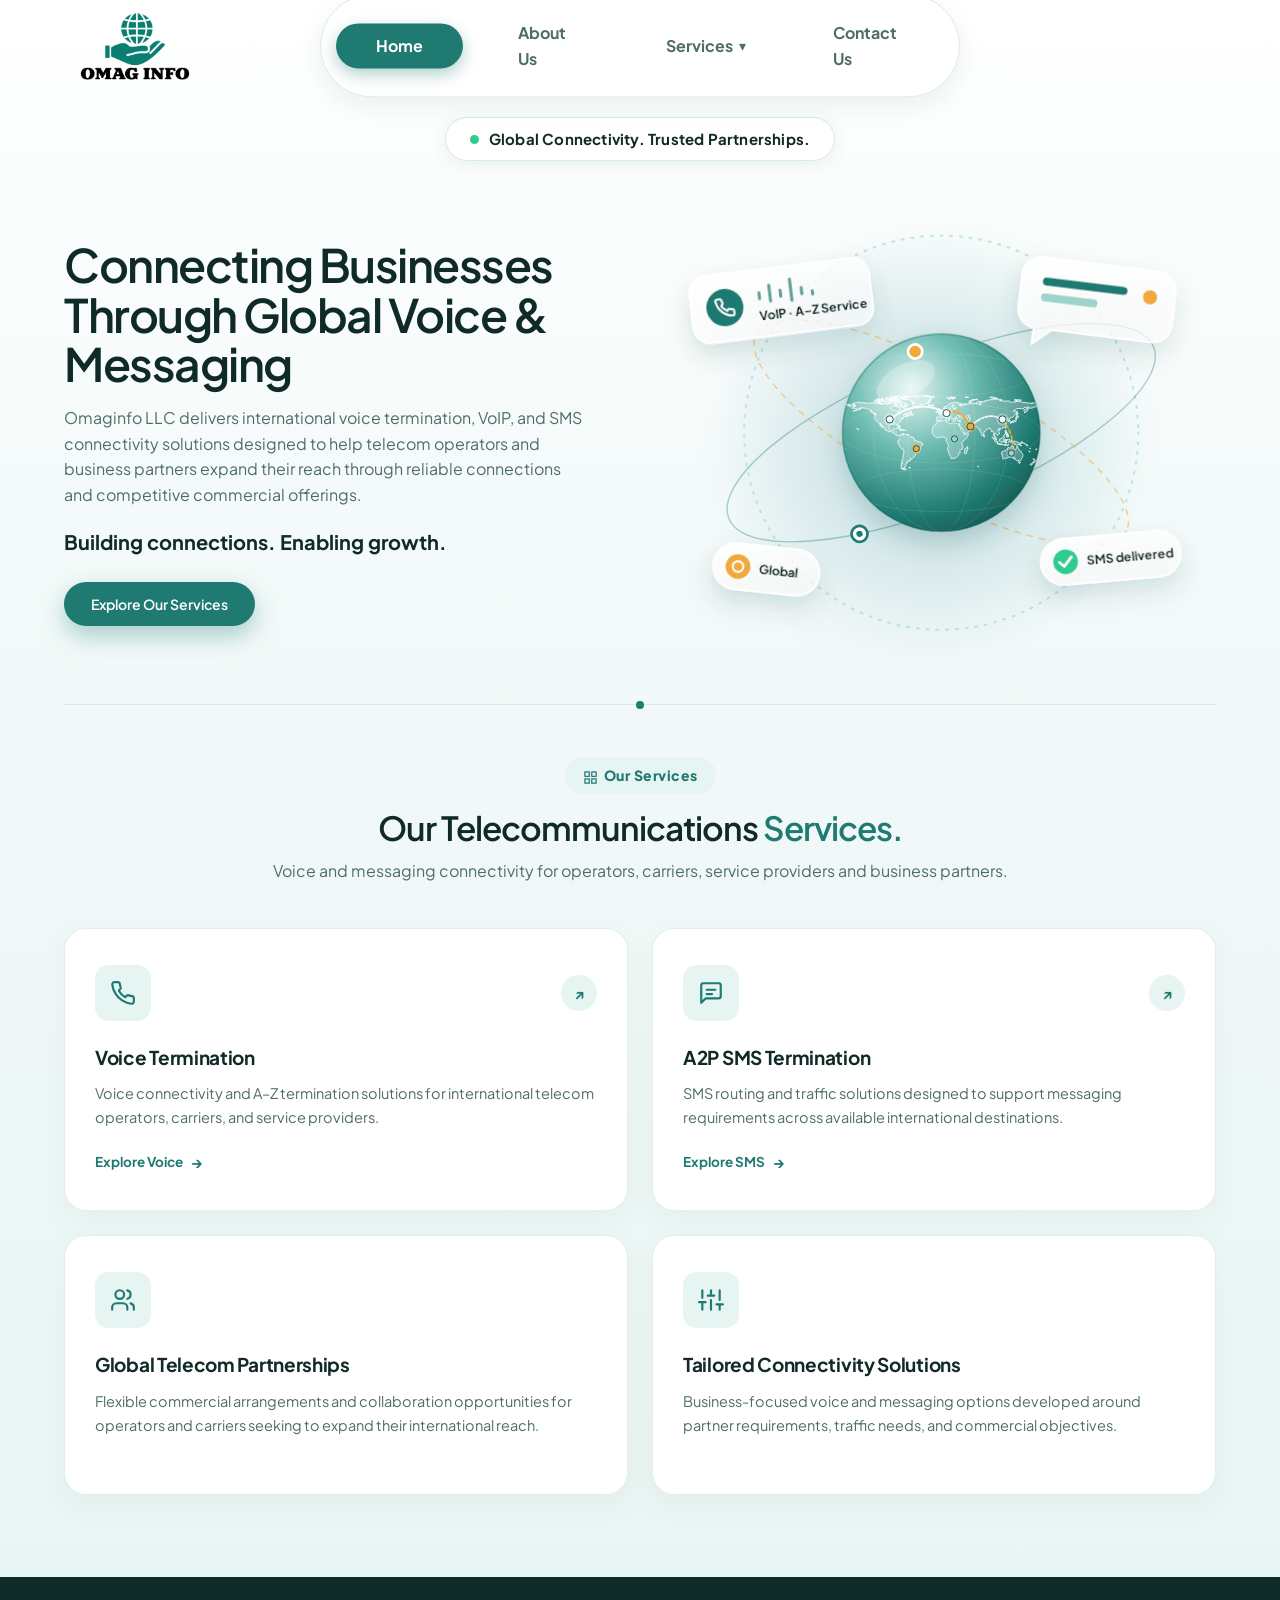
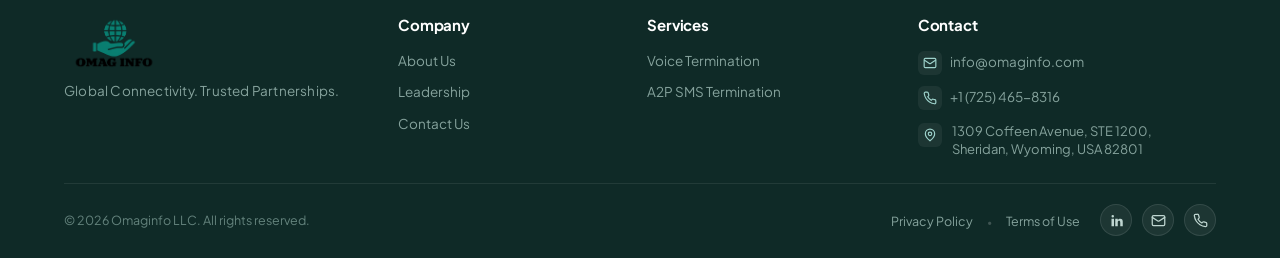
<file: index.html>
<!DOCTYPE html>
<html lang="en">

<head>
  <meta charset="UTF-8" />
  <meta name="viewport" content="width=device-width, initial-scale=1.0" />
  <title>Omaginfo LLC | Global Voice &amp; Messaging Connectivity</title>
  <link rel="icon" type="image/png" href="assets/images/Omag_Logo.png" />
  <link rel="shortcut icon" type="image/png" href="assets/images/favicon.png" />
  <link rel="apple-touch-icon" href="assets/images/Omag_Logo.png" />
  <meta name="description"
    content="Omaginfo LLC delivers international voice termination, VoIP and SMS connectivity solutions for telecom operators, carriers and business partners." />
  <meta property="og:title" content="Omaginfo LLC | Global Voice &amp; Messaging Connectivity" />
  <meta property="og:description"
    content="International voice termination, VoIP and A2P SMS connectivity for operators, carriers and business partners." />
  <meta property="og:type" content="website" />
  <meta property="og:image" content="assets/images/Omag_Logo.png" />
  <link rel="preconnect" href="https://fonts.googleapis.com" />
  <link rel="preconnect" href="https://fonts.gstatic.com" crossorigin />
  <link href="https://fonts.googleapis.com/css2?family=Plus+Jakarta+Sans:wght@400;500;600;700;800&display=swap"
    rel="stylesheet" />
  <link rel="stylesheet" href="assets/css/style.css?v=1.4" />
</head>

<body>
  <div id="scrollBar" aria-hidden="true">
    
  </div>
  <div class="page">
    <header class="navbar" id="navbar">
      <a href="index.html" class="logo" aria-label="Omaginfo LLC home">
        <img src="assets/images/Omag_Logo.png" alt="Omaginfo LLC" class="logo-img" />
      </a>
      <nav class="nav-links" id="navLinks" aria-label="Main">        <a href="index.html" class="active">Home</a>
        <a href="about.html">About Us</a>
        <div class="nav-dd">
          <div class="dd-row"><a href="voice.html">Services</a><button class="dd-toggle" type="button"
              aria-expanded="false" aria-label="Show services menu">▾</button></div>
          <div class="dd-menu">
            <a href="voice.html"><span class="ico-c "><svg viewBox="0 0 24 24" fill="none" stroke="currentColor"
                  stroke-width="2" stroke-linecap="round" stroke-linejoin="round" aria-hidden="true">
                  <path
                    d="M22 16.92v3a2 2 0 0 1-2.18 2 19.79 19.79 0 0 1-8.63-3.07 19.5 19.5 0 0 1-6-6 19.79 19.79 0 0 1-3.07-8.67A2 2 0 0 1 4.11 2h3a2 2 0 0 1 2 1.72c.13.96.36 1.9.7 2.81a2 2 0 0 1-.45 2.11L8.09 9.91a16 16 0 0 0 6 6l1.27-1.27a2 2 0 0 1 2.11-.45c.91.34 1.85.57 2.81.7A2 2 0 0 1 22 16.92z" />
                </svg></span>Voice Termination</a>
            <a href="sms.html"><span class="ico-c "><svg viewBox="0 0 24 24" fill="none" stroke="currentColor"
                  stroke-width="2" stroke-linecap="round" stroke-linejoin="round" aria-hidden="true">
                  <path d="M21 15a2 2 0 0 1-2 2H7l-4 4V5a2 2 0 0 1 2-2h14a2 2 0 0 1 2 2z" />
                  <path d="M8 9h8M8 13h5" />
                </svg></span>A2P SMS Termination</a>
          </div>
        </div>
        <a href="contact.html">Contact Us</a>
      </nav>
      <button class="hamburger" id="hamburger" aria-label="Toggle menu" aria-expanded="false" aria-controls="navLinks">
        <svg viewBox="0 0 20 20" fill="currentColor" aria-hidden="true" width="20" height="20">
          <circle cx="4" cy="4" r="2"/><circle cx="10" cy="4" r="2"/><circle cx="16" cy="4" r="2"/>
          <circle cx="4" cy="10" r="2"/><circle cx="10" cy="10" r="2"/><circle cx="16" cy="10" r="2"/>
          <circle cx="4" cy="16" r="2"/><circle cx="10" cy="16" r="2"/><circle cx="16" cy="16" r="2"/>
        </svg>
      </button>
    </header>

    <div class="page-sec" data-nav="home">
      <section class="hero" id="home">
        <div class="hero-top-badge">
          <span class="pill-tag"><i class="live-dot"></i> Global Connectivity. Trusted Partnerships.</span>
        </div>
        <div class="hero-text reveal">
          <h1>Connecting Businesses Through Global Voice &amp; Messaging</h1>
          <p class="hero-lead">Omaginfo LLC delivers international voice termination, VoIP, and SMS connectivity
            solutions designed to help telecom operators and business partners expand their reach through reliable
            connections and competitive commercial offerings.</p>
          <p class="tagline">Building connections. Enabling growth.</p>
          <div class="hero-cta">
            <a href="#services" class="btn btn-purple">Explore Our Services</a>
          </div>
        </div>
        <div class="hero-art reveal" id="heroArt">
          <svg viewBox="0 0 620 540" xmlns="http://www.w3.org/2000/svg" role="img"
            aria-label="Globe with orbiting voice and messaging connections">
            <defs>
              <radialGradient id="hvBlob" cx=".5" cy=".5" r=".5">
                <stop offset="0" stop-color="#9ED3CC" stop-opacity=".45" />
                <stop offset="1" stop-color="#9ED3CC" stop-opacity="0" />
              </radialGradient>
              <radialGradient id="hvSphere" cx=".35" cy=".28" r=".85">
                <stop offset="0" stop-color="#E6F4F2" />
                <stop offset=".35" stop-color="#6FBDB3" />
                <stop offset=".75" stop-color="#1F7A71" />
                <stop offset="1" stop-color="#134E48" />
              </radialGradient>
              <linearGradient id="hvGlass" x1="0" y1="0" x2="1" y2="1">
                <stop offset="0" stop-color="#fff" stop-opacity=".95" />
                <stop offset="1" stop-color="#fff" stop-opacity=".6" />
              </linearGradient>
              <filter id="hvShadowS" x="-30%" y="-30%" width="160%" height="170%">
                <feDropShadow dx="0" dy="14" stdDeviation="14" flood-color="#134E48" flood-opacity=".18" />
              </filter>
              <filter id="hvShadow" filterUnits="userSpaceOnUse" x="-80" y="-80" width="360" height="280">
                <feDropShadow dx="0" dy="14" stdDeviation="14" flood-color="#134E48" flood-opacity=".18" />
              </filter>
              <clipPath id="hvGlobeClip">
                <circle cx="310" cy="270" r="112" />
              </clipPath>
              <radialGradient id="hvGlobeGlow" cx="50%" cy="50%" r="50%">
                <stop offset="80%" stop-color="#1F7A71" stop-opacity="0" />
                <stop offset="100%" stop-color="#134E48" stop-opacity=".6" />
              </radialGradient>
            </defs>
            <circle cx="310" cy="270" r="250" fill="url(#hvBlob)" />
            <g data-depth="6" fill="none" stroke-linecap="round">
              <circle cx="310" cy="270" r="222" stroke="#9ED3CC" stroke-opacity=".55" stroke-dasharray="2 9"
                stroke-width="2.5" />
              <g transform="translate(310 270) rotate(-22)">
                <ellipse rx="258" ry="82" stroke="#1F7A71" stroke-opacity=".35" stroke-width="1.6" />
              </g>
              <g transform="translate(310 270) rotate(28)">
                <ellipse rx="236" ry="70" stroke="#F2A93B" stroke-opacity=".55" stroke-width="1.6"
                  stroke-dasharray="6 8" />
              </g>
            </g>
                                    <!-- Globe with Full World Map Outline -->
            <g data-depth="12">
              <circle cx="310" cy="270" r="112" fill="url(#hvSphere)" filter="url(#hvShadowS)" />
              <g clip-path="url(#hvGlobeClip)">
                <!-- Subtle Globe Graticule Grid -->
                <g fill="none" stroke="#fff" stroke-opacity="0.14" stroke-width="0.8">
                  <ellipse cx="310" cy="270" rx="38" ry="112" />
                  <ellipse cx="310" cy="270" rx="76" ry="112" />
                  <ellipse cx="310" cy="270" rx="112" ry="34" />
                  <ellipse cx="310" cy="205" rx="98" ry="24" />
                  <ellipse cx="310" cy="335" rx="98" ry="24" />
                </g>

                <!-- World Map Continent Outlines (matching reference) -->
                <path d="M416.9,288.9L417,288.8L417.2,289L417.1,289.3L416.8,289.4L416.4,289.3L416.4,289L416.6,288.8ZM418,288.3L417.6,288.5L417.2,288.6L417.2,288.4L417.5,288.3L417.6,288.2L418,288.1L418,288.1L418,288.3ZM202,288.1L202,288.1L202,288.1L202.1,288L202,288.3L202,288.3L202,288.3L202,288.1ZM339.3,255.4L339.5,255.9L340.1,256L340.5,256.3L341.4,256.4L342.3,256.2L342.4,256.1L342.2,255.7L342.3,255L341.9,254.8L342,254.4L341.6,254.4L341.7,253.9L342.3,254L342.8,253.8L342.4,253.5L342.2,253.1L341.7,253.3L341.7,253.7L341.5,253.3L341.5,253.2L341.6,252.9L341.5,252.7L340.8,252.5L340.5,252L340.2,251.8L340.2,251.6L340.8,251.7L340.8,251.3L341.3,251.2L341.8,251.3L341.9,250.7L341.8,250.3L341.2,250.3L340.7,250.2L340,250.4L339.5,250.6L339.2,250.9L338.6,251L338,251.6L338.6,252.2L338.5,252.6L339.2,253.3L339.5,253.6L339.8,254.1L340.1,254.1L340.2,254.3L339.7,254.3L339.6,254.8L339.5,255L339.3,255.1ZM202,237L202,237L203.5,237.5L205,238.1L205,238.5L205.4,238.6L205.3,238.2L206.9,238.3L208.1,238.8L207.5,239.1L206.5,239.1L206.5,239.7L206.2,239.9L205.7,239.8L205.2,239.6L204.4,239.5L204.3,239.2L203.7,239.1L203,239.2L202.7,239L202.8,238.7L202.1,238.9L202.3,239.2L202,239.4L202,239.4L202,237ZM418,239.4L418,239.4L417.2,239.7L416.4,239.6L417,240L417.3,240.5L417.6,240.6L417.7,240.9L417.5,241L416.4,240.9L414.7,241.3L414.2,241.4L413.3,241.8L412.4,242.2L412.2,242.5L411.3,242.1L409.8,242.5L409.5,242.3L408.9,242.6L408.1,242.5L407.9,242.9L407.2,243.5L407.2,243.7L407.9,243.8L407.8,244.7L407.3,244.7L407,245.2L407.3,245.5L406.2,245.8L406,246.5L405.1,246.6L404.9,247.2L404.1,247.8L403.9,247.4L403.6,246.5L403.3,245.2L403.5,244.3L404.1,244L404.1,243.7L405,243.6L406.1,242.8L407.1,242.2L408.2,241.7L408.7,240.9L408,240.9L407.6,241.4L406.1,242.1L405.6,241.3L404,241.5L402.5,242.6L403,242.9L401.7,243.1L400.8,243.1L400.8,242.7L399.9,242.6L399.1,242.9L397.3,242.8L395.3,243L393.4,244.2L391.1,245.6L392,245.6L392.3,246L392.9,246.2L393.3,245.9L393.9,245.9L394.8,246.6L394.8,247.1L394.4,247.7L394.3,248.4L394,249.3L393.1,250.2L392.9,250.6L392.1,251.3L391.3,252L390.9,252.4L390.1,252.7L389.7,252.7L389.4,252.4L388.6,252.9L388.5,253.1L388.2,253L388,253.2L387.8,253.4L387.8,253.9L387.5,254L387.4,254.1L387.2,254.3L386.8,254.4L386.5,254.6L386.5,254.8L386.4,254.9L386.7,255L387,255.2L387.5,256L387.7,256.3L387.7,257L387.5,257.4L386.9,257.5L386.4,257.7L385.9,257.8L385.8,257.4L385.9,257L385.7,256.4L386.1,256.3L385.7,255.8L385.4,255.6L385.3,255.8L385.2,255.8L385.1,255.7L385,255.6L384.8,255.5L385,255.3L385.1,255.2L385.1,255.1L385.2,254.8L385.2,254.7L384.8,254.6L384.6,254.5L383.7,254.6L383.3,254.9L382.6,255.1L383,254.8L382.8,254.6L383.3,254.2L383,253.8L382.5,254.1L381.8,254.5L381.4,254.9L380.8,254.9L380.5,255.2L380.8,255.6L381.3,255.7L381.3,255.9L381.8,256.1L382.5,255.7L383,255.9L383.4,255.9L383.5,256.3L382.7,256.4L382.4,256.7L381.8,257L381.5,257.5L382.1,257.8L382.4,258.4L382.7,258.9L383.1,259.4L383.1,259.8L382.8,260L382.9,260.3L383.3,260.5L383.2,261L383,261.5L382.7,261.5L382.2,262.2L381.8,263L381.2,263.7L380.4,264.2L379.5,264.7L378.9,264.8L378.5,265.1L378.3,264.9L377.9,265.2L377.1,265.5L376.5,265.6L376.3,266.2L375.9,266.2L375.8,265.8L375.9,265.6L375.1,265.4L374.8,265.5L374,266L373.5,266.6L373.4,267L373.9,267.6L374.4,268.4L375,268.8L375.3,269.2L375.6,270.4L375.5,271.4L375,271.8L374.3,272.2L373.8,272.7L373.1,273.2L372.9,272.9L373,272.5L372.6,272.1L372.1,272L371.9,271.7L371.6,271.1L371,270.8L370.5,270.8L370.6,270.4L370.1,270.4L370,271L369.7,271.9L369.5,272.4L369.5,272.9L369.9,272.9L370.2,273.4L370.3,274L370.6,274.3L371,274.4L371.3,274.7L371.4,274.7L371.8,275.1L372,275.5L372.1,275.9L372,276.2L372.1,276.4L372.1,276.7L372.3,276.9L372.5,277.4L372.5,277.6L372.1,277.7L371.5,277.2L370.8,276.8L370.8,276.4L370.4,276L370.3,275.5L370.1,275.2L370.2,274.8L370.1,274.5L369.8,274.3L369.7,274L369.4,273.7L369.1,273.4L369,273.7L368.9,273.4L369,273L369.1,272.5L369.1,272L369.3,271.5L369.1,271.2L369.1,270.5L368.9,270.2L368.7,269.5L368.6,268.7L368.3,268.3L367.9,268.6L367.2,269L366.9,268.9L366.5,268.8L366.7,268L366.6,267.5L366.1,266.8L366.2,266.6L365.8,266.5L365.4,266L365.3,265.7L365.2,265.4L365.1,265.1L364.9,264.8L364.3,264.7L364.4,265L364.2,265.3L363.9,265.2L363.8,265.3L363.7,265.2L363.4,265.2L363.3,265.4L362.9,265.4L362.2,265.5L362.2,266L361.9,266.3L361,266.7L360.4,267.4L359.9,267.8L359.3,268.2L359.3,268.5L359,268.6L358.5,268.8L358.2,268.9L358,269.3L358.1,270.1L358.2,270.6L357.9,271.2L357.9,272.2L357.6,272.2L357.3,272.7L357.5,272.9L357,273.1L356.8,273.5L356.5,273.6L356,273.1L355.7,272.2L355.4,271.6L355.2,271.3L354.9,270.8L354.8,270L354.7,269.6L354.1,268.8L353.9,267.7L353.7,266.9L353.7,266.2L353.6,265.6L352.7,266L352.3,265.9L351.5,265.2L351.8,264.9L351.6,264.7L350.9,264.2L350.5,264L350.3,263.6L349.8,263.2L348.7,263.3L347.7,263.3L346.9,263.4L345.8,263.2L345.1,263L344.4,263L344.2,262.2L343.9,262.1L343.4,262.2L342.8,262.5L342.1,262.3L341.5,261.9L340.9,261.7L340.5,261.1L340.1,260.3L339.7,260.4L339.4,260.2L339.1,260.5L338.8,260.4L338.9,260.7L338.9,260.8L339,261.3L339.3,261.8L339.6,261.9L339.7,262.1L340.1,262.4L340.1,262.6L340.1,262.8L340.1,263L340.3,263.2L340.4,263.4L340.5,263.6L340.4,263.1L340.6,262.8L340.8,262.7L341,262.9L341,263.3L340.8,263.6L340.9,263.9L341.1,263.8L341.1,264L341.5,263.9L342,263.9L342.4,263.9L342.8,263.5L343.3,263.1L343.6,262.8L343.8,262.6L343.9,262.6L343.8,262.9L343.8,263L343.8,263.5L344.1,263.9L344.4,264.1L344.9,264.2L345.2,264.3L345.5,264.6L345.7,264.8L345.9,264.9L345.9,265L345.7,265.4L345.6,265.5L345.3,265.7L345.1,266.2L344.8,266.1L344.7,266.3L344.6,266.6L344.7,267L344.6,267L344.3,267L344,267.3L343.9,267.6L343.8,267.7L343.4,267.7L343.2,267.8L343.2,268.1L342.9,268.2L342.5,268.2L342.1,268.4L341.9,268.4L341.4,268.6L341.3,268.8L341.3,269.1L340.7,269.3L339.7,269.6L339.2,270L338.9,270L338.8,270L338.4,270.3L338,270.4L337.5,270.4L337.4,270.4L337.2,270.6L337.1,270.6L337,270.8L336.7,270.8L336.5,270.9L336.1,270.8L335.9,270.5L336,270.1L335.9,270L335.7,269.5L335.6,269.3L335.7,269.3L335.6,269L335.7,268.9L335.7,268.6L335.6,268.3L335.4,268.2L335.4,267.9L335.1,267.7L334.7,267.2L334.6,266.7L334.1,266.3L333.9,266.2L333.5,265.6L333.4,265.2L333.4,264.9L333.1,264.2L332.8,264L332.5,263.8L332.3,263.5L332.3,263.4L332.2,263L332,262.9L331.8,262.5L331.4,262L331.1,261.6L330.8,261.6L330.9,261.2L330.9,261L331,260.8L331,260.7L330.8,261L330.7,261.4L330.5,261.7L330.4,261.8L330.2,261.6L329.9,261.4L329.5,260.5L329.4,260.6L329.6,261.2L330,261.8L330.5,262.7L330.7,263.1L330.9,263.4L331.4,264.1L331.3,264.2L331.3,264.5L332,265.1L332.1,265.2L332.3,265.8L332.2,265.9L332.3,266.5L332.5,267.2L332.7,267.4L333,267.6L333.4,268.3L333.6,268.9L333.9,269.1L334.7,269.7L335,270.1L335.4,270.4L335.6,270.6L335.8,270.8L336,271L336,271.2L335.6,271.4L335.9,271.5L336.1,271.6L336.2,271.9L336.5,272.1L336.8,272.1L337.3,272L338,271.9L338.5,271.7L338.8,271.7L339,271.6L339.4,271.6L339.6,271.6L339.8,271.5L340.2,271.4L340.4,271.2L340.7,271.2L340.7,271.4L340.6,271.7L340.6,272L340.5,272.2L340.3,272.9L340,273.6L339.7,274.3L339.2,275.2L338.6,275.9L337.9,276.7L337.3,277.2L336.4,277.8L335.9,278.2L335.2,279L335.1,279.3L335,279.4L334.5,279.7L334.4,279.9L334.2,280L334.1,280.4L333.9,280.6L333.8,281L333.5,281.2L333.5,281.2L333.2,282L333.3,282.3L333.7,282.5L333.7,282.7L333.5,283L333.6,283.2L333.5,283.5L333.7,283.9L334,284.5L334.2,284.6L334.3,284.9L334.3,285.5L334.3,286L334.4,286.9L334.5,287.2L334.3,287.7L334.1,288.1L333.7,288.4L333.1,288.7L332.4,289L331.8,289.6L331.5,289.7L331.1,290.1L330.9,290.3L330.8,290.7L331.1,291.2L331.2,291.5L331.2,291.7L331.3,291.7L331.3,292.3L331.2,292.5L331.4,292.6L331.3,292.9L331,293.1L330.5,293.3L329.8,293.6L329.5,293.8L329.6,294.1L329.8,294.1L329.7,294.5L329.5,294.9L329.5,295.4L329.3,295.7L328.9,296L328.8,296.1L328.5,296.4L328.4,296.7L328,297.1L327.4,297.7L326.9,298.1L326.5,298.3L325.9,298.6L325.5,298.6L325.5,298.8L325.1,298.7L324.8,298.8L324.2,298.7L323.8,298.8L323.5,298.7L322.9,299L322.4,299.1L322,299.3L321.8,299.3L321.5,299.1L321.3,299.1L321.1,298.8L321,298.9L320.9,298.7L321,298.4L320.8,298L320.9,297.9L320.9,297.4L320.5,296.8L320.2,296.3L320.2,296.3L319.8,295.6L319.4,295.1L319.1,294.7L319,294.1L318.8,293.6L318.6,292.7L318.6,292L318.6,291.7L318.3,291.4L318,290.9L317.7,290.2L317.6,289.8L317.1,289.3L317,288.8L317,288.4L317.1,287.9L317.3,287.3L317.3,287.1L317.5,286.5L317.6,286.3L318,285.9L318.2,285.6L318.2,285.2L318.2,284.8L318,284.6L317.9,284.3L317.7,283.9L317.8,283.8L317.9,283.5L317.8,283L317.6,282.6L317.3,282.2L317.4,282.1L317.3,281.9L317.1,281.4L316.7,280.8L316,280.2L315.6,279.7L315.3,279.1L315.3,278.9L315.4,278.7L315.6,278.2L315.7,277.8L315.6,277.7L315.8,277L315.9,276.6L315.6,276.2L315.4,276.1L315.2,275.8L315.1,275.7L315.1,275.5L314.5,275.8L314.2,275.7L314,275.9L313.5,275.9L313.2,275.5L313,275L312.6,274.6L312.1,274.7L311.6,274.7L311.1,274.7L310.6,274.9L309.7,275.2L309.4,275.4L308.8,275.6L308.3,275.4L308,275.4L307.6,275.3L307.2,275.3L306.5,275.4L306.1,275.6L305.5,275.8L305.4,275.8L305.2,275.8L304.6,275.5L304.1,275.1L303.5,274.7L303.1,274.3L303,274.3L302.5,274.1L302.2,273.7L302.1,273.5L302.1,273.1L301.8,272.7L301.6,272.5L301.4,272.4L301.3,272.3L301.2,272L301.1,271.9L300.9,271.8L300.6,271.5L300.3,271.5L300.2,271.3L300.2,271.2L300,271.1L300,271L299.9,270.5L300,270.3L299.7,269.8L299.4,269.6L299.7,269.5L300,269L300.1,268.7L300.1,268.4L300.2,268.1L300.3,267.5L300.2,267L300.2,266.7L300.2,266.4L300.1,266.1L299.8,265.8L299.8,265.6L299.8,265.3L300,265.1L300.2,264.8L300.2,264.6L300.4,264.2L300.7,263.8L300.9,263.7L301.1,263.3L301.1,263L301.3,262.7L301.7,262.4L302.1,261.8L302.1,261.8L302.4,261.6L303,261.5L303.5,261.1L303.8,261L304.3,260.4L304.1,259.7L304.3,259.2L304.4,258.9L304.8,258.5L305.4,258.2L305.9,257.9L306.3,257.3L306.4,257L306.9,257L307.2,257.2L307.8,257.2L308.4,257.3L308.7,257.3L309.3,257L309.9,256.9L310.3,256.6L310.9,256.4L311.9,256.3L312.9,256.3L313.2,256.4L313.8,256.1L314.4,256.1L314.6,256.3L315.1,256.2L315.7,256L316.1,256.1L316.1,256.4L316.6,256.2L316.7,256.3L316.4,256.6L316.4,256.8L316.6,257L316.5,257.5L316.1,257.8L316.2,258.1L316.5,258.1L316.7,258.4L316.9,258.5L317.6,258.7L317.9,258.7L318.4,258.8L319.1,259.1L319.4,259.6L320,259.7L320.8,260L321.5,260.2L321.7,260.1L322,259.8L321.9,259.4L322.1,259.1L322.5,258.8L322.9,258.7L323.7,258.8L323.9,259.1L324.2,259.1L324.4,259.2L325,259.3L325.1,259.5L325.9,259.5L326.5,259.6L327.1,259.8L327.3,259.9L327.8,259.7L328.1,259.5L328.6,259.5L329,259.6L329.2,259.8L329.3,259.7L329.8,259.8L330.3,259.8L330.6,259.7L330.7,259.5L330.7,259.4L330.9,259.2L331,258.7L331.1,258.6L331.1,258.6L331.3,258.1L331.6,257.6L331.6,257.6L331.5,257.2L331.7,256.9L331.5,256.6L331.7,256.4L331.3,256.5L330.8,256.3L330.4,256.7L329.5,256.7L329,256.4L328.4,256.4L328.2,256.7L327.8,256.7L327.2,256.4L326.6,256.4L326.2,255.8L325.8,255.5L326.1,255L325.7,254.7L326.4,254.2L327.3,254.1L327.5,253.7L328.7,253.8L329.4,253.4L330.1,253.2L331.1,253.2L332.1,253.6L333,253.8L333.7,253.7L334.2,253.8L334.9,253.5L335,253.2L334.9,252.8L334.5,252.6L334.2,252.5L334,252.3L333.2,251.8L332.5,251.6L332,251.3L332.4,251.2L332.9,250.7L332.6,250.4L333.5,250.2L333.5,250.1L332.9,250.1L332.5,250.2L332.1,250.4L331.5,250.4L331,250.6L331,251L331,251L331.3,251.2L331.9,251.1L331.8,251.3L331.1,251.4L330.3,251.8L330,251.7L330.1,251.4L329.5,251.2L329.6,251.1L330.2,250.9L330.1,250.8L330,250.8L329,250.6L329,250.4L328.4,250.5L328.2,250.8L327.8,251.2L327.8,251.4L327.5,251.5L327.3,251.5L327.1,252.2L326.8,252.4L326.6,252.9L326.8,253.2L326.9,253.4L327.4,253.6L327.3,253.8L326.6,253.8L326.3,254L325.8,254.3L325.6,254L325.6,253.9L325.3,253.9L325,253.8L324.2,254L324.6,254.3L324.3,254.4L324,254.4L323.7,254.1L323.6,254.3L323.7,254.6L324,254.9L323.8,255L324.1,255.3L324.4,255.5L324.4,255.8L323.9,255.7L324,256L323.7,256L323.9,256.6L323.5,256.6L323,256.3L322.8,255.8L322.7,255.4L322.4,255.1L322.1,254.8L322.1,254.6L322,254.6L322,254.5L321.6,254.3L321.6,254L321.6,253.6L321.7,253.4L321.6,253.3L321.5,253.2L321.3,253L321.1,252.9L320.5,252.7L320.2,252.5L319.6,252.3L319.1,251.9L319.2,251.8L319,251.6L318.9,251.4L318.6,251.3L318.4,251.5L318.2,251.3L318.2,251.1L318.2,251.1L318.4,251.1L317.9,251L317.4,251.2L317.4,251.5L317.4,251.6L317.6,252L318.1,252.3L318.4,252.8L319.1,253.2L319.6,253.2L319.7,253.4L319.5,253.5L320.1,253.7L320.5,253.9L321,254.2L321.1,254.3L321,254.5L320.6,254.2L320.1,254.1L319.9,254.5L320.3,254.8L320.2,255.1L320,255.1L319.7,255.6L319.4,255.7L319.4,255.5L319.5,255.2L319.7,255L319.4,254.7L319.2,254.4L319,254.3L318.8,254L318.4,253.9L318.2,253.7L317.7,253.7L317.3,253.4L316.7,253L316.3,252.7L316.1,252.1L315.8,252L315.3,251.8L315.1,251.9L314.7,252.1L314.5,252.2L313.9,252.5L312.7,252.4L311.9,252.6L311.8,252.9L311.8,253.3L311.3,253.7L310.5,253.8L310.4,254L310.1,254.3L309.8,254.8L310.1,255.2L309.7,255.4L309.6,255.8L309.1,255.9L308.7,256.4L308,256.4L307.4,256.4L307,256.6L306.8,256.8L306.5,256.8L306.3,256.6L306.1,256.2L305.5,256.2L305.3,256.3L305,256.2L304.7,256.3L304.8,255.8L304.7,255.5L304.4,255.4L304.3,255.2L304.3,254.8L304.6,254.6L304.6,254.3L304.7,254L304.7,253.7L304.6,253.5L304.6,253.3L304.6,252.9L304.4,252.6L305.2,252.2L305.9,252.3L306.8,252.3L307.4,252.4L307.9,252.3L308.9,252.4L309.2,252L309.3,250.8L308.7,250.2L308.2,249.9L307.3,249.6L307.2,249.2L308,249.1L309,249.2L308.8,248.5L309.4,248.8L310.8,248.3L311,247.8L311.5,247.7L312,247.6L312.3,247.4L312.8,246.6L313.6,246.3L314.1,246.3L314.3,246.2L314.8,246.2L314.9,246.3L315.3,246L315.1,245.8L315.1,245.4L314.9,245.1L314.9,244.5L315,244.3L315.1,244.1L315.7,244.1L315.9,243.9L316.3,243.8L316.3,244.1L316.2,244.3L316.2,244.4L316.5,244.5L316.4,244.8L316.2,244.7L315.8,245.1L316,245.4L316,245.7L316.6,245.8L316.6,246L317.2,245.9L317.5,245.7L318.2,246L318.5,246.2L318.9,246L319.8,245.7L320.6,245.5L321.2,245.6L321.2,245.7L321.8,245.8L321.9,245.5L322.8,245.3L322.6,244.8L322.7,244.3L322.9,244L323.5,243.8L324,244.2L324.5,244.2L324.6,243.7L324.7,243.4L324.4,243.5L324.1,243.2L324,242.9L324.8,242.7L325.5,242.6L326.2,242.7L326.8,242.7L327.5,242.4L326.8,242.1L325.8,242.2L324.7,242.4L323.7,242.5L323.4,242.2L322.8,242L322.9,241.4L322.6,240.8L322.9,240.5L323.5,240.1L324.8,239.5L325.2,239.3L325.2,239.1L324.3,238.8L323.3,239L322.7,239.4L322.8,239.8L321.9,240.2L320.7,240.8L320.3,241.6L320.7,242L321.3,242.4L320.7,243L320.1,243.2L319.9,244.2L319.5,244.7L318.8,244.7L318.5,245.2L317.8,245.2L317.6,244.6L317.1,243.9L316.6,243.1L316.2,242.7L315,243.4L314.2,243.6L313.4,243.3L313.2,242.6L313,241.2L313.5,240.8L315.1,240.3L316.3,239.7L317.4,238.9L318.9,237.7L319.9,237.3L321.5,236.5L322.8,236.3L323.8,236.3L324.7,235.8L325.8,235.8L326.9,235.7L328.8,236.1L328,236.3L328.7,236.7L329.3,236.5L330.3,236.8L331.9,237L334.2,237.7L334.6,237.9L334.7,238.3L334,238.7L333,238.8L330.4,238.4L329.9,238.4L330.9,238.9L330.9,239.1L331,239.8L331.7,239.9L332.2,240.1L332.3,239.8L331.9,239.6L332.3,239.3L333.8,239.7L334.3,239.6L333.9,239.1L335.3,238.5L335.8,238.6L336.4,238.8L336.7,238.4L336.2,238L336.5,237.6L336.1,237.3L337.8,237.5L338.1,237.8L337.3,237.9L337.3,238.2L337.8,238.4L338.7,238.3L338.9,237.9L340.1,237.6L342.2,237.1L342.7,237.1L342.1,237.5L342.8,237.6L343.3,237.3L344.4,237.3L345.3,237.1L346,237.4L346.6,237L346,236.7L346.3,236.5L348.1,236.7L348.9,236.9L351.1,237.6L351.5,237.2L350.9,236.9L350.9,236.8L350.2,236.7L350.4,236.5L350,236L350,235.8L351.1,235.2L351.5,234.7L352,234.6L353.6,234.7L353.7,235.1L353.1,235.6L353.5,235.8L353.7,236.2L353.5,237L354.2,237.4L353.9,237.8L352.8,238.6L353.5,238.7L353.7,238.5L354.4,238.3L354.5,238L355,237.8L354.7,237.4L355,237L354.3,237L354.2,236.6L354.6,236L353.9,235.5L354.9,235.1L354.8,234.7L355.1,234.7L355.4,235L355.2,235.6L355.8,235.7L355.5,235.3L356.5,235L357.8,235L358.9,235.4L358.4,234.9L358.3,234.2L359.3,234.1L360.8,234.1L362.1,234L361.6,233.7L362.3,233.3L363,233.3L364.2,233L365.7,232.9L365.9,232.8L367.5,232.7L368,232.9L369.4,232.5L370.5,232.6L370.6,232.3L371.2,232L372.6,231.8L373.6,232L372.8,232.1L374.2,232.2L374.3,232.5L374.9,232.4L376.6,232.4L378,232.7L378.5,232.9L378.3,233.2L377.7,233.4L376.1,233.7L375.6,233.9L376.4,234L377.3,234.1L377.8,234L378.1,234.4L378.4,234.3L379.3,234.2L381.3,234.3L381.4,234.5L383.9,234.6L384,234.2L385.2,234.3L386.2,234.3L387.2,234.6L387.4,235L387.1,235.2L387.8,235.7L388.8,235.9L389.4,235.3L390.3,235.6L391.3,235.4L392.5,235.6L392.9,235.4L393.9,235.5L393.5,235L394.3,234.7L399.7,235.1L400.2,235.4L401.8,235.9L404.2,235.8L405.4,235.9L405.9,236.1L405.8,236.6L406.6,236.7L407.4,236.6L408.4,236.6L409.6,236.7L410.7,236.7L411.7,237.2L412.5,237L412,236.6L412.3,236.4L414.2,236.5L415.4,236.5L417.2,236.8L418,237L418,239.4ZM225.4,236.6L226.5,236.7L227.5,237L228.1,237.1L228.6,236.8L229.4,236.6L230.2,236.7L231.1,236.4L232.1,236.3L232.5,236.5L233,236.4L233.1,236.1L233.5,236.2L234.5,236.7L235.3,236.3L235.4,236.8L236.2,236.7L236.4,236.5L237.1,236.5L238,236.8L239.4,237L240.3,237.1L240.9,237.1L241.7,237.4L240.8,237.7L241.9,237.8L243.5,237.7L244,237.6L244.7,238L245.3,237.7L244.7,237.4L245.1,237.2L245.8,237.2L246.3,237.1L246.8,237.3L247.4,237.6L248.1,237.6L249.1,237.8L250.1,237.7L250.9,237.7L250.9,237.4L251.4,237.3L252.3,237.5L252.3,238L252.7,237.6L253.2,237.6L253.5,237L252.8,236.6L252.1,236.4L252.2,235.7L252.9,235.3L253.7,235.4L254.3,235.6L255.1,236.3L254.6,236.6L255.7,236.7L255.7,237.3L256.5,236.9L257.2,237.2L257,237.7L257.6,238.1L258.2,237.7L258.7,237.1L258.7,236.5L259.5,236.5L260.4,236.6L261.2,236.9L261.3,237.2L260.8,237.5L261.2,237.9L261.2,238.1L260,238.6L259.2,238.7L258.5,238.5L258.4,238.8L257.8,239.3L257.6,239.5L256.9,240L256.1,240L255.6,240.2L255.5,240.6L254.8,240.7L254.1,241.2L253.5,241.9L253.2,242.3L253.2,243L254.1,243.1L254.3,243.7L254.6,244.2L255.5,244L256.6,244.3L257.2,244.5L257.6,244.8L258.4,245L259,245.2L260,245.3L260.6,245.3L260.5,245.8L260.7,246.4L261.2,247.1L262.1,247.7L262.5,247.5L262.8,246.9L262.5,245.9L262.1,245.6L263.1,245.3L263.7,244.9L264.1,244.5L264,244.1L263.6,243.6L262.9,243.1L263.6,242.5L263.3,242L263.1,241L263.6,240.9L264.6,241L265.2,241.1L265.7,240.9L266.3,241.1L267,241.5L267.2,241.7L268.2,241.8L268.2,242.3L268.4,243L269,243.1L269.4,243.5L270.3,243.1L270.9,242.5L271.3,242.2L271.7,242.7L272.5,243.5L273.2,244.2L272.9,244.6L273.7,244.9L274.3,245.3L275.2,245.4L275.6,245.6L275.8,246.1L276.3,246.2L276.5,246.4L276.6,247.1L276.2,247.3L275.7,247.6L274.7,247.8L274,248.3L273,248.4L271.7,248.2L270.8,248.2L270.2,248.3L269.7,248.7L268.9,249L268,249.8L267.3,250.3L267.8,250.2L268.8,249.4L270.1,248.9L271,248.9L271.5,249.2L270.9,249.6L271.1,250.2L271.3,250.7L272.1,251L273.1,250.9L273.7,250.2L273.7,250.6L274.1,250.9L273.4,251.3L272,251.6L271.5,251.9L270.8,252.3L270.3,252.2L270.3,251.7L271.3,251.2L270.4,251.3L269.7,251.3L269.8,251.5L269.2,251.8L268.6,252L267.9,252.2L267.6,252.6L267.5,252.7L267.5,253L267.7,253.3L268,253.3L267.9,253.1L268.1,253.3L268,253.4L267.6,253.5L267.3,253.5L266.9,253.6L266.6,253.6L266.3,253.7L265.8,253.9L266.7,253.7L266.8,253.9L266,254L265.6,254L265.6,254L265.4,254.1L265.6,254.2L265.5,254.6L265.1,255L265,254.9L264.9,254.9L264.7,254.7L264.8,255L265,255.1L265,255.4L264.8,255.6L264.4,256.1L264.4,256.1L264.6,255.6L264.3,255.4L264.2,254.9L264.1,255.2L264.2,255.6L263.8,255.5L264.2,255.7L264.2,256.2L264.4,256.3L264.5,256.5L264.6,257.1L264.2,257.5L263.6,257.7L263.2,258.1L262.9,258.1L262.6,258.3L262.5,258.5L261.8,258.9L261.5,259.2L261.2,259.5L261.1,260L261.2,260.4L261.4,260.9L261.7,261.3L261.7,261.6L262,262.3L261.9,262.7L261.9,262.9L261.8,263.3L261.6,263.4L261.3,263.3L261.2,263L261,262.9L260.7,262.4L260.4,261.9L260.3,261.7L260.4,261.3L260.2,260.9L259.8,260.4L259.5,260.4L258.9,260.6L258.8,260.6L258.5,260.3L258.2,260.2L257.5,260.2L256.9,260.2L256.5,260.2L256.2,260.3L256.4,260.5L256.3,260.7L256.5,260.8L256.4,260.9L256.1,260.8L255.9,260.9L255.5,260.9L255,260.6L254.5,260.7L254.1,260.5L253.7,260.6L253.2,260.7L252.6,261.2L252,261.4L251.7,261.7L251.6,262L251.6,262.4L251.6,262.7L251.7,262.9L251.5,263.4L251.4,263.8L251.3,264.7L251.3,264.9L251.4,265.3L251.6,265.6L251.7,266L252.1,266.5L252.2,266.8L252.5,267.1L253.1,267.3L253.3,267.5L253.9,267.4L254.3,267.3L254.8,267.2L255.2,267.1L255.5,266.8L255.7,266.5L255.7,266L255.8,265.8L256.2,265.7L256.9,265.5L257.4,265.5L257.8,265.5L257.9,265.6L257.9,265.9L257.6,266.3L257.4,266.6L257.5,266.7L257.4,267L257.3,267.5L257.1,267.3L257,267.3L257,267.4L257.1,267.4L257.1,267.6L257,267.8L257.1,267.9L257,268.1L257.1,268.2L257,268.5L256.9,268.7L256.8,268.7L256.6,268.9L256.8,269L256.9,268.9L257.1,269L257.1,269L257.3,268.9L257.4,268.9L257.5,268.9L257.6,268.9L257.9,269L258.1,268.9L258.3,268.9L258.4,268.8L258.6,268.8L258.7,268.9L258.9,268.9L259,268.8L259.3,268.9L259.4,268.9L259.6,269L259.7,269.2L260,269.2L260.1,269.4L260.1,269.5L260,269.6L260.1,269.8L260,270L259.9,270.3L259.9,270.5L259.9,270.7L259.9,271L259.8,271L259.8,271.3L259.8,271.4L259.7,271.6L259.7,271.7L259.8,271.8L260,272.2L260.2,272.4L260.5,272.7L260.7,272.9L260.7,273L260.9,273L261,273L261.1,273.1L261.4,273.1L261.7,272.9L262.1,272.8L262.3,272.6L262.6,272.7L262.6,272.7L262.9,272.8L263.2,272.9L263.4,273L263.6,273.2L263.9,273.2L264.3,272.8L264.6,272.7L264.6,272.5L264.7,272L265.1,271.8L265.4,271.7L265.5,271.6L266,271.7L266.4,271.4L266.7,271.2L266.9,270.9L267.2,271L267.3,271.1L267.2,271.3L267.2,271.5L266.8,271.6L267,271.8L267,272.1L266.8,272.5L267,273L267.2,272.9L267.4,272.5L267.2,272.3L267.2,271.8L267.9,271.6L267.8,271.3L268,271.1L268.3,271.5L268.7,271.5L269.1,271.9L269.1,272.1L269.6,272.1L270.3,272L270.6,272.3L271.1,272.4L271.4,272.2L271.4,272L272.2,272L272.9,272L272.4,272.2L272.6,272.4L273,272.5L273.5,272.8L273.6,273.3L273.9,273.2L274.1,273.4L274.5,273.6L274.9,274L274.9,274.3L275.2,274.3L275.5,274.6L275.7,274.8L276.4,274.9L276.5,274.8L277,274.8L277.6,275L277.8,275L278.3,275.2L278.9,275.7L279,275.9L279.2,275.9L279.4,276.2L279.7,277.3L280,277.4L280,277.8L279.6,278.3L279.8,278.5L280.8,278.6L280.8,279.2L281.3,278.8L282.1,279L283.1,279.3L283.3,279.7L283.3,280L283.9,279.8L285.1,280.2L286,280.1L286.9,280.6L287.7,281.3L288.1,281.5L288.6,281.5L288.9,281.7L289.1,282.5L289.2,282.8L288.9,283.8L288.6,284.2L287.8,285L287.4,285.7L286.9,286.2L286.8,286.2L286.6,286.7L286.7,287.8L286.5,288.7L286.4,289.1L286.2,289.4L286.1,290.2L285.5,291L285.4,291.6L284.9,291.8L284.8,292.2L284.2,292.2L283.2,292.4L282.8,292.7L282.1,292.9L281.4,293.3L280.9,293.9L280.8,294.4L280.9,294.7L280.8,295.3L280.7,295.6L280.2,295.9L279.6,297L279.1,297.5L278.6,297.8L278.4,298.3L278,298.7L277.7,299L277,299.4L276.6,299.3L276.3,299.3L275.7,299.1L275.3,299.1L274.9,298.8L274.9,299.1L275.7,299.6L275.6,300L276,300.3L275.9,300.6L275.4,301.3L274.5,301.6L273.3,301.8L272.6,301.7L272.7,302.1L272.6,302.5L272.7,302.8L272.4,303L271.7,303.1L271.2,302.9L270.9,303L271,303.6L271.4,303.8L271.7,303.6L271.9,303.9L271.4,304.1L270.9,304.5L270.8,305.1L270.7,305.4L270.1,305.4L269.6,305.7L269.5,306.2L270,306.6L270.6,306.8L270.4,307.3L269.7,307.6L269.3,308.3L268.8,308.6L268.5,308.8L268.7,309.5L269.1,309.8L268.9,309.8L268.3,309.8L268,309.9L267.5,310.1L267.4,310.7L267.1,310.7L266.5,310.5L265.8,310.1L265,309.8L264.8,309.4L265,309L264.7,308.6L264.6,307.6L264.9,307L265.5,306.6L264.6,306.4L265.2,305.9L265.4,304.9L266.1,305.1L266.4,303.8L266,303.7L265.8,304.4L265.4,304.3L265.6,303.5L265.8,302.4L266.1,302L265.9,301.4L265.8,300.7L266.1,300.7L266.5,299.7L266.9,298.8L267.1,297.9L267,297L267.2,296.5L267.1,295.7L267.5,295L267.6,293.8L267.8,292.6L267.9,291.2L267.9,290.3L267.8,289.4L267.2,289.1L267.1,288.8L265.9,288.2L264.9,287.6L264.4,287.2L264.1,286.7L264.2,286.5L263.7,285.7L263.1,284.6L262.6,283.4L262.3,283.2L262.1,282.7L261.7,282.3L261.2,282.1L261.4,281.8L261.2,281.3L261.3,280.8L261.8,280.5L262.1,280L262,279.7L261.8,280L261.4,279.8L261.5,279.6L261.4,279L261.6,279L261.8,278.6L262,278.2L261.9,277.9L262.3,277.8L262.7,277.6L262.6,277.4L262.8,277.4L262.8,277L262.9,276.8L263.2,276.8L263.5,276.4L263.7,276.1L263.5,276L263.6,275.6L263.5,275.1L263.6,274.9L263.5,274.4L263.3,274.1L263.1,273.9L262.9,273.6L263.1,273.4L262.9,273.4L262.8,273.2L262.5,273L262.3,273.1L262.1,273.3L261.9,273.4L261.8,273.4L261.7,273.6L262,273.9L261.8,274L261.7,274L261.5,274.1L261.4,273.7L261.3,273.8L261.1,273.8L261,273.5L260.7,273.5L260.6,273.4L260.3,273.4L260.3,273.6L260.2,273.5L259.9,273.3L259.8,273.2L259.8,273.1L259.8,273L259.7,272.8L259.4,272.7L259.2,272.6L259.2,272.5L259,272.4L259.1,272.5L258.9,272.7L258.8,272.5L258.6,272.5L258.5,272.3L258.5,272.1L258.6,272L258.4,271.9L258.6,271.8L258.4,271.6L258.1,271.3L258,271.1L257.7,270.9L257.4,270.7L257.5,270.6L257.6,270.7L257.6,270.6L257.5,270.4L257.3,270.4L257.3,270.5L256.9,270.5L256.7,270.5L256.4,270.3L256.1,270.3L255.9,270.2L255.6,270.1L255.3,270.1L255,269.9L254.7,269.7L254,269L253.7,268.8L253.2,268.7L252.8,268.7L252.4,269L252.1,269L251.6,268.9L251.2,268.7L250.6,268.5L250.2,268.4L249.5,268.1L249,267.8L248.8,267.7L248.5,267.6L247.9,267.4L247.6,267.2L247,266.8L246.7,266.4L246.6,266.1L246.8,266.1L246.7,265.9L246.8,265.8L246.8,265.6L246.6,265.3L246.6,265L246.4,264.7L245.9,264.1L245.3,263.7L245,263.3L244.4,263.1L244.3,262.9L244.4,262.5L244.1,262.4L243.8,262.1L243.6,261.7L243.3,261.6L242.9,261.3L242.7,261L242.6,260.9L242.3,260.4L242.1,259.9L242.1,259.7L241.7,259.5L241.5,259.5L241.1,259.3L241,259.6L241.1,259.9L241.2,260.3L241.4,260.6L241.8,261L241.9,261.1L242,261.2L242.1,261.4L242.2,261.4L242.3,261.7L242.5,261.9L242.7,262.1L243,262.4L243.2,263L243.4,263.2L243.6,263.5L243.6,263.8L243.9,263.9L244.1,264.1L244.4,264.4L244.3,264.5L244.1,264.7L244,264.7L243.8,264.4L243.4,264L243,263.7L242.7,263.6L242.7,263.1L242.6,262.8L242.3,262.6L241.9,262.3L241.8,262.4L241.7,262.3L241.3,262.1L241,261.8L241,261.7L241.3,261.8L241.5,261.5L241.5,261.3L241,260.8L240.7,260.7L240.5,260.3L240.2,259.9L240,259.4L239.7,258.9L239.6,258.6L239.2,258.2L239,258.2L238.9,258L238.6,258L238.3,257.8L237.8,257.7L237.6,257.6L237.6,257.3L237,256.7L236.5,255.9L236.5,255.7L236.2,255.5L235.8,255L235.7,254.5L235.4,254.2L235.5,253.7L235.5,253.2L235.3,252.8L235.5,252.2L235.6,251.6L235.7,251.1L235.6,250.3L235.4,249.8L235.2,249.5L235.3,249.4L236.1,249.6L236.4,250.2L236.6,250L236.5,249.5L236.3,249L236.2,249L235.1,248.4L234.6,248.2L233.5,247.9L233.2,247.4L233.3,247L232.5,246.8L232.4,246.3L231.7,245.8L231.7,245.5L231.3,245.3L230.8,245.1L230.7,244.6L229.9,244.1L229.6,243.5L229,243.5L228,243.5L227.3,243.3L226.1,242.7L225.5,242.6L224.5,242.4L223.6,242.4L222.4,242.1L221.7,241.9L221.1,242L221.2,242.4L220.9,242.5L220.2,242.6L219.6,242.8L219,242.9L218.9,242.6L219.2,242L219.8,241.8L219.6,241.6L218.9,242L218.5,242.4L217.6,242.8L218,243.1L217.5,243.5L216.8,243.8L216.2,244L216.1,244.2L215.1,244.5L214.9,244.8L214.2,245.1L213.8,245L213.3,245.2L212.7,245.4L212.2,245.6L211.1,245.8L211,245.7L211.7,245.4L212.3,245.2L212.9,244.9L213.7,244.8L214,244.6L214.8,244.2L214.9,244.1L215.4,243.9L215.5,243.4L215.8,243.1L215.1,243.2L214.9,243.1L214.6,243.4L214.2,243.1L214,243.3L213.8,243L213.2,243.2L212.8,243.2L212.8,242.8L212.9,242.6L212.5,242.4L211.7,242.5L211.2,242.2L210.8,242.1L210.8,241.8L210.3,241.5L210.6,241.2L211,240.8L211.3,240.5L211.7,240.5L212.2,240.6L212.6,240.3L213.1,240.3L213.5,240.2L213.4,239.9L213.1,239.8L213.5,239.5L213.2,239.5L212.5,239.7L212.3,239.8L211.9,239.7L211,239.7L210.1,239.6L209.9,239.4L209.1,239L210,238.8L211.3,238.5L211.8,238.5L211.7,238.8L213,238.7L212.5,238.4L211.8,238.1L211.3,237.8L210.8,237.6L209.9,237.4L210.3,237.1L211.3,237.1L212.1,236.8L212.2,236.5L212.9,236.2L213.4,236.1L214.6,235.9L215.1,235.9L216.1,235.6L217,235.7L217.4,236L217.7,235.9L218.7,235.9L218.6,236L219.6,236.2L220.2,236.1L221.4,236.3L222.6,236.3L223,236.4L223.8,236.3L224.8,236.5ZM259.6,240.9L260.1,240.7L260.9,240.7L260.9,240.8L260.2,241.1L259.7,241.1ZM262.1,234.7L261.5,234.4L261.5,234.2L261.8,234.2L263.2,234.2L264.2,234.5L264.2,234.7L263.6,234.7L263,234.7L262.3,234.8ZM261.8,241.2L262,241L262.3,241L262.4,241.1L262.2,241.4L261.9,241.4L261.8,241.2ZM253.8,233.4L253.5,233.7L252.6,233.6L251.9,233.5L252.2,233.2L253.1,233L253.6,233.2ZM253.7,231.9L253.4,231.9L252.3,231.9L252.1,231.7L253.3,231.7L253.8,231.8ZM251.9,231.2L252.7,231.4L252.5,231.6L251.6,231.7L251.1,231.6L250.9,231.3L250.8,231.1L251.6,231.1ZM257.1,233.8L256.1,233.7L254.5,233.5L254.3,233.2L254.3,232.9L253.7,232.6L252.4,232.5L251.7,232.4L252,232.1L253.2,232.2L253.9,232.3L255,232.3L255.6,232.5L255.4,232.8L256.1,232.9L256.5,233L257.3,233.1L258.2,233.1L259.1,233L260.3,232.9L261.3,233L262,233.2L262.1,233.5L261.7,233.6L260.8,233.7L260.1,233.7L258.3,233.8ZM243.2,231.5L244.1,231.6L243.9,231.8L242.8,232L241.9,231.8L242.4,231.6ZM243.4,231.1L244.2,231.2L243.5,231.4L242.5,231.4L242.5,231.3L243.1,231.1ZM276.6,247.6L276.3,248L275.9,248.5L276.3,248.3L276.7,248.4L276.5,248.7L277,248.8L277.3,248.7L277.9,248.9L277.7,249.3L278.1,249.2L278.2,249.5L278.4,249.9L278.2,250.4L277.9,250.4L277.5,250.3L277.6,249.8L277.5,249.8L276.8,250.3L276.4,250.3L276.8,250L276.2,249.8L275.6,249.9L274.4,249.8L274.3,249.7L274.7,249.5L274.5,249.3L275,248.9L275.6,248L276,247.6L276.5,247.4L276.8,247.5ZM259.7,239.3L260.3,239.6L261,239.7L261.1,240L261.5,240L261.9,240.2L261.4,240.4L260.5,240.2L260.1,239.9L259.5,240.3L258.7,240.6L258.5,240.2L257.7,240.3L258.2,240L258.3,239.5L258.5,239L258.9,239L259,239.3L259.3,239.2ZM262.7,235L263.3,234.8L264.6,235.1L265.5,235.3L265.5,235.6L266.7,235.5L267.3,235.9L268.7,236.1L269.3,236.3L269.8,236.9L268.7,237.2L270.1,237.6L271.1,237.7L271.9,238.3L272.9,238.3L272.7,238.7L271.6,239.4L270.9,239.2L270,238.6L269.2,238.7L269.1,239L269.7,239.3L270.6,239.6L270.8,239.8L271.2,240.4L271,240.8L270.2,240.6L268.7,240.2L269.6,240.7L270.2,241L270.3,241.3L268.7,241L267.4,240.7L266.7,240.4L266.9,240.2L266,239.9L265.1,239.6L265.1,239.8L263.4,239.9L262.9,239.7L263.3,239.2L264.4,239.2L265.6,239.1L265.4,238.9L265.6,238.6L266.4,238L266.2,237.8L266,237.6L265.1,237.3L263.9,237.1L264.3,236.9L263.6,236.5L263.1,236.5L262.6,236.3L262.3,236.5L261.2,236.6L259,236.4L257.8,236.3L256.8,236.2L256.3,236L256.9,235.7L256.1,235.7L255.9,235.1L256.3,234.5L257,234.3L258.5,234.1L258.1,234.5L258.5,234.9L259.1,234.4L260.6,234.2L261.6,234.8L261.5,235.2ZM253.3,233.9L254.5,233.9L255.7,234.1L254.8,234.6L254.1,234.7L253.4,235.2L252.8,235.2L252.4,234.6L252.4,234.3L252.7,234.1ZM236.3,232.7L237.3,232.3L238.5,231.9L239.5,231.9L240.3,231.8L240.2,232.3L239.7,232.5L239.2,232.5L238.1,232.8L237.1,232.9ZM230.4,246L231,245.9L230.8,246.6L231.3,247.1L231.1,247.1L230.7,246.8L230.5,246.6L230.2,246.4L230.1,246.1L230.1,245.9ZM246.7,230.8L247.9,230.9L249.5,231.1L250,231.4L250.2,231.7L249.2,231.6L248.2,231.4L246.9,231.4L247.5,231.2L246.7,231.1ZM235.9,249.3L235.6,249.4L234.6,249.1L234.4,248.9L233.9,248.7L233.8,248.5L233.2,248.4L232.9,248.1L233,247.9L233.6,248.1L234,248.2L234.5,248.2L234.8,248.4L235,248.7L235.6,249ZM237.1,233.7L237.9,233.9L239.5,233.9L240,234.1L240.7,234.3L239.9,234.5L238.5,234.9L237.7,235.3L237.7,235.6L236.1,235.9L235.8,235.6L234.4,235.3L234.7,235L235.1,234.6L235.6,234.2L235,233.8ZM245.3,232.9L245.8,232.8L246.5,232.8L246.6,233.1L246.2,233.4L244.2,233.5L242.7,233.8L241.8,233.8L241.7,233.6L242.9,233.3L240.2,233.4L239.4,233.3L240.2,232.7L240.8,232.5L242.4,232.7L243.5,233.1L244.6,233.1L243.7,232.6L244.3,232.3L244.9,232.4L245.1,232.7ZM246.1,234.6L246.8,234.8L247.1,235.4L247.3,235.8L248.3,236.1L249.4,236.4L249.3,236.7L248.4,236.7L248.7,236.9L248.5,237.2L247.5,237.1L246.4,236.9L245.7,236.9L244.6,237.1L243.1,237.2L242,237.3L241.7,237L240.9,236.8L240.3,236.9L239.6,236.4L240,236.4L240.9,236.3L241.8,236.3L242.6,236.2L241.4,236L240.1,236.1L239.3,236.1L238.9,235.9L240.3,235.6L239.4,235.6L238.4,235.5L238.9,235L239.3,234.8L240.9,234.4L241.5,234.5L241.2,234.8L242.5,234.6L243.4,234.9L244,234.6L244.6,234.8L245.1,235.4L245.4,235.2L245,234.6L245.5,234.5ZM249.7,234.8L249.1,234.4L249.8,234.1L250.5,234.2L251.6,234.2L251.7,234.3L251.2,234.6L252.1,234.9L252,235.4L251,235.6L250.4,235.6L250,235.4L248.5,234.9L248.5,234.7ZM246,234.3L246.8,234.2L247.3,234.4L246.8,234.8L245.8,234.3ZM250.9,232.4L251.4,232.7L251.4,233L251.1,233.4L250.1,233.5L249.5,233.4L249.5,233L248.5,233.1L248.5,232.6L249.1,232.6L250,232.4L250.9,232.5ZM252.4,230L252.8,229.9L253.4,229.8L253.2,229.7L254.6,229.7L255.3,230L256.3,230.1L257.3,230.2L257.8,230.6L258.5,230.8L257.7,231L256.6,231.4L255.5,231.5L254.3,231.4L253.6,231.2L253.6,230.9L254.1,230.8L253,230.8L252.4,230.6L252,230.3ZM255,229.3L255.9,229.2L256.6,229.1L257.8,229L258.7,228.8L259.4,228.8L260.1,229L260.5,228.7L261.3,228.6L262.4,228.5L264.2,228.5L264.6,228.6L266.3,228.5L267.6,228.5L268.9,228.5L270.5,228.6L271.8,228.7L272.9,228.8L272.9,229L271.4,229.3L269.9,229.4L269.4,229.5L270.7,229.5L269.3,229.9L268.3,230L267.3,230.5L266.1,230.6L265.7,230.8L263.9,230.8L264.7,230.9L264.3,231L264.8,231.3L264.2,231.5L263.3,231.7L263,231.9L262.1,232.1L262.2,232.2L263.3,232.2L263.3,232.3L261.7,232.7L260.1,232.5L258.3,232.6L257.4,232.6L256.3,232.5L256.2,232.2L257.3,232.1L257,231.7L257.4,231.6L259,231.9L258.2,231.5L257.2,231.4L257.7,231.2L258.8,231L258.9,230.8L258.1,230.6L257.8,230.3L259.5,230.3L260,230.4L260.9,230.1L259.5,230.1L257.4,230.1L256.4,229.9L255.9,229.7L255.2,229.5ZM264.9,237.9L264.5,238.1L263.8,238.2L263.7,237.9L263.9,237.5L264.5,237.4L264.9,237.6L264.9,237.9ZM252.2,236.7L252.6,236.9L252.2,237.2L251.4,237L250.9,237L250.1,236.8L250.7,236.6L251.1,236.3L251.7,236.5L252.1,236.6ZM271.3,248.5L271.5,248.4L272.3,248.6L272.9,248.8L272.9,248.9L272.6,249L271.8,248.8ZM271.6,250.2L271.8,250.5L272.2,250.6L272.8,250.5L272.5,250.8L272.3,250.8L271.5,250.6L271.4,250.4ZM216.8,266.4L216.9,266.4L217,266.5L217.1,266.7L217.1,266.7L216.9,266.9L216.7,267L216.6,267.1L216.4,267L216.5,266.8L216.4,266.6L216.4,266.5L216.5,266.4L216.4,266.3L216.5,266.2L216.5,266.3ZM216.4,266L216.4,266L216.2,266.1L216,265.9L216,265.9L216,265.9L216,265.8L216.2,265.9ZM215.9,265.7L215.9,265.8L215.6,265.8L215.6,265.7ZM215.2,265.4L215.2,265.4L215.4,265.6L215.4,265.7L215.3,265.6L215.1,265.6L215,265.5L215,265.5ZM214.4,265.1L214.4,265.2L214.3,265.3L214.1,265.2L214.2,265.1L214.2,265.1ZM210.1,242.2L210.6,242.2L210.7,242.5L210.3,242.6L209.9,242.4L209.5,242.3ZM218.1,243.6L218.5,243.7L218.7,243.9L218.2,244.1L217.6,244.4L217.3,244.2L217.2,243.9L217.7,243.7ZM207,240.1L207.3,240.3L207.7,240.2L208.2,240.4L208.8,240.4L208.7,240.5L208.3,240.6L207.8,240.5L207.6,240.4L207.1,240.4L206.9,240.4ZM394.6,280L395.6,280.4L396.7,280.7L397.2,281L397.5,281.3L397.6,281.7L398.6,282.1L398.7,282.4L398.2,282.4L398.3,282.8L398.9,283.2L399.2,283.9L399.6,283.9L399.6,284.1L400,284.2L399.8,284.3L400.5,284.6L400.4,284.8L400,284.8L399.9,284.6L399.4,284.6L398.7,284.5L398.3,284.1L397.9,283.8L397.6,283.3L396.8,283L396.3,283.2L396,283.4L396,283.8L395.6,284L395.2,283.9L394.6,283.9L394.1,283.4L393.5,283.3L393.3,283.4L392.6,283.5L392.8,283L393.2,282.8L393,282.1L392.8,281.6L391.6,281.1L391.1,281.1L390.2,280.5L390,280.8L389.8,280.9L389.7,280.7L389.7,280.4L389.2,280.1L389.8,279.9L390.3,279.9L390.2,279.7L389.3,279.7L389.1,279.4L388.6,279.3L388.3,279L389.1,278.8L389.4,278.6L390.4,278.9L390.5,279.1L390.7,280.1L391.3,280.4L391.8,279.8L392.5,279.4L393,279.4L393.5,279.6L394,279.9ZM401.6,280.6L401.8,280.8L401.9,281.1L401.7,281.3L401.6,280.9L401.4,280.7L401.2,280.5L400.8,280.2L400.4,280.1L400.6,279.9L400.9,280.1L401.1,280.2L401.3,280.4ZM400.8,281.9L400.5,282.1L400.1,282.2L399.8,282.2L399.3,282L399,281.9L399,281.7L399.6,281.8L399.9,281.7L400,281.4L400.1,281.4L400.1,281.7L400.5,281.7L400.7,281.5L401,281.3L400.9,280.9L401.3,280.9L401.4,281L401.4,281.3L401.2,281.7L400.9,281.7ZM402.9,281.6L403,281.7L403.3,282.1L403.6,282.3L403.5,282.5L403.4,282.6L403.1,282.3L402.8,282L402.7,281.5L402.8,281.4ZM385.1,284L384.7,284.5L384.1,284.6L384.1,284.6L384.1,284.3L384.4,284L385,283.7L385.1,283.6L385.6,283.5L386,283.4L386.2,283.4L386.4,283.4L386.2,283.6L385.6,283.9ZM390.5,282.5L390.5,282.1L390.6,281.9L390.7,281.7L390.8,281.9L390.8,282.1ZM379.3,275.1L379.7,274.7L380,274.3L380.3,274.3L380.6,274.6L380.6,274.8L381,275L381.5,275.2L381.5,275.4L381.1,275.4L381.2,275.7L380.7,275.9L380.4,276.5L380.8,277L380.7,277.3L381.4,277.9L380.7,277.9L380.5,278.3L380.5,278.9L379.9,279.3L379.9,279.9L379.7,280.8L379.6,280.6L378.9,280.9L378.7,280.5L378.3,280.5L378,280.3L377.2,280.5L377,280.2L376.6,280.2L376.1,280.2L376,279.4L375.7,279.2L375.5,278.7L375.4,278.2L375.4,277.6L375.8,277.2L376.2,277.4L376.7,277.3L376.8,276.8L377.1,276.7L377.8,276.5L378.2,276.1L378.5,275.7L378.8,275.5ZM387.6,280.1L388.3,280.3L388.5,280.7L388,280.5L387.5,280.4L387.2,280.5L386.7,280.4L386.9,280.1ZM386.1,280.7L385.7,280.6L385.6,280.3L386.2,280.3L386.3,280.5ZM386.8,277.1L386.8,277.4L387.2,277.5L387.2,277.7L387.2,278.3L386.9,278.2L386.8,278.6L387,278.9L386.9,278.9L386.6,278.6L386.4,277.8L386.6,277.3ZM383.8,277.9L384.4,277.9L385,277.4L385.1,277.6L384.7,278.2L384.2,278.3L383.6,278.2L382.6,278.2L382.1,278.3L382,278.7L382.6,279.3L382.9,279L384,278.8L384,279.1L383.7,279L383.4,279.3L382.9,279.6L383.5,280.3L383.4,280.5L383.9,281.2L383.9,281.6L383.6,281.8L383.3,281.6L383.6,281.1L383,281.3L382.9,281.2L383,280.9L382.5,280.6L382.6,280L382.2,280.2L382.2,280.9L382.3,281.7L381.9,281.8L381.6,281.6L381.8,281.1L381.7,280.5L381.4,280.5L381.3,280.1L381.5,279.7L381.6,279.2L381.9,278.3L382,278.1L382.5,277.6L383,277.8ZM382.2,284.6L381.4,284.1L381.9,284L382.3,284.2L382.5,284.4L382.4,284.6ZM382.8,283.5L383.2,283.5L383.7,283.3L383.7,283.6L382.8,283.8L382,283.7L382,283.5L382.4,283.4ZM381,283.4L381.3,283.4L381.5,283.6L380.8,283.8L380.4,283.8L380,283.8L380.2,283.5L380.6,283.5L380.7,283.3ZM375.1,282.3L375.2,282.5L376.3,282.5L376.5,282.3L377.6,282.6L377.8,283L378.7,283.1L379.4,283.4L378.7,283.7L378.1,283.4L377.5,283.4L376.9,283.4L376.4,283.3L375.7,283.1L375.2,283L375,283.1L373.9,282.8L373.8,282.6L373.2,282.5L373.6,281.9L374.4,282L374.8,282.2ZM372.6,279.1L372.7,279.5L372.9,279.8L373.4,279.9L373.7,280.2L373.5,281L373.5,281.9L372.8,281.9L372.3,281.4L371.6,280.9L371.3,280.6L370.8,280.1L370.5,279.6L370.1,278.8L369.6,278.3L369.4,277.8L369.2,277.3L368.6,276.9L368.3,276.4L367.9,276.1L367.2,275.4L367.2,275.1L367.6,275.1L368.5,275.3L369,275.8L369.5,276.3L369.8,276.5L370.4,277.2L371,277.2L371.5,277.6L371.8,278.1L372.3,278.3L372.1,278.8L372.4,279ZM268.8,310L269,310.3L269.3,310.7L270.1,311.1L271,311.2L270.7,311.5L270.1,311.6L269.8,311.3L269.6,311.6L269.1,311.8L268.8,311.8L268.5,311.7L268,311.5L267.4,311.4L266.6,311.1L266,310.8L265.2,310.1L265.7,310.2L266.5,310.6L267.3,310.9L267.6,310.6L267.8,310.2L268.4,309.9ZM267,267.6L266.6,267.5L266.3,267.5L265.9,267.5L265.6,267.6L265.3,267.4L265.4,267.2L265.9,267.3L266.4,267.3L266.6,267.2L266.3,266.9L266.3,266.7L266,266.6L266.1,266.5L266.5,266.5L267,266.6L267,266.5L267.5,266.5L267.9,266.6L268,266.6L268.1,266.8L268.5,266.8L268.4,267L268.7,267L269,267.2L268.8,267.5L268.5,267.4L268.2,267.4L268,267.4L267.9,267.5L267.7,267.5L267.6,267.4L267.4,267.4L267.2,267.9L267,267.8ZM366.3,229.8L367.6,229.7L368.7,230L370.1,230.5L370,231.1L368.7,231.2L367,231L366,230.8L365.5,230.3L364.7,230.2ZM371.7,230.8L373.2,231.2L373,231.4L369.7,231.7L370.8,230.9L371.3,230.8ZM393.3,232.7L394.9,232.8L397.1,233.1L396.6,233.5L394.4,233.5L393.4,233.6L392.2,233.3L392.5,232.8ZM398.9,233.2L400.4,233.4L399.7,233.6L398.8,233.5L397.7,233.3L397.8,233.1ZM393.9,234.4L394.5,234.2L395.2,234.1L396.1,234.3L396.2,234.5L395.3,234.5L394,234.4ZM336.9,230.1L338.1,229.9L339,229.9L339.1,230.1L339.5,230L340,229.9L340.9,230L340.7,230.1L339.9,230.2L339.3,230.2L339.3,230.3L338.6,230.4L337.9,230.3L338.2,230.1ZM342.1,234.2L343.5,233.6L343.4,233.4L344.7,233L346.7,232.7L348.7,232.5L349.7,232.3L350.9,232.2L351.3,232.5L350.9,232.7L348.8,233L347,233.3L345.1,233.8L344.2,234.4L343.3,235L343.4,235.5L344.5,236L344.2,236L342.2,236L342,235.7L341,235.5L340.9,235.2L341.5,235.1L341.5,234.7L342.7,234.2ZM395.7,246.2L396,246.8L395.9,247.4L396.2,248L396.8,249L395.9,248.8L395.5,249.7L396.1,250.3L396.1,250.7L395.6,250.4L395.3,250.8L395.1,250.3L395.2,249.7L395.1,249.1L395.3,248.6L395.3,247.8L395,247.2L395,246.4L395.6,246.2L395.3,245.9L395.6,245.8ZM418,235.9L417.3,235.9L417.2,235.8L418,235.5L418,235.9ZM202,235.5L202,235.5L202,235.5L202.1,235.5L202.6,235.5L203.5,235.6L203.4,235.7L202.8,235.9L202,235.9L202,235.9L202,235.5ZM262.6,262.3L262.9,262.3L263.3,262.3L263.3,262.5L262.7,262.6ZM263.3,262.2L263.8,262.5L263.7,262.9L263.6,262.8L263.6,262.5L263.3,262.3ZM263.1,263.3L263.3,263.3L263.5,263.8L263.5,264.2L263.3,264.2L263.2,263.8L263,263.7ZM273.3,309.5L274,309.2L274.5,309.3L274.9,309.1L275.4,309.3L275.2,309.6L274.4,309.7L274.1,309.5L273.6,309.8ZM319.1,230.6L319.3,230.4L320.2,230.4L321,230.6L322.9,231L321.4,231.3L321.1,231.7L320.6,231.8L320.3,232.3L319.5,232.3L318.3,232L318.8,231.8L317.9,231.6L316.7,231.1L316.3,230.6L317.9,230.4L318.2,230.6ZM326.4,230.4L325.6,230.7L323.8,230.8L322,230.7L321.9,230.5L321.1,230.5L320.4,230.2L322.3,230.1L323.1,230.2L323.8,230L325.3,230.2ZM324.8,231.7L323.5,231.9L322.4,231.8L322.8,231.6L322.5,231.5L323.7,231.3L324,231.6ZM281.9,228.8L284,228.5L286.1,228.5L286.8,228.3L288.9,228.2L293.7,228.3L297.5,228.8L296.4,229L294.1,229L290.9,229.1L291.2,229.2L293.3,229.1L295.1,229.3L296.3,229.2L296.8,229.4L296.1,229.7L297.6,229.5L300.5,229.3L302.3,229.4L302.7,229.6L300.2,230.1L299.9,230.2L298,230.3L299.4,230.3L298.7,230.8L298.2,231.2L298.2,231.8L298.9,232.2L298,232.2L297,232.4L298.1,232.8L298.2,233.3L297.6,233.3L298.4,233.8L297,233.9L297.7,234.1L297.5,234.3L296.7,234.4L295.9,234.4L296.6,234.8L296.6,235.1L295.4,234.9L295.1,235L295.9,235.2L296.7,235.5L296.9,236L295.9,236.1L295.4,235.9L294.7,235.6L294.9,236L294.2,236.3L295.8,236.3L296.6,236.3L295,236.9L293.4,237.3L291.6,237.5L290.9,237.5L290.3,237.8L289.5,238.4L288.2,238.8L287.8,238.8L287,239L286.1,239.1L285.6,239.5L285.6,239.9L285.3,240.3L284.3,240.8L284.5,241.3L284.3,241.8L284,242.4L283.1,242.4L282.2,241.9L281,241.9L280.5,241.6L280.1,241L279,240.2L278.7,239.8L278.6,239.3L277.8,238.7L278,238.3L277.6,238.1L278.2,237.4L279.1,237.2L279.4,236.9L279.5,236.5L278.8,236.7L278.5,236.8L277.9,236.8L277.2,236.6L277.1,236.2L277.4,235.9L277.9,235.9L279.2,236.1L278.1,235.7L277.6,235.5L277,235.6L276.5,235.4L277.2,234.9L276.8,234.6L276.3,234.2L275.6,233.6L274.8,233.4L274.8,233.1L273.2,232.7L272,232.7L270.4,232.7L268.9,232.8L268.2,232.6L267.2,232.2L268.7,232L269.9,232L267.4,231.8L266,231.6L266.1,231.4L268.4,231.1L270.6,230.8L270.8,230.6L269.2,230.3L269.7,230.1L271.8,229.7L272.7,229.6L272.4,229.3L273.8,229.2L275.7,229.1L277.5,229.1L278.2,229.3L279.8,228.9L281.2,229.2L282,229.2L283.3,229.4L281.9,229.1ZM351.4,307.6L351.7,307.8L352.3,307.8L352.3,308L352.2,308.2L351.2,308.3L351.2,308L351.3,307.7ZM315.2,252.8L315.6,252.6L315.7,253.1L315.5,253.6L315.3,253.5L315.1,253.1ZM270.2,267.3L270.5,267.4L270.6,267.5L270.5,267.6L270,267.6L269.7,267.6L269.7,267.4L269.7,267.3ZM263.5,267.3L263.9,267.4L264.2,267.5L264.3,267.7L263.9,267.7L263.7,267.8L263.3,267.7L263,267.5L263.1,267.3L263.3,267.3ZM260.6,264.5L261.2,264.5L261.6,264.5L262.2,264.8L262.4,265L263,264.9L263.2,265L263.7,265.4L264.1,265.7L264.3,265.7L264.6,265.8L264.6,266L265,266L265.5,266.2L265.4,266.4L265,266.5L264.6,266.5L264.2,266.4L263.3,266.5L263.7,266.2L263.5,266L263.1,266L262.9,265.8L262.8,265.5L262.4,265.5L261.9,265.3L261.7,265.2L260.9,265.1L260.7,265L260.9,264.8L260.3,264.8L259.9,265.1L259.7,265.1L259.6,265.3L259.3,265.3L259,265.3L259.3,265.1L259.5,264.9L259.7,264.7L260,264.6L260.5,264.6ZM339.7,285.9L339.9,286.1L340,286.5L340.1,287.3L340.3,287.5L340.2,287.8L340.1,288L339.9,287.7L339.8,287.8L339.9,288.3L339.9,288.5L339.7,288.7L339.7,289.2L339.4,289.9L339.1,290.7L338.8,291.8L338.5,292.7L338.3,293.4L337.8,293.5L337.2,293.8L336.9,293.6L336.4,293.4L336.3,293.1L336.2,292.6L336,292.1L336,291.6L336.1,291.2L336.3,291.1L336.3,290.9L336.6,290.5L336.7,290.1L336.5,289.8L336.4,289.4L336.4,288.9L336.6,288.5L336.7,288.1L337,288.1L337.3,288L337.5,287.9L337.8,287.9L338.1,287.5L338.6,287.2L338.8,286.9L338.7,286.6L339,286.7L339.3,286.3L339.3,285.9L339.5,285.6ZM410.3,287.9L410.7,288.3L410.5,288.4L410.3,288.1ZM410.1,287.8L410,287.6L410,287.2L410.3,287.4L410.4,287.9L410.2,287.8ZM325.8,257.2L325.7,257.4L324.8,257.5L324.8,257.4L324.1,257.2L324.2,257L324.5,257.2L325,257.2L325.5,257.2L325.4,257.3ZM306.3,246.1L306.4,246.5L305.9,247.1L304.9,247.4L304,247.3L304.5,246.7L304.2,246.1L305,245.6L305.5,245.3L306,245.3L306.6,245.7ZM409.5,291.1L410,291.4L410.3,291.7L410,291.9L409.7,291.7L409.3,291.4L408.9,291.1L408.5,290.7L408.4,290.5L408.7,290.5L409,290.7L409.3,290.9ZM407.3,284.7L407.4,284.9L407,284.9L406.8,284.5L407.2,284.7ZM407,284.2L406.9,284.3L406.5,283.8L406.3,283.4L406.6,283.4L406.8,283.9ZM406.5,284.3L406.3,284.3L405.9,284.3L405.8,284.2L405.8,284L406.2,284L406.4,284.2ZM405.8,283.2L405.9,283.4L406,283.5L405.5,283.3L405.2,283.1L404.9,282.9L405,282.8L405.3,282.9ZM404.3,282.6L404.5,282.8L404.4,282.9L404.1,282.7L403.9,282.5L403.9,282.4ZM416.1,302.4L415.9,302.8L415.6,303.2L415.1,303.4L415,303.3L414.8,303.2L415.1,302.7L414.9,302.4L414.3,302.1L414.3,301.9L414.7,301.7L414.8,301.2L414.8,300.8L414.6,300.4L414.6,300.3L414.3,300.1L413.8,299.6L413.6,299.1L413.8,299.1L414.1,299.4L414.6,299.6L414.8,300.1L415.2,300.7L415.2,300.3L415.5,300.5L415.6,300.9L416.1,301.1L416.5,301.2L416.8,301L417.1,301L417,301.6L416.8,301.9L416.3,301.9L416.2,302.1L416.2,302.3ZM411.8,304.5L412.3,304.2L412.7,303.9L412.9,303.5L413.2,303.3L413.3,303L413.7,302.7L413.8,303L413.9,303.2L414.4,303L414.5,303.2L414.5,303.5L414.3,303.8L413.9,304.2L413.6,304.4L413.8,304.7L413.4,304.7L412.9,305L412.7,305.3L412.4,306L411.9,306.2L411.6,306.4L411,306.4L410.7,306.2L410,306.1L409.9,305.9L410.2,305.5L411,304.9L411.4,304.8ZM398.6,302.9L399,302.9L399,303.6L398.8,303.9L398.7,304.3L398.5,304.2L398.1,304.6L398,304.6L397.6,304.5L397.3,304L397.2,303.6L396.8,303.1L396.8,302.8L397.2,302.9L397.8,303.1L398.1,303ZM385.7,297.7L385.1,298L384.5,298.2L384.4,298.5L384.2,298.7L383.7,298.8L383.3,298.8L382.8,298.7L382.3,298.8L381.9,298.8L381.6,299.1L381.4,299.1L381.1,299.3L380.8,299.4L380.4,299.4L380,299.4L379.3,299L379,298.9L379,298.6L379.3,298.5L379.4,298.4L379.4,298.2L379.5,297.7L379.4,297.4L379.1,296.8L379,296.4L379,296.1L378.8,295.7L378.8,295.5L378.5,295.3L378.4,294.8L378.1,294.3L378,294.1L378.3,294.3L378.1,293.8L378.4,294L378.5,294.2L378.5,293.9L378.2,293.4L378.2,293.2L378,293L378.1,292.7L378.2,292.5L378.3,292.2L378.2,291.9L378.5,291.5L378.5,291.9L378.8,291.5L379.3,291.3L379.6,291.1L380,290.8L380.3,290.8L380.5,290.9L380.9,290.6L381.3,290.6L381.4,290.4L381.6,290.4L381.9,290.4L382.5,290.2L382.8,290L383,289.6L383.3,289.3L383.4,289.1L383.4,288.8L383.8,288.3L384.1,288.8L384.3,288.7L384.1,288.4L384.3,288.1L384.6,288.2L384.6,287.8L385,287.5L385.1,287.2L385.4,287.1L385.4,286.9L385.7,287L385.7,286.9L385.9,286.8L386.2,286.7L386.7,287L387,287.3L387.4,287.3L387.8,287.4L387.6,287.1L387.9,286.6L388.2,286.4L388.1,286.3L388.4,285.9L388.7,285.7L389,285.8L389.5,285.7L389.5,285.4L389.1,285.2L389.4,285.1L389.8,285.2L390.1,285.5L390.6,285.6L390.8,285.6L391.2,285.8L391.5,285.6L391.8,285.6L391.9,285.5L392.2,285.8L392,286.1L391.8,286.4L391.6,286.4L391.6,286.6L391.5,286.9L391.3,287.2L391.3,287.4L391.8,287.7L392.2,287.9L392.5,288.1L393,288.5L393.2,288.5L393.5,288.6L393.6,288.8L394.1,289L394.5,288.8L394.6,288.5L394.8,288.2L394.8,287.9L395,287.4L394.9,287.1L395,287L394.9,286.6L395,286.2L395.1,286.1L395,285.9L395.2,285.5L395.3,285.2L395.3,285L395.5,284.8L395.7,285.1L395.7,285.5L395.9,285.6L395.9,285.8L396.1,286.1L396.2,286.5L396.1,286.7L396.4,287.1L396.7,286.9L396.9,287.2L397.2,287.4L397.2,287.7L397.3,288.2L397.4,288.5L397.5,288.6L397.7,289.1L397.6,289.4L397.8,289.8L398.5,290.1L398.9,290.4L399.3,290.6L399.2,290.8L399.6,291.2L399.8,291.8L400,291.7L400.3,291.9L400.4,291.9L400.5,292.5L401,292.9L401.2,293.1L401.7,293.6L401.9,294.1L401.9,294.4L401.9,294.8L402.1,295.3L402.1,295.8L402,296.1L401.8,296.6L401.9,297L401.7,297.4L401.5,297.9L401,298.2L400.8,298.7L400.6,299L400.4,299.5L400.2,299.8L400,300.3L400,300.7L400,300.9L399.7,301.1L399,301.1L398.4,301.3L398.2,301.6L397.8,301.8L397.3,301.6L396.9,301.5L397,301.1L396.7,301.3L396.2,301.7L395.6,301.5L395.3,301.4L395,301.4L394.4,301.2L394,300.9L393.9,300.4L393.7,300.1L393.4,299.8L392.9,299.8L393.1,299.5L392.9,299L392.6,299.5L392.1,299.6L392.4,299.2L392.5,298.9L392.7,298.6L392.7,298.1L392.2,298.7L391.8,298.9L391.6,299.3L391.1,299.1L391.1,298.8L390.8,298.3L390.5,298.1L390.6,298L389.8,297.6L389.4,297.6L388.8,297.3L387.7,297.4L386.9,297.6L386.3,297.8ZM359.1,273.9L359,274.5L358.7,274.7L358.2,274.8L357.9,274.4L357.8,273.5L358.1,272.5L358.5,272.8L358.8,273.3ZM375.7,267.5L375.2,267.3L375.2,266.8L375.5,266.5L376.1,266.3L376.5,266.4L376.6,266.6L376.3,266.9L376.2,267.2ZM383.1,263.8L382.7,264.7L382.4,265.2L382.1,264.7L382.1,264.3L382.4,263.7L382.9,263.2L383.2,263.4ZM318.9,255.5L319.3,255.5L319.1,255.9L319.2,256.1L319.1,256.4L318.6,256.2L318.3,256.1L317.5,255.8L317.5,255.5L318.2,255.6ZM315.2,253.9L315.5,253.7L315.9,254.1L315.8,254.9L315.5,254.9L315.3,255.1L315.1,254.9L315,254.2L314.9,253.8ZM317.4,244.7L317.6,245L317.3,245.5L316.6,245.2L316.5,244.9ZM308.1,246.4L308.1,246.4L308.2,246L307.8,245.6L307.8,245.6L307.1,245.5L307,245.4L307.2,245.1L307,244.9L306.6,245.2L306.6,244.6L306.3,244.3L306.5,243.7L307,243.2L307.5,243.3L308.2,243.2L307.6,243.9L308.2,243.8L308.8,243.8L308.7,244.3L308.1,244.8L308.7,244.9L308.8,244.9L309.3,245.6L309.7,245.7L310.1,246.4L310.3,246.7L311,246.8L310.9,247.2L310.6,247.3L310.9,247.6L310.3,248L309.5,247.9L308.5,248.1L308.2,248L307.8,248.3L307.3,248.2L306.9,248.4L306.5,248.3L307.4,247.7L308,247.6L307.9,247.6L307,247.5L306.8,247.2L307.5,247L307.1,246.7L307.3,246.3ZM301.3,238.5L301.2,238.9L301.8,239.3L301.1,239.8L299.3,240.2L298.8,240.3L298,240.2L296.3,240L296.9,239.8L295.6,239.5L296.7,239.4L296.7,239.2L295.4,239L295.8,238.7L296.7,238.6L297.7,239L298.6,238.6L299.3,238.8L300.3,238.5ZM382.5,270.8L382.2,270.3L382.7,270.4L382.9,270.6L382.8,271.1ZM383.6,272.4L383.7,272.3L383.8,271.9L384.1,271.8L384,272.2L384.4,271.7L384.4,272.2L384.2,272.4L384,272.8L383.8,273L383.4,272.6ZM385.8,273.4L385.9,273.8L385.9,274.1L385.7,274.6L385.5,274L385.2,274.3L385.4,274.8L385.2,275.1L384.5,274.7L384.4,274.3L384.5,274L384.2,273.7L384,274L383.7,273.9L383.3,274.3L383.2,274.1L383.4,273.6L383.8,273.4L384.1,273.2L384.3,273.5L384.8,273.3L384.9,273L385.3,273L385.2,272.6L385.7,272.8L385.8,273.1ZM381.1,272.8L380.3,273.4L380.6,273L381,272.6L381.4,272.2L381.7,271.6L381.8,272.1L381.4,272.4ZM383.4,267.5L383.3,267.7L383.5,268.2L383.4,268.7L383,268.9L382.9,269.3L383,269.8L383.4,269.9L383.6,269.8L384.4,270.1L384.3,270.5L384.5,270.6L384.4,270.9L384,270.6L383.8,270.3L383.6,270.5L383.2,270.1L382.7,270.2L382.4,270.1L382.4,269.8L382.6,269.7L382.4,269.6L382.3,269.8L382,269.4L382,269.2L381.9,268.6L382.2,268.8L382.2,267.9L382.4,267.3L382.8,267.3L383.2,267.5L383.3,267.3ZM383.2,271.6L383.1,271.3L383.5,271.5L383.9,271.5L383.9,271.7L383.6,272L383.2,272.1L383.2,271.9ZM385.3,271.1L385.5,271.8L385,271.6L385,271.8L385.2,272.2L384.9,272.3L384.9,271.9L384.7,271.9L384.6,271.5L384.9,271.6L384.9,271.3L384.6,270.9L385.1,270.9ZM395.1,254.9L394.6,255.5L394.6,256.1L394.4,256.6L394.5,256.9L394.2,257.3L393.4,257.6L392.3,257.6L391.5,258.3L391.1,258.1L391,257.7L390,257.8L389.3,258.1L388.6,258.1L389.2,258.5L388.8,259.5L388.4,259.8L388.1,259.6L388.3,259L387.9,258.8L387.6,258.4L388.2,258.2L388.5,257.9L389.1,257.6L389.6,257.2L390.8,257L391.4,257.1L392,256L392.4,256.3L393.3,255.7L393.7,255.5L394,254.7L393.9,254.1L394.2,253.7L394.8,253.6L395.1,254.4ZM396.8,252L397.2,251.8L397.3,252.5L396.4,252.6L395.9,253.2L395,252.8L394.6,253.5L394,253.5L393.9,252.9L394.2,252.4L394.8,252.4L395,251.5L395.2,251.1L395.9,251.7L396.3,251.9ZM389.4,258.3L389.8,258L390.1,258L390.3,257.8L390.8,257.9L390.9,258.1L390.5,258.5L390.3,258.3L390,258.4L389.8,258.8L389.4,258.6ZM329.6,257.3L329.7,257.3L329.8,257.2L330.2,257.2L330.7,257L330.3,257.3L330.4,257.4L330.4,257.4L329.8,257.7L329.5,257.6L329.4,257.3ZM273,272L273.3,271.9L273.5,271.9L273.4,272.3L272.9,272.4L272.8,272.4L273,272.2Z" fill="#ffffff" fill-opacity="0.22" stroke="#ffffff" stroke-opacity="0.85" stroke-width="1.1" stroke-linejoin="round" />

                <!-- Telecom Connection Routes -->
                <path d="M 252 255 Q 284 230 316 248" fill="none" stroke="#ffffff" stroke-width="2.2" stroke-linecap="round" opacity="0.95" />
                <path d="M 316 248 Q 330 240 343 263" fill="none" stroke="#F2A93B" stroke-width="2.4" stroke-linecap="round" opacity="0.95" />
                <path d="M 343 263 Q 361 245 379 255" fill="none" stroke="#ffffff" stroke-width="2" stroke-linecap="round" stroke-dasharray="3 2" opacity="0.9" />
                <path d="M 316 248 Q 328 262 325 277" fill="none" stroke="#9ED3CC" stroke-width="2" stroke-linecap="round" stroke-dasharray="4 3" opacity="0.9" />
                <path d="M 252 255 Q 258 278 282 288" fill="none" stroke="#9ED3CC" stroke-width="2" stroke-linecap="round" stroke-dasharray="4 3" opacity="0.9" />
                <path d="M 379 255 Q 394 274 389 293" fill="none" stroke="#F2A93B" stroke-width="2" stroke-linecap="round" stroke-dasharray="4 3" opacity="0.9" />

                <!-- Telecom Hub Nodes across Continents -->
                <!-- North America -->
                <g>
                  <circle cx="252" cy="255" r="7" fill="#fff" opacity="0.3" />
                  <circle cx="252" cy="255" r="4" fill="#fff" stroke="#134E48" stroke-width="1" />
                </g>
                <!-- South America -->
                <g>
                  <circle cx="282" cy="288" r="6" fill="#F2A93B" opacity="0.3" />
                  <circle cx="282" cy="288" r="3.5" fill="#F2A93B" stroke="#134E48" stroke-width="1" />
                </g>
                <!-- Europe -->
                <g>
                  <circle cx="316" cy="248" r="7" fill="#fff" opacity="0.3" />
                  <circle cx="316" cy="248" r="4" fill="#fff" stroke="#134E48" stroke-width="1" />
                </g>
                <!-- Africa -->
                <g>
                  <circle cx="325" cy="277" r="6" fill="#9ED3CC" opacity="0.3" />
                  <circle cx="325" cy="277" r="3.5" fill="#9ED3CC" stroke="#134E48" stroke-width="1" />
                </g>
                <!-- Middle East -->
                <g>
                  <circle cx="343" cy="263" r="7" fill="#F2A93B" opacity="0.3" />
                  <circle cx="343" cy="263" r="4" fill="#F2A93B" stroke="#134E48" stroke-width="1" />
                </g>
                <!-- East Asia -->
                <g>
                  <circle cx="379" cy="255" r="7" fill="#fff" opacity="0.3" />
                  <circle cx="379" cy="255" r="4" fill="#fff" stroke="#134E48" stroke-width="1" />
                </g>
                <!-- Australia -->
                <g>
                  <circle cx="389" cy="293" r="6" fill="#9ED3CC" opacity="0.3" />
                  <circle cx="389" cy="293" r="3.5" fill="#9ED3CC" stroke="#134E48" stroke-width="1" />
                </g>

                <!-- 3D Globe Curvature & Highlights -->
                <ellipse cx="270" cy="212" rx="36" ry="19" fill="#fff" opacity="0.25" transform="rotate(-28 270 212)" />
                <circle cx="310" cy="270" r="112" fill="none" stroke="url(#hvGlobeGlow)" stroke-width="4" opacity="0.5" />
              </g>
              <!-- Globe Outer Rim -->
              <circle cx="310" cy="270" r="112" fill="none" stroke="#9ED3CC" stroke-opacity="0.45" stroke-width="1.5" />
            </g>
            <g transform="translate(310 270) rotate(-22)">
              <path id="hvOrbA" d="M-258,0 a258,82 0 1,0 516,0 a258,82 0 1,0 -516,0" fill="none" />
              <g>
                <circle r="9" fill="#fff" stroke="#1F7A71" stroke-width="3" />
                <circle r="3.5" fill="#1F7A71" />
                <animateMotion dur="16s" repeatCount="indefinite">
                  <mpath href="#hvOrbA" />
                </animateMotion>
              </g>
            </g>
            <g transform="translate(310 270) rotate(28)">
              <path id="hvOrbB" d="M-236,0 a236,70 0 1,1 472,0 a236,70 0 1,1 -472,0" fill="none" />
              <g>
                <circle r="8" fill="#F2A93B" stroke="#fff" stroke-width="3" />
                <animateMotion dur="12s" repeatCount="indefinite">
                  <mpath href="#hvOrbB" />
                </animateMotion>
              </g>
            </g>
            <g data-depth="26">
              <g class="float f1">
                <g transform="translate(24 96) rotate(-7)" filter="url(#hvShadow)">
                  <rect width="204" height="76" rx="20" fill="url(#hvGlass)" stroke="#fff" stroke-width="2" />
                  <circle cx="38" cy="38" r="21" fill="#1F7A71" />
                  <g transform="translate(26 26) scale(1.0)" fill="none" stroke="#fff" stroke-width="2.2"
                    stroke-linecap="round" stroke-linejoin="round">
                    <path
                      d="M22 16.92v3a2 2 0 0 1-2.18 2 19.79 19.79 0 0 1-8.63-3.07 19.5 19.5 0 0 1-6-6 19.79 19.79 0 0 1-3.07-8.67A2 2 0 0 1 4.11 2h3a2 2 0 0 1 2 1.72c.13.96.36 1.9.7 2.81a2 2 0 0 1-.45 2.11L8.09 9.91a16 16 0 0 0 6 6l1.27-1.27a2 2 0 0 1 2.11-.45c.91.34 1.85.57 2.81.7A2 2 0 0 1 22 16.92z" />
                  </g>
                  <g stroke="#1F7A71" stroke-width="3.5" stroke-linecap="round" opacity=".7">
                    <path d="M78 33v-7M90 37V19M102 33v-7M114 39V15M126 33v-7M138 35v-4" />
                  </g>
                  <text x="76" y="58" font-size="14" font-family="Plus Jakarta Sans,Inter,sans-serif" font-weight="700"
                    fill="#0F2A27">VoIP · A–Z Service</text>
                </g>
              </g>
            </g>
            <g data-depth="30">
              <g class="float f3">
                <g transform="translate(404 70) rotate(7)" filter="url(#hvShadow)">
                  <path
                    d="M0 22a22 22 0 0 1 22-22h130a22 22 0 0 1 22 22v36a22 22 0 0 1-22 22H40l-20 18V80A22 22 0 0 1 0 58z"
                    fill="url(#hvGlass)" stroke="#fff" stroke-width="2" />
                  <rect x="24" y="22" width="96" height="9" rx="4.5" fill="#1F7A71" />
                  <rect x="24" y="40" width="64" height="9" rx="4.5" fill="#9ED3CC" />
                  <circle cx="146" cy="30" r="8" fill="#F2A93B" />
                </g>
              </g>
            </g>
            <g data-depth="22">
              <g class="float f2">
                <g transform="translate(420 392) rotate(-5)" filter="url(#hvShadow)">
                  <rect width="158" height="52" rx="26" fill="url(#hvGlass)" stroke="#fff" stroke-width="2" />
                  <circle cx="28" cy="26" r="14" fill="#2ecc8f" />
                  <path d="M21 26l5 5 9-10" fill="none" stroke="#fff" stroke-width="3" stroke-linecap="round"
                    stroke-linejoin="round" />
                  <text x="52" y="31" font-size="14" font-family="Plus Jakarta Sans,Inter,sans-serif" font-weight="700"
                    fill="#0F2A27">SMS delivered</text>
                </g>
              </g>
            </g>
            <g data-depth="18">
              <g class="float f4">
                <g transform="translate(56 392) rotate(6)" filter="url(#hvShadow)">
                  <rect width="120" height="52" rx="26" fill="url(#hvGlass)" stroke="#fff" stroke-width="2" />
                  <circle cx="28" cy="26" r="14" fill="#F2A93B" />
                  <circle cx="28" cy="26" r="6" fill="none" stroke="#fff" stroke-width="2.2" />
                  <text x="52" y="31" font-size="14" font-family="Plus Jakarta Sans,Inter,sans-serif" font-weight="700"
                    fill="#0F2A27">Global</text>
                </g>
              </g>
            </g>
          </svg>
        </div>
      </section>
    </div>

    <div class="page-sec" data-nav="services">
      <section class="services" id="services">
        <div class="section-head reveal">
          <span class="eyebrow">
            <svg viewBox="0 0 24 24" width="15" height="15" fill="none" stroke="currentColor" stroke-width="2" stroke-linecap="round" stroke-linejoin="round" aria-hidden="true">
              <rect x="3" y="3" width="7" height="7"></rect>
              <rect x="14" y="3" width="7" height="7"></rect>
              <rect x="14" y="14" width="7" height="7"></rect>
              <rect x="3" y="14" width="7" height="7"></rect>
            </svg>Our Services
          </span>
          <h2>Our Telecommunications <span class="accent">Services.</span></h2>
          <p>Voice and messaging connectivity for operators, carriers, service providers and business partners.</p>
        </div>

        <div class="services-grid-5">
          <!-- Service 1: Voice Termination -->
          <a href="voice.html" class="choose-box right-swipe reveal">
            <div class="choose-content">
              <div class="choose-top">
                <div class="choose-icon">
                  <svg viewBox="0 0 24 24" fill="none" stroke="currentColor" stroke-width="2" stroke-linecap="round" stroke-linejoin="round" aria-hidden="true">
                    <path d="M22 16.92v3a2 2 0 0 1-2.18 2 19.79 19.79 0 0 1-8.63-3.07 19.5 19.5 0 0 1-6-6 19.79 19.79 0 0 1-3.07-8.67A2 2 0 0 1 4.11 2h3a2 2 0 0 1 2 1.72c.13.96.36 1.9.7 2.81a2 2 0 0 1-.45 2.11L8.09 9.91a16 16 0 0 0 6 6l1.27-1.27a2 2 0 0 1 2.11-.45c.91.34 1.85.57 2.81.7A2 2 0 0 1 22 16.92z" />
                  </svg>
                </div>
                <span class="choose-arrow" aria-hidden="true">↗</span>
              </div>
              <h4 class="title">Voice Termination</h4>
              <p class="desc">Voice connectivity and A–Z termination solutions for international telecom operators, carriers, and service providers.</p>
              <div class="choose-btn">
                <span>Explore Voice</span>
                <span class="btn-icon-arr">→</span>
              </div>
            </div>
          </a>

          <!-- Service 2: A2P SMS Termination -->
          <a href="sms.html" class="choose-box right-swipe reveal">
            <div class="choose-content">
              <div class="choose-top">
                <div class="choose-icon">
                  <svg viewBox="0 0 24 24" fill="none" stroke="currentColor" stroke-width="2" stroke-linecap="round" stroke-linejoin="round" aria-hidden="true">
                    <path d="M21 15a2 2 0 0 1-2 2H7l-4 4V5a2 2 0 0 1 2-2h14a2 2 0 0 1 2 2z" />
                    <path d="M8 9h8M8 13h5" />
                  </svg>
                </div>
                <span class="choose-arrow" aria-hidden="true">↗</span>
              </div>
              <h4 class="title">A2P SMS Termination</h4>
              <p class="desc">SMS routing and traffic solutions designed to support messaging requirements across available international destinations.</p>
              <div class="choose-btn">
                <span>Explore SMS</span>
                <span class="btn-icon-arr">→</span>
              </div>
            </div>
          </a>

          <!-- Service 3: Global Telecom Partnerships -->
          <div class="choose-box right-swipe reveal">
            <div class="choose-content">
              <div class="choose-top">
                <div class="choose-icon">
                  <svg viewBox="0 0 24 24" fill="none" stroke="currentColor" stroke-width="2" stroke-linecap="round" stroke-linejoin="round" aria-hidden="true">
                    <path d="M16 21v-2a4 4 0 0 0-4-4H6a4 4 0 0 0-4 4v2" />
                    <circle cx="9" cy="7" r="4" />
                    <path d="M22 21v-2a4 4 0 0 0-3-3.87M16 3.13a4 4 0 0 1 0 7.75" />
                  </svg>
                </div>
              </div>
              <h4 class="title">Global Telecom Partnerships</h4>
              <p class="desc">Flexible commercial arrangements and collaboration opportunities for operators and carriers seeking to expand their international reach.</p>
            </div>
          </div>

          <!-- Service 4: Tailored Connectivity Solutions -->
          <div class="choose-box right-swipe reveal">
            <div class="choose-content">
              <div class="choose-top">
                <div class="choose-icon">
                  <svg viewBox="0 0 24 24" fill="none" stroke="currentColor" stroke-width="2" stroke-linecap="round" stroke-linejoin="round" aria-hidden="true">
                    <path d="M4 21v-7M4 10V3M12 21v-9M12 8V3M20 21v-5M20 12V3M1 14h6M9 8h6M17 16h6" />
                  </svg>
                </div>
              </div>
              <h4 class="title">Tailored Connectivity Solutions</h4>
              <p class="desc">Business-focused voice and messaging options developed around partner requirements, traffic needs, and commercial objectives.</p>
            </div>
          </div>
        </div>

      </section>
    </div>

        <footer class="footer">
      <div class="footer-inner">
        <!-- Main Footer: 4-Column Layout (Brand, Company, Services, Contact) -->
        <div class="footer-main">
          <div class="footer-col footer-col-brand">
            <a href="index.html" class="logo light-logo" aria-label="Omaginfo LLC home">
              <img src="assets/images/Omag_Logo.png" alt="Omaginfo LLC" class="logo-img" />
            </a>
            <p class="footer-tagline">Global Connectivity. Trusted Partnerships.</p>
          </div>

          <div class="footer-col" data-accordion>
            <button class="footer-col-head" type="button" aria-expanded="false">
              <span>Company</span>
              <span class="accordion-icon" aria-hidden="true">
                <svg viewBox="0 0 24 24" fill="none" stroke="currentColor" stroke-width="2.5" stroke-linecap="round" stroke-linejoin="round" width="15" height="15"><polyline points="6 9 12 15 18 9"></polyline></svg>
              </span>
            </button>
            <div class="footer-col-body">
              <div class="footer-col-content">
                <a href="about.html">About Us</a>
                <a href="about.html#leadership">Leadership</a>
                <a href="contact.html">Contact Us</a>
              </div>
            </div>
          </div>

          <div class="footer-col" data-accordion>
            <button class="footer-col-head" type="button" aria-expanded="false">
              <span>Services</span>
              <span class="accordion-icon" aria-hidden="true">
                <svg viewBox="0 0 24 24" fill="none" stroke="currentColor" stroke-width="2.5" stroke-linecap="round" stroke-linejoin="round" width="15" height="15"><polyline points="6 9 12 15 18 9"></polyline></svg>
              </span>
            </button>
            <div class="footer-col-body">
              <div class="footer-col-content">
                <a href="voice.html">Voice Termination</a>
                <a href="sms.html">A2P SMS Termination</a>
              </div>
            </div>
          </div>

          <div class="footer-col f-contact" data-accordion>
            <button class="footer-col-head" type="button" aria-expanded="false">
              <span>Contact</span>
              <span class="accordion-icon" aria-hidden="true">
                <svg viewBox="0 0 24 24" fill="none" stroke="currentColor" stroke-width="2.5" stroke-linecap="round" stroke-linejoin="round" width="15" height="15"><polyline points="6 9 12 15 18 9"></polyline></svg>
              </span>
            </button>
            <div class="footer-col-body">
              <div class="footer-col-content">
                <a href="mailto:info@omaginfo.com" class="footer-contact-link">
                  <span class="f-ico"><svg viewBox="0 0 24 24" fill="none" stroke="currentColor" stroke-width="2" width="14" height="14"><rect x="2" y="4" width="20" height="16" rx="2"></rect><path d="m22 7-8.97 5.7a1.94 1.94 0 0 1-2.06 0L2 7"></path></svg></span>
                  <span>info@omaginfo.com</span>
                </a>
                <a href="tel:+17254658316" class="footer-contact-link">
                  <span class="f-ico"><svg viewBox="0 0 24 24" fill="none" stroke="currentColor" stroke-width="2" width="14" height="14"><path d="M22 16.92v3a2 2 0 0 1-2.18 2 19.79 19.79 0 0 1-8.63-3.07 19.5 19.5 0 0 1-6-6 19.79 19.79 0 0 1-3.07-8.67A2 2 0 0 1 4.11 2h3a2 2 0 0 1 2 1.72c.13.96.36 1.9.7 2.81a2 2 0 0 1-.45 2.11L8.09 9.91a16 16 0 0 0 6 6l1.27-1.27a2 2 0 0 1 2.11-.45c.91.34 1.85.57 2.81.7A2 2 0 0 1 22 16.92z"></path></svg></span>
                  <span>+1 (725) 465-8316</span>
                </a>
                <div class="footer-address">
                  <span class="f-ico"><svg viewBox="0 0 24 24" fill="none" stroke="currentColor" stroke-width="2" width="14" height="14"><path d="M20 10c0 6-8 12-8 12s-8-6-8-12a8 8 0 0 1 16 0Z"></path><circle cx="12" cy="10" r="3"></circle></svg></span>
                  <span>1309 Coffeen Avenue, STE 1200,<br />Sheridan, Wyoming, USA 82801</span>
                </div>
              </div>
            </div>
          </div>
        </div>

        <!-- Bottom Bar: Legal Links + 3 Social Icons at Terms of Use + Copyright -->
        <div class="footer-bottom">
          <p class="footer-copy">© <span id="year">2026</span> Omaginfo LLC. All rights reserved.</p>
          <div class="footer-bottom-right">
            <ul class="footer-legal-links">
              <li><a href="#">Privacy Policy</a></li>
              <li><span class="dot-sep" aria-hidden="true">•</span></li>
              <li><a href="#">Terms of Use</a></li>
            </ul>
            <div class="footer-socials">
              <a class="footer-social-btn" href="https://www.linkedin.com/company/omaginfo-llc" target="_blank" rel="noopener" aria-label="Omaginfo LLC on LinkedIn">
                <svg viewBox="0 0 24 24" fill="currentColor" aria-hidden="true" width="15" height="15">
                  <path d="M4 9h4v12H4zM6 3a2 2 0 1 1 0 4 2 2 0 0 1 0-4zM10 9h4v2c.6-1 2-2 4-2 3 0 4 2 4 5v7h-4v-6c0-1.5-.5-2.5-2-2.5S14 13.5 14 15v6h-4z" />
                </svg>
              </a>
              <a class="footer-social-btn" href="mailto:info@omaginfo.com" aria-label="Email Omaginfo LLC">
                <svg viewBox="0 0 24 24" fill="none" stroke="currentColor" stroke-width="2" stroke-linecap="round" stroke-linejoin="round" width="15" height="15">
                  <rect x="2" y="4" width="20" height="16" rx="2"></rect>
                  <path d="m22 7-8.97 5.7a1.94 1.94 0 0 1-2.06 0L2 7"></path>
                </svg>
              </a>
              <a class="footer-social-btn" href="tel:+17254658316" aria-label="Call Omaginfo LLC">
                <svg viewBox="0 0 24 24" fill="none" stroke="currentColor" stroke-width="2" stroke-linecap="round" stroke-linejoin="round" width="15" height="15">
                  <path d="M22 16.92v3a2 2 0 0 1-2.18 2 19.79 19.79 0 0 1-8.63-3.07 19.5 19.5 0 0 1-6-6 19.79 19.79 0 0 1-3.07-8.67A2 2 0 0 1 4.11 2h3a2 2 0 0 1 2 1.72c.13.96.36 1.9.7 2.81a2 2 0 0 1-.45 2.11L8.09 9.91a16 16 0 0 0 6 6l1.27-1.27a2 2 0 0 1 2.11-.45c.91.34 1.85.57 2.81.7A2 2 0 0 1 22 16.92z"></path>
                </svg>
              </a>
            </div>
          </div>
        </div>
      </div>
    </footer>
  </div>
  <script src="assets/js/script.js?v=1.4"></script>
</body>

</html>
</file>
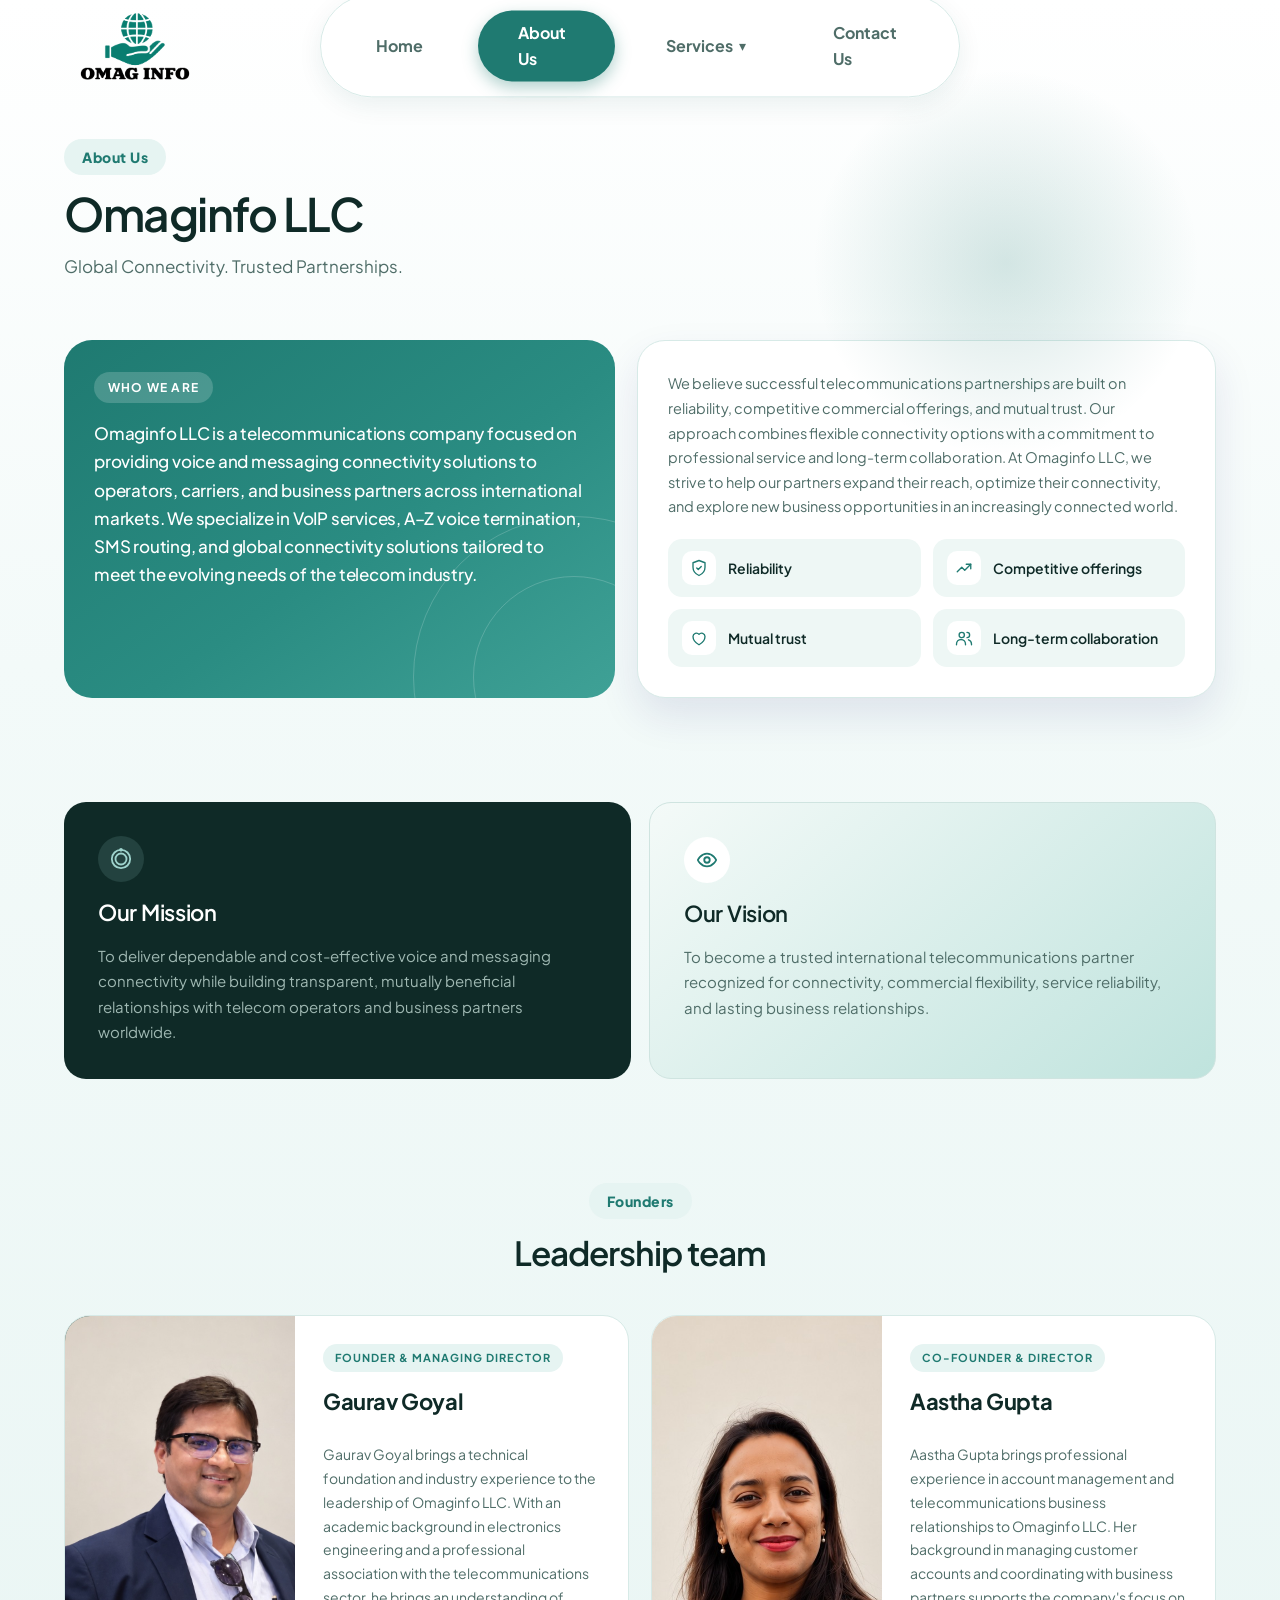
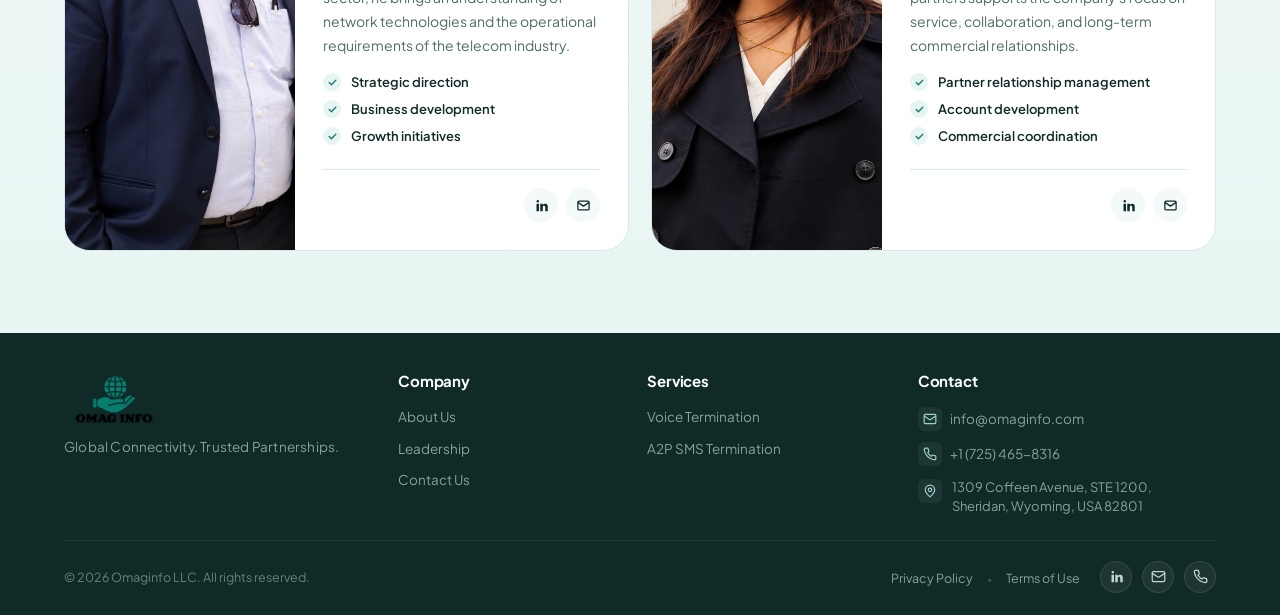
<file: about.html>
<!DOCTYPE html>
<html lang="en">

<head>
  <meta charset="UTF-8" />
  <meta name="viewport" content="width=device-width, initial-scale=1.0" />
  <title>About Us | Omaginfo LLC</title>
  <link rel="icon" type="image/png" href="assets/images/Omag_Logo.png" />
  <link rel="shortcut icon" type="image/png" href="assets/images/favicon.png" />
  <link rel="apple-touch-icon" href="assets/images/Omag_Logo.png" />
  <meta name="description"
    content="Learn about Omaginfo LLC, our leadership team, company mission, vision, and core telecommunications values." />
  <meta property="og:title" content="About Us | Omaginfo LLC" />
  <meta property="og:description"
    content="Learn about Omaginfo LLC, our leadership team, company mission, vision, and core telecommunications values." />
  <meta property="og:type" content="website" />
  <meta property="og:image" content="assets/images/Omag_Logo.png" />
  <link rel="preconnect" href="https://fonts.googleapis.com" />
  <link rel="preconnect" href="https://fonts.gstatic.com" crossorigin />
  <link href="https://fonts.googleapis.com/css2?family=Plus+Jakarta+Sans:wght@400;500;600;700;800&display=swap"
    rel="stylesheet" />
  <link rel="stylesheet" href="assets/css/style.css?v=1.4" />
</head>

<body>
  <div id="scrollBar" aria-hidden="true"></div>
  <div class="page">
    <header class="navbar" id="navbar">
      <a href="index.html" class="logo" aria-label="Omaginfo LLC home">
        <img src="assets/images/Omag_Logo.png" alt="Omaginfo LLC" class="logo-img" />
      </a>
      <nav class="nav-links" id="navLinks" aria-label="Main">        <a href="index.html">Home</a>
        <a href="about.html" class="active">About Us</a>
        <div class="nav-dd">
          <div class="dd-row"><a href="voice.html">Services</a><button class="dd-toggle" type="button"
              aria-expanded="false" aria-label="Show services menu">▾</button></div>
          <div class="dd-menu">
            <a href="voice.html"><span class="ico-c "><svg viewBox="0 0 24 24" fill="none" stroke="currentColor"
                  stroke-width="2" stroke-linecap="round" stroke-linejoin="round" aria-hidden="true">
                  <path
                    d="M22 16.92v3a2 2 0 0 1-2.18 2 19.79 19.79 0 0 1-8.63-3.07 19.5 19.5 0 0 1-6-6 19.79 19.79 0 0 1-3.07-8.67A2 2 0 0 1 4.11 2h3a2 2 0 0 1 2 1.72c.13.96.36 1.9.7 2.81a2 2 0 0 1-.45 2.11L8.09 9.91a16 16 0 0 0 6 6l1.27-1.27a2 2 0 0 1 2.11-.45c.91.34 1.85.57 2.81.7A2 2 0 0 1 22 16.92z" />
                </svg></span>Voice Termination</a>
            <a href="sms.html"><span class="ico-c "><svg viewBox="0 0 24 24" fill="none" stroke="currentColor"
                  stroke-width="2" stroke-linecap="round" stroke-linejoin="round" aria-hidden="true">
                  <path d="M21 15a2 2 0 0 1-2 2H7l-4 4V5a2 2 0 0 1 2-2h14a2 2 0 0 1 2 2z" />
                  <path d="M8 9h8M8 13h5" />
                </svg></span>A2P SMS Termination</a>
          </div>
        </div>
        <a href="contact.html">Contact Us</a>
      </nav>
      <button class="hamburger" id="hamburger" aria-label="Toggle menu" aria-expanded="false" aria-controls="navLinks">
        <svg viewBox="0 0 20 20" fill="currentColor" aria-hidden="true" width="20" height="20">
          <circle cx="4" cy="4" r="2"/><circle cx="10" cy="4" r="2"/><circle cx="16" cy="4" r="2"/>
          <circle cx="4" cy="10" r="2"/><circle cx="10" cy="10" r="2"/><circle cx="16" cy="10" r="2"/>
          <circle cx="4" cy="16" r="2"/><circle cx="10" cy="16" r="2"/><circle cx="16" cy="16" r="2"/>
        </svg>
      </button>
    </header>

    <div class="page-sec" id="about" data-nav="about">
      <section class="page-head reveal">
        <span class="eyebrow">About Us</span>
        <h1 class="h1">Omaginfo LLC</h1>
        <p class="tagline">Global Connectivity. Trusted Partnerships.</p>
      </section>

      <section class="about about--tight">
        <div class="ab-grid">
          <div class="ab-feature reveal from-left">
            <span class="ab-kicker">Who we are</span>
            <p class="ab-lead">Omaginfo LLC is a telecommunications company focused on providing voice and messaging
              connectivity solutions to operators, carriers, and business partners across international markets. We
              specialize in VoIP services, A–Z voice termination, SMS routing, and global connectivity solutions
              tailored to meet the evolving needs of the telecom industry.</p>
          </div>
          <div class="ab-panel reveal from-right">
            <p>We believe successful telecommunications partnerships are built on reliability, competitive commercial
              offerings, and mutual trust. Our approach combines flexible connectivity options with a commitment to
              professional service and long-term collaboration. At Omaginfo LLC, we strive to help our partners expand
              their reach, optimize their connectivity, and explore new business opportunities in an increasingly
              connected world.</p>
            <ul class="ab-vals">
              <li><span class="ab-ico"><svg viewBox="0 0 24 24" fill="none" stroke="currentColor" stroke-width="1.8"
                    stroke-linecap="round" stroke-linejoin="round" aria-hidden="true">
                    <path d="M12 2l8 3v6c0 5-3.5 9-8 11-4.5-2-8-6-8-11V5z" />
                    <path d="M9 12l2 2 4-4" />
                  </svg></span>Reliability</li>
              <li><span class="ab-ico"><svg viewBox="0 0 24 24" fill="none" stroke="currentColor" stroke-width="1.8"
                    stroke-linecap="round" stroke-linejoin="round" aria-hidden="true">
                    <path d="M3 17l6-6 4 4 8-8" />
                    <path d="M15 7h6v6" />
                  </svg></span>Competitive offerings</li>
              <li><span class="ab-ico"><svg viewBox="0 0 24 24" fill="none" stroke="currentColor" stroke-width="1.8"
                    stroke-linecap="round" stroke-linejoin="round" aria-hidden="true">
                    <path d="M12 21s-8-4.5-8-11a4.5 4.5 0 0 1 8-2.8A4.5 4.5 0 0 1 20 10c0 6.5-8 11-8 11z" />
                  </svg></span>Mutual trust</li>
              <li><span class="ab-ico"><svg viewBox="0 0 24 24" fill="none" stroke="currentColor" stroke-width="1.8"
                    stroke-linecap="round" stroke-linejoin="round" aria-hidden="true">
                    <circle cx="9" cy="8" r="3.5" />
                    <path d="M2 21v-1a6 6 0 0 1 12 0v1" />
                    <path d="M16 4.5a3.5 3.5 0 0 1 0 7M22 21v-1a6 6 0 0 0-4-5.6" />
                  </svg></span>Long-term collaboration</li>
            </ul>
          </div>
        </div>
      </section>

      <section id="story">
        <div class="story mv-two">
          <div class="mv">
            <article class="card dark lg reveal">
              <span class="ico-c mint"><svg viewBox="0 0 24 24" fill="none" stroke="currentColor" stroke-width="2"
                  stroke-linecap="round" stroke-linejoin="round" aria-hidden="true">
                  <circle cx="12" cy="12" r="10" />
                  <circle cx="12" cy="12" r="6" />
                  <circle cx="12" cy="2" r="1" />
                </svg></span>
              <h3>Our Mission</h3>
              <p>To deliver dependable and cost-effective voice and messaging connectivity while building transparent,
                mutually beneficial relationships with telecom operators and business partners worldwide.</p>
            </article>
            <article class="card purple lg reveal">
              <span class="ico-c white"><svg viewBox="0 0 24 24" fill="none" stroke="currentColor" stroke-width="2"
                  stroke-linecap="round" stroke-linejoin="round" aria-hidden="true">
                  <path d="M2 12s3-7 10-7 10 7 10 7-3 7-10 7-10-7-10-7z" />
                  <circle cx="12" cy="12" r="3" />
                </svg></span>
              <h3>Our Vision</h3>
              <p>To become a trusted international telecommunications partner recognized for connectivity, commercial
                flexibility, service reliability, and lasting business relationships.</p>
            </article>
          </div>
        </div>
      </section>

      <section id="leadership">
        <div class="section-head reveal">
          <span class="eyebrow">Founders</span>
          <h2>Leadership team</h2>
        </div>
        <div class="founders">
          <article class="founder-card reveal">
            <div class="fc-photo fc-dark">
              <img src="assets/images/gaurav-goyal.jpg" alt="Gaurav Goyal - Founder &amp; Managing Director"
                loading="lazy" />
            </div>
            <div class="fc-body">
              <span class="role">Founder &amp; Managing Director</span>
              <h4>Gaurav Goyal</h4>
              <p>Gaurav Goyal brings a technical foundation and industry experience to the leadership of Omaginfo LLC.
                With an academic background in electronics engineering and a professional association with the
                telecommunications sector, he brings an understanding of network technologies and the operational
                requirements of the telecom industry.</p>
              <ul class="founder-checklist">
                <li><span class="chk-icon"><svg viewBox="0 0 20 20" fill="none" stroke="currentColor" stroke-width="2.5"
                      stroke-linecap="round" stroke-linejoin="round" aria-hidden="true">
                      <path d="M4 10l4 4 8-8" />
                    </svg></span>Strategic direction</li>
                <li><span class="chk-icon"><svg viewBox="0 0 20 20" fill="none" stroke="currentColor" stroke-width="2.5"
                      stroke-linecap="round" stroke-linejoin="round" aria-hidden="true">
                      <path d="M4 10l4 4 8-8" />
                    </svg></span>Business development</li>
                <li><span class="chk-icon"><svg viewBox="0 0 20 20" fill="none" stroke="currentColor" stroke-width="2.5"
                      stroke-linecap="round" stroke-linejoin="round" aria-hidden="true">
                      <path d="M4 10l4 4 8-8" />
                    </svg></span>Growth initiatives</li>
              </ul>
              <div class="fc-foot">
                <div class="fc-meta"></div>
                <div class="fc-social">
                  <a href="https://www.linkedin.com/in/gaurav-goyal-701aa040" target="_blank" rel="noopener"
                    aria-label="Gaurav Goyal on LinkedIn"><svg viewBox="0 0 24 24" fill="currentColor"
                      aria-hidden="true">
                      <path
                        d="M4 9h4v12H4zM6 3a2 2 0 1 1 0 4 2 2 0 0 1 0-4zM10 9h4v2c.6-1 2-2 4-2 3 0 4 2 4 5v7h-4v-6c0-1.5-.5-2.5-2-2.5S14 13.5 14 15v6h-4z" />
                    </svg></a>
                  <a href="mailto:Gaurav.g@omaginfo.com" aria-label="Email Gaurav Goyal"><svg viewBox="0 0 24 24"
                      fill="none" stroke="currentColor" stroke-width="2" aria-hidden="true">
                      <rect x="3" y="5" width="18" height="14" rx="2" />
                      <path d="m3 7 9 6 9-6" />
                    </svg></a>
                </div>
              </div>
            </div>
          </article>
          <article class="founder-card reveal">
            <div class="fc-photo fc-light">
              <img src="assets/images/aastha-gupta.jpg" alt="Aastha Gupta - Co-founder &amp; Director" loading="lazy" />
            </div>
            <div class="fc-body">
              <span class="role">Co-founder &amp; Director</span>
              <h4>Aastha Gupta</h4>
              <p>Aastha Gupta brings professional experience in account management and telecommunications business
                relationships to Omaginfo LLC. Her background in managing customer accounts and coordinating with
                business partners supports the company's focus on service, collaboration, and long-term commercial
                relationships.</p>
              <ul class="founder-checklist">
                <li><span class="chk-icon"><svg viewBox="0 0 20 20" fill="none" stroke="currentColor" stroke-width="2.5"
                      stroke-linecap="round" stroke-linejoin="round" aria-hidden="true">
                      <path d="M4 10l4 4 8-8" />
                    </svg></span>Partner relationship management</li>
                <li><span class="chk-icon"><svg viewBox="0 0 20 20" fill="none" stroke="currentColor" stroke-width="2.5"
                      stroke-linecap="round" stroke-linejoin="round" aria-hidden="true">
                      <path d="M4 10l4 4 8-8" />
                    </svg></span>Account development</li>
                <li><span class="chk-icon"><svg viewBox="0 0 20 20" fill="none" stroke="currentColor" stroke-width="2.5"
                      stroke-linecap="round" stroke-linejoin="round" aria-hidden="true">
                      <path d="M4 10l4 4 8-8" />
                    </svg></span>Commercial coordination</li>
              </ul>
              <div class="fc-foot">
                <div class="fc-meta"></div>
                <div class="fc-social">
                  <a href="https://www.linkedin.com/in/aastha-gupta-89139a116" target="_blank" rel="noopener"
                    aria-label="Aastha Gupta on LinkedIn"><svg viewBox="0 0 24 24" fill="currentColor"
                      aria-hidden="true">
                      <path
                        d="M4 9h4v12H4zM6 3a2 2 0 1 1 0 4 2 2 0 0 1 0-4zM10 9h4v2c.6-1 2-2 4-2 3 0 4 2 4 5v7h-4v-6c0-1.5-.5-2.5-2-2.5S14 13.5 14 15v6h-4z" />
                    </svg></a>
                  <a href="mailto:Aastha.g@omaginfo.com" aria-label="Email Aastha Gupta"><svg viewBox="0 0 24 24"
                      fill="none" stroke="currentColor" stroke-width="2" aria-hidden="true">
                      <rect x="3" y="5" width="18" height="14" rx="2" />
                      <path d="m3 7 9 6 9-6" />
                    </svg></a>
                </div>
              </div>
            </div>
          </article>
        </div>
      </section>
    </div>

        <footer class="footer">
      <div class="footer-inner">
        <!-- Main Footer: 4-Column Layout (Brand, Company, Services, Contact) -->
        <div class="footer-main">
          <div class="footer-col footer-col-brand">
            <a href="index.html" class="logo light-logo" aria-label="Omaginfo LLC home">
              <img src="assets/images/Omag_Logo.png" alt="Omaginfo LLC" class="logo-img" />
            </a>
            <p class="footer-tagline">Global Connectivity. Trusted Partnerships.</p>
          </div>

          <div class="footer-col" data-accordion>
            <button class="footer-col-head" type="button" aria-expanded="false">
              <span>Company</span>
              <span class="accordion-icon" aria-hidden="true">
                <svg viewBox="0 0 24 24" fill="none" stroke="currentColor" stroke-width="2.5" stroke-linecap="round" stroke-linejoin="round" width="15" height="15"><polyline points="6 9 12 15 18 9"></polyline></svg>
              </span>
            </button>
            <div class="footer-col-body">
              <div class="footer-col-content">
                <a href="about.html">About Us</a>
                <a href="about.html#leadership">Leadership</a>
                <a href="contact.html">Contact Us</a>
              </div>
            </div>
          </div>

          <div class="footer-col" data-accordion>
            <button class="footer-col-head" type="button" aria-expanded="false">
              <span>Services</span>
              <span class="accordion-icon" aria-hidden="true">
                <svg viewBox="0 0 24 24" fill="none" stroke="currentColor" stroke-width="2.5" stroke-linecap="round" stroke-linejoin="round" width="15" height="15"><polyline points="6 9 12 15 18 9"></polyline></svg>
              </span>
            </button>
            <div class="footer-col-body">
              <div class="footer-col-content">
                <a href="voice.html">Voice Termination</a>
                <a href="sms.html">A2P SMS Termination</a>
              </div>
            </div>
          </div>

          <div class="footer-col f-contact" data-accordion>
            <button class="footer-col-head" type="button" aria-expanded="false">
              <span>Contact</span>
              <span class="accordion-icon" aria-hidden="true">
                <svg viewBox="0 0 24 24" fill="none" stroke="currentColor" stroke-width="2.5" stroke-linecap="round" stroke-linejoin="round" width="15" height="15"><polyline points="6 9 12 15 18 9"></polyline></svg>
              </span>
            </button>
            <div class="footer-col-body">
              <div class="footer-col-content">
                <a href="mailto:info@omaginfo.com" class="footer-contact-link">
                  <span class="f-ico"><svg viewBox="0 0 24 24" fill="none" stroke="currentColor" stroke-width="2" width="14" height="14"><rect x="2" y="4" width="20" height="16" rx="2"></rect><path d="m22 7-8.97 5.7a1.94 1.94 0 0 1-2.06 0L2 7"></path></svg></span>
                  <span>info@omaginfo.com</span>
                </a>
                <a href="tel:+17254658316" class="footer-contact-link">
                  <span class="f-ico"><svg viewBox="0 0 24 24" fill="none" stroke="currentColor" stroke-width="2" width="14" height="14"><path d="M22 16.92v3a2 2 0 0 1-2.18 2 19.79 19.79 0 0 1-8.63-3.07 19.5 19.5 0 0 1-6-6 19.79 19.79 0 0 1-3.07-8.67A2 2 0 0 1 4.11 2h3a2 2 0 0 1 2 1.72c.13.96.36 1.9.7 2.81a2 2 0 0 1-.45 2.11L8.09 9.91a16 16 0 0 0 6 6l1.27-1.27a2 2 0 0 1 2.11-.45c.91.34 1.85.57 2.81.7A2 2 0 0 1 22 16.92z"></path></svg></span>
                  <span>+1 (725) 465-8316</span>
                </a>
                <div class="footer-address">
                  <span class="f-ico"><svg viewBox="0 0 24 24" fill="none" stroke="currentColor" stroke-width="2" width="14" height="14"><path d="M20 10c0 6-8 12-8 12s-8-6-8-12a8 8 0 0 1 16 0Z"></path><circle cx="12" cy="10" r="3"></circle></svg></span>
                  <span>1309 Coffeen Avenue, STE 1200,<br />Sheridan, Wyoming, USA 82801</span>
                </div>
              </div>
            </div>
          </div>
        </div>

        <!-- Bottom Bar: Legal Links + 3 Social Icons at Terms of Use + Copyright -->
        <div class="footer-bottom">
          <p class="footer-copy">© <span id="year">2026</span> Omaginfo LLC. All rights reserved.</p>
          <div class="footer-bottom-right">
            <ul class="footer-legal-links">
              <li><a href="#">Privacy Policy</a></li>
              <li><span class="dot-sep" aria-hidden="true">•</span></li>
              <li><a href="#">Terms of Use</a></li>
            </ul>
            <div class="footer-socials">
              <a class="footer-social-btn" href="https://www.linkedin.com/company/omaginfo-llc" target="_blank" rel="noopener" aria-label="Omaginfo LLC on LinkedIn">
                <svg viewBox="0 0 24 24" fill="currentColor" aria-hidden="true" width="15" height="15">
                  <path d="M4 9h4v12H4zM6 3a2 2 0 1 1 0 4 2 2 0 0 1 0-4zM10 9h4v2c.6-1 2-2 4-2 3 0 4 2 4 5v7h-4v-6c0-1.5-.5-2.5-2-2.5S14 13.5 14 15v6h-4z" />
                </svg>
              </a>
              <a class="footer-social-btn" href="mailto:info@omaginfo.com" aria-label="Email Omaginfo LLC">
                <svg viewBox="0 0 24 24" fill="none" stroke="currentColor" stroke-width="2" stroke-linecap="round" stroke-linejoin="round" width="15" height="15">
                  <rect x="2" y="4" width="20" height="16" rx="2"></rect>
                  <path d="m22 7-8.97 5.7a1.94 1.94 0 0 1-2.06 0L2 7"></path>
                </svg>
              </a>
              <a class="footer-social-btn" href="tel:+17254658316" aria-label="Call Omaginfo LLC">
                <svg viewBox="0 0 24 24" fill="none" stroke="currentColor" stroke-width="2" stroke-linecap="round" stroke-linejoin="round" width="15" height="15">
                  <path d="M22 16.92v3a2 2 0 0 1-2.18 2 19.79 19.79 0 0 1-8.63-3.07 19.5 19.5 0 0 1-6-6 19.79 19.79 0 0 1-3.07-8.67A2 2 0 0 1 4.11 2h3a2 2 0 0 1 2 1.72c.13.96.36 1.9.7 2.81a2 2 0 0 1-.45 2.11L8.09 9.91a16 16 0 0 0 6 6l1.27-1.27a2 2 0 0 1 2.11-.45c.91.34 1.85.57 2.81.7A2 2 0 0 1 22 16.92z"></path>
                </svg>
              </a>
            </div>
          </div>
        </div>
      </div>
    </footer>
  </div>
  <script src="assets/js/script.js?v=1.4"></script>
</body>

</html>
</file>
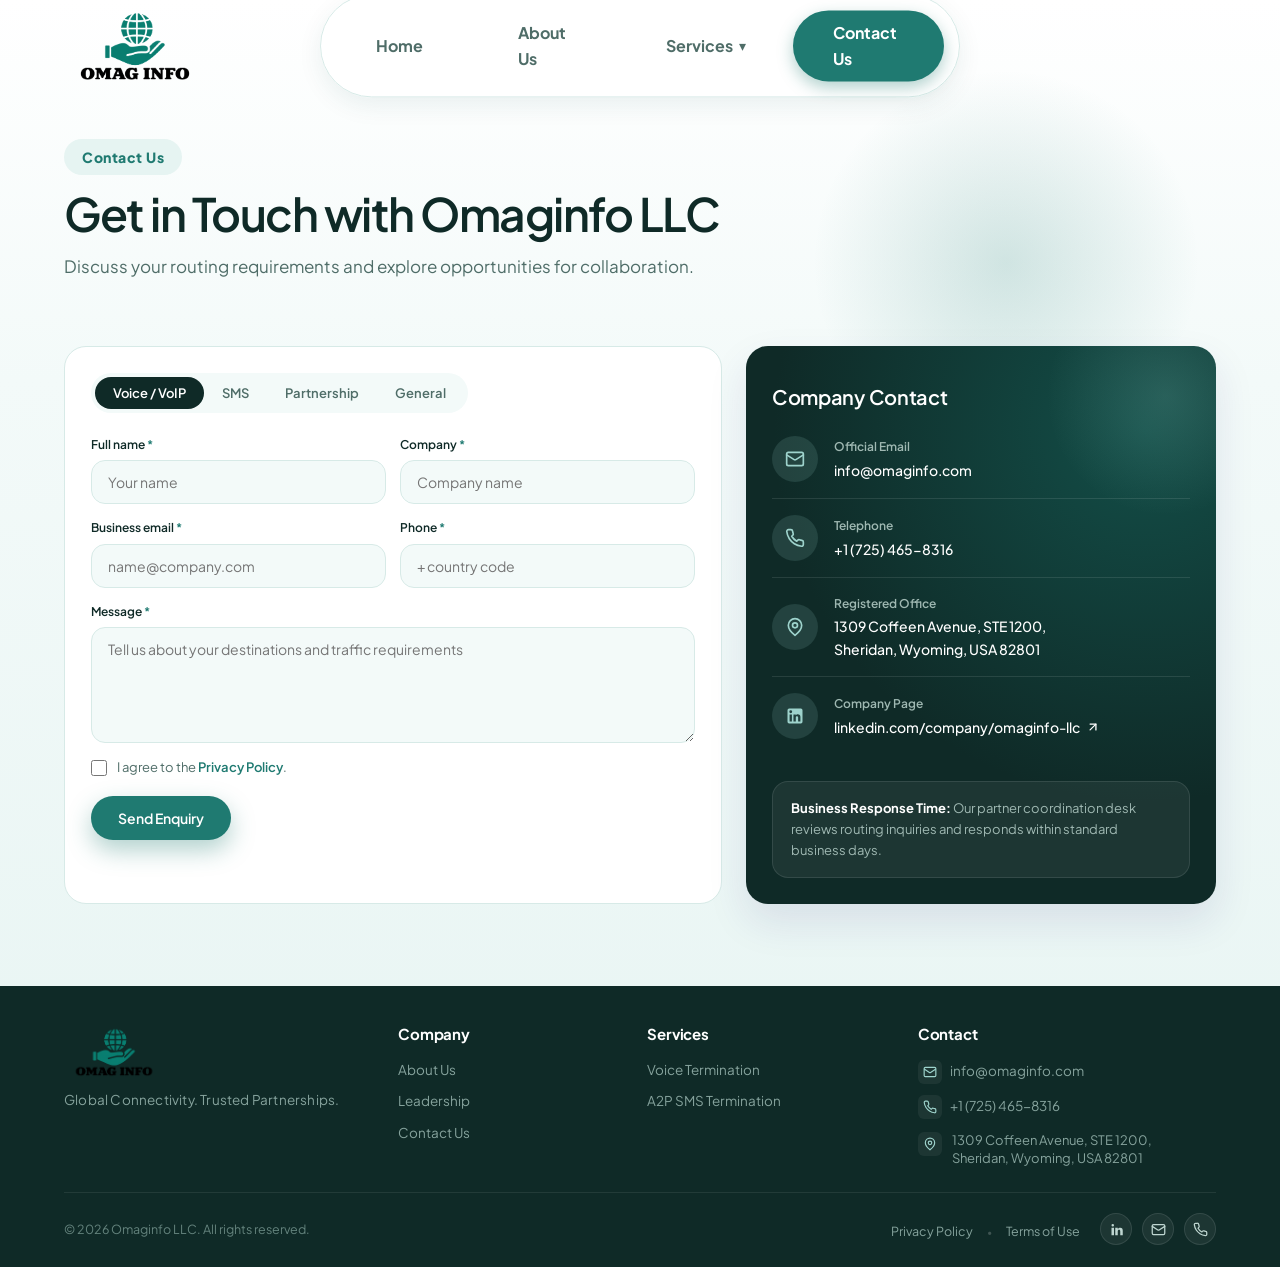
<file: contact.html>
<!DOCTYPE html>
<html lang="en">

<head>
  <meta charset="UTF-8" />
  <meta name="viewport" content="width=device-width, initial-scale=1.0" />
  <title>Contact Us | Omaginfo LLC</title>
  <link rel="icon" type="image/png" href="assets/images/Omag_Logo.png" />
  <link rel="shortcut icon" type="image/png" href="assets/images/favicon.png" />
  <link rel="apple-touch-icon" href="assets/images/Omag_Logo.png" />
  <meta name="description"
    content="Contact Omaginfo LLC to discuss international voice termination, VoIP routes, SMS messaging connectivity, and carrier partnerships." />
  <meta property="og:title" content="Contact Us | Omaginfo LLC" />
  <meta property="og:description"
    content="Discuss your routing requirements and explore opportunities for collaboration with Omaginfo LLC." />
  <meta property="og:type" content="website" />
  <meta property="og:image" content="assets/images/Omag_Logo.png" />
  <link rel="preconnect" href="https://fonts.googleapis.com" />
  <link rel="preconnect" href="https://fonts.gstatic.com" crossorigin />
  <link href="https://fonts.googleapis.com/css2?family=Plus+Jakarta+Sans:wght@400;500;600;700;800&display=swap"
    rel="stylesheet" />
  <link rel="stylesheet" href="assets/css/style.css?v=1.4" />
</head>

<body>
  <div id="scrollBar" aria-hidden="true"></div>
  <div class="page">
    <header class="navbar" id="navbar">
      <a href="index.html" class="logo" aria-label="Omaginfo LLC home">
        <img src="assets/images/Omag_Logo.png" alt="Omaginfo LLC" class="logo-img" />
      </a>
      <nav class="nav-links" id="navLinks" aria-label="Main">        <a href="index.html">Home</a>
        <a href="about.html">About Us</a>
        <div class="nav-dd">
          <div class="dd-row"><a href="voice.html">Services</a><button class="dd-toggle" type="button"
              aria-expanded="false" aria-label="Show services menu">▾</button></div>
          <div class="dd-menu">
            <a href="voice.html"><span class="ico-c "><svg viewBox="0 0 24 24" fill="none" stroke="currentColor"
                  stroke-width="2" stroke-linecap="round" stroke-linejoin="round" aria-hidden="true">
                  <path
                    d="M22 16.92v3a2 2 0 0 1-2.18 2 19.79 19.79 0 0 1-8.63-3.07 19.5 19.5 0 0 1-6-6 19.79 19.79 0 0 1-3.07-8.67A2 2 0 0 1 4.11 2h3a2 2 0 0 1 2 1.72c.13.96.36 1.9.7 2.81a2 2 0 0 1-.45 2.11L8.09 9.91a16 16 0 0 0 6 6l1.27-1.27a2 2 0 0 1 2.11-.45c.91.34 1.85.57 2.81.7A2 2 0 0 1 22 16.92z" />
                </svg></span>Voice Termination</a>
            <a href="sms.html"><span class="ico-c "><svg viewBox="0 0 24 24" fill="none" stroke="currentColor"
                  stroke-width="2" stroke-linecap="round" stroke-linejoin="round" aria-hidden="true">
                  <path d="M21 15a2 2 0 0 1-2 2H7l-4 4V5a2 2 0 0 1 2-2h14a2 2 0 0 1 2 2z" />
                  <path d="M8 9h8M8 13h5" />
                </svg></span>A2P SMS Termination</a>
          </div>
        </div>
        <a href="contact.html" class="active">Contact Us</a>
      </nav>
      <button class="hamburger" id="hamburger" aria-label="Toggle menu" aria-expanded="false" aria-controls="navLinks">
        <svg viewBox="0 0 20 20" fill="currentColor" aria-hidden="true" width="20" height="20">
          <circle cx="4" cy="4" r="2"/><circle cx="10" cy="4" r="2"/><circle cx="16" cy="4" r="2"/>
          <circle cx="4" cy="10" r="2"/><circle cx="10" cy="10" r="2"/><circle cx="16" cy="10" r="2"/>
          <circle cx="4" cy="16" r="2"/><circle cx="10" cy="16" r="2"/><circle cx="16" cy="16" r="2"/>
        </svg>
      </button>
    </header>

    <div class="page-sec" id="contact" data-nav="contact">
      <section class="page-head reveal">
        <span class="eyebrow">Contact Us</span>
        <h1 class="h1">Get in Touch with Omaginfo LLC</h1>
        <p class="tagline">Discuss your routing requirements and explore opportunities for collaboration.</p>
      </section>

      <section class="contact contact--tight">
        <div class="contact-grid">
          <form class="card light contact-form reveal" id="contactForm" novalidate data-endpoint="https://api.web3forms.com/submit">
            <input type="hidden" name="access_key" value="195e00aa-bdf6-48c3-9d17-6aa4e7d594dc">
            <div class="seg" id="seg" role="group" aria-label="Enquiry type">
              <button type="button" data-type="voice">Voice / VoIP</button>
              <button type="button" data-type="sms">SMS</button>
              <button type="button" data-type="partnership">Partnership</button>
              <button type="button" data-type="general">General</button>
            </div>
            <div class="row-3">
              <div class="field"><label for="name">Full name <span class="req">*</span></label><input id="name"
                  name="fullname" autocomplete="name" placeholder="Your name" /><span class="hint">Please enter your
                  name.</span></div>
              <div class="field"><label for="company">Company <span class="req">*</span></label><input id="company"
                  name="company" autocomplete="organization" placeholder="Company name" /><span class="hint">Please
                  enter your company.</span></div>
            </div>
            <div class="row-3">
              <div class="field"><label for="email">Business email <span class="req">*</span></label><input id="email"
                  name="email" type="email" autocomplete="email" placeholder="name@company.com" /><span
                  class="hint">Please enter a valid email.</span></div>
              <div class="field"><label for="phone">Phone <span class="req">*</span></label><input id="phone" name="phone" type="tel"
                  autocomplete="tel" placeholder="+ country code" /><span class="hint">Please enter your phone number.</span></div>
            </div>
            <div class="field"><label for="message">Message <span class="req">*</span></label><textarea id="message"
                name="message" rows="5"
                placeholder="Tell us about your destinations and traffic requirements"></textarea><span
                class="hint">Please add a short message.</span></div>
            <div class="hp" aria-hidden="true"><label>Leave this empty <input type="text" name="website" tabindex="-1"
                  autocomplete="off" /></label></div>
            <label class="consent"><input type="checkbox" id="consent" /> <span>I agree to the <a href="#">Privacy
                  Policy</a>.</span></label>
            <button class="btn btn-purple" type="submit">Send Enquiry</button>
            <p class="form-msg" id="formMsg" role="status" aria-live="polite"></p>
          </form>

          <aside class="contact-sidebar contact-info reveal">
            <!-- Dark Info Card -->
            <div class="contact-card-dark">
              <div class="contact-glow" aria-hidden="true"></div>

              <div class="contact-card-inner">
                <div class="contact-card-header">
                  <h3>Company Contact</h3>
                </div>

                <!-- Confirmed Details List -->
                <div class="contact-details-list">
                  <!-- Email -->
                  <div class="contact-item">
                    <div class="contact-icon-box">
                      <svg viewBox="0 0 24 24" fill="none" stroke="currentColor" stroke-width="2" stroke-linecap="round"
                        stroke-linejoin="round" aria-hidden="true">
                        <rect width="20" height="16" x="2" y="4" rx="2" />
                        <path d="m22 7-8.97 5.7a1.94 1.94 0 0 1-2.06 0L2 7" />
                      </svg>
                    </div>
                    <div class="contact-item-info">
                      <div class="contact-item-label">Official Email</div>
                      <a href="mailto:info@omaginfo.com" class="contact-item-link">info@omaginfo.com</a>
                    </div>
                  </div>

                  <!-- Phone -->
                  <div class="contact-item">
                    <div class="contact-icon-box">
                      <svg viewBox="0 0 24 24" fill="none" stroke="currentColor" stroke-width="2" stroke-linecap="round"
                        stroke-linejoin="round" aria-hidden="true">
                        <path
                          d="M22 16.92v3a2 2 0 0 1-2.18 2 19.79 19.79 0 0 1-8.63-3.07 19.5 19.5 0 0 1-6-6 19.79 19.79 0 0 1-3.07-8.67A2 2 0 0 1 4.11 2h3a2 2 0 0 1 2 1.72c.13.96.36 1.9.7 2.81a2 2 0 0 1-.45 2.11L8.09 9.91a16 16 0 0 0 6 6l1.27-1.27a2 2 0 0 1 2.11-.45c.91.34 1.85.57 2.81.7A2 2 0 0 1 22 16.92z" />
                      </svg>
                    </div>
                    <div class="contact-item-info">
                      <div class="contact-item-label">Telephone</div>
                      <a href="tel:+17254658316" class="contact-item-link font-mono">+1 (725) 465-8316</a>
                    </div>
                  </div>

                  <!-- Address -->
                  <div class="contact-item">
                    <div class="contact-icon-box gold">
                      <svg viewBox="0 0 24 24" fill="none" stroke="currentColor" stroke-width="2" stroke-linecap="round"
                        stroke-linejoin="round" aria-hidden="true">
                        <path d="M20 10c0 6-8 12-8 12s-8-6-8-12a8 8 0 0 1 16 0z" />
                        <circle cx="12" cy="10" r="3" />
                      </svg>
                    </div>
                    <div class="contact-item-info">
                      <div class="contact-item-label">Registered Office</div>
                      <div class="contact-item-text">1309 Coffeen Avenue, STE 1200,<br />Sheridan, Wyoming, USA 82801
                      </div>
                    </div>
                  </div>

                  <!-- LinkedIn -->
                  <div class="contact-item">
                    <div class="contact-icon-box">
                      <svg viewBox="0 0 24 24" fill="currentColor" aria-hidden="true">
                        <path
                          d="M19 3a2 2 0 0 1 2 2v14a2 2 0 0 1-2 2H5a2 2 0 0 1-2-2V5a2 2 0 0 1 2-2h14m-.5 15.5v-5.3a3.26 3.26 0 0 0-3.26-3.26c-.85 0-1.84.52-2.28 1.3v-1.11h-2.79v8.37h2.79v-4.93c0-.77.62-1.4 1.39-1.4a1.4 1.4 0 0 1 1.4 1.4v4.93h2.75M6.88 8.56a1.68 1.68 0 0 0 1.68-1.68c0-.93-.75-1.69-1.68-1.69a1.69 1.69 0 0 0-1.69 1.69c0 .93.76 1.68 1.69 1.68m1.39 9.94v-8.37H5.5v8.37h2.77z" />
                      </svg>
                    </div>
                    <div class="contact-item-info">
                      <div class="contact-item-label">Company Page</div>
                      <a href="https://www.linkedin.com/company/omaginfo-llc" target="_blank" rel="noopener noreferrer"
                        class="contact-linkedin-link">
                        <span>linkedin.com/company/omaginfo-llc</span>
                        <svg class="contact-ext-ico" viewBox="0 0 24 24" fill="none" stroke="currentColor"
                          stroke-width="2.2" stroke-linecap="round" stroke-linejoin="round" aria-hidden="true">
                          <path d="M7 17L17 7" />
                          <path d="M7 7h10v10" />
                        </svg>
                      </a>
                    </div>
                  </div>
                </div>

                <!-- Partnership Coordination Notice -->
                <div class="contact-notice">
                  <p>
                    <strong>Business Response Time:</strong> Our partner coordination desk reviews routing inquiries and
                    responds within standard business days.
                  </p>
                </div>
              </div>
            </div>
          </aside>
        </div>
      </section>
    </div>

        <footer class="footer">
      <div class="footer-inner">
        <!-- Main Footer: 4-Column Layout (Brand, Company, Services, Contact) -->
        <div class="footer-main">
          <div class="footer-col footer-col-brand">
            <a href="index.html" class="logo light-logo" aria-label="Omaginfo LLC home">
              <img src="assets/images/Omag_Logo.png" alt="Omaginfo LLC" class="logo-img" />
            </a>
            <p class="footer-tagline">Global Connectivity. Trusted Partnerships.</p>
          </div>

          <div class="footer-col" data-accordion>
            <button class="footer-col-head" type="button" aria-expanded="false">
              <span>Company</span>
              <span class="accordion-icon" aria-hidden="true">
                <svg viewBox="0 0 24 24" fill="none" stroke="currentColor" stroke-width="2.5" stroke-linecap="round" stroke-linejoin="round" width="15" height="15"><polyline points="6 9 12 15 18 9"></polyline></svg>
              </span>
            </button>
            <div class="footer-col-body">
              <div class="footer-col-content">
                <a href="about.html">About Us</a>
                <a href="about.html#leadership">Leadership</a>
                <a href="contact.html">Contact Us</a>
              </div>
            </div>
          </div>

          <div class="footer-col" data-accordion>
            <button class="footer-col-head" type="button" aria-expanded="false">
              <span>Services</span>
              <span class="accordion-icon" aria-hidden="true">
                <svg viewBox="0 0 24 24" fill="none" stroke="currentColor" stroke-width="2.5" stroke-linecap="round" stroke-linejoin="round" width="15" height="15"><polyline points="6 9 12 15 18 9"></polyline></svg>
              </span>
            </button>
            <div class="footer-col-body">
              <div class="footer-col-content">
                <a href="voice.html">Voice Termination</a>
                <a href="sms.html">A2P SMS Termination</a>
              </div>
            </div>
          </div>

          <div class="footer-col f-contact" data-accordion>
            <button class="footer-col-head" type="button" aria-expanded="false">
              <span>Contact</span>
              <span class="accordion-icon" aria-hidden="true">
                <svg viewBox="0 0 24 24" fill="none" stroke="currentColor" stroke-width="2.5" stroke-linecap="round" stroke-linejoin="round" width="15" height="15"><polyline points="6 9 12 15 18 9"></polyline></svg>
              </span>
            </button>
            <div class="footer-col-body">
              <div class="footer-col-content">
                <a href="mailto:info@omaginfo.com" class="footer-contact-link">
                  <span class="f-ico"><svg viewBox="0 0 24 24" fill="none" stroke="currentColor" stroke-width="2" width="14" height="14"><rect x="2" y="4" width="20" height="16" rx="2"></rect><path d="m22 7-8.97 5.7a1.94 1.94 0 0 1-2.06 0L2 7"></path></svg></span>
                  <span>info@omaginfo.com</span>
                </a>
                <a href="tel:+17254658316" class="footer-contact-link">
                  <span class="f-ico"><svg viewBox="0 0 24 24" fill="none" stroke="currentColor" stroke-width="2" width="14" height="14"><path d="M22 16.92v3a2 2 0 0 1-2.18 2 19.79 19.79 0 0 1-8.63-3.07 19.5 19.5 0 0 1-6-6 19.79 19.79 0 0 1-3.07-8.67A2 2 0 0 1 4.11 2h3a2 2 0 0 1 2 1.72c.13.96.36 1.9.7 2.81a2 2 0 0 1-.45 2.11L8.09 9.91a16 16 0 0 0 6 6l1.27-1.27a2 2 0 0 1 2.11-.45c.91.34 1.85.57 2.81.7A2 2 0 0 1 22 16.92z"></path></svg></span>
                  <span>+1 (725) 465-8316</span>
                </a>
                <div class="footer-address">
                  <span class="f-ico"><svg viewBox="0 0 24 24" fill="none" stroke="currentColor" stroke-width="2" width="14" height="14"><path d="M20 10c0 6-8 12-8 12s-8-6-8-12a8 8 0 0 1 16 0Z"></path><circle cx="12" cy="10" r="3"></circle></svg></span>
                  <span>1309 Coffeen Avenue, STE 1200,<br />Sheridan, Wyoming, USA 82801</span>
                </div>
              </div>
            </div>
          </div>
        </div>

        <!-- Bottom Bar: Legal Links + 3 Social Icons at Terms of Use + Copyright -->
        <div class="footer-bottom">
          <p class="footer-copy">© <span id="year">2026</span> Omaginfo LLC. All rights reserved.</p>
          <div class="footer-bottom-right">
            <ul class="footer-legal-links">
              <li><a href="#">Privacy Policy</a></li>
              <li><span class="dot-sep" aria-hidden="true">•</span></li>
              <li><a href="#">Terms of Use</a></li>
            </ul>
            <div class="footer-socials">
              <a class="footer-social-btn" href="https://www.linkedin.com/company/omaginfo-llc" target="_blank" rel="noopener" aria-label="Omaginfo LLC on LinkedIn">
                <svg viewBox="0 0 24 24" fill="currentColor" aria-hidden="true" width="15" height="15">
                  <path d="M4 9h4v12H4zM6 3a2 2 0 1 1 0 4 2 2 0 0 1 0-4zM10 9h4v2c.6-1 2-2 4-2 3 0 4 2 4 5v7h-4v-6c0-1.5-.5-2.5-2-2.5S14 13.5 14 15v6h-4z" />
                </svg>
              </a>
              <a class="footer-social-btn" href="mailto:info@omaginfo.com" aria-label="Email Omaginfo LLC">
                <svg viewBox="0 0 24 24" fill="none" stroke="currentColor" stroke-width="2" stroke-linecap="round" stroke-linejoin="round" width="15" height="15">
                  <rect x="2" y="4" width="20" height="16" rx="2"></rect>
                  <path d="m22 7-8.97 5.7a1.94 1.94 0 0 1-2.06 0L2 7"></path>
                </svg>
              </a>
              <a class="footer-social-btn" href="tel:+17254658316" aria-label="Call Omaginfo LLC">
                <svg viewBox="0 0 24 24" fill="none" stroke="currentColor" stroke-width="2" stroke-linecap="round" stroke-linejoin="round" width="15" height="15">
                  <path d="M22 16.92v3a2 2 0 0 1-2.18 2 19.79 19.79 0 0 1-8.63-3.07 19.5 19.5 0 0 1-6-6 19.79 19.79 0 0 1-3.07-8.67A2 2 0 0 1 4.11 2h3a2 2 0 0 1 2 1.72c.13.96.36 1.9.7 2.81a2 2 0 0 1-.45 2.11L8.09 9.91a16 16 0 0 0 6 6l1.27-1.27a2 2 0 0 1 2.11-.45c.91.34 1.85.57 2.81.7A2 2 0 0 1 22 16.92z"></path>
                </svg>
              </a>
            </div>
          </div>
        </div>
      </div>
    </footer>
  </div>
  <script src="assets/js/script.js?v=1.4"></script>
</body>

</html>
</file>
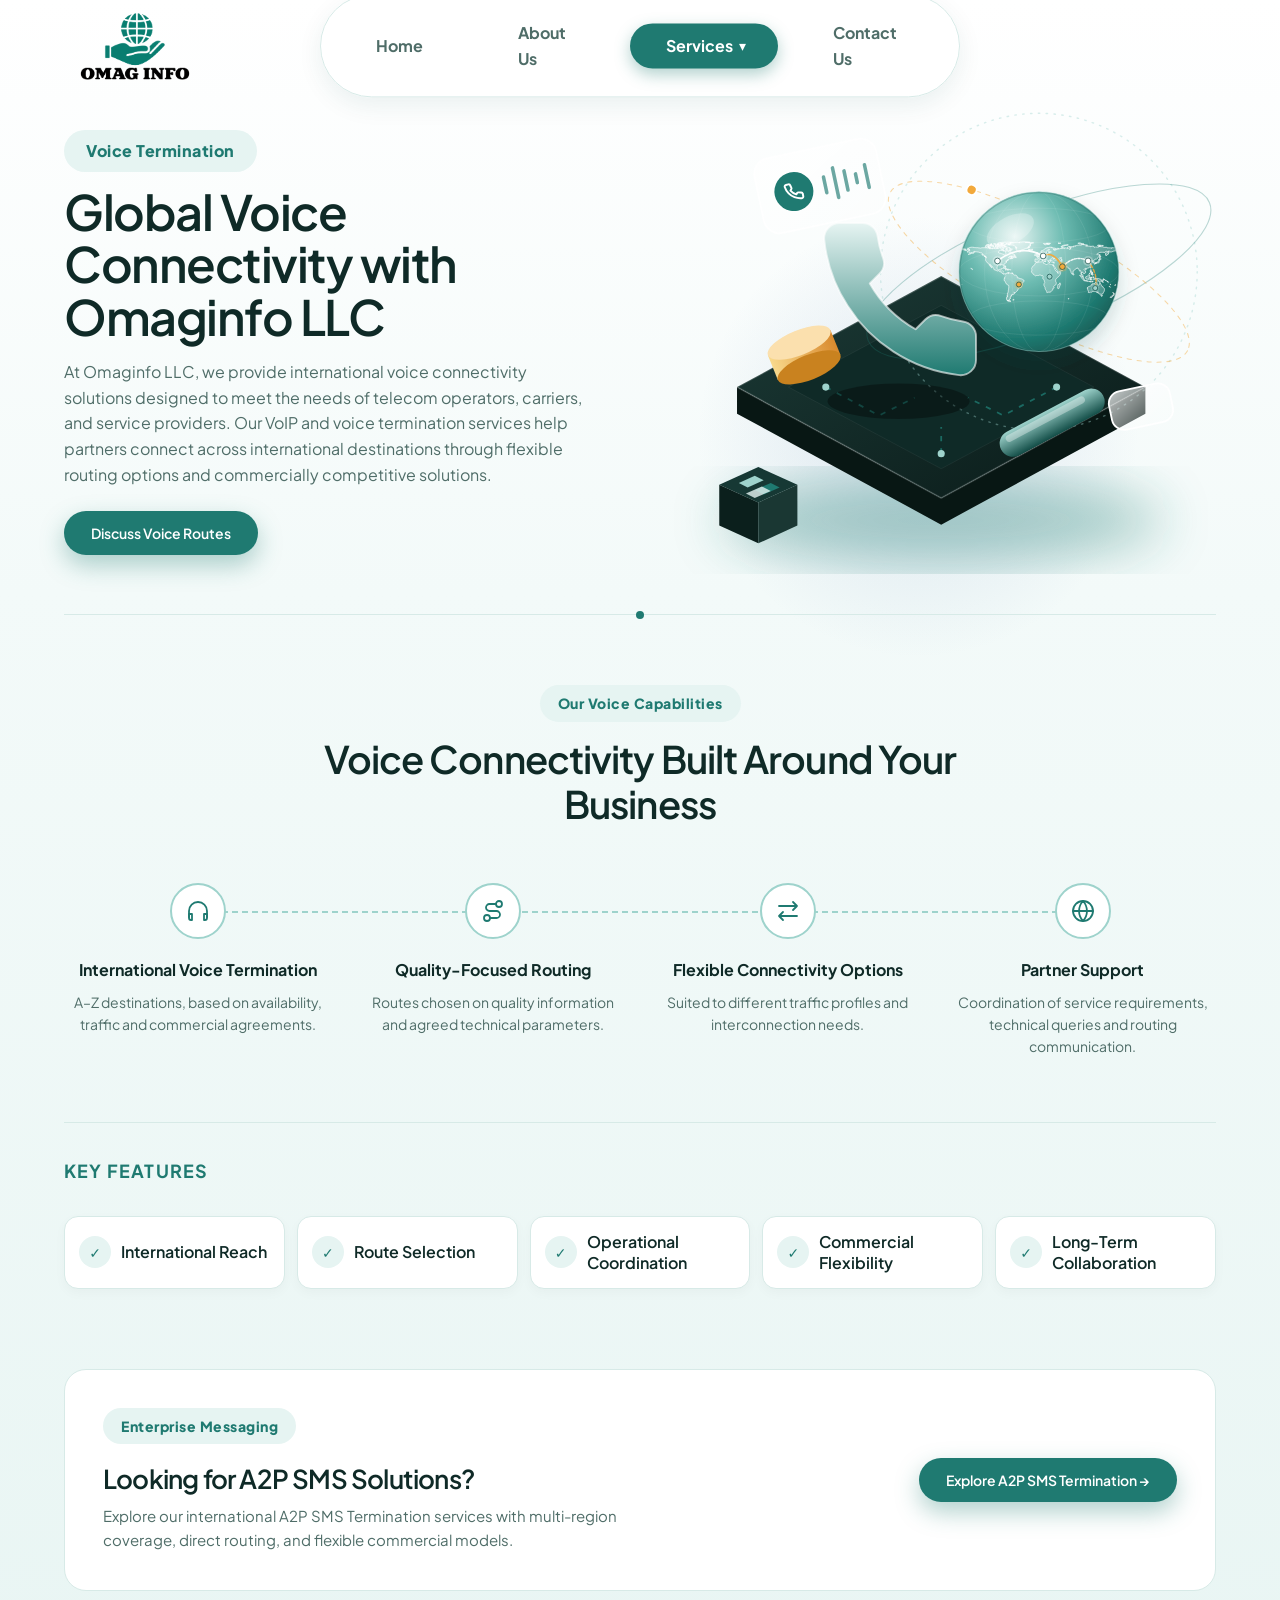
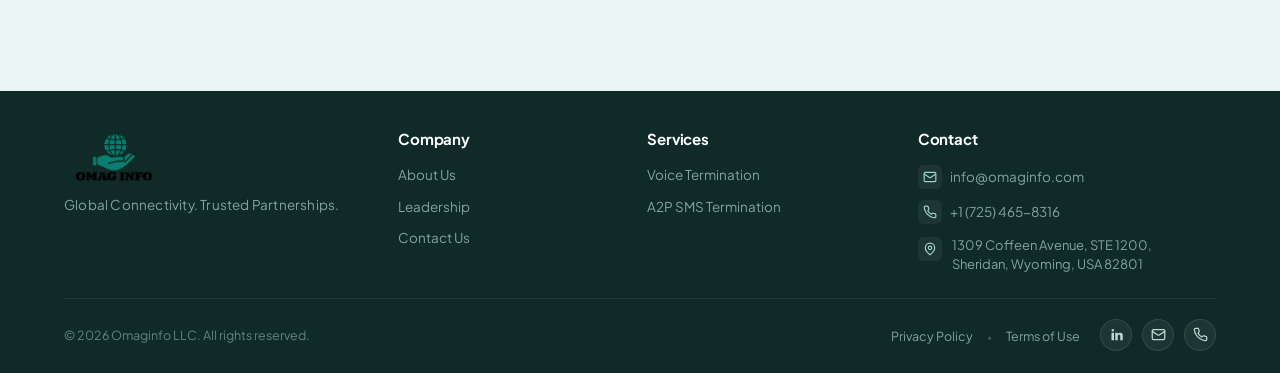
<file: services.html>
<!DOCTYPE html>
<html lang="en">

<head>
  <meta charset="UTF-8" />
  <meta name="viewport" content="width=device-width, initial-scale=1.0" />
  <title>Services | Omaginfo LLC</title>
  <link rel="icon" type="image/png" href="assets/images/Omag_Logo.png" />
  <link rel="shortcut icon" type="image/png" href="assets/images/favicon.png" />
  <link rel="canonical" href="voice.html" />
  <meta http-equiv="refresh" content="0; url=voice.html" />
  <script>
    if (window.location.hash.toLowerCase().includes('sms')) {
      window.location.replace('sms.html');
    } else {
      window.location.replace('voice.html');
    }
  </script>
</head>

<body>
  <div style="font-family: system-ui, sans-serif; text-align: center; padding: 60px 20px;">
    <h2>Redirecting to Omaginfo LLC Services...</h2>
    <p>Please select a service:</p>
    <p>
      <a href="voice.html" style="margin: 0 10px; font-weight: bold; color: #1F7A71;">Voice Termination</a> |
      <a href="sms.html" style="margin: 0 10px; font-weight: bold; color: #1F7A71;">A2P SMS Termination</a>
    </p>
  </div>
</body>

</html>
</file>
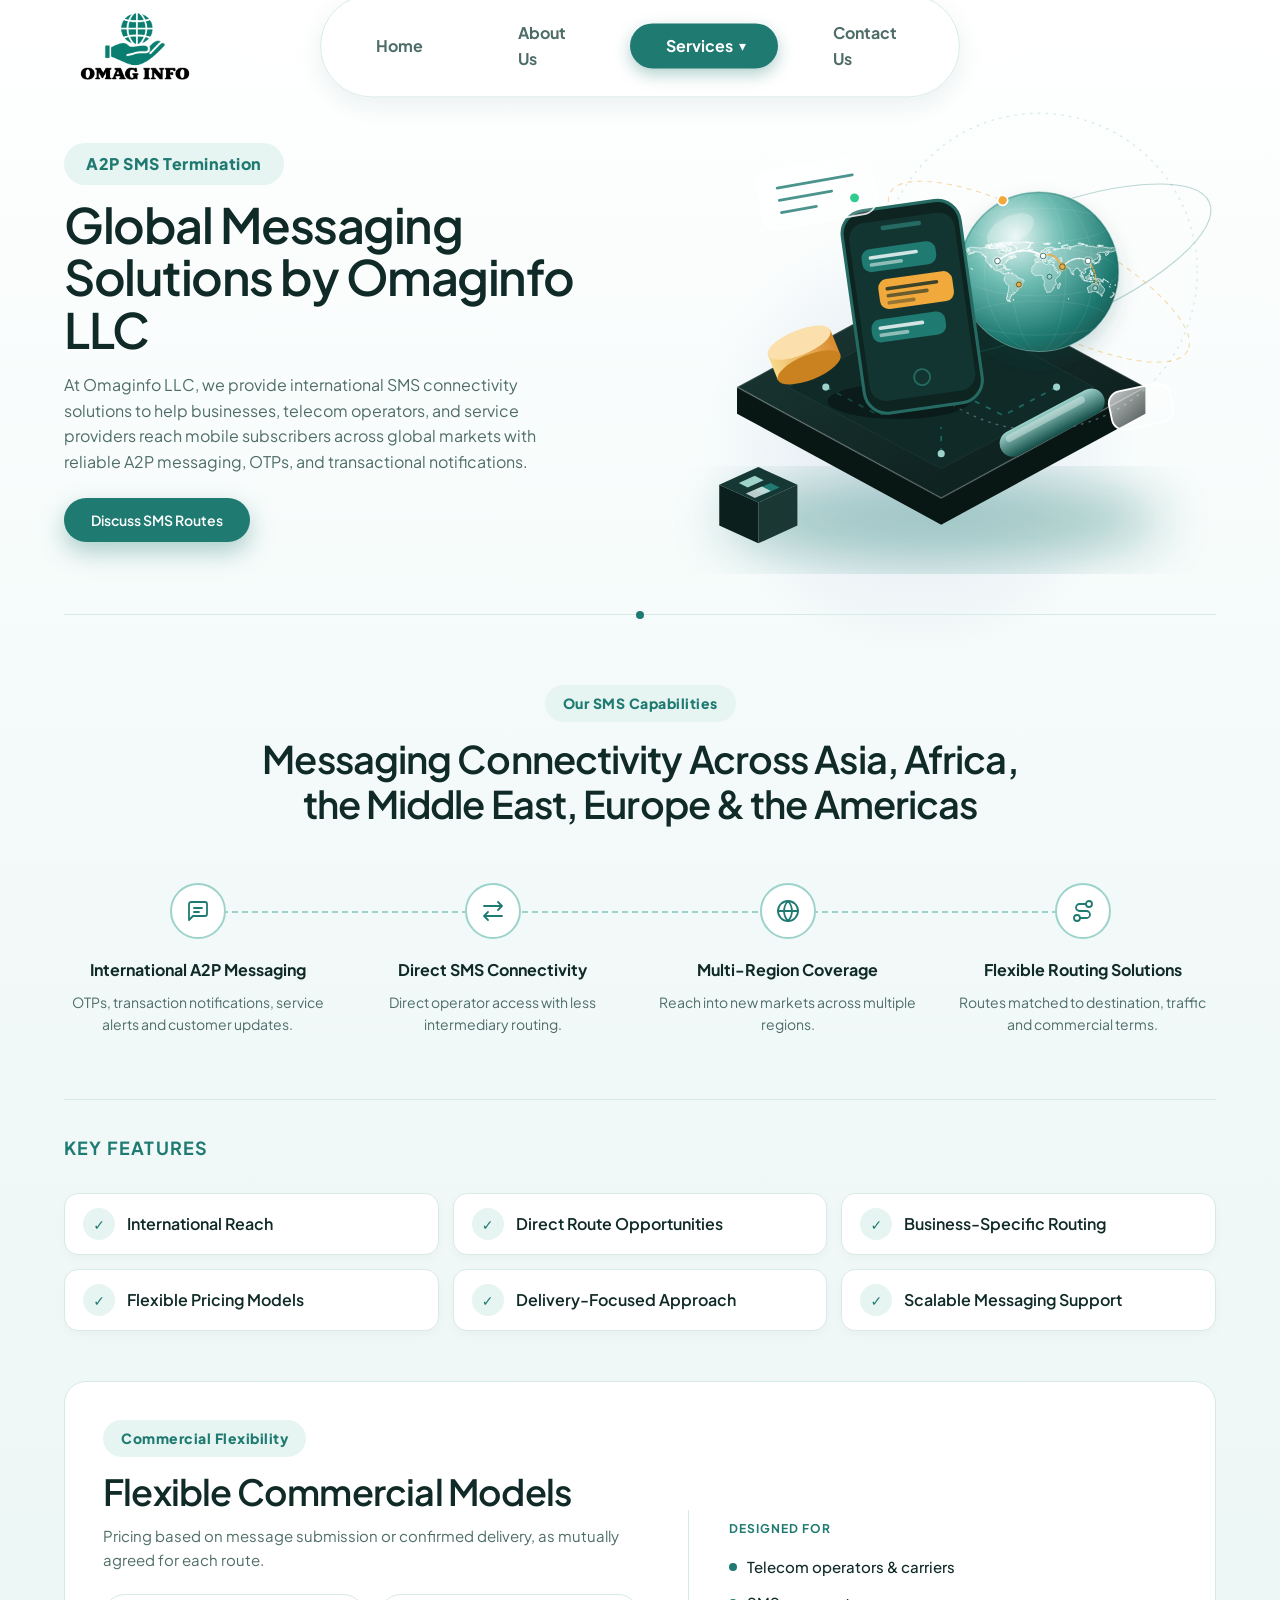
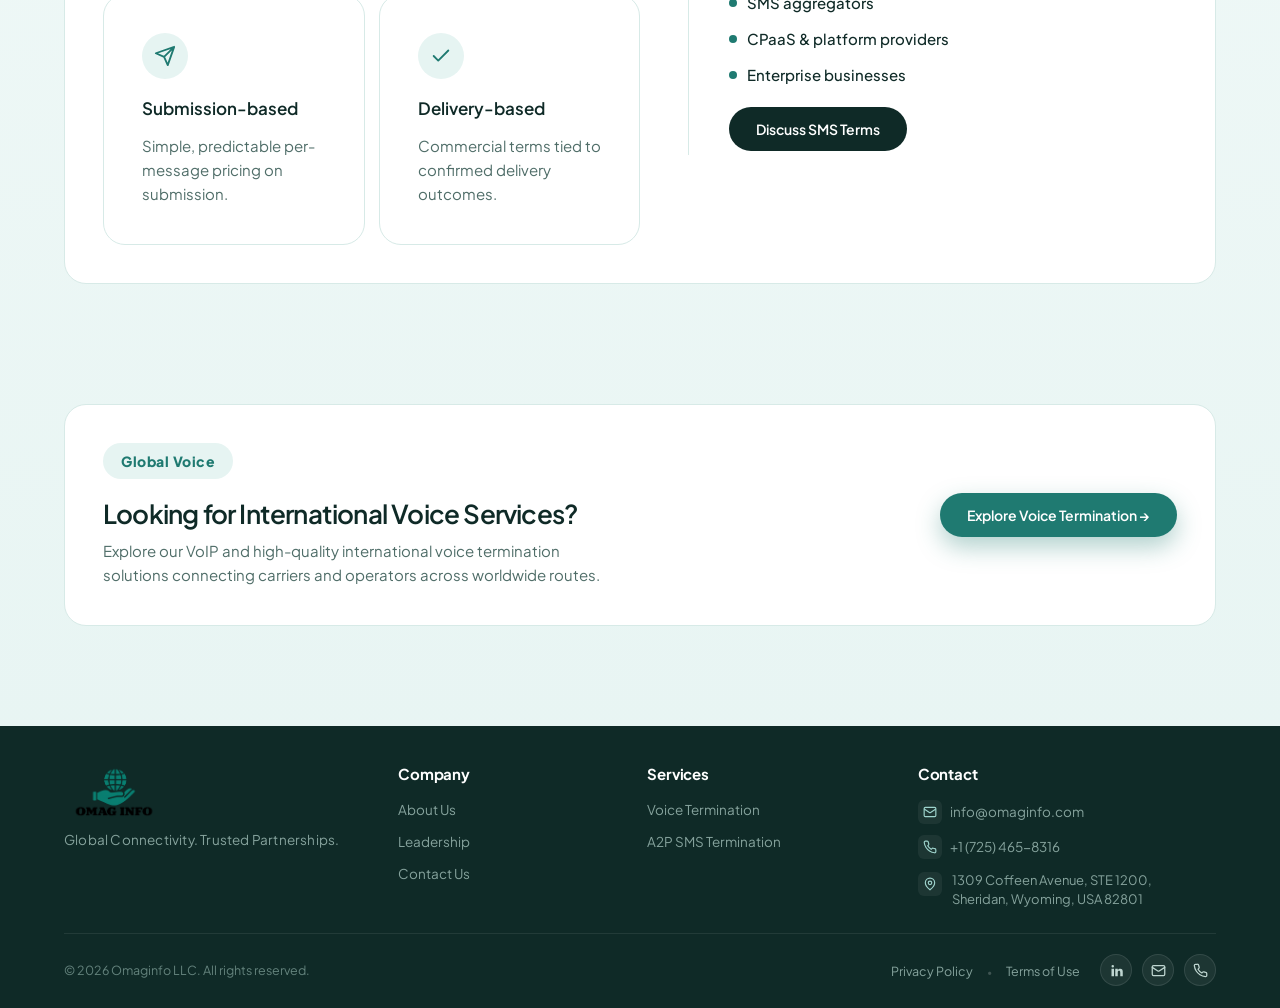
<file: sms.html>
<!DOCTYPE html>
<html lang="en">

<head>
  <meta charset="UTF-8" />
  <meta name="viewport" content="width=device-width, initial-scale=1.0" />
  <title>A2P SMS Termination | Omaginfo LLC</title>
  <link rel="icon" type="image/png" href="assets/images/Omag_Logo.png" />
  <link rel="shortcut icon" type="image/png" href="assets/images/favicon.png" />
  <link rel="apple-touch-icon" href="assets/images/Omag_Logo.png" />
  <meta name="description"
    content="International A2P SMS connectivity solutions to help businesses, telecom operators, and service providers reach mobile subscribers across global markets." />
  <meta property="og:title" content="A2P SMS Termination | Omaginfo LLC" />
  <meta property="og:description"
    content="International A2P SMS connectivity solutions to help businesses, telecom operators, and service providers reach mobile subscribers across global markets." />
  <meta property="og:type" content="website" />
  <meta property="og:image" content="assets/images/Omag_Logo.png" />
  <link rel="preconnect" href="https://fonts.googleapis.com" />
  <link rel="preconnect" href="https://fonts.gstatic.com" crossorigin />
  <link href="https://fonts.googleapis.com/css2?family=Plus+Jakarta+Sans:wght@400;500;600;700;800&display=swap"
    rel="stylesheet" />
  <link rel="stylesheet" href="assets/css/style.css?v=1.4" />
</head>

<body>
  <div id="scrollBar" aria-hidden="true"></div>
  <div class="page">
    <header class="navbar" id="navbar">
      <a href="index.html" class="logo" aria-label="Omaginfo LLC home">
        <img src="assets/images/Omag_Logo.png" alt="Omaginfo LLC" class="logo-img" />
      </a>
      <nav class="nav-links" id="navLinks" aria-label="Main">
        <a href="index.html">Home</a>
        <a href="about.html">About Us</a>
        <div class="nav-dd">
          <div class="dd-row"><a href="sms.html" class="active">Services</a><button class="dd-toggle" type="button"
              aria-expanded="false" aria-label="Show services menu">▾</button></div>
          <div class="dd-menu">
            <a href="voice.html"><span class="ico-c "><svg viewBox="0 0 24 24" fill="none" stroke="currentColor"
                  stroke-width="2" stroke-linecap="round" stroke-linejoin="round" aria-hidden="true">
                  <path
                    d="M22 16.92v3a2 2 0 0 1-2.18 2 19.79 19.79 0 0 1-8.63-3.07 19.5 19.5 0 0 1-6-6 19.79 19.79 0 0 1-3.07-8.67A2 2 0 0 1 4.11 2h3a2 2 0 0 1 2 1.72c.13.96.36 1.9.7 2.81a2 2 0 0 1-.45 2.11L8.09 9.91a16 16 0 0 0 6 6l1.27-1.27a2 2 0 0 1 2.11-.45c.91.34 1.85.57 2.81.7A2 2 0 0 1 22 16.92z" />
                </svg></span>Voice Termination</a>
            <a href="sms.html" class="active"><span class="ico-c "><svg viewBox="0 0 24 24" fill="none" stroke="currentColor"
                  stroke-width="2" stroke-linecap="round" stroke-linejoin="round" aria-hidden="true">
                  <path d="M21 15a2 2 0 0 1-2 2H7l-4 4V5a2 2 0 0 1 2-2h14a2 2 0 0 1 2 2z" />
                  <path d="M8 9h8M8 13h5" />
                </svg></span>A2P SMS Termination</a>
          </div>
        </div>
        <a href="contact.html">Contact Us</a>
      </nav>
      <button class="hamburger" id="hamburger" aria-label="Toggle menu" aria-expanded="false" aria-controls="navLinks">
        <svg viewBox="0 0 20 20" fill="currentColor" aria-hidden="true" width="20" height="20">
          <circle cx="4" cy="4" r="2"/><circle cx="10" cy="4" r="2"/><circle cx="16" cy="4" r="2"/>
          <circle cx="4" cy="10" r="2"/><circle cx="10" cy="10" r="2"/><circle cx="16" cy="10" r="2"/>
          <circle cx="4" cy="16" r="2"/><circle cx="10" cy="16" r="2"/><circle cx="16" cy="16" r="2"/>
        </svg>
      </button>
    </header>

    <!-- ================= A2P SMS TERMINATION HERO ================= -->
    <div class="page-sec" id="sms" data-nav="services">
      <section class="hero sub">
        <div class="hero-text reveal">
          <span class="eyebrow">A2P SMS Termination</span>
          <h1 class="h1">Global Messaging Solutions by Omaginfo LLC</h1>
          <p class="hero-lead">At Omaginfo LLC, we provide international SMS connectivity solutions to help businesses,
            telecom operators, and service providers reach mobile subscribers across global markets with reliable A2P
            messaging, OTPs, and transactional notifications.</p>
          <div class="hero-cta">
            <a href="contact.html?type=sms" class="btn btn-purple">Discuss SMS Routes</a>
          </div>
        </div>
        <div class="hero-art reveal">
          <svg viewBox="0 0 620 540" xmlns="http://www.w3.org/2000/svg" role="img"
            aria-label="Phone with message bubbles travelling between regions">
            <defs>
              <linearGradient id="platTop" x1="0" y1="0" x2="1" y2="1">
                <stop offset="0" stop-color="#1C3B37" />
                <stop offset="1" stop-color="#0A1A18" />
              </linearGradient>
              <linearGradient id="purpleG" x1="0" y1="0" x2="0" y2="1">
                <stop offset="0" stop-color="#E6F4F2" />
                <stop offset="1" stop-color="#1F7A71" />
              </linearGradient>
              <linearGradient id="glassG" x1="0" y1="0" x2="1" y2="1">
                <stop offset="0" stop-color="#ffffff" stop-opacity=".75" />
                <stop offset="1" stop-color="#ffffff" stop-opacity=".12" />
              </linearGradient>
              <linearGradient id="peachG" x1="0" y1="0" x2="1" y2="0">
                <stop offset="0" stop-color="#F8D98C" />
                <stop offset="1" stop-color="#D98A2E" />
              </linearGradient>
              <linearGradient id="mintG" x1="0" y1="0" x2="0" y2="1">
                <stop offset="0" stop-color="#9ED3CC" />
                <stop offset="1" stop-color="#134E48" />
              </linearGradient>
              <radialGradient id="sphereG" cx=".35" cy=".3" r=".75">
                <stop offset="0" stop-color="#E6F4F2" />
                <stop offset=".45" stop-color="#9ED3CC" />
                <stop offset="1" stop-color="#115C53" />
              </radialGradient>
              <radialGradient id="heroGlobe" cx=".36" cy=".3" r=".8">
                <stop offset="0" stop-color="#1F7A71" />
                <stop offset=".55" stop-color="#0C2B27" />
                <stop offset="1" stop-color="#0A1A18" />
              </radialGradient>
              <filter id="blur30">
                <feGaussianBlur stdDeviation="30" />
              </filter>
              <filter id="glow">
                <feGaussianBlur stdDeviation="4" result="b" />
                <feMerge>
                  <feMergeNode in="b" />
                  <feMergeNode in="SourceGraphic" />
                </feMerge>
              </filter>
            
              <radialGradient id="hvSphere" cx=".35" cy=".28" r=".85">
                <stop offset="0" stop-color="#E6F4F2" />
                <stop offset=".35" stop-color="#6FBDB3" />
                <stop offset=".75" stop-color="#1F7A71" />
                <stop offset="1" stop-color="#134E48" />
              </radialGradient>
              <clipPath id="hvGlobeClip">
                <circle cx="310" cy="270" r="112" />
              </clipPath>
              <radialGradient id="hvGlobeGlow" cx="50%" cy="50%" r="50%">
                <stop offset="80%" stop-color="#1F7A71" stop-opacity="0" />
                <stop offset="100%" stop-color="#134E48" stop-opacity=".6" />
              </radialGradient>
              <filter id="hvShadowS" x="-30%" y="-30%" width="160%" height="170%">
                <feDropShadow dx="0" dy="14" stdDeviation="14" flood-color="#134E48" flood-opacity=".18" />
              </filter>
            </defs>
            <ellipse cx="310" cy="470" rx="250" ry="50" fill="#1F7A71" opacity=".35" filter="url(#blur30)" />
            <g data-depth="6">
              <polygon points="80,320 310,445 540,320 540,350 310,475 80,350" fill="#081714" />
              <polygon points="310,195 540,320 310,445 80,320" fill="url(#platTop)" />
              <polygon points="310,195 540,320 310,445 80,320" fill="none" stroke="#ffffff" stroke-opacity=".18"
                stroke-width="2" />
              <polygon points="310,228 482,320 310,412 138,320" fill="#0F2A27" stroke="#fff" stroke-opacity=".06" />
              <g stroke="#1F7A71" stroke-width="2" fill="none" opacity=".8" class="circuit">
                <path d="M180 320 L240 352 L280 332" />
                <path d="M440 320 L380 352 L340 332" />
                <path d="M310 395 L310 365" />
              </g>
              <circle cx="180" cy="320" r="4" fill="#9ED3CC" />
              <circle cx="440" cy="320" r="4" fill="#9ED3CC" />
              <circle cx="310" cy="395" r="4" fill="#9ED3CC" />
            </g>
            <!-- Globe with World Map (matching home page) -->
            <g data-depth="12">
              <g transform="translate(420 190) scale(0.80357) translate(-310 -270)">
                <!-- Orbiting Rings -->
                <g fill="none" stroke-linecap="round">
                  <circle cx="310" cy="270" r="222" stroke="#9ED3CC" stroke-opacity=".4" stroke-dasharray="2 9" stroke-width="2" />
                  <g transform="translate(310 270) rotate(-22)">
                    <ellipse rx="258" ry="82" stroke="#1F7A71" stroke-opacity=".3" stroke-width="1.5" />
                  </g>
                  <g transform="translate(310 270) rotate(28)">
                    <ellipse rx="236" ry="70" stroke="#F2A93B" stroke-opacity=".45" stroke-width="1.5" stroke-dasharray="6 8" />
                  </g>
                </g>

                <circle cx="310" cy="270" r="112" fill="url(#hvSphere)" filter="url(#hvShadowS)" />
              <g clip-path="url(#hvGlobeClip)">
                <!-- Subtle Globe Graticule Grid -->
                <g fill="none" stroke="#fff" stroke-opacity="0.14" stroke-width="0.8">
                  <ellipse cx="310" cy="270" rx="38" ry="112" />
                  <ellipse cx="310" cy="270" rx="76" ry="112" />
                  <ellipse cx="310" cy="270" rx="112" ry="34" />
                  <ellipse cx="310" cy="205" rx="98" ry="24" />
                  <ellipse cx="310" cy="335" rx="98" ry="24" />
                </g>

                <!-- World Map Continent Outlines (matching reference) -->
                <path d="M416.9,288.9L417,288.8L417.2,289L417.1,289.3L416.8,289.4L416.4,289.3L416.4,289L416.6,288.8ZM418,288.3L417.6,288.5L417.2,288.6L417.2,288.4L417.5,288.3L417.6,288.2L418,288.1L418,288.1L418,288.3ZM202,288.1L202,288.1L202,288.1L202.1,288L202,288.3L202,288.3L202,288.3L202,288.1ZM339.3,255.4L339.5,255.9L340.1,256L340.5,256.3L341.4,256.4L342.3,256.2L342.4,256.1L342.2,255.7L342.3,255L341.9,254.8L342,254.4L341.6,254.4L341.7,253.9L342.3,254L342.8,253.8L342.4,253.5L342.2,253.1L341.7,253.3L341.7,253.7L341.5,253.3L341.5,253.2L341.6,252.9L341.5,252.7L340.8,252.5L340.5,252L340.2,251.8L340.2,251.6L340.8,251.7L340.8,251.3L341.3,251.2L341.8,251.3L341.9,250.7L341.8,250.3L341.2,250.3L340.7,250.2L340,250.4L339.5,250.6L339.2,250.9L338.6,251L338,251.6L338.6,252.2L338.5,252.6L339.2,253.3L339.5,253.6L339.8,254.1L340.1,254.1L340.2,254.3L339.7,254.3L339.6,254.8L339.5,255L339.3,255.1ZM202,237L202,237L203.5,237.5L205,238.1L205,238.5L205.4,238.6L205.3,238.2L206.9,238.3L208.1,238.8L207.5,239.1L206.5,239.1L206.5,239.7L206.2,239.9L205.7,239.8L205.2,239.6L204.4,239.5L204.3,239.2L203.7,239.1L203,239.2L202.7,239L202.8,238.7L202.1,238.9L202.3,239.2L202,239.4L202,239.4L202,237ZM418,239.4L418,239.4L417.2,239.7L416.4,239.6L417,240L417.3,240.5L417.6,240.6L417.7,240.9L417.5,241L416.4,240.9L414.7,241.3L414.2,241.4L413.3,241.8L412.4,242.2L412.2,242.5L411.3,242.1L409.8,242.5L409.5,242.3L408.9,242.6L408.1,242.5L407.9,242.9L407.2,243.5L407.2,243.7L407.9,243.8L407.8,244.7L407.3,244.7L407,245.2L407.3,245.5L406.2,245.8L406,246.5L405.1,246.6L404.9,247.2L404.1,247.8L403.9,247.4L403.6,246.5L403.3,245.2L403.5,244.3L404.1,244L404.1,243.7L405,243.6L406.1,242.8L407.1,242.2L408.2,241.7L408.7,240.9L408,240.9L407.6,241.4L406.1,242.1L405.6,241.3L404,241.5L402.5,242.6L403,242.9L401.7,243.1L400.8,243.1L400.8,242.7L399.9,242.6L399.1,242.9L397.3,242.8L395.3,243L393.4,244.2L391.1,245.6L392,245.6L392.3,246L392.9,246.2L393.3,245.9L393.9,245.9L394.8,246.6L394.8,247.1L394.4,247.7L394.3,248.4L394,249.3L393.1,250.2L392.9,250.6L392.1,251.3L391.3,252L390.9,252.4L390.1,252.7L389.7,252.7L389.4,252.4L388.6,252.9L388.5,253.1L388.2,253L388,253.2L387.8,253.4L387.8,253.9L387.5,254L387.4,254.1L387.2,254.3L386.8,254.4L386.5,254.6L386.5,254.8L386.4,254.9L386.7,255L387,255.2L387.5,256L387.7,256.3L387.7,257L387.5,257.4L386.9,257.5L386.4,257.7L385.9,257.8L385.8,257.4L385.9,257L385.7,256.4L386.1,256.3L385.7,255.8L385.4,255.6L385.3,255.8L385.2,255.8L385.1,255.7L385,255.6L384.8,255.5L385,255.3L385.1,255.2L385.1,255.1L385.2,254.8L385.2,254.7L384.8,254.6L384.6,254.5L383.7,254.6L383.3,254.9L382.6,255.1L383,254.8L382.8,254.6L383.3,254.2L383,253.8L382.5,254.1L381.8,254.5L381.4,254.9L380.8,254.9L380.5,255.2L380.8,255.6L381.3,255.7L381.3,255.9L381.8,256.1L382.5,255.7L383,255.9L383.4,255.9L383.5,256.3L382.7,256.4L382.4,256.7L381.8,257L381.5,257.5L382.1,257.8L382.4,258.4L382.7,258.9L383.1,259.4L383.1,259.8L382.8,260L382.9,260.3L383.3,260.5L383.2,261L383,261.5L382.7,261.5L382.2,262.2L381.8,263L381.2,263.7L380.4,264.2L379.5,264.7L378.9,264.8L378.5,265.1L378.3,264.9L377.9,265.2L377.1,265.5L376.5,265.6L376.3,266.2L375.9,266.2L375.8,265.8L375.9,265.6L375.1,265.4L374.8,265.5L374,266L373.5,266.6L373.4,267L373.9,267.6L374.4,268.4L375,268.8L375.3,269.2L375.6,270.4L375.5,271.4L375,271.8L374.3,272.2L373.8,272.7L373.1,273.2L372.9,272.9L373,272.5L372.6,272.1L372.1,272L371.9,271.7L371.6,271.1L371,270.8L370.5,270.8L370.6,270.4L370.1,270.4L370,271L369.7,271.9L369.5,272.4L369.5,272.9L369.9,272.9L370.2,273.4L370.3,274L370.6,274.3L371,274.4L371.3,274.7L371.4,274.7L371.8,275.1L372,275.5L372.1,275.9L372,276.2L372.1,276.4L372.1,276.7L372.3,276.9L372.5,277.4L372.5,277.6L372.1,277.7L371.5,277.2L370.8,276.8L370.8,276.4L370.4,276L370.3,275.5L370.1,275.2L370.2,274.8L370.1,274.5L369.8,274.3L369.7,274L369.4,273.7L369.1,273.4L369,273.7L368.9,273.4L369,273L369.1,272.5L369.1,272L369.3,271.5L369.1,271.2L369.1,270.5L368.9,270.2L368.7,269.5L368.6,268.7L368.3,268.3L367.9,268.6L367.2,269L366.9,268.9L366.5,268.8L366.7,268L366.6,267.5L366.1,266.8L366.2,266.6L365.8,266.5L365.4,266L365.3,265.7L365.2,265.4L365.1,265.1L364.9,264.8L364.3,264.7L364.4,265L364.2,265.3L363.9,265.2L363.8,265.3L363.7,265.2L363.4,265.2L363.3,265.4L362.9,265.4L362.2,265.5L362.2,266L361.9,266.3L361,266.7L360.4,267.4L359.9,267.8L359.3,268.2L359.3,268.5L359,268.6L358.5,268.8L358.2,268.9L358,269.3L358.1,270.1L358.2,270.6L357.9,271.2L357.9,272.2L357.6,272.2L357.3,272.7L357.5,272.9L357,273.1L356.8,273.5L356.5,273.6L356,273.1L355.7,272.2L355.4,271.6L355.2,271.3L354.9,270.8L354.8,270L354.7,269.6L354.1,268.8L353.9,267.7L353.7,266.9L353.7,266.2L353.6,265.6L352.7,266L352.3,265.9L351.5,265.2L351.8,264.9L351.6,264.7L350.9,264.2L350.5,264L350.3,263.6L349.8,263.2L348.7,263.3L347.7,263.3L346.9,263.4L345.8,263.2L345.1,263L344.4,263L344.2,262.2L343.9,262.1L343.4,262.2L342.8,262.5L342.1,262.3L341.5,261.9L340.9,261.7L340.5,261.1L340.1,260.3L339.7,260.4L339.4,260.2L339.1,260.5L338.8,260.4L338.9,260.7L338.9,260.8L339,261.3L339.3,261.8L339.6,261.9L339.7,262.1L340.1,262.4L340.1,262.6L340.1,262.8L340.1,263L340.3,263.2L340.4,263.4L340.5,263.6L340.4,263.1L340.6,262.8L340.8,262.7L341,262.9L341,263.3L340.8,263.6L340.9,263.9L341.1,263.8L341.1,264L341.5,263.9L342,263.9L342.4,263.9L342.8,263.5L343.3,263.1L343.6,262.8L343.8,262.6L343.9,262.6L343.8,262.9L343.8,263L343.8,263.5L344.1,263.9L344.4,264.1L344.9,264.2L345.2,264.3L345.5,264.6L345.7,264.8L345.9,264.9L345.9,265L345.7,265.4L345.6,265.5L345.3,265.7L345.1,266.2L344.8,266.1L344.7,266.3L344.6,266.6L344.7,267L344.6,267L344.3,267L344,267.3L343.9,267.6L343.8,267.7L343.4,267.7L343.2,267.8L343.2,268.1L342.9,268.2L342.5,268.2L342.1,268.4L341.9,268.4L341.4,268.6L341.3,268.8L341.3,269.1L340.7,269.3L339.7,269.6L339.2,270L338.9,270L338.8,270L338.4,270.3L338,270.4L337.5,270.4L337.4,270.4L337.2,270.6L337.1,270.6L337,270.8L336.7,270.8L336.5,270.9L336.1,270.8L335.9,270.5L336,270.1L335.9,270L335.7,269.5L335.6,269.3L335.7,269.3L335.6,269L335.7,268.9L335.7,268.6L335.6,268.3L335.4,268.2L335.4,267.9L335.1,267.7L334.7,267.2L334.6,266.7L334.1,266.3L333.9,266.2L333.5,265.6L333.4,265.2L333.4,264.9L333.1,264.2L332.8,264L332.5,263.8L332.3,263.5L332.3,263.4L332.2,263L332,262.9L331.8,262.5L331.4,262L331.1,261.6L330.8,261.6L330.9,261.2L330.9,261L331,260.8L331,260.7L330.8,261L330.7,261.4L330.5,261.7L330.4,261.8L330.2,261.6L329.9,261.4L329.5,260.5L329.4,260.6L329.6,261.2L330,261.8L330.5,262.7L330.7,263.1L330.9,263.4L331.4,264.1L331.3,264.2L331.3,264.5L332,265.1L332.1,265.2L332.3,265.8L332.2,265.9L332.3,266.5L332.5,267.2L332.7,267.4L333,267.6L333.4,268.3L333.6,268.9L333.9,269.1L334.7,269.7L335,270.1L335.4,270.4L335.6,270.6L335.8,270.8L336,271L336,271.2L335.6,271.4L335.9,271.5L336.1,271.6L336.2,271.9L336.5,272.1L336.8,272.1L337.3,272L338,271.9L338.5,271.7L338.8,271.7L339,271.6L339.4,271.6L339.6,271.6L339.8,271.5L340.2,271.4L340.4,271.2L340.7,271.2L340.7,271.4L340.6,271.7L340.6,272L340.5,272.2L340.3,272.9L340,273.6L339.7,274.3L339.2,275.2L338.6,275.9L337.9,276.7L337.3,277.2L336.4,277.8L335.9,278.2L335.2,279L335.1,279.3L335,279.4L334.5,279.7L334.4,279.9L334.2,280L334.1,280.4L333.9,280.6L333.8,281L333.5,281.2L333.5,281.2L333.2,282L333.3,282.3L333.7,282.5L333.7,282.7L333.5,283L333.6,283.2L333.5,283.5L333.7,283.9L334,284.5L334.2,284.6L334.3,284.9L334.3,285.5L334.3,286L334.4,286.9L334.5,287.2L334.3,287.7L334.1,288.1L333.7,288.4L333.1,288.7L332.4,289L331.8,289.6L331.5,289.7L331.1,290.1L330.9,290.3L330.8,290.7L331.1,291.2L331.2,291.5L331.2,291.7L331.3,291.7L331.3,292.3L331.2,292.5L331.4,292.6L331.3,292.9L331,293.1L330.5,293.3L329.8,293.6L329.5,293.8L329.6,294.1L329.8,294.1L329.7,294.5L329.5,294.9L329.5,295.4L329.3,295.7L328.9,296L328.8,296.1L328.5,296.4L328.4,296.7L328,297.1L327.4,297.7L326.9,298.1L326.5,298.3L325.9,298.6L325.5,298.6L325.5,298.8L325.1,298.7L324.8,298.8L324.2,298.7L323.8,298.8L323.5,298.7L322.9,299L322.4,299.1L322,299.3L321.8,299.3L321.5,299.1L321.3,299.1L321.1,298.8L321,298.9L320.9,298.7L321,298.4L320.8,298L320.9,297.9L320.9,297.4L320.5,296.8L320.2,296.3L320.2,296.3L319.8,295.6L319.4,295.1L319.1,294.7L319,294.1L318.8,293.6L318.6,292.7L318.6,292L318.6,291.7L318.3,291.4L318,290.9L317.7,290.2L317.6,289.8L317.1,289.3L317,288.8L317,288.4L317.1,287.9L317.3,287.3L317.3,287.1L317.5,286.5L317.6,286.3L318,285.9L318.2,285.6L318.2,285.2L318.2,284.8L318,284.6L317.9,284.3L317.7,283.9L317.8,283.8L317.9,283.5L317.8,283L317.6,282.6L317.3,282.2L317.4,282.1L317.3,281.9L317.1,281.4L316.7,280.8L316,280.2L315.6,279.7L315.3,279.1L315.3,278.9L315.4,278.7L315.6,278.2L315.7,277.8L315.6,277.7L315.8,277L315.9,276.6L315.6,276.2L315.4,276.1L315.2,275.8L315.1,275.7L315.1,275.5L314.5,275.8L314.2,275.7L314,275.9L313.5,275.9L313.2,275.5L313,275L312.6,274.6L312.1,274.7L311.6,274.7L311.1,274.7L310.6,274.9L309.7,275.2L309.4,275.4L308.8,275.6L308.3,275.4L308,275.4L307.6,275.3L307.2,275.3L306.5,275.4L306.1,275.6L305.5,275.8L305.4,275.8L305.2,275.8L304.6,275.5L304.1,275.1L303.5,274.7L303.1,274.3L303,274.3L302.5,274.1L302.2,273.7L302.1,273.5L302.1,273.1L301.8,272.7L301.6,272.5L301.4,272.4L301.3,272.3L301.2,272L301.1,271.9L300.9,271.8L300.6,271.5L300.3,271.5L300.2,271.3L300.2,271.2L300,271.1L300,271L299.9,270.5L300,270.3L299.7,269.8L299.4,269.6L299.7,269.5L300,269L300.1,268.7L300.1,268.4L300.2,268.1L300.3,267.5L300.2,267L300.2,266.7L300.2,266.4L300.1,266.1L299.8,265.8L299.8,265.6L299.8,265.3L300,265.1L300.2,264.8L300.2,264.6L300.4,264.2L300.7,263.8L300.9,263.7L301.1,263.3L301.1,263L301.3,262.7L301.7,262.4L302.1,261.8L302.1,261.8L302.4,261.6L303,261.5L303.5,261.1L303.8,261L304.3,260.4L304.1,259.7L304.3,259.2L304.4,258.9L304.8,258.5L305.4,258.2L305.9,257.9L306.3,257.3L306.4,257L306.9,257L307.2,257.2L307.8,257.2L308.4,257.3L308.7,257.3L309.3,257L309.9,256.9L310.3,256.6L310.9,256.4L311.9,256.3L312.9,256.3L313.2,256.4L313.8,256.1L314.4,256.1L314.6,256.3L315.1,256.2L315.7,256L316.1,256.1L316.1,256.4L316.6,256.2L316.7,256.3L316.4,256.6L316.4,256.8L316.6,257L316.5,257.5L316.1,257.8L316.2,258.1L316.5,258.1L316.7,258.4L316.9,258.5L317.6,258.7L317.9,258.7L318.4,258.8L319.1,259.1L319.4,259.6L320,259.7L320.8,260L321.5,260.2L321.7,260.1L322,259.8L321.9,259.4L322.1,259.1L322.5,258.8L322.9,258.7L323.7,258.8L323.9,259.1L324.2,259.1L324.4,259.2L325,259.3L325.1,259.5L325.9,259.5L326.5,259.6L327.1,259.8L327.3,259.9L327.8,259.7L328.1,259.5L328.6,259.5L329,259.6L329.2,259.8L329.3,259.7L329.8,259.8L330.3,259.8L330.6,259.7L330.7,259.5L330.7,259.4L330.9,259.2L331,258.7L331.1,258.6L331.1,258.6L331.3,258.1L331.6,257.6L331.6,257.6L331.5,257.2L331.7,256.9L331.5,256.6L331.7,256.4L331.3,256.5L330.8,256.3L330.4,256.7L329.5,256.7L329,256.4L328.4,256.4L328.2,256.7L327.8,256.7L327.2,256.4L326.6,256.4L326.2,255.8L325.8,255.5L326.1,255L325.7,254.7L326.4,254.2L327.3,254.1L327.5,253.7L328.7,253.8L329.4,253.4L330.1,253.2L331.1,253.2L332.1,253.6L333,253.8L333.7,253.7L334.2,253.8L334.9,253.5L335,253.2L334.9,252.8L334.5,252.6L334.2,252.5L334,252.3L333.2,251.8L332.5,251.6L332,251.3L332.4,251.2L332.9,250.7L332.6,250.4L333.5,250.2L333.5,250.1L332.9,250.1L332.5,250.2L332.1,250.4L331.5,250.4L331,250.6L331,251L331,251L331.3,251.2L331.9,251.1L331.8,251.3L331.1,251.4L330.3,251.8L330,251.7L330.1,251.4L329.5,251.2L329.6,251.1L330.2,250.9L330.1,250.8L330,250.8L329,250.6L329,250.4L328.4,250.5L328.2,250.8L327.8,251.2L327.8,251.4L327.5,251.5L327.3,251.5L327.1,252.2L326.8,252.4L326.6,252.9L326.8,253.2L326.9,253.4L327.4,253.6L327.3,253.8L326.6,253.8L326.3,254L325.8,254.3L325.6,254L325.6,253.9L325.3,253.9L325,253.8L324.2,254L324.6,254.3L324.3,254.4L324,254.4L323.7,254.1L323.6,254.3L323.7,254.6L324,254.9L323.8,255L324.1,255.3L324.4,255.5L324.4,255.8L323.9,255.7L324,256L323.7,256L323.9,256.6L323.5,256.6L323,256.3L322.8,255.8L322.7,255.4L322.4,255.1L322.1,254.8L322.1,254.6L322,254.6L322,254.5L321.6,254.3L321.6,254L321.6,253.6L321.7,253.4L321.6,253.3L321.5,253.2L321.3,253L321.1,252.9L320.5,252.7L320.2,252.5L319.6,252.3L319.1,251.9L319.2,251.8L319,251.6L318.9,251.4L318.6,251.3L318.4,251.5L318.2,251.3L318.2,251.1L318.2,251.1L318.4,251.1L317.9,251L317.4,251.2L317.4,251.5L317.4,251.6L317.6,252L318.1,252.3L318.4,252.8L319.1,253.2L319.6,253.2L319.7,253.4L319.5,253.5L320.1,253.7L320.5,253.9L321,254.2L321.1,254.3L321,254.5L320.6,254.2L320.1,254.1L319.9,254.5L320.3,254.8L320.2,255.1L320,255.1L319.7,255.6L319.4,255.7L319.4,255.5L319.5,255.2L319.7,255L319.4,254.7L319.2,254.4L319,254.3L318.8,254L318.4,253.9L318.2,253.7L317.7,253.7L317.3,253.4L316.7,253L316.3,252.7L316.1,252.1L315.8,252L315.3,251.8L315.1,251.9L314.7,252.1L314.5,252.2L313.9,252.5L312.7,252.4L311.9,252.6L311.8,252.9L311.8,253.3L311.3,253.7L310.5,253.8L310.4,254L310.1,254.3L309.8,254.8L310.1,255.2L309.7,255.4L309.6,255.8L309.1,255.9L308.7,256.4L308,256.4L307.4,256.4L307,256.6L306.8,256.8L306.5,256.8L306.3,256.6L306.1,256.2L305.5,256.2L305.3,256.3L305,256.2L304.7,256.3L304.8,255.8L304.7,255.5L304.4,255.4L304.3,255.2L304.3,254.8L304.6,254.6L304.6,254.3L304.7,254L304.7,253.7L304.6,253.5L304.6,253.3L304.6,252.9L304.4,252.6L305.2,252.2L305.9,252.3L306.8,252.3L307.4,252.4L307.9,252.3L308.9,252.4L309.2,252L309.3,250.8L308.7,250.2L308.2,249.9L307.3,249.6L307.2,249.2L308,249.1L309,249.2L308.8,248.5L309.4,248.8L310.8,248.3L311,247.8L311.5,247.7L312,247.6L312.3,247.4L312.8,246.6L313.6,246.3L314.1,246.3L314.3,246.2L314.8,246.2L314.9,246.3L315.3,246L315.1,245.8L315.1,245.4L314.9,245.1L314.9,244.5L315,244.3L315.1,244.1L315.7,244.1L315.9,243.9L316.3,243.8L316.3,244.1L316.2,244.3L316.2,244.4L316.5,244.5L316.4,244.8L316.2,244.7L315.8,245.1L316,245.4L316,245.7L316.6,245.8L316.6,246L317.2,245.9L317.5,245.7L318.2,246L318.5,246.2L318.9,246L319.8,245.7L320.6,245.5L321.2,245.6L321.2,245.7L321.8,245.8L321.9,245.5L322.8,245.3L322.6,244.8L322.7,244.3L322.9,244L323.5,243.8L324,244.2L324.5,244.2L324.6,243.7L324.7,243.4L324.4,243.5L324.1,243.2L324,242.9L324.8,242.7L325.5,242.6L326.2,242.7L326.8,242.7L327.5,242.4L326.8,242.1L325.8,242.2L324.7,242.4L323.7,242.5L323.4,242.2L322.8,242L322.9,241.4L322.6,240.8L322.9,240.5L323.5,240.1L324.8,239.5L325.2,239.3L325.2,239.1L324.3,238.8L323.3,239L322.7,239.4L322.8,239.8L321.9,240.2L320.7,240.8L320.3,241.6L320.7,242L321.3,242.4L320.7,243L320.1,243.2L319.9,244.2L319.5,244.7L318.8,244.7L318.5,245.2L317.8,245.2L317.6,244.6L317.1,243.9L316.6,243.1L316.2,242.7L315,243.4L314.2,243.6L313.4,243.3L313.2,242.6L313,241.2L313.5,240.8L315.1,240.3L316.3,239.7L317.4,238.9L318.9,237.7L319.9,237.3L321.5,236.5L322.8,236.3L323.8,236.3L324.7,235.8L325.8,235.8L326.9,235.7L328.8,236.1L328,236.3L328.7,236.7L329.3,236.5L330.3,236.8L331.9,237L334.2,237.7L334.6,237.9L334.7,238.3L334,238.7L333,238.8L330.4,238.4L329.9,238.4L330.9,238.9L330.9,239.1L331,239.8L331.7,239.9L332.2,240.1L332.3,239.8L331.9,239.6L332.3,239.3L333.8,239.7L334.3,239.6L333.9,239.1L335.3,238.5L335.8,238.6L336.4,238.8L336.7,238.4L336.2,238L336.5,237.6L336.1,237.3L337.8,237.5L338.1,237.8L337.3,237.9L337.3,238.2L337.8,238.4L338.7,238.3L338.9,237.9L340.1,237.6L342.2,237.1L342.7,237.1L342.1,237.5L342.8,237.6L343.3,237.3L344.4,237.3L345.3,237.1L346,237.4L346.6,237L346,236.7L346.3,236.5L348.1,236.7L348.9,236.9L351.1,237.6L351.5,237.2L350.9,236.9L350.9,236.8L350.2,236.7L350.4,236.5L350,236L350,235.8L351.1,235.2L351.5,234.7L352,234.6L353.6,234.7L353.7,235.1L353.1,235.6L353.5,235.8L353.7,236.2L353.5,237L354.2,237.4L353.9,237.8L352.8,238.6L353.5,238.7L353.7,238.5L354.4,238.3L354.5,238L355,237.8L354.7,237.4L355,237L354.3,237L354.2,236.6L354.6,236L353.9,235.5L354.9,235.1L354.8,234.7L355.1,234.7L355.4,235L355.2,235.6L355.8,235.7L355.5,235.3L356.5,235L357.8,235L358.9,235.4L358.4,234.9L358.3,234.2L359.3,234.1L360.8,234.1L362.1,234L361.6,233.7L362.3,233.3L363,233.3L364.2,233L365.7,232.9L365.9,232.8L367.5,232.7L368,232.9L369.4,232.5L370.5,232.6L370.6,232.3L371.2,232L372.6,231.8L373.6,232L372.8,232.1L374.2,232.2L374.3,232.5L374.9,232.4L376.6,232.4L378,232.7L378.5,232.9L378.3,233.2L377.7,233.4L376.1,233.7L375.6,233.9L376.4,234L377.3,234.1L377.8,234L378.1,234.4L378.4,234.3L379.3,234.2L381.3,234.3L381.4,234.5L383.9,234.6L384,234.2L385.2,234.3L386.2,234.3L387.2,234.6L387.4,235L387.1,235.2L387.8,235.7L388.8,235.9L389.4,235.3L390.3,235.6L391.3,235.4L392.5,235.6L392.9,235.4L393.9,235.5L393.5,235L394.3,234.7L399.7,235.1L400.2,235.4L401.8,235.9L404.2,235.8L405.4,235.9L405.9,236.1L405.8,236.6L406.6,236.7L407.4,236.6L408.4,236.6L409.6,236.7L410.7,236.7L411.7,237.2L412.5,237L412,236.6L412.3,236.4L414.2,236.5L415.4,236.5L417.2,236.8L418,237L418,239.4ZM225.4,236.6L226.5,236.7L227.5,237L228.1,237.1L228.6,236.8L229.4,236.6L230.2,236.7L231.1,236.4L232.1,236.3L232.5,236.5L233,236.4L233.1,236.1L233.5,236.2L234.5,236.7L235.3,236.3L235.4,236.8L236.2,236.7L236.4,236.5L237.1,236.5L238,236.8L239.4,237L240.3,237.1L240.9,237.1L241.7,237.4L240.8,237.7L241.9,237.8L243.5,237.7L244,237.6L244.7,238L245.3,237.7L244.7,237.4L245.1,237.2L245.8,237.2L246.3,237.1L246.8,237.3L247.4,237.6L248.1,237.6L249.1,237.8L250.1,237.7L250.9,237.7L250.9,237.4L251.4,237.3L252.3,237.5L252.3,238L252.7,237.6L253.2,237.6L253.5,237L252.8,236.6L252.1,236.4L252.2,235.7L252.9,235.3L253.7,235.4L254.3,235.6L255.1,236.3L254.6,236.6L255.7,236.7L255.7,237.3L256.5,236.9L257.2,237.2L257,237.7L257.6,238.1L258.2,237.7L258.7,237.1L258.7,236.5L259.5,236.5L260.4,236.6L261.2,236.9L261.3,237.2L260.8,237.5L261.2,237.9L261.2,238.1L260,238.6L259.2,238.7L258.5,238.5L258.4,238.8L257.8,239.3L257.6,239.5L256.9,240L256.1,240L255.6,240.2L255.5,240.6L254.8,240.7L254.1,241.2L253.5,241.9L253.2,242.3L253.2,243L254.1,243.1L254.3,243.7L254.6,244.2L255.5,244L256.6,244.3L257.2,244.5L257.6,244.8L258.4,245L259,245.2L260,245.3L260.6,245.3L260.5,245.8L260.7,246.4L261.2,247.1L262.1,247.7L262.5,247.5L262.8,246.9L262.5,245.9L262.1,245.6L263.1,245.3L263.7,244.9L264.1,244.5L264,244.1L263.6,243.6L262.9,243.1L263.6,242.5L263.3,242L263.1,241L263.6,240.9L264.6,241L265.2,241.1L265.7,240.9L266.3,241.1L267,241.5L267.2,241.7L268.2,241.8L268.2,242.3L268.4,243L269,243.1L269.4,243.5L270.3,243.1L270.9,242.5L271.3,242.2L271.7,242.7L272.5,243.5L273.2,244.2L272.9,244.6L273.7,244.9L274.3,245.3L275.2,245.4L275.6,245.6L275.8,246.1L276.3,246.2L276.5,246.4L276.6,247.1L276.2,247.3L275.7,247.6L274.7,247.8L274,248.3L273,248.4L271.7,248.2L270.8,248.2L270.2,248.3L269.7,248.7L268.9,249L268,249.8L267.3,250.3L267.8,250.2L268.8,249.4L270.1,248.9L271,248.9L271.5,249.2L270.9,249.6L271.1,250.2L271.3,250.7L272.1,251L273.1,250.9L273.7,250.2L273.7,250.6L274.1,250.9L273.4,251.3L272,251.6L271.5,251.9L270.8,252.3L270.3,252.2L270.3,251.7L271.3,251.2L270.4,251.3L269.7,251.3L269.8,251.5L269.2,251.8L268.6,252L267.9,252.2L267.6,252.6L267.5,252.7L267.5,253L267.7,253.3L268,253.3L267.9,253.1L268.1,253.3L268,253.4L267.6,253.5L267.3,253.5L266.9,253.6L266.6,253.6L266.3,253.7L265.8,253.9L266.7,253.7L266.8,253.9L266,254L265.6,254L265.6,254L265.4,254.1L265.6,254.2L265.5,254.6L265.1,255L265,254.9L264.9,254.9L264.7,254.7L264.8,255L265,255.1L265,255.4L264.8,255.6L264.4,256.1L264.4,256.1L264.6,255.6L264.3,255.4L264.2,254.9L264.1,255.2L264.2,255.6L263.8,255.5L264.2,255.7L264.2,256.2L264.4,256.3L264.5,256.5L264.6,257.1L264.2,257.5L263.6,257.7L263.2,258.1L262.9,258.1L262.6,258.3L262.5,258.5L261.8,258.9L261.5,259.2L261.2,259.5L261.1,260L261.2,260.4L261.4,260.9L261.7,261.3L261.7,261.6L262,262.3L261.9,262.7L261.9,262.9L261.8,263.3L261.6,263.4L261.3,263.3L261.2,263L261,262.9L260.7,262.4L260.4,261.9L260.3,261.7L260.4,261.3L260.2,260.9L259.8,260.4L259.5,260.4L258.9,260.6L258.8,260.6L258.5,260.3L258.2,260.2L257.5,260.2L256.9,260.2L256.5,260.2L256.2,260.3L256.4,260.5L256.3,260.7L256.5,260.8L256.4,260.9L256.1,260.8L255.9,260.9L255.5,260.9L255,260.6L254.5,260.7L254.1,260.5L253.7,260.6L253.2,260.7L252.6,261.2L252,261.4L251.7,261.7L251.6,262L251.6,262.4L251.6,262.7L251.7,262.9L251.5,263.4L251.4,263.8L251.3,264.7L251.3,264.9L251.4,265.3L251.6,265.6L251.7,266L252.1,266.5L252.2,266.8L252.5,267.1L253.1,267.3L253.3,267.5L253.9,267.4L254.3,267.3L254.8,267.2L255.2,267.1L255.5,266.8L255.7,266.5L255.7,266L255.8,265.8L256.2,265.7L256.9,265.5L257.4,265.5L257.8,265.5L257.9,265.6L257.9,265.9L257.6,266.3L257.4,266.6L257.5,266.7L257.4,267L257.3,267.5L257.1,267.3L257,267.3L257,267.4L257.1,267.4L257.1,267.6L257,267.8L257.1,267.9L257,268.1L257.1,268.2L257,268.5L256.9,268.7L256.8,268.7L256.6,268.9L256.8,269L256.9,268.9L257.1,269L257.1,269L257.3,268.9L257.4,268.9L257.5,268.9L257.6,268.9L257.9,269L258.1,268.9L258.3,268.9L258.4,268.8L258.6,268.8L258.7,268.9L258.9,268.9L259,268.8L259.3,268.9L259.4,268.9L259.6,269L259.7,269.2L260,269.2L260.1,269.4L260.1,269.5L260,269.6L260.1,269.8L260,270L259.9,270.3L259.9,270.5L259.9,270.7L259.9,271L259.8,271L259.8,271.3L259.8,271.4L259.7,271.6L259.7,271.7L259.8,271.8L260,272.2L260.2,272.4L260.5,272.7L260.7,272.9L260.7,273L260.9,273L261,273L261.1,273.1L261.4,273.1L261.7,272.9L262.1,272.8L262.3,272.6L262.6,272.7L262.6,272.7L262.9,272.8L263.2,272.9L263.4,273L263.6,273.2L263.9,273.2L264.3,272.8L264.6,272.7L264.6,272.5L264.7,272L265.1,271.8L265.4,271.7L265.5,271.6L266,271.7L266.4,271.4L266.7,271.2L266.9,270.9L267.2,271L267.3,271.1L267.2,271.3L267.2,271.5L266.8,271.6L267,271.8L267,272.1L266.8,272.5L267,273L267.2,272.9L267.4,272.5L267.2,272.3L267.2,271.8L267.9,271.6L267.8,271.3L268,271.1L268.3,271.5L268.7,271.5L269.1,271.9L269.1,272.1L269.6,272.1L270.3,272L270.6,272.3L271.1,272.4L271.4,272.2L271.4,272L272.2,272L272.9,272L272.4,272.2L272.6,272.4L273,272.5L273.5,272.8L273.6,273.3L273.9,273.2L274.1,273.4L274.5,273.6L274.9,274L274.9,274.3L275.2,274.3L275.5,274.6L275.7,274.8L276.4,274.9L276.5,274.8L277,274.8L277.6,275L277.8,275L278.3,275.2L278.9,275.7L279,275.9L279.2,275.9L279.4,276.2L279.7,277.3L280,277.4L280,277.8L279.6,278.3L279.8,278.5L280.8,278.6L280.8,279.2L281.3,278.8L282.1,279L283.1,279.3L283.3,279.7L283.3,280L283.9,279.8L285.1,280.2L286,280.1L286.9,280.6L287.7,281.3L288.1,281.5L288.6,281.5L288.9,281.7L289.1,282.5L289.2,282.8L288.9,283.8L288.6,284.2L287.8,285L287.4,285.7L286.9,286.2L286.8,286.2L286.6,286.7L286.7,287.8L286.5,288.7L286.4,289.1L286.2,289.4L286.1,290.2L285.5,291L285.4,291.6L284.9,291.8L284.8,292.2L284.2,292.2L283.2,292.4L282.8,292.7L282.1,292.9L281.4,293.3L280.9,293.9L280.8,294.4L280.9,294.7L280.8,295.3L280.7,295.6L280.2,295.9L279.6,297L279.1,297.5L278.6,297.8L278.4,298.3L278,298.7L277.7,299L277,299.4L276.6,299.3L276.3,299.3L275.7,299.1L275.3,299.1L274.9,298.8L274.9,299.1L275.7,299.6L275.6,300L276,300.3L275.9,300.6L275.4,301.3L274.5,301.6L273.3,301.8L272.6,301.7L272.7,302.1L272.6,302.5L272.7,302.8L272.4,303L271.7,303.1L271.2,302.9L270.9,303L271,303.6L271.4,303.8L271.7,303.6L271.9,303.9L271.4,304.1L270.9,304.5L270.8,305.1L270.7,305.4L270.1,305.4L269.6,305.7L269.5,306.2L270,306.6L270.6,306.8L270.4,307.3L269.7,307.6L269.3,308.3L268.8,308.6L268.5,308.8L268.7,309.5L269.1,309.8L268.9,309.8L268.3,309.8L268,309.9L267.5,310.1L267.4,310.7L267.1,310.7L266.5,310.5L265.8,310.1L265,309.8L264.8,309.4L265,309L264.7,308.6L264.6,307.6L264.9,307L265.5,306.6L264.6,306.4L265.2,305.9L265.4,304.9L266.1,305.1L266.4,303.8L266,303.7L265.8,304.4L265.4,304.3L265.6,303.5L265.8,302.4L266.1,302L265.9,301.4L265.8,300.7L266.1,300.7L266.5,299.7L266.9,298.8L267.1,297.9L267,297L267.2,296.5L267.1,295.7L267.5,295L267.6,293.8L267.8,292.6L267.9,291.2L267.9,290.3L267.8,289.4L267.2,289.1L267.1,288.8L265.9,288.2L264.9,287.6L264.4,287.2L264.1,286.7L264.2,286.5L263.7,285.7L263.1,284.6L262.6,283.4L262.3,283.2L262.1,282.7L261.7,282.3L261.2,282.1L261.4,281.8L261.2,281.3L261.3,280.8L261.8,280.5L262.1,280L262,279.7L261.8,280L261.4,279.8L261.5,279.6L261.4,279L261.6,279L261.8,278.6L262,278.2L261.9,277.9L262.3,277.8L262.7,277.6L262.6,277.4L262.8,277.4L262.8,277L262.9,276.8L263.2,276.8L263.5,276.4L263.7,276.1L263.5,276L263.6,275.6L263.5,275.1L263.6,274.9L263.5,274.4L263.3,274.1L263.1,273.9L262.9,273.6L263.1,273.4L262.9,273.4L262.8,273.2L262.5,273L262.3,273.1L262.1,273.3L261.9,273.4L261.8,273.4L261.7,273.6L262,273.9L261.8,274L261.7,274L261.5,274.1L261.4,273.7L261.3,273.8L261.1,273.8L261,273.5L260.7,273.5L260.6,273.4L260.3,273.4L260.3,273.6L260.2,273.5L259.9,273.3L259.8,273.2L259.8,273.1L259.8,273L259.7,272.8L259.4,272.7L259.2,272.6L259.2,272.5L259,272.4L259.1,272.5L258.9,272.7L258.8,272.5L258.6,272.5L258.5,272.3L258.5,272.1L258.6,272L258.4,271.9L258.6,271.8L258.4,271.6L258.1,271.3L258,271.1L257.7,270.9L257.4,270.7L257.5,270.6L257.6,270.7L257.6,270.6L257.5,270.4L257.3,270.4L257.3,270.5L256.9,270.5L256.7,270.5L256.4,270.3L256.1,270.3L255.9,270.2L255.6,270.1L255.3,270.1L255,269.9L254.7,269.7L254,269L253.7,268.8L253.2,268.7L252.8,268.7L252.4,269L252.1,269L251.6,268.9L251.2,268.7L250.6,268.5L250.2,268.4L249.5,268.1L249,267.8L248.8,267.7L248.5,267.6L247.9,267.4L247.6,267.2L247,266.8L246.7,266.4L246.6,266.1L246.8,266.1L246.7,265.9L246.8,265.8L246.8,265.6L246.6,265.3L246.6,265L246.4,264.7L245.9,264.1L245.3,263.7L245,263.3L244.4,263.1L244.3,262.9L244.4,262.5L244.1,262.4L243.8,262.1L243.6,261.7L243.3,261.6L242.9,261.3L242.7,261L242.6,260.9L242.3,260.4L242.1,259.9L242.1,259.7L241.7,259.5L241.5,259.5L241.1,259.3L241,259.6L241.1,259.9L241.2,260.3L241.4,260.6L241.8,261L241.9,261.1L242,261.2L242.1,261.4L242.2,261.4L242.3,261.7L242.5,261.9L242.7,262.1L243,262.4L243.2,263L243.4,263.2L243.6,263.5L243.6,263.8L243.9,263.9L244.1,264.1L244.4,264.4L244.3,264.5L244.1,264.7L244,264.7L243.8,264.4L243.4,264L243,263.7L242.7,263.6L242.7,263.1L242.6,262.8L242.3,262.6L241.9,262.3L241.8,262.4L241.7,262.3L241.3,262.1L241,261.8L241,261.7L241.3,261.8L241.5,261.5L241.5,261.3L241,260.8L240.7,260.7L240.5,260.3L240.2,259.9L240,259.4L239.7,258.9L239.6,258.6L239.2,258.2L239,258.2L238.9,258L238.6,258L238.3,257.8L237.8,257.7L237.6,257.6L237.6,257.3L237,256.7L236.5,255.9L236.5,255.7L236.2,255.5L235.8,255L235.7,254.5L235.4,254.2L235.5,253.7L235.5,253.2L235.3,252.8L235.5,252.2L235.6,251.6L235.7,251.1L235.6,250.3L235.4,249.8L235.2,249.5L235.3,249.4L236.1,249.6L236.4,250.2L236.6,250L236.5,249.5L236.3,249L236.2,249L235.1,248.4L234.6,248.2L233.5,247.9L233.2,247.4L233.3,247L232.5,246.8L232.4,246.3L231.7,245.8L231.7,245.5L231.3,245.3L230.8,245.1L230.7,244.6L229.9,244.1L229.6,243.5L229,243.5L228,243.5L227.3,243.3L226.1,242.7L225.5,242.6L224.5,242.4L223.6,242.4L222.4,242.1L221.7,241.9L221.1,242L221.2,242.4L220.9,242.5L220.2,242.6L219.6,242.8L219,242.9L218.9,242.6L219.2,242L219.8,241.8L219.6,241.6L218.9,242L218.5,242.4L217.6,242.8L218,243.1L217.5,243.5L216.8,243.8L216.2,244L216.1,244.2L215.1,244.5L214.9,244.8L214.2,245.1L213.8,245L213.3,245.2L212.7,245.4L212.2,245.6L211.1,245.8L211,245.7L211.7,245.4L212.3,245.2L212.9,244.9L213.7,244.8L214,244.6L214.8,244.2L214.9,244.1L215.4,243.9L215.5,243.4L215.8,243.1L215.1,243.2L214.9,243.1L214.6,243.4L214.2,243.1L214,243.3L213.8,243L213.2,243.2L212.8,243.2L212.8,242.8L212.9,242.6L212.5,242.4L211.7,242.5L211.2,242.2L210.8,242.1L210.8,241.8L210.3,241.5L210.6,241.2L211,240.8L211.3,240.5L211.7,240.5L212.2,240.6L212.6,240.3L213.1,240.3L213.5,240.2L213.4,239.9L213.1,239.8L213.5,239.5L213.2,239.5L212.5,239.7L212.3,239.8L211.9,239.7L211,239.7L210.1,239.6L209.9,239.4L209.1,239L210,238.8L211.3,238.5L211.8,238.5L211.7,238.8L213,238.7L212.5,238.4L211.8,238.1L211.3,237.8L210.8,237.6L209.9,237.4L210.3,237.1L211.3,237.1L212.1,236.8L212.2,236.5L212.9,236.2L213.4,236.1L214.6,235.9L215.1,235.9L216.1,235.6L217,235.7L217.4,236L217.7,235.9L218.7,235.9L218.6,236L219.6,236.2L220.2,236.1L221.4,236.3L222.6,236.3L223,236.4L223.8,236.3L224.8,236.5ZM259.6,240.9L260.1,240.7L260.9,240.7L260.9,240.8L260.2,241.1L259.7,241.1ZM262.1,234.7L261.5,234.4L261.5,234.2L261.8,234.2L263.2,234.2L264.2,234.5L264.2,234.7L263.6,234.7L263,234.7L262.3,234.8ZM261.8,241.2L262,241L262.3,241L262.4,241.1L262.2,241.4L261.9,241.4L261.8,241.2ZM253.8,233.4L253.5,233.7L252.6,233.6L251.9,233.5L252.2,233.2L253.1,233L253.6,233.2ZM253.7,231.9L253.4,231.9L252.3,231.9L252.1,231.7L253.3,231.7L253.8,231.8ZM251.9,231.2L252.7,231.4L252.5,231.6L251.6,231.7L251.1,231.6L250.9,231.3L250.8,231.1L251.6,231.1ZM257.1,233.8L256.1,233.7L254.5,233.5L254.3,233.2L254.3,232.9L253.7,232.6L252.4,232.5L251.7,232.4L252,232.1L253.2,232.2L253.9,232.3L255,232.3L255.6,232.5L255.4,232.8L256.1,232.9L256.5,233L257.3,233.1L258.2,233.1L259.1,233L260.3,232.9L261.3,233L262,233.2L262.1,233.5L261.7,233.6L260.8,233.7L260.1,233.7L258.3,233.8ZM243.2,231.5L244.1,231.6L243.9,231.8L242.8,232L241.9,231.8L242.4,231.6ZM243.4,231.1L244.2,231.2L243.5,231.4L242.5,231.4L242.5,231.3L243.1,231.1ZM276.6,247.6L276.3,248L275.9,248.5L276.3,248.3L276.7,248.4L276.5,248.7L277,248.8L277.3,248.7L277.9,248.9L277.7,249.3L278.1,249.2L278.2,249.5L278.4,249.9L278.2,250.4L277.9,250.4L277.5,250.3L277.6,249.8L277.5,249.8L276.8,250.3L276.4,250.3L276.8,250L276.2,249.8L275.6,249.9L274.4,249.8L274.3,249.7L274.7,249.5L274.5,249.3L275,248.9L275.6,248L276,247.6L276.5,247.4L276.8,247.5ZM259.7,239.3L260.3,239.6L261,239.7L261.1,240L261.5,240L261.9,240.2L261.4,240.4L260.5,240.2L260.1,239.9L259.5,240.3L258.7,240.6L258.5,240.2L257.7,240.3L258.2,240L258.3,239.5L258.5,239L258.9,239L259,239.3L259.3,239.2ZM262.7,235L263.3,234.8L264.6,235.1L265.5,235.3L265.5,235.6L266.7,235.5L267.3,235.9L268.7,236.1L269.3,236.3L269.8,236.9L268.7,237.2L270.1,237.6L271.1,237.7L271.9,238.3L272.9,238.3L272.7,238.7L271.6,239.4L270.9,239.2L270,238.6L269.2,238.7L269.1,239L269.7,239.3L270.6,239.6L270.8,239.8L271.2,240.4L271,240.8L270.2,240.6L268.7,240.2L269.6,240.7L270.2,241L270.3,241.3L268.7,241L267.4,240.7L266.7,240.4L266.9,240.2L266,239.9L265.1,239.6L265.1,239.8L263.4,239.9L262.9,239.7L263.3,239.2L264.4,239.2L265.6,239.1L265.4,238.9L265.6,238.6L266.4,238L266.2,237.8L266,237.6L265.1,237.3L263.9,237.1L264.3,236.9L263.6,236.5L263.1,236.5L262.6,236.3L262.3,236.5L261.2,236.6L259,236.4L257.8,236.3L256.8,236.2L256.3,236L256.9,235.7L256.1,235.7L255.9,235.1L256.3,234.5L257,234.3L258.5,234.1L258.1,234.5L258.5,234.9L259.1,234.4L260.6,234.2L261.6,234.8L261.5,235.2ZM253.3,233.9L254.5,233.9L255.7,234.1L254.8,234.6L254.1,234.7L253.4,235.2L252.8,235.2L252.4,234.6L252.4,234.3L252.7,234.1ZM236.3,232.7L237.3,232.3L238.5,231.9L239.5,231.9L240.3,231.8L240.2,232.3L239.7,232.5L239.2,232.5L238.1,232.8L237.1,232.9ZM230.4,246L231,245.9L230.8,246.6L231.3,247.1L231.1,247.1L230.7,246.8L230.5,246.6L230.2,246.4L230.1,246.1L230.1,245.9ZM246.7,230.8L247.9,230.9L249.5,231.1L250,231.4L250.2,231.7L249.2,231.6L248.2,231.4L246.9,231.4L247.5,231.2L246.7,231.1ZM235.9,249.3L235.6,249.4L234.6,249.1L234.4,248.9L233.9,248.7L233.8,248.5L233.2,248.4L232.9,248.1L233,247.9L233.6,248.1L234,248.2L234.5,248.2L234.8,248.4L235,248.7L235.6,249ZM237.1,233.7L237.9,233.9L239.5,233.9L240,234.1L240.7,234.3L239.9,234.5L238.5,234.9L237.7,235.3L237.7,235.6L236.1,235.9L235.8,235.6L234.4,235.3L234.7,235L235.1,234.6L235.6,234.2L235,233.8ZM245.3,232.9L245.8,232.8L246.5,232.8L246.6,233.1L246.2,233.4L244.2,233.5L242.7,233.8L241.8,233.8L241.7,233.6L242.9,233.3L240.2,233.4L239.4,233.3L240.2,232.7L240.8,232.5L242.4,232.7L243.5,233.1L244.6,233.1L243.7,232.6L244.3,232.3L244.9,232.4L245.1,232.7ZM246.1,234.6L246.8,234.8L247.1,235.4L247.3,235.8L248.3,236.1L249.4,236.4L249.3,236.7L248.4,236.7L248.7,236.9L248.5,237.2L247.5,237.1L246.4,236.9L245.7,236.9L244.6,237.1L243.1,237.2L242,237.3L241.7,237L240.9,236.8L240.3,236.9L239.6,236.4L240,236.4L240.9,236.3L241.8,236.3L242.6,236.2L241.4,236L240.1,236.1L239.3,236.1L238.9,235.9L240.3,235.6L239.4,235.6L238.4,235.5L238.9,235L239.3,234.8L240.9,234.4L241.5,234.5L241.2,234.8L242.5,234.6L243.4,234.9L244,234.6L244.6,234.8L245.1,235.4L245.4,235.2L245,234.6L245.5,234.5ZM249.7,234.8L249.1,234.4L249.8,234.1L250.5,234.2L251.6,234.2L251.7,234.3L251.2,234.6L252.1,234.9L252,235.4L251,235.6L250.4,235.6L250,235.4L248.5,234.9L248.5,234.7ZM246,234.3L246.8,234.2L247.3,234.4L246.8,234.8L245.8,234.3ZM250.9,232.4L251.4,232.7L251.4,233L251.1,233.4L250.1,233.5L249.5,233.4L249.5,233L248.5,233.1L248.5,232.6L249.1,232.6L250,232.4L250.9,232.5ZM252.4,230L252.8,229.9L253.4,229.8L253.2,229.7L254.6,229.7L255.3,230L256.3,230.1L257.3,230.2L257.8,230.6L258.5,230.8L257.7,231L256.6,231.4L255.5,231.5L254.3,231.4L253.6,231.2L253.6,230.9L254.1,230.8L253,230.8L252.4,230.6L252,230.3ZM255,229.3L255.9,229.2L256.6,229.1L257.8,229L258.7,228.8L259.4,228.8L260.1,229L260.5,228.7L261.3,228.6L262.4,228.5L264.2,228.5L264.6,228.6L266.3,228.5L267.6,228.5L268.9,228.5L270.5,228.6L271.8,228.7L272.9,228.8L272.9,229L271.4,229.3L269.9,229.4L269.4,229.5L270.7,229.5L269.3,229.9L268.3,230L267.3,230.5L266.1,230.6L265.7,230.8L263.9,230.8L264.7,230.9L264.3,231L264.8,231.3L264.2,231.5L263.3,231.7L263,231.9L262.1,232.1L262.2,232.2L263.3,232.2L263.3,232.3L261.7,232.7L260.1,232.5L258.3,232.6L257.4,232.6L256.3,232.5L256.2,232.2L257.3,232.1L257,231.7L257.4,231.6L259,231.9L258.2,231.5L257.2,231.4L257.7,231.2L258.8,231L258.9,230.8L258.1,230.6L257.8,230.3L259.5,230.3L260,230.4L260.9,230.1L259.5,230.1L257.4,230.1L256.4,229.9L255.9,229.7L255.2,229.5ZM264.9,237.9L264.5,238.1L263.8,238.2L263.7,237.9L263.9,237.5L264.5,237.4L264.9,237.6L264.9,237.9ZM252.2,236.7L252.6,236.9L252.2,237.2L251.4,237L250.9,237L250.1,236.8L250.7,236.6L251.1,236.3L251.7,236.5L252.1,236.6ZM271.3,248.5L271.5,248.4L272.3,248.6L272.9,248.8L272.9,248.9L272.6,249L271.8,248.8ZM271.6,250.2L271.8,250.5L272.2,250.6L272.8,250.5L272.5,250.8L272.3,250.8L271.5,250.6L271.4,250.4ZM216.8,266.4L216.9,266.4L217,266.5L217.1,266.7L217.1,266.7L216.9,266.9L216.7,267L216.6,267.1L216.4,267L216.5,266.8L216.4,266.6L216.4,266.5L216.5,266.4L216.4,266.3L216.5,266.2L216.5,266.3ZM216.4,266L216.4,266L216.2,266.1L216,265.9L216,265.9L216,265.9L216,265.8L216.2,265.9ZM215.9,265.7L215.9,265.8L215.6,265.8L215.6,265.7ZM215.2,265.4L215.2,265.4L215.4,265.6L215.4,265.7L215.3,265.6L215.1,265.6L215,265.5L215,265.5ZM214.4,265.1L214.4,265.2L214.3,265.3L214.1,265.2L214.2,265.1L214.2,265.1ZM210.1,242.2L210.6,242.2L210.7,242.5L210.3,242.6L209.9,242.4L209.5,242.3ZM218.1,243.6L218.5,243.7L218.7,243.9L218.2,244.1L217.6,244.4L217.3,244.2L217.2,243.9L217.7,243.7ZM207,240.1L207.3,240.3L207.7,240.2L208.2,240.4L208.8,240.4L208.7,240.5L208.3,240.6L207.8,240.5L207.6,240.4L207.1,240.4L206.9,240.4ZM394.6,280L395.6,280.4L396.7,280.7L397.2,281L397.5,281.3L397.6,281.7L398.6,282.1L398.7,282.4L398.2,282.4L398.3,282.8L398.9,283.2L399.2,283.9L399.6,283.9L399.6,284.1L400,284.2L399.8,284.3L400.5,284.6L400.4,284.8L400,284.8L399.9,284.6L399.4,284.6L398.7,284.5L398.3,284.1L397.9,283.8L397.6,283.3L396.8,283L396.3,283.2L396,283.4L396,283.8L395.6,284L395.2,283.9L394.6,283.9L394.1,283.4L393.5,283.3L393.3,283.4L392.6,283.5L392.8,283L393.2,282.8L393,282.1L392.8,281.6L391.6,281.1L391.1,281.1L390.2,280.5L390,280.8L389.8,280.9L389.7,280.7L389.7,280.4L389.2,280.1L389.8,279.9L390.3,279.9L390.2,279.7L389.3,279.7L389.1,279.4L388.6,279.3L388.3,279L389.1,278.8L389.4,278.6L390.4,278.9L390.5,279.1L390.7,280.1L391.3,280.4L391.8,279.8L392.5,279.4L393,279.4L393.5,279.6L394,279.9ZM401.6,280.6L401.8,280.8L401.9,281.1L401.7,281.3L401.6,280.9L401.4,280.7L401.2,280.5L400.8,280.2L400.4,280.1L400.6,279.9L400.9,280.1L401.1,280.2L401.3,280.4ZM400.8,281.9L400.5,282.1L400.1,282.2L399.8,282.2L399.3,282L399,281.9L399,281.7L399.6,281.8L399.9,281.7L400,281.4L400.1,281.4L400.1,281.7L400.5,281.7L400.7,281.5L401,281.3L400.9,280.9L401.3,280.9L401.4,281L401.4,281.3L401.2,281.7L400.9,281.7ZM402.9,281.6L403,281.7L403.3,282.1L403.6,282.3L403.5,282.5L403.4,282.6L403.1,282.3L402.8,282L402.7,281.5L402.8,281.4ZM385.1,284L384.7,284.5L384.1,284.6L384.1,284.6L384.1,284.3L384.4,284L385,283.7L385.1,283.6L385.6,283.5L386,283.4L386.2,283.4L386.4,283.4L386.2,283.6L385.6,283.9ZM390.5,282.5L390.5,282.1L390.6,281.9L390.7,281.7L390.8,281.9L390.8,282.1ZM379.3,275.1L379.7,274.7L380,274.3L380.3,274.3L380.6,274.6L380.6,274.8L381,275L381.5,275.2L381.5,275.4L381.1,275.4L381.2,275.7L380.7,275.9L380.4,276.5L380.8,277L380.7,277.3L381.4,277.9L380.7,277.9L380.5,278.3L380.5,278.9L379.9,279.3L379.9,279.9L379.7,280.8L379.6,280.6L378.9,280.9L378.7,280.5L378.3,280.5L378,280.3L377.2,280.5L377,280.2L376.6,280.2L376.1,280.2L376,279.4L375.7,279.2L375.5,278.7L375.4,278.2L375.4,277.6L375.8,277.2L376.2,277.4L376.7,277.3L376.8,276.8L377.1,276.7L377.8,276.5L378.2,276.1L378.5,275.7L378.8,275.5ZM387.6,280.1L388.3,280.3L388.5,280.7L388,280.5L387.5,280.4L387.2,280.5L386.7,280.4L386.9,280.1ZM386.1,280.7L385.7,280.6L385.6,280.3L386.2,280.3L386.3,280.5ZM386.8,277.1L386.8,277.4L387.2,277.5L387.2,277.7L387.2,278.3L386.9,278.2L386.8,278.6L387,278.9L386.9,278.9L386.6,278.6L386.4,277.8L386.6,277.3ZM383.8,277.9L384.4,277.9L385,277.4L385.1,277.6L384.7,278.2L384.2,278.3L383.6,278.2L382.6,278.2L382.1,278.3L382,278.7L382.6,279.3L382.9,279L384,278.8L384,279.1L383.7,279L383.4,279.3L382.9,279.6L383.5,280.3L383.4,280.5L383.9,281.2L383.9,281.6L383.6,281.8L383.3,281.6L383.6,281.1L383,281.3L382.9,281.2L383,280.9L382.5,280.6L382.6,280L382.2,280.2L382.2,280.9L382.3,281.7L381.9,281.8L381.6,281.6L381.8,281.1L381.7,280.5L381.4,280.5L381.3,280.1L381.5,279.7L381.6,279.2L381.9,278.3L382,278.1L382.5,277.6L383,277.8ZM382.2,284.6L381.4,284.1L381.9,284L382.3,284.2L382.5,284.4L382.4,284.6ZM382.8,283.5L383.2,283.5L383.7,283.3L383.7,283.6L382.8,283.8L382,283.7L382,283.5L382.4,283.4ZM381,283.4L381.3,283.4L381.5,283.6L380.8,283.8L380.4,283.8L380,283.8L380.2,283.5L380.6,283.5L380.7,283.3ZM375.1,282.3L375.2,282.5L376.3,282.5L376.5,282.3L377.6,282.6L377.8,283L378.7,283.1L379.4,283.4L378.7,283.7L378.1,283.4L377.5,283.4L376.9,283.4L376.4,283.3L375.7,283.1L375.2,283L375,283.1L373.9,282.8L373.8,282.6L373.2,282.5L373.6,281.9L374.4,282L374.8,282.2ZM372.6,279.1L372.7,279.5L372.9,279.8L373.4,279.9L373.7,280.2L373.5,281L373.5,281.9L372.8,281.9L372.3,281.4L371.6,280.9L371.3,280.6L370.8,280.1L370.5,279.6L370.1,278.8L369.6,278.3L369.4,277.8L369.2,277.3L368.6,276.9L368.3,276.4L367.9,276.1L367.2,275.4L367.2,275.1L367.6,275.1L368.5,275.3L369,275.8L369.5,276.3L369.8,276.5L370.4,277.2L371,277.2L371.5,277.6L371.8,278.1L372.3,278.3L372.1,278.8L372.4,279ZM268.8,310L269,310.3L269.3,310.7L270.1,311.1L271,311.2L270.7,311.5L270.1,311.6L269.8,311.3L269.6,311.6L269.1,311.8L268.8,311.8L268.5,311.7L268,311.5L267.4,311.4L266.6,311.1L266,310.8L265.2,310.1L265.7,310.2L266.5,310.6L267.3,310.9L267.6,310.6L267.8,310.2L268.4,309.9ZM267,267.6L266.6,267.5L266.3,267.5L265.9,267.5L265.6,267.6L265.3,267.4L265.4,267.2L265.9,267.3L266.4,267.3L266.6,267.2L266.3,266.9L266.3,266.7L266,266.6L266.1,266.5L266.5,266.5L267,266.6L267,266.5L267.5,266.5L267.9,266.6L268,266.6L268.1,266.8L268.5,266.8L268.4,267L268.7,267L269,267.2L268.8,267.5L268.5,267.4L268.2,267.4L268,267.4L267.9,267.5L267.7,267.5L267.6,267.4L267.4,267.4L267.2,267.9L267,267.8ZM366.3,229.8L367.6,229.7L368.7,230L370.1,230.5L370,231.1L368.7,231.2L367,231L366,230.8L365.5,230.3L364.7,230.2ZM371.7,230.8L373.2,231.2L373,231.4L369.7,231.7L370.8,230.9L371.3,230.8ZM393.3,232.7L394.9,232.8L397.1,233.1L396.6,233.5L394.4,233.5L393.4,233.6L392.2,233.3L392.5,232.8ZM398.9,233.2L400.4,233.4L399.7,233.6L398.8,233.5L397.7,233.3L397.8,233.1ZM393.9,234.4L394.5,234.2L395.2,234.1L396.1,234.3L396.2,234.5L395.3,234.5L394,234.4ZM336.9,230.1L338.1,229.9L339,229.9L339.1,230.1L339.5,230L340,229.9L340.9,230L340.7,230.1L339.9,230.2L339.3,230.2L339.3,230.3L338.6,230.4L337.9,230.3L338.2,230.1ZM342.1,234.2L343.5,233.6L343.4,233.4L344.7,233L346.7,232.7L348.7,232.5L349.7,232.3L350.9,232.2L351.3,232.5L350.9,232.7L348.8,233L347,233.3L345.1,233.8L344.2,234.4L343.3,235L343.4,235.5L344.5,236L344.2,236L342.2,236L342,235.7L341,235.5L340.9,235.2L341.5,235.1L341.5,234.7L342.7,234.2ZM395.7,246.2L396,246.8L395.9,247.4L396.2,248L396.8,249L395.9,248.8L395.5,249.7L396.1,250.3L396.1,250.7L395.6,250.4L395.3,250.8L395.1,250.3L395.2,249.7L395.1,249.1L395.3,248.6L395.3,247.8L395,247.2L395,246.4L395.6,246.2L395.3,245.9L395.6,245.8ZM418,235.9L417.3,235.9L417.2,235.8L418,235.5L418,235.9ZM202,235.5L202,235.5L202,235.5L202.1,235.5L202.6,235.5L203.5,235.6L203.4,235.7L202.8,235.9L202,235.9L202,235.9L202,235.5ZM262.6,262.3L262.9,262.3L263.3,262.3L263.3,262.5L262.7,262.6ZM263.3,262.2L263.8,262.5L263.7,262.9L263.6,262.8L263.6,262.5L263.3,262.3ZM263.1,263.3L263.3,263.3L263.5,263.8L263.5,264.2L263.3,264.2L263.2,263.8L263,263.7ZM273.3,309.5L274,309.2L274.5,309.3L274.9,309.1L275.4,309.3L275.2,309.6L274.4,309.7L274.1,309.5L273.6,309.8ZM319.1,230.6L319.3,230.4L320.2,230.4L321,230.6L322.9,231L321.4,231.3L321.1,231.7L320.6,231.8L320.3,232.3L319.5,232.3L318.3,232L318.8,231.8L317.9,231.6L316.7,231.1L316.3,230.6L317.9,230.4L318.2,230.6ZM326.4,230.4L325.6,230.7L323.8,230.8L322,230.7L321.9,230.5L321.1,230.5L320.4,230.2L322.3,230.1L323.1,230.2L323.8,230L325.3,230.2ZM324.8,231.7L323.5,231.9L322.4,231.8L322.8,231.6L322.5,231.5L323.7,231.3L324,231.6ZM281.9,228.8L284,228.5L286.1,228.5L286.8,228.3L288.9,228.2L293.7,228.3L297.5,228.8L296.4,229L294.1,229L290.9,229.1L291.2,229.2L293.3,229.1L295.1,229.3L296.3,229.2L296.8,229.4L296.1,229.7L297.6,229.5L300.5,229.3L302.3,229.4L302.7,229.6L300.2,230.1L299.9,230.2L298,230.3L299.4,230.3L298.7,230.8L298.2,231.2L298.2,231.8L298.9,232.2L298,232.2L297,232.4L298.1,232.8L298.2,233.3L297.6,233.3L298.4,233.8L297,233.9L297.7,234.1L297.5,234.3L296.7,234.4L295.9,234.4L296.6,234.8L296.6,235.1L295.4,234.9L295.1,235L295.9,235.2L296.7,235.5L296.9,236L295.9,236.1L295.4,235.9L294.7,235.6L294.9,236L294.2,236.3L295.8,236.3L296.6,236.3L295,236.9L293.4,237.3L291.6,237.5L290.9,237.5L290.3,237.8L289.5,238.4L288.2,238.8L287.8,238.8L287,239L286.1,239.1L285.6,239.5L285.6,239.9L285.3,240.3L284.3,240.8L284.5,241.3L284.3,241.8L284,242.4L283.1,242.4L282.2,241.9L281,241.9L280.5,241.6L280.1,241L279,240.2L278.7,239.8L278.6,239.3L277.8,238.7L278,238.3L277.6,238.1L278.2,237.4L279.1,237.2L279.4,236.9L279.5,236.5L278.8,236.7L278.5,236.8L277.9,236.8L277.2,236.6L277.1,236.2L277.4,235.9L277.9,235.9L279.2,236.1L278.1,235.7L277.6,235.5L277,235.6L276.5,235.4L277.2,234.9L276.8,234.6L276.3,234.2L275.6,233.6L274.8,233.4L274.8,233.1L273.2,232.7L272,232.7L270.4,232.7L268.9,232.8L268.2,232.6L267.2,232.2L268.7,232L269.9,232L267.4,231.8L266,231.6L266.1,231.4L268.4,231.1L270.6,230.8L270.8,230.6L269.2,230.3L269.7,230.1L271.8,229.7L272.7,229.6L272.4,229.3L273.8,229.2L275.7,229.1L277.5,229.1L278.2,229.3L279.8,228.9L281.2,229.2L282,229.2L283.3,229.4L281.9,229.1ZM351.4,307.6L351.7,307.8L352.3,307.8L352.3,308L352.2,308.2L351.2,308.3L351.2,308L351.3,307.7ZM315.2,252.8L315.6,252.6L315.7,253.1L315.5,253.6L315.3,253.5L315.1,253.1ZM270.2,267.3L270.5,267.4L270.6,267.5L270.5,267.6L270,267.6L269.7,267.6L269.7,267.4L269.7,267.3ZM263.5,267.3L263.9,267.4L264.2,267.5L264.3,267.7L263.9,267.7L263.7,267.8L263.3,267.7L263,267.5L263.1,267.3L263.3,267.3ZM260.6,264.5L261.2,264.5L261.6,264.5L262.2,264.8L262.4,265L263,264.9L263.2,265L263.7,265.4L264.1,265.7L264.3,265.7L264.6,265.8L264.6,266L265,266L265.5,266.2L265.4,266.4L265,266.5L264.6,266.5L264.2,266.4L263.3,266.5L263.7,266.2L263.5,266L263.1,266L262.9,265.8L262.8,265.5L262.4,265.5L261.9,265.3L261.7,265.2L260.9,265.1L260.7,265L260.9,264.8L260.3,264.8L259.9,265.1L259.7,265.1L259.6,265.3L259.3,265.3L259,265.3L259.3,265.1L259.5,264.9L259.7,264.7L260,264.6L260.5,264.6ZM339.7,285.9L339.9,286.1L340,286.5L340.1,287.3L340.3,287.5L340.2,287.8L340.1,288L339.9,287.7L339.8,287.8L339.9,288.3L339.9,288.5L339.7,288.7L339.7,289.2L339.4,289.9L339.1,290.7L338.8,291.8L338.5,292.7L338.3,293.4L337.8,293.5L337.2,293.8L336.9,293.6L336.4,293.4L336.3,293.1L336.2,292.6L336,292.1L336,291.6L336.1,291.2L336.3,291.1L336.3,290.9L336.6,290.5L336.7,290.1L336.5,289.8L336.4,289.4L336.4,288.9L336.6,288.5L336.7,288.1L337,288.1L337.3,288L337.5,287.9L337.8,287.9L338.1,287.5L338.6,287.2L338.8,286.9L338.7,286.6L339,286.7L339.3,286.3L339.3,285.9L339.5,285.6ZM410.3,287.9L410.7,288.3L410.5,288.4L410.3,288.1ZM410.1,287.8L410,287.6L410,287.2L410.3,287.4L410.4,287.9L410.2,287.8ZM325.8,257.2L325.7,257.4L324.8,257.5L324.8,257.4L324.1,257.2L324.2,257L324.5,257.2L325,257.2L325.5,257.2L325.4,257.3ZM306.3,246.1L306.4,246.5L305.9,247.1L304.9,247.4L304,247.3L304.5,246.7L304.2,246.1L305,245.6L305.5,245.3L306,245.3L306.6,245.7ZM409.5,291.1L410,291.4L410.3,291.7L410,291.9L409.7,291.7L409.3,291.4L408.9,291.1L408.5,290.7L408.4,290.5L408.7,290.5L409,290.7L409.3,290.9ZM407.3,284.7L407.4,284.9L407,284.9L406.8,284.5L407.2,284.7ZM407,284.2L406.9,284.3L406.5,283.8L406.3,283.4L406.6,283.4L406.8,283.9ZM406.5,284.3L406.3,284.3L405.9,284.3L405.8,284.2L405.8,284L406.2,284L406.4,284.2ZM405.8,283.2L405.9,283.4L406,283.5L405.5,283.3L405.2,283.1L404.9,282.9L405,282.8L405.3,282.9ZM404.3,282.6L404.5,282.8L404.4,282.9L404.1,282.7L403.9,282.5L403.9,282.4ZM416.1,302.4L415.9,302.8L415.6,303.2L415.1,303.4L415,303.3L414.8,303.2L415.1,302.7L414.9,302.4L414.3,302.1L414.3,301.9L414.7,301.7L414.8,301.2L414.8,300.8L414.6,300.4L414.6,300.3L414.3,300.1L413.8,299.6L413.6,299.1L413.8,299.1L414.1,299.4L414.6,299.6L414.8,300.1L415.2,300.7L415.2,300.3L415.5,300.5L415.6,300.9L416.1,301.1L416.5,301.2L416.8,301L417.1,301L417,301.6L416.8,301.9L416.3,301.9L416.2,302.1L416.2,302.3ZM411.8,304.5L412.3,304.2L412.7,303.9L412.9,303.5L413.2,303.3L413.3,303L413.7,302.7L413.8,303L413.9,303.2L414.4,303L414.5,303.2L414.5,303.5L414.3,303.8L413.9,304.2L413.6,304.4L413.8,304.7L413.4,304.7L412.9,305L412.7,305.3L412.4,306L411.9,306.2L411.6,306.4L411,306.4L410.7,306.2L410,306.1L409.9,305.9L410.2,305.5L411,304.9L411.4,304.8ZM398.6,302.9L399,302.9L399,303.6L398.8,303.9L398.7,304.3L398.5,304.2L398.1,304.6L398,304.6L397.6,304.5L397.3,304L397.2,303.6L396.8,303.1L396.8,302.8L397.2,302.9L397.8,303.1L398.1,303ZM385.7,297.7L385.1,298L384.5,298.2L384.4,298.5L384.2,298.7L383.7,298.8L383.3,298.8L382.8,298.7L382.3,298.8L381.9,298.8L381.6,299.1L381.4,299.1L381.1,299.3L380.8,299.4L380.4,299.4L380,299.4L379.3,299L379,298.9L379,298.6L379.3,298.5L379.4,298.4L379.4,298.2L379.5,297.7L379.4,297.4L379.1,296.8L379,296.4L379,296.1L378.8,295.7L378.8,295.5L378.5,295.3L378.4,294.8L378.1,294.3L378,294.1L378.3,294.3L378.1,293.8L378.4,294L378.5,294.2L378.5,293.9L378.2,293.4L378.2,293.2L378,293L378.1,292.7L378.2,292.5L378.3,292.2L378.2,291.9L378.5,291.5L378.5,291.9L378.8,291.5L379.3,291.3L379.6,291.1L380,290.8L380.3,290.8L380.5,290.9L380.9,290.6L381.3,290.6L381.4,290.4L381.6,290.4L381.9,290.4L382.5,290.2L382.8,290L383,289.6L383.3,289.3L383.4,289.1L383.4,288.8L383.8,288.3L384.1,288.8L384.3,288.7L384.1,288.4L384.3,288.1L384.6,288.2L384.6,287.8L385,287.5L385.1,287.2L385.4,287.1L385.4,286.9L385.7,287L385.7,286.9L385.9,286.8L386.2,286.7L386.7,287L387,287.3L387.4,287.3L387.8,287.4L387.6,287.1L387.9,286.6L388.2,286.4L388.1,286.3L388.4,285.9L388.7,285.7L389,285.8L389.5,285.7L389.5,285.4L389.1,285.2L389.4,285.1L389.8,285.2L390.1,285.5L390.6,285.6L390.8,285.6L391.2,285.8L391.5,285.6L391.8,285.6L391.9,285.5L392.2,285.8L392,286.1L391.8,286.4L391.6,286.4L391.6,286.6L391.5,286.9L391.3,287.2L391.3,287.4L391.8,287.7L392.2,287.9L392.5,288.1L393,288.5L393.2,288.5L393.5,288.6L393.6,288.8L394.1,289L394.5,288.8L394.6,288.5L394.8,288.2L394.8,287.9L395,287.4L394.9,287.1L395,287L394.9,286.6L395,286.2L395.1,286.1L395,285.9L395.2,285.5L395.3,285.2L395.3,285L395.5,284.8L395.7,285.1L395.7,285.5L395.9,285.6L395.9,285.8L396.1,286.1L396.2,286.5L396.1,286.7L396.4,287.1L396.7,286.9L396.9,287.2L397.2,287.4L397.2,287.7L397.3,288.2L397.4,288.5L397.5,288.6L397.7,289.1L397.6,289.4L397.8,289.8L398.5,290.1L398.9,290.4L399.3,290.6L399.2,290.8L399.6,291.2L399.8,291.8L400,291.7L400.3,291.9L400.4,291.9L400.5,292.5L401,292.9L401.2,293.1L401.7,293.6L401.9,294.1L401.9,294.4L401.9,294.8L402.1,295.3L402.1,295.8L402,296.1L401.8,296.6L401.9,297L401.7,297.4L401.5,297.9L401,298.2L400.8,298.7L400.6,299L400.4,299.5L400.2,299.8L400,300.3L400,300.7L400,300.9L399.7,301.1L399,301.1L398.4,301.3L398.2,301.6L397.8,301.8L397.3,301.6L396.9,301.5L397,301.1L396.7,301.3L396.2,301.7L395.6,301.5L395.3,301.4L395,301.4L394.4,301.2L394,300.9L393.9,300.4L393.7,300.1L393.4,299.8L392.9,299.8L393.1,299.5L392.9,299L392.6,299.5L392.1,299.6L392.4,299.2L392.5,298.9L392.7,298.6L392.7,298.1L392.2,298.7L391.8,298.9L391.6,299.3L391.1,299.1L391.1,298.8L390.8,298.3L390.5,298.1L390.6,298L389.8,297.6L389.4,297.6L388.8,297.3L387.7,297.4L386.9,297.6L386.3,297.8ZM359.1,273.9L359,274.5L358.7,274.7L358.2,274.8L357.9,274.4L357.8,273.5L358.1,272.5L358.5,272.8L358.8,273.3ZM375.7,267.5L375.2,267.3L375.2,266.8L375.5,266.5L376.1,266.3L376.5,266.4L376.6,266.6L376.3,266.9L376.2,267.2ZM383.1,263.8L382.7,264.7L382.4,265.2L382.1,264.7L382.1,264.3L382.4,263.7L382.9,263.2L383.2,263.4ZM318.9,255.5L319.3,255.5L319.1,255.9L319.2,256.1L319.1,256.4L318.6,256.2L318.3,256.1L317.5,255.8L317.5,255.5L318.2,255.6ZM315.2,253.9L315.5,253.7L315.9,254.1L315.8,254.9L315.5,254.9L315.3,255.1L315.1,254.9L315,254.2L314.9,253.8ZM317.4,244.7L317.6,245L317.3,245.5L316.6,245.2L316.5,244.9ZM308.1,246.4L308.1,246.4L308.2,246L307.8,245.6L307.8,245.6L307.1,245.5L307,245.4L307.2,245.1L307,244.9L306.6,245.2L306.6,244.6L306.3,244.3L306.5,243.7L307,243.2L307.5,243.3L308.2,243.2L307.6,243.9L308.2,243.8L308.8,243.8L308.7,244.3L308.1,244.8L308.7,244.9L308.8,244.9L309.3,245.6L309.7,245.7L310.1,246.4L310.3,246.7L311,246.8L310.9,247.2L310.6,247.3L310.9,247.6L310.3,248L309.5,247.9L308.5,248.1L308.2,248L307.8,248.3L307.3,248.2L306.9,248.4L306.5,248.3L307.4,247.7L308,247.6L307.9,247.6L307,247.5L306.8,247.2L307.5,247L307.1,246.7L307.3,246.3ZM301.3,238.5L301.2,238.9L301.8,239.3L301.1,239.8L299.3,240.2L298.8,240.3L298,240.2L296.3,240L296.9,239.8L295.6,239.5L296.7,239.4L296.7,239.2L295.4,239L295.8,238.7L296.7,238.6L297.7,239L298.6,238.6L299.3,238.8L300.3,238.5ZM382.5,270.8L382.2,270.3L382.7,270.4L382.9,270.6L382.8,271.1ZM383.6,272.4L383.7,272.3L383.8,271.9L384.1,271.8L384,272.2L384.4,271.7L384.4,272.2L384.2,272.4L384,272.8L383.8,273L383.4,272.6ZM385.8,273.4L385.9,273.8L385.9,274.1L385.7,274.6L385.5,274L385.2,274.3L385.4,274.8L385.2,275.1L384.5,274.7L384.4,274.3L384.5,274L384.2,273.7L384,274L383.7,273.9L383.3,274.3L383.2,274.1L383.4,273.6L383.8,273.4L384.1,273.2L384.3,273.5L384.8,273.3L384.9,273L385.3,273L385.2,272.6L385.7,272.8L385.8,273.1ZM381.1,272.8L380.3,273.4L380.6,273L381,272.6L381.4,272.2L381.7,271.6L381.8,272.1L381.4,272.4ZM383.4,267.5L383.3,267.7L383.5,268.2L383.4,268.7L383,268.9L382.9,269.3L383,269.8L383.4,269.9L383.6,269.8L384.4,270.1L384.3,270.5L384.5,270.6L384.4,270.9L384,270.6L383.8,270.3L383.6,270.5L383.2,270.1L382.7,270.2L382.4,270.1L382.4,269.8L382.6,269.7L382.4,269.6L382.3,269.8L382,269.4L382,269.2L381.9,268.6L382.2,268.8L382.2,267.9L382.4,267.3L382.8,267.3L383.2,267.5L383.3,267.3ZM383.2,271.6L383.1,271.3L383.5,271.5L383.9,271.5L383.9,271.7L383.6,272L383.2,272.1L383.2,271.9ZM385.3,271.1L385.5,271.8L385,271.6L385,271.8L385.2,272.2L384.9,272.3L384.9,271.9L384.7,271.9L384.6,271.5L384.9,271.6L384.9,271.3L384.6,270.9L385.1,270.9ZM395.1,254.9L394.6,255.5L394.6,256.1L394.4,256.6L394.5,256.9L394.2,257.3L393.4,257.6L392.3,257.6L391.5,258.3L391.1,258.1L391,257.7L390,257.8L389.3,258.1L388.6,258.1L389.2,258.5L388.8,259.5L388.4,259.8L388.1,259.6L388.3,259L387.9,258.8L387.6,258.4L388.2,258.2L388.5,257.9L389.1,257.6L389.6,257.2L390.8,257L391.4,257.1L392,256L392.4,256.3L393.3,255.7L393.7,255.5L394,254.7L393.9,254.1L394.2,253.7L394.8,253.6L395.1,254.4ZM396.8,252L397.2,251.8L397.3,252.5L396.4,252.6L395.9,253.2L395,252.8L394.6,253.5L394,253.5L393.9,252.9L394.2,252.4L394.8,252.4L395,251.5L395.2,251.1L395.9,251.7L396.3,251.9ZM389.4,258.3L389.8,258L390.1,258L390.3,257.8L390.8,257.9L390.9,258.1L390.5,258.5L390.3,258.3L390,258.4L389.8,258.8L389.4,258.6ZM329.6,257.3L329.7,257.3L329.8,257.2L330.2,257.2L330.7,257L330.3,257.3L330.4,257.4L330.4,257.4L329.8,257.7L329.5,257.6L329.4,257.3ZM273,272L273.3,271.9L273.5,271.9L273.4,272.3L272.9,272.4L272.8,272.4L273,272.2Z" fill="#ffffff" fill-opacity="0.22" stroke="#ffffff" stroke-opacity="0.85" stroke-width="1.1" stroke-linejoin="round" />

                <!-- Telecom Connection Routes -->
                <path d="M 252 255 Q 284 230 316 248" fill="none" stroke="#ffffff" stroke-width="2.2" stroke-linecap="round" opacity="0.95" />
                <path d="M 316 248 Q 330 240 343 263" fill="none" stroke="#F2A93B" stroke-width="2.4" stroke-linecap="round" opacity="0.95" />
                <path d="M 343 263 Q 361 245 379 255" fill="none" stroke="#ffffff" stroke-width="2" stroke-linecap="round" stroke-dasharray="3 2" opacity="0.9" />
                <path d="M 316 248 Q 328 262 325 277" fill="none" stroke="#9ED3CC" stroke-width="2" stroke-linecap="round" stroke-dasharray="4 3" opacity="0.9" />
                <path d="M 252 255 Q 258 278 282 288" fill="none" stroke="#9ED3CC" stroke-width="2" stroke-linecap="round" stroke-dasharray="4 3" opacity="0.9" />
                <path d="M 379 255 Q 394 274 389 293" fill="none" stroke="#F2A93B" stroke-width="2" stroke-linecap="round" stroke-dasharray="4 3" opacity="0.9" />

                <!-- Telecom Hub Nodes across Continents -->
                <!-- North America -->
                <g>
                  <circle cx="252" cy="255" r="7" fill="#fff" opacity="0.3" />
                  <circle cx="252" cy="255" r="4" fill="#fff" stroke="#134E48" stroke-width="1" />
                </g>
                <!-- South America -->
                <g>
                  <circle cx="282" cy="288" r="6" fill="#F2A93B" opacity="0.3" />
                  <circle cx="282" cy="288" r="3.5" fill="#F2A93B" stroke="#134E48" stroke-width="1" />
                </g>
                <!-- Europe -->
                <g>
                  <circle cx="316" cy="248" r="7" fill="#fff" opacity="0.3" />
                  <circle cx="316" cy="248" r="4" fill="#fff" stroke="#134E48" stroke-width="1" />
                </g>
                <!-- Africa -->
                <g>
                  <circle cx="325" cy="277" r="6" fill="#9ED3CC" opacity="0.3" />
                  <circle cx="325" cy="277" r="3.5" fill="#9ED3CC" stroke="#134E48" stroke-width="1" />
                </g>
                <!-- Middle East -->
                <g>
                  <circle cx="343" cy="263" r="7" fill="#F2A93B" opacity="0.3" />
                  <circle cx="343" cy="263" r="4" fill="#F2A93B" stroke="#134E48" stroke-width="1" />
                </g>
                <!-- East Asia -->
                <g>
                  <circle cx="379" cy="255" r="7" fill="#fff" opacity="0.3" />
                  <circle cx="379" cy="255" r="4" fill="#fff" stroke="#134E48" stroke-width="1" />
                </g>
                <!-- Australia -->
                <g>
                  <circle cx="389" cy="293" r="6" fill="#9ED3CC" opacity="0.3" />
                  <circle cx="389" cy="293" r="3.5" fill="#9ED3CC" stroke="#134E48" stroke-width="1" />
                </g>

                <!-- 3D Globe Curvature & Highlights -->
                <ellipse cx="270" cy="212" rx="36" ry="19" fill="#fff" opacity="0.25" transform="rotate(-28 270 212)" />
                <circle cx="310" cy="270" r="112" fill="none" stroke="url(#hvGlobeGlow)" stroke-width="4" opacity="0.5" />
              </g>
              <!-- Globe Outer Rim -->
              <circle cx="310" cy="270" r="112" fill="none" stroke="#9ED3CC" stroke-opacity="0.45" stroke-width="1.5" />

                <!-- Orbital Navigating Hubs -->
                <g transform="translate(310 270) rotate(-22)">
                  <path id="smsOrbA" d="M-258,0 a258,82 0 1,0 516,0 a258,82 0 1,0 -516,0" fill="none" />
                  <g>
                    <circle r="8" fill="#fff" stroke="#1F7A71" stroke-width="2.5" />
                    <circle r="3" fill="#1F7A71" />
                    <animateMotion dur="16s" repeatCount="indefinite">
                      <mpath href="#smsOrbA" />
                    </animateMotion>
                  </g>
                </g>
                <g transform="translate(310 270) rotate(28)">
                  <path id="smsOrbB" d="M-236,0 a236,70 0 1,1 472,0 a236,70 0 1,1 -472,0" fill="none" />
                  <g>
                    <circle r="7" fill="#F2A93B" stroke="#fff" stroke-width="2.5" />
                    <animateMotion dur="12s" repeatCount="indefinite">
                      <mpath href="#smsOrbB" />
                    </animateMotion>
                  </g>
                </g>
              </g>
            </g>
            <g data-depth="20">
              <ellipse cx="262" cy="336" rx="80" ry="20" fill="#000" opacity=".35" />
              <g transform="translate(195 125) rotate(-8)">
                <rect width="134" height="230" rx="26" fill="#0D2421" stroke="#256B63" stroke-width="3.5" />
                <rect x="7" y="14" width="120" height="202" rx="18" fill="#133531" />
                <rect x="44" y="20" width="46" height="5" rx="2.5" fill="#256B63" />
                <rect x="18" y="44" width="84" height="26" rx="10" fill="#1F7A71" />
                <rect x="26" y="52" width="56" height="4" rx="2" fill="#fff" opacity=".8" />
                <rect x="26" y="60" width="38" height="4" rx="2" fill="#fff" opacity=".5" />
                <rect x="32" y="80" width="84" height="34" rx="10" fill="#F2A93B" />
                <rect x="40" y="89" width="60" height="4" rx="2" fill="#0F2A27" opacity=".8" />
                <rect x="40" y="97" width="48" height="4" rx="2" fill="#0F2A27" opacity=".6" />
                <rect x="40" y="105" width="32" height="4" rx="2" fill="#0F2A27" opacity=".4" />
                <rect x="18" y="124" width="84" height="26" rx="10" fill="#1F7A71" />
                <rect x="26" y="132" width="52" height="4" rx="2" fill="#fff" opacity=".8" />
                <rect x="26" y="140" width="34" height="4" rx="2" fill="#fff" opacity=".5" />
                <circle cx="67" cy="195" r="9" fill="none" stroke="#256B63" stroke-width="2" />
              </g>
            </g>
            <g data-depth="26">
              <g class="float f1">
                <g transform="translate(100 80) rotate(-10)">
                  <rect width="130" height="66" rx="16" fill="url(#glassG)" stroke="#fff" stroke-opacity=".85"
                    stroke-width="1.8" />
                  <path d="M22 20h86M22 34h60M22 48h40" stroke="#1F7A71" stroke-width="3" stroke-linecap="round"
                    opacity=".8" />
                  <circle cx="106" cy="46" r="5" fill="#2ecc8f" />
                </g>
              </g>
            </g>
            <g data-depth="34">
              <g class="float f4">
                <rect x="500" y="320" width="70" height="44" rx="14" fill="url(#glassG)" stroke="#fff" stroke-width="2"
                  transform="rotate(-12 535 342)" />
              </g>
            </g>
            <g data-depth="30">
              <g class="float f2">
                <g transform="translate(150 270) rotate(-22)">
                  <rect x="-38" y="0" width="76" height="30" fill="url(#peachG)" />
                  <ellipse cx="0" cy="30" rx="38" ry="14" fill="#C9821F" />
                  <ellipse cx="0" cy="0" rx="38" ry="14" fill="#FBE0AE" />
                </g>
              </g>
            </g>
            <g data-depth="36">
              <g class="float f3">
                <g transform="translate(60 410)">
                  <polygon points="0,20 44,0 88,20 44,40" fill="#163834" />
                  <polygon points="0,20 44,40 44,86 0,66" fill="#0B1F1C" />
                  <polygon points="44,40 88,20 88,66 44,86" fill="#1A3733" />
                  <polygon points="22,18 40,10 50,15 32,23" fill="#9ED3CC" />
                  <polygon points="40,26 58,18 68,23 50,31" fill="#1F7A71" />
                  <polygon points="30,30 48,22 58,27 40,35" fill="#E6F4F2" opacity=".8" />
                </g>
              </g>
            </g>
            <g data-depth="10">
              <rect x="370" y="345" width="130" height="30" rx="15" fill="url(#mintG)"
                transform="rotate(-28 435 360)" />
              <rect x="380" y="349" width="100" height="8" rx="4" fill="#fff" opacity=".35"
                transform="rotate(-28 435 360)" />
            </g>
          </svg>
        </div>
      </section>
    </div>

    <!-- SMS Capabilities Flow Track -->
    <div class="page-sec" id="sms-capabilities" data-nav="services">
      <section class="mini">
        <div class="flow-head reveal">
          <span class="eyebrow">Our SMS Capabilities</span>
          <h2>Messaging Connectivity Across Asia, Africa, the Middle East, Europe &amp; the Americas</h2>
        </div>
        <div class="flow">
          <div class="step reveal"><span class="node"><svg viewBox="0 0 24 24" fill="none" stroke="currentColor"
                stroke-width="1.8" stroke-linecap="round" stroke-linejoin="round" aria-hidden="true">
                <path d="M21 15a2 2 0 0 1-2 2H7l-4 4V5a2 2 0 0 1 2-2h14a2 2 0 0 1 2 2z" />
                <path d="M8 9h8M8 13h5" />
              </svg></span>
            <h4>International A2P Messaging</h4>
            <p>OTPs, transaction notifications, service alerts and customer updates.</p>
          </div>
          <div class="step reveal"><span class="node"><svg viewBox="0 0 24 24" fill="none" stroke="currentColor"
                stroke-width="1.8" stroke-linecap="round" stroke-linejoin="round" aria-hidden="true">
                <path d="M17 3l4 4-4 4M3 7h18M7 21l-4-4 4-4M21 17H3" />
              </svg></span>
            <h4>Direct SMS Connectivity</h4>
            <p>Direct operator access with less intermediary routing.</p>
          </div>
          <div class="step reveal"><span class="node"><svg viewBox="0 0 24 24" fill="none" stroke="currentColor"
                stroke-width="1.8" stroke-linecap="round" stroke-linejoin="round" aria-hidden="true">
                <circle cx="12" cy="12" r="10" />
                <path
                  d="M2 12h20M12 2a15.3 15.3 0 0 1 4 10 15.3 15.3 0 0 1-4 10 15.3 15.3 0 0 1-4-10 15.3 15.3 0 0 1 4-10z" />
              </svg></span>
            <h4>Multi-Region Coverage</h4>
            <p>Reach into new markets across multiple regions.</p>
          </div>
          <div class="step reveal"><span class="node"><svg viewBox="0 0 24 24" fill="none" stroke="currentColor"
                stroke-width="1.8" stroke-linecap="round" stroke-linejoin="round" aria-hidden="true">
                <circle cx="6" cy="19" r="3" />
                <circle cx="18" cy="5" r="3" />
                <path d="M9 19h6.5a3.5 3.5 0 0 0 0-7h-7a3.5 3.5 0 0 1 0-7H15" />
              </svg></span>
            <h4>Flexible Routing Solutions</h4>
            <p>Routes matched to destination, traffic and commercial terms.</p>
          </div>
        </div>
        <div class="benefit-panel reveal">
          <p class="sub-label">Key Features</p>
          <ul class="benefits">
            <li><i>✓</i>International Reach</li>
            <li><i>✓</i>Direct Route Opportunities</li>
            <li><i>✓</i>Business-Specific Routing</li>
            <li><i>✓</i>Flexible Pricing Models</li>
            <li><i>✓</i>Delivery-Focused Approach</li>
            <li><i>✓</i>Scalable Messaging Support</li>
          </ul>
        </div>
      </section>

      <!-- Commercial Models -->
      <section class="cta-band cta-band--tight" id="sms-models">
        <div class="card soft model-band reveal">
          <div>
            <span class="eyebrow">Commercial Flexibility</span>
            <h2>Flexible Commercial Models</h2>
            <p>Pricing based on message submission or confirmed delivery, as mutually agreed for each route.</p>
            <div class="models">
              <article class="card purple model"><span class="ico-c white"><svg viewBox="0 0 24 24" fill="none"
                    stroke="currentColor" stroke-width="2" stroke-linecap="round" stroke-linejoin="round"
                    aria-hidden="true">
                    <path d="M22 2 11 13M22 2l-7 20-4-9-9-4z" />
                  </svg></span>
                <h4>Submission-based</h4>
                <p>Simple, predictable per-message pricing on submission.</p>
              </article>
              <article class="card mint model"><span class="ico-c white"><svg viewBox="0 0 24 24" fill="none"
                    stroke="currentColor" stroke-width="2" stroke-linecap="round" stroke-linejoin="round"
                    aria-hidden="true">
                    <path d="M20 6 9 17l-5-5" />
                  </svg></span>
                <h4>Delivery-based</h4>
                <p>Commercial terms tied to confirmed delivery outcomes.</p>
              </article>
            </div>
          </div>
          <div class="for-box">
            <span class="sub-label">Designed for</span>
            <ul>
              <li>Telecom operators &amp; carriers</li>
              <li>SMS aggregators</li>
              <li>CPaaS &amp; platform providers</li>
              <li>Enterprise businesses</li>
            </ul>
            <div class="btn-row"><a href="contact.html?type=sms" class="btn btn-dark">Discuss SMS Terms</a></div>
          </div>
        </div>
      </section>

      <!-- Inter-service Cross-link Banner -->
      <section class="cta-band cta-band--tight" style="margin-top: 30px; margin-bottom: 20px;">
        <div class="card soft model-band reveal" style="display: flex; justify-content: space-between; align-items: center; flex-wrap: wrap; gap: 24px;">
          <div>
            <span class="eyebrow">Global Voice</span>
            <h2 style="margin: 6px 0 10px; font-size: 26px;">Looking for International Voice Services?</h2>
            <p style="margin: 0; color: var(--ink-2); max-width: 520px;">Explore our VoIP and high-quality international voice termination solutions connecting carriers and operators across worldwide routes.</p>
          </div>
          <div>
            <a href="voice.html" class="btn btn-purple">Explore Voice Termination →</a>
          </div>
        </div>
      </section>
    </div>

    <footer class="footer">
      <div class="footer-inner">
        <!-- Main Footer: 4-Column Layout (Brand, Company, Services, Contact) -->
        <div class="footer-main">
          <div class="footer-col footer-col-brand">
            <a href="index.html" class="logo light-logo" aria-label="Omaginfo LLC home">
              <img src="assets/images/Omag_Logo.png" alt="Omaginfo LLC" class="logo-img" />
            </a>
            <p class="footer-tagline">Global Connectivity. Trusted Partnerships.</p>
          </div>

          <div class="footer-col" data-accordion>
            <button class="footer-col-head" type="button" aria-expanded="false">
              <span>Company</span>
              <span class="accordion-icon" aria-hidden="true">
                <svg viewBox="0 0 24 24" fill="none" stroke="currentColor" stroke-width="2.5" stroke-linecap="round" stroke-linejoin="round" width="15" height="15"><polyline points="6 9 12 15 18 9"></polyline></svg>
              </span>
            </button>
            <div class="footer-col-body">
              <div class="footer-col-content">
                <a href="about.html">About Us</a>
                <a href="about.html#leadership">Leadership</a>
                <a href="contact.html">Contact Us</a>
              </div>
            </div>
          </div>

          <div class="footer-col" data-accordion>
            <button class="footer-col-head" type="button" aria-expanded="false">
              <span>Services</span>
              <span class="accordion-icon" aria-hidden="true">
                <svg viewBox="0 0 24 24" fill="none" stroke="currentColor" stroke-width="2.5" stroke-linecap="round" stroke-linejoin="round" width="15" height="15"><polyline points="6 9 12 15 18 9"></polyline></svg>
              </span>
            </button>
            <div class="footer-col-body">
              <div class="footer-col-content">
                <a href="voice.html">Voice Termination</a>
                <a href="sms.html">A2P SMS Termination</a>
              </div>
            </div>
          </div>

          <div class="footer-col f-contact" data-accordion>
            <button class="footer-col-head" type="button" aria-expanded="false">
              <span>Contact</span>
              <span class="accordion-icon" aria-hidden="true">
                <svg viewBox="0 0 24 24" fill="none" stroke="currentColor" stroke-width="2.5" stroke-linecap="round" stroke-linejoin="round" width="15" height="15"><polyline points="6 9 12 15 18 9"></polyline></svg>
              </span>
            </button>
            <div class="footer-col-body">
              <div class="footer-col-content">
                <a href="mailto:info@omaginfo.com" class="footer-contact-link">
                  <span class="f-ico"><svg viewBox="0 0 24 24" fill="none" stroke="currentColor" stroke-width="2" width="14" height="14"><rect x="2" y="4" width="20" height="16" rx="2"></rect><path d="m22 7-8.97 5.7a1.94 1.94 0 0 1-2.06 0L2 7"></path></svg></span>
                  <span>info@omaginfo.com</span>
                </a>
                <a href="tel:+17254658316" class="footer-contact-link">
                  <span class="f-ico"><svg viewBox="0 0 24 24" fill="none" stroke="currentColor" stroke-width="2" width="14" height="14"><path d="M22 16.92v3a2 2 0 0 1-2.18 2 19.79 19.79 0 0 1-8.63-3.07 19.5 19.5 0 0 1-6-6 19.79 19.79 0 0 1-3.07-8.67A2 2 0 0 1 4.11 2h3a2 2 0 0 1 2 1.72c.13.96.36 1.9.7 2.81a2 2 0 0 1-.45 2.11L8.09 9.91a16 16 0 0 0 6 6l1.27-1.27a2 2 0 0 1 2.11-.45c.91.34 1.85.57 2.81.7A2 2 0 0 1 22 16.92z"></path></svg></span>
                  <span>+1 (725) 465-8316</span>
                </a>
                <div class="footer-address">
                  <span class="f-ico"><svg viewBox="0 0 24 24" fill="none" stroke="currentColor" stroke-width="2" width="14" height="14"><path d="M20 10c0 6-8 12-8 12s-8-6-8-12a8 8 0 0 1 16 0Z"></path><circle cx="12" cy="10" r="3"></circle></svg></span>
                  <span>1309 Coffeen Avenue, STE 1200,<br />Sheridan, Wyoming, USA 82801</span>
                </div>
              </div>
            </div>
          </div>
        </div>

        <!-- Bottom Bar: Legal Links + 3 Social Icons at Terms of Use + Copyright -->
        <div class="footer-bottom">
          <p class="footer-copy">© <span id="year">2026</span> Omaginfo LLC. All rights reserved.</p>
          <div class="footer-bottom-right">
            <ul class="footer-legal-links">
              <li><a href="#">Privacy Policy</a></li>
              <li><span class="dot-sep" aria-hidden="true">•</span></li>
              <li><a href="#">Terms of Use</a></li>
            </ul>
            <div class="footer-socials">
              <a class="footer-social-btn" href="https://www.linkedin.com/company/omaginfo-llc" target="_blank" rel="noopener" aria-label="Omaginfo LLC on LinkedIn">
                <svg viewBox="0 0 24 24" fill="currentColor" aria-hidden="true" width="15" height="15">
                  <path d="M4 9h4v12H4zM6 3a2 2 0 1 1 0 4 2 2 0 0 1 0-4zM10 9h4v2c.6-1 2-2 4-2 3 0 4 2 4 5v7h-4v-6c0-1.5-.5-2.5-2-2.5S14 13.5 14 15v6h-4z" />
                </svg>
              </a>
              <a class="footer-social-btn" href="mailto:info@omaginfo.com" aria-label="Email Omaginfo LLC">
                <svg viewBox="0 0 24 24" fill="none" stroke="currentColor" stroke-width="2" stroke-linecap="round" stroke-linejoin="round" width="15" height="15">
                  <rect x="2" y="4" width="20" height="16" rx="2"></rect>
                  <path d="m22 7-8.97 5.7a1.94 1.94 0 0 1-2.06 0L2 7"></path>
                </svg>
              </a>
              <a class="footer-social-btn" href="tel:+17254658316" aria-label="Call Omaginfo LLC">
                <svg viewBox="0 0 24 24" fill="none" stroke="currentColor" stroke-width="2" stroke-linecap="round" stroke-linejoin="round" width="15" height="15">
                  <path d="M22 16.92v3a2 2 0 0 1-2.18 2 19.79 19.79 0 0 1-8.63-3.07 19.5 19.5 0 0 1-6-6 19.79 19.79 0 0 1-3.07-8.67A2 2 0 0 1 4.11 2h3a2 2 0 0 1 2 1.72c.13.96.36 1.9.7 2.81a2 2 0 0 1-.45 2.11L8.09 9.91a16 16 0 0 0 6 6l1.27-1.27a2 2 0 0 1 2.11-.45c.91.34 1.85.57 2.81.7A2 2 0 0 1 22 16.92z"></path>
                </svg>
              </a>
            </div>
          </div>
        </div>
      </div>
    </footer>
  </div>
  <script src="assets/js/script.js?v=1.4"></script>
</body>

</html>
</file>
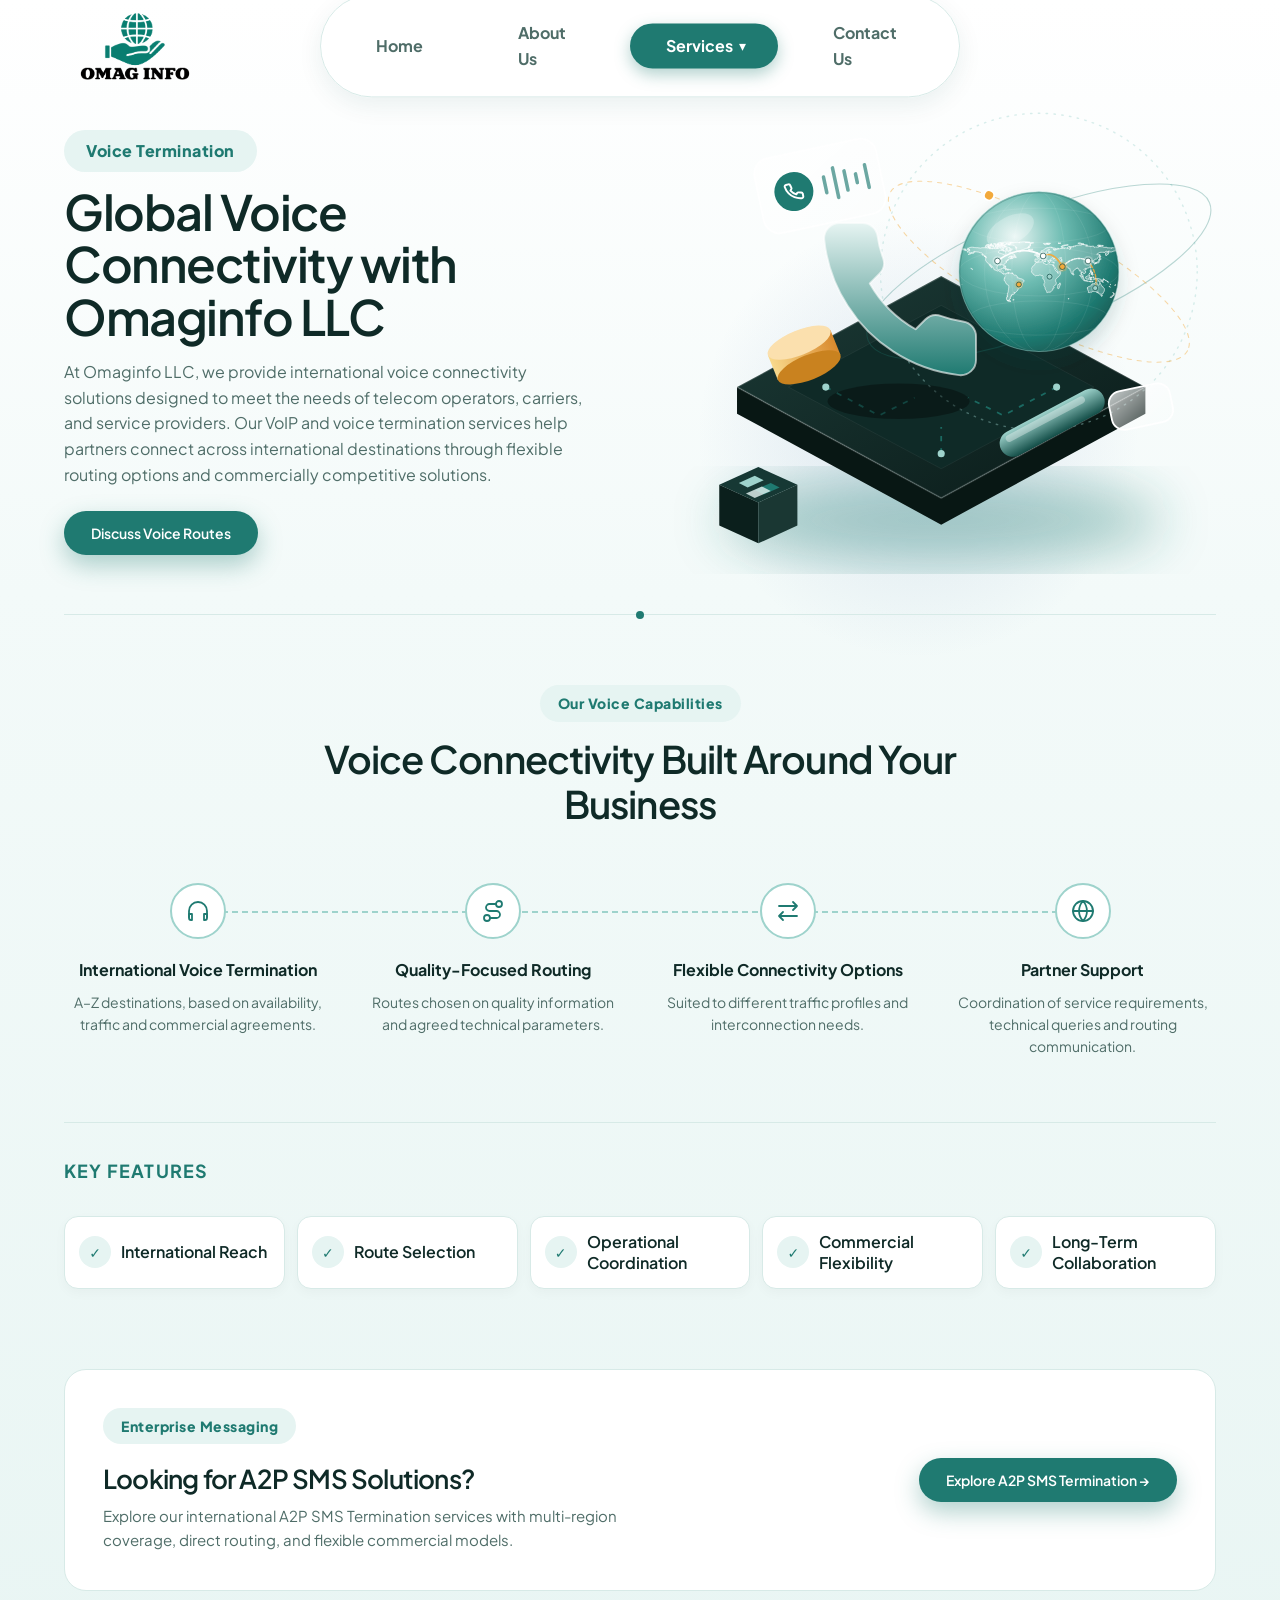
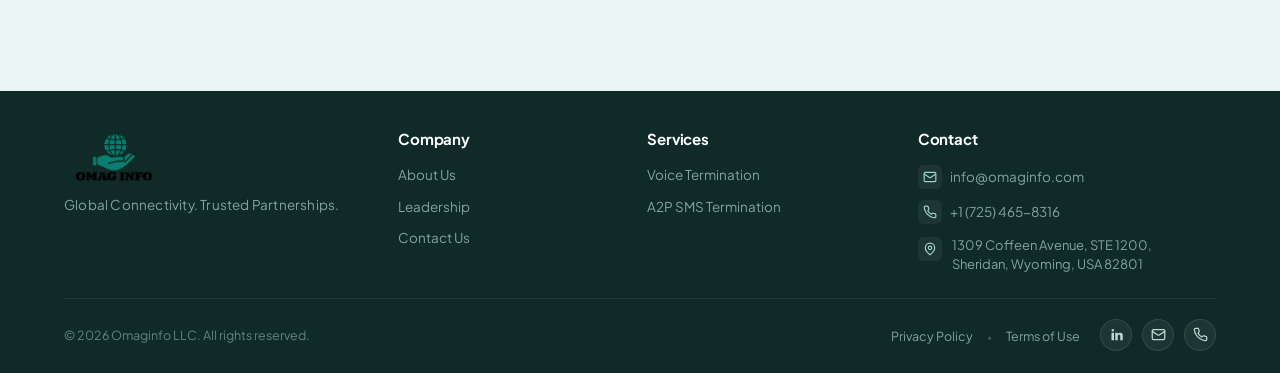
<file: voice.html>
<!DOCTYPE html>
<html lang="en">

<head>
  <meta charset="UTF-8" />
  <meta name="viewport" content="width=device-width, initial-scale=1.0" />
  <title>Voice Termination | Omaginfo LLC</title>
  <link rel="icon" type="image/png" href="assets/images/Omag_Logo.png" />
  <link rel="shortcut icon" type="image/png" href="assets/images/favicon.png" />
  <link rel="apple-touch-icon" href="assets/images/Omag_Logo.png" />
  <meta name="description"
    content="International voice termination and VoIP connectivity solutions designed to meet the needs of telecom operators, carriers, and service providers." />
  <meta property="og:title" content="Voice Termination | Omaginfo LLC" />
  <meta property="og:description"
    content="International voice termination and VoIP connectivity solutions designed to meet the needs of telecom operators, carriers, and service providers." />
  <meta property="og:type" content="website" />
  <meta property="og:image" content="assets/images/Omag_Logo.png" />
  <link rel="preconnect" href="https://fonts.googleapis.com" />
  <link rel="preconnect" href="https://fonts.gstatic.com" crossorigin />
  <link href="https://fonts.googleapis.com/css2?family=Plus+Jakarta+Sans:wght@400;500;600;700;800&display=swap"
    rel="stylesheet" />
  <link rel="stylesheet" href="assets/css/style.css?v=1.4" />
</head>

<body>
  <div id="scrollBar" aria-hidden="true"></div>
  <div class="page">
    <header class="navbar" id="navbar">
      <a href="index.html" class="logo" aria-label="Omaginfo LLC home">
        <img src="assets/images/Omag_Logo.png" alt="Omaginfo LLC" class="logo-img" />
      </a>
      <nav class="nav-links" id="navLinks" aria-label="Main">
        <a href="index.html">Home</a>
        <a href="about.html">About Us</a>
        <div class="nav-dd">
          <div class="dd-row"><a href="voice.html" class="active">Services</a><button class="dd-toggle" type="button"
              aria-expanded="false" aria-label="Show services menu">▾</button></div>
          <div class="dd-menu">
            <a href="voice.html" class="active"><span class="ico-c "><svg viewBox="0 0 24 24" fill="none" stroke="currentColor"
                  stroke-width="2" stroke-linecap="round" stroke-linejoin="round" aria-hidden="true">
                  <path
                    d="M22 16.92v3a2 2 0 0 1-2.18 2 19.79 19.79 0 0 1-8.63-3.07 19.5 19.5 0 0 1-6-6 19.79 19.79 0 0 1-3.07-8.67A2 2 0 0 1 4.11 2h3a2 2 0 0 1 2 1.72c.13.96.36 1.9.7 2.81a2 2 0 0 1-.45 2.11L8.09 9.91a16 16 0 0 0 6 6l1.27-1.27a2 2 0 0 1 2.11-.45c.91.34 1.85.57 2.81.7A2 2 0 0 1 22 16.92z" />
                </svg></span>Voice Termination</a>
            <a href="sms.html"><span class="ico-c "><svg viewBox="0 0 24 24" fill="none" stroke="currentColor"
                  stroke-width="2" stroke-linecap="round" stroke-linejoin="round" aria-hidden="true">
                  <path d="M21 15a2 2 0 0 1-2 2H7l-4 4V5a2 2 0 0 1 2-2h14a2 2 0 0 1 2 2z" />
                  <path d="M8 9h8M8 13h5" />
                </svg></span>A2P SMS Termination</a>
          </div>
        </div>
        <a href="contact.html">Contact Us</a>
      </nav>
      <button class="hamburger" id="hamburger" aria-label="Toggle menu" aria-expanded="false" aria-controls="navLinks">
        <svg viewBox="0 0 20 20" fill="currentColor" aria-hidden="true" width="20" height="20">
          <circle cx="4" cy="4" r="2"/><circle cx="10" cy="4" r="2"/><circle cx="16" cy="4" r="2"/>
          <circle cx="4" cy="10" r="2"/><circle cx="10" cy="10" r="2"/><circle cx="16" cy="10" r="2"/>
          <circle cx="4" cy="16" r="2"/><circle cx="10" cy="16" r="2"/><circle cx="16" cy="16" r="2"/>
        </svg>
      </button>
    </header>

    <!-- ================= VOICE TERMINATION HERO ================= -->
    <div class="page-sec" id="VoIP" data-nav="services">
      <section class="hero sub">
        <div class="hero-text reveal">
          <span class="eyebrow">Voice Termination</span>
          <h1 class="h1">Global Voice Connectivity with Omaginfo LLC</h1>
          <p class="hero-lead">At Omaginfo LLC, we provide international voice connectivity solutions designed to meet
            the needs of telecom operators, carriers, and service providers. Our VoIP and voice termination services
            help partners connect across international destinations through flexible routing options and commercially
            competitive solutions.</p>
          <div class="hero-cta">
            <a href="contact.html?type=voice" class="btn btn-purple">Discuss Voice Routes</a>
          </div>
        </div>
        <div class="hero-art reveal">
          <svg viewBox="0 0 620 540" xmlns="http://www.w3.org/2000/svg" role="img"
            aria-label="Phone handset with voice waves travelling along global routes">
            <defs>
              <linearGradient id="platTop" x1="0" y1="0" x2="1" y2="1">
                <stop offset="0" stop-color="#1C3B37" />
                <stop offset="1" stop-color="#0A1A18" />
              </linearGradient>
              <linearGradient id="purpleG" x1="0" y1="0" x2="0" y2="1">
                <stop offset="0" stop-color="#E6F4F2" />
                <stop offset="1" stop-color="#1F7A71" />
              </linearGradient>
              <linearGradient id="glassG" x1="0" y1="0" x2="1" y2="1">
                <stop offset="0" stop-color="#ffffff" stop-opacity=".75" />
                <stop offset="1" stop-color="#ffffff" stop-opacity=".12" />
              </linearGradient>
              <linearGradient id="peachG" x1="0" y1="0" x2="1" y2="0">
                <stop offset="0" stop-color="#F8D98C" />
                <stop offset="1" stop-color="#D98A2E" />
              </linearGradient>
              <linearGradient id="mintG" x1="0" y1="0" x2="0" y2="1">
                <stop offset="0" stop-color="#9ED3CC" />
                <stop offset="1" stop-color="#134E48" />
              </linearGradient>
              <radialGradient id="sphereG" cx=".35" cy=".3" r=".75">
                <stop offset="0" stop-color="#E6F4F2" />
                <stop offset=".45" stop-color="#9ED3CC" />
                <stop offset="1" stop-color="#115C53" />
              </radialGradient>
              <radialGradient id="heroGlobe" cx=".36" cy=".3" r=".8">
                <stop offset="0" stop-color="#1F7A71" />
                <stop offset=".55" stop-color="#0C2B27" />
                <stop offset="1" stop-color="#0A1A18" />
              </radialGradient>
              <filter id="blur30">
                <feGaussianBlur stdDeviation="30" />
              </filter>
              <filter id="glow">
                <feGaussianBlur stdDeviation="4" result="b" />
                <feMerge>
                  <feMergeNode in="b" />
                  <feMergeNode in="SourceGraphic" />
                </feMerge>
              </filter>
            
              <radialGradient id="hvSphere" cx=".35" cy=".28" r=".85">
                <stop offset="0" stop-color="#E6F4F2" />
                <stop offset=".35" stop-color="#6FBDB3" />
                <stop offset=".75" stop-color="#1F7A71" />
                <stop offset="1" stop-color="#134E48" />
              </radialGradient>
              <clipPath id="hvGlobeClip">
                <circle cx="310" cy="270" r="112" />
              </clipPath>
              <radialGradient id="hvGlobeGlow" cx="50%" cy="50%" r="50%">
                <stop offset="80%" stop-color="#1F7A71" stop-opacity="0" />
                <stop offset="100%" stop-color="#134E48" stop-opacity=".6" />
              </radialGradient>
              <filter id="hvShadowS" x="-30%" y="-30%" width="160%" height="170%">
                <feDropShadow dx="0" dy="14" stdDeviation="14" flood-color="#134E48" flood-opacity=".18" />
              </filter>
            </defs>
            <ellipse cx="310" cy="470" rx="250" ry="50" fill="#1F7A71" opacity=".35" filter="url(#blur30)" />
            <g data-depth="6">
              <polygon points="80,320 310,445 540,320 540,350 310,475 80,350" fill="#081714" />
              <polygon points="310,195 540,320 310,445 80,320" fill="url(#platTop)" />
              <polygon points="310,195 540,320 310,445 80,320" fill="none" stroke="#ffffff" stroke-opacity=".18"
                stroke-width="2" />
              <polygon points="310,228 482,320 310,412 138,320" fill="#0F2A27" stroke="#fff" stroke-opacity=".06" />
              <g stroke="#1F7A71" stroke-width="2" fill="none" opacity=".8" class="circuit">
                <path d="M180 320 L240 352 L280 332" />
                <path d="M440 320 L380 352 L340 332" />
                <path d="M310 395 L310 365" />
              </g>
              <circle cx="180" cy="320" r="4" fill="#9ED3CC" />
              <circle cx="440" cy="320" r="4" fill="#9ED3CC" />
              <circle cx="310" cy="395" r="4" fill="#9ED3CC" />
            </g>
            <!-- Globe with World Map (matching home page) -->
            <g data-depth="12">
              <g transform="translate(420 190) scale(0.80357) translate(-310 -270)">
                <!-- Orbiting Rings -->
                <g fill="none" stroke-linecap="round">
                  <circle cx="310" cy="270" r="222" stroke="#9ED3CC" stroke-opacity=".4" stroke-dasharray="2 9" stroke-width="2" />
                  <g transform="translate(310 270) rotate(-22)">
                    <ellipse rx="258" ry="82" stroke="#1F7A71" stroke-opacity=".3" stroke-width="1.5" />
                  </g>
                  <g transform="translate(310 270) rotate(28)">
                    <ellipse rx="236" ry="70" stroke="#F2A93B" stroke-opacity=".45" stroke-width="1.5" stroke-dasharray="6 8" />
                  </g>
                </g>

                <circle cx="310" cy="270" r="112" fill="url(#hvSphere)" filter="url(#hvShadowS)" />
              <g clip-path="url(#hvGlobeClip)">
                <!-- Subtle Globe Graticule Grid -->
                <g fill="none" stroke="#fff" stroke-opacity="0.14" stroke-width="0.8">
                  <ellipse cx="310" cy="270" rx="38" ry="112" />
                  <ellipse cx="310" cy="270" rx="76" ry="112" />
                  <ellipse cx="310" cy="270" rx="112" ry="34" />
                  <ellipse cx="310" cy="205" rx="98" ry="24" />
                  <ellipse cx="310" cy="335" rx="98" ry="24" />
                </g>

                <!-- World Map Continent Outlines (matching reference) -->
                <path d="M416.9,288.9L417,288.8L417.2,289L417.1,289.3L416.8,289.4L416.4,289.3L416.4,289L416.6,288.8ZM418,288.3L417.6,288.5L417.2,288.6L417.2,288.4L417.5,288.3L417.6,288.2L418,288.1L418,288.1L418,288.3ZM202,288.1L202,288.1L202,288.1L202.1,288L202,288.3L202,288.3L202,288.3L202,288.1ZM339.3,255.4L339.5,255.9L340.1,256L340.5,256.3L341.4,256.4L342.3,256.2L342.4,256.1L342.2,255.7L342.3,255L341.9,254.8L342,254.4L341.6,254.4L341.7,253.9L342.3,254L342.8,253.8L342.4,253.5L342.2,253.1L341.7,253.3L341.7,253.7L341.5,253.3L341.5,253.2L341.6,252.9L341.5,252.7L340.8,252.5L340.5,252L340.2,251.8L340.2,251.6L340.8,251.7L340.8,251.3L341.3,251.2L341.8,251.3L341.9,250.7L341.8,250.3L341.2,250.3L340.7,250.2L340,250.4L339.5,250.6L339.2,250.9L338.6,251L338,251.6L338.6,252.2L338.5,252.6L339.2,253.3L339.5,253.6L339.8,254.1L340.1,254.1L340.2,254.3L339.7,254.3L339.6,254.8L339.5,255L339.3,255.1ZM202,237L202,237L203.5,237.5L205,238.1L205,238.5L205.4,238.6L205.3,238.2L206.9,238.3L208.1,238.8L207.5,239.1L206.5,239.1L206.5,239.7L206.2,239.9L205.7,239.8L205.2,239.6L204.4,239.5L204.3,239.2L203.7,239.1L203,239.2L202.7,239L202.8,238.7L202.1,238.9L202.3,239.2L202,239.4L202,239.4L202,237ZM418,239.4L418,239.4L417.2,239.7L416.4,239.6L417,240L417.3,240.5L417.6,240.6L417.7,240.9L417.5,241L416.4,240.9L414.7,241.3L414.2,241.4L413.3,241.8L412.4,242.2L412.2,242.5L411.3,242.1L409.8,242.5L409.5,242.3L408.9,242.6L408.1,242.5L407.9,242.9L407.2,243.5L407.2,243.7L407.9,243.8L407.8,244.7L407.3,244.7L407,245.2L407.3,245.5L406.2,245.8L406,246.5L405.1,246.6L404.9,247.2L404.1,247.8L403.9,247.4L403.6,246.5L403.3,245.2L403.5,244.3L404.1,244L404.1,243.7L405,243.6L406.1,242.8L407.1,242.2L408.2,241.7L408.7,240.9L408,240.9L407.6,241.4L406.1,242.1L405.6,241.3L404,241.5L402.5,242.6L403,242.9L401.7,243.1L400.8,243.1L400.8,242.7L399.9,242.6L399.1,242.9L397.3,242.8L395.3,243L393.4,244.2L391.1,245.6L392,245.6L392.3,246L392.9,246.2L393.3,245.9L393.9,245.9L394.8,246.6L394.8,247.1L394.4,247.7L394.3,248.4L394,249.3L393.1,250.2L392.9,250.6L392.1,251.3L391.3,252L390.9,252.4L390.1,252.7L389.7,252.7L389.4,252.4L388.6,252.9L388.5,253.1L388.2,253L388,253.2L387.8,253.4L387.8,253.9L387.5,254L387.4,254.1L387.2,254.3L386.8,254.4L386.5,254.6L386.5,254.8L386.4,254.9L386.7,255L387,255.2L387.5,256L387.7,256.3L387.7,257L387.5,257.4L386.9,257.5L386.4,257.7L385.9,257.8L385.8,257.4L385.9,257L385.7,256.4L386.1,256.3L385.7,255.8L385.4,255.6L385.3,255.8L385.2,255.8L385.1,255.7L385,255.6L384.8,255.5L385,255.3L385.1,255.2L385.1,255.1L385.2,254.8L385.2,254.7L384.8,254.6L384.6,254.5L383.7,254.6L383.3,254.9L382.6,255.1L383,254.8L382.8,254.6L383.3,254.2L383,253.8L382.5,254.1L381.8,254.5L381.4,254.9L380.8,254.9L380.5,255.2L380.8,255.6L381.3,255.7L381.3,255.9L381.8,256.1L382.5,255.7L383,255.9L383.4,255.9L383.5,256.3L382.7,256.4L382.4,256.7L381.8,257L381.5,257.5L382.1,257.8L382.4,258.4L382.7,258.9L383.1,259.4L383.1,259.8L382.8,260L382.9,260.3L383.3,260.5L383.2,261L383,261.5L382.7,261.5L382.2,262.2L381.8,263L381.2,263.7L380.4,264.2L379.5,264.7L378.9,264.8L378.5,265.1L378.3,264.9L377.9,265.2L377.1,265.5L376.5,265.6L376.3,266.2L375.9,266.2L375.8,265.8L375.9,265.6L375.1,265.4L374.8,265.5L374,266L373.5,266.6L373.4,267L373.9,267.6L374.4,268.4L375,268.8L375.3,269.2L375.6,270.4L375.5,271.4L375,271.8L374.3,272.2L373.8,272.7L373.1,273.2L372.9,272.9L373,272.5L372.6,272.1L372.1,272L371.9,271.7L371.6,271.1L371,270.8L370.5,270.8L370.6,270.4L370.1,270.4L370,271L369.7,271.9L369.5,272.4L369.5,272.9L369.9,272.9L370.2,273.4L370.3,274L370.6,274.3L371,274.4L371.3,274.7L371.4,274.7L371.8,275.1L372,275.5L372.1,275.9L372,276.2L372.1,276.4L372.1,276.7L372.3,276.9L372.5,277.4L372.5,277.6L372.1,277.7L371.5,277.2L370.8,276.8L370.8,276.4L370.4,276L370.3,275.5L370.1,275.2L370.2,274.8L370.1,274.5L369.8,274.3L369.7,274L369.4,273.7L369.1,273.4L369,273.7L368.9,273.4L369,273L369.1,272.5L369.1,272L369.3,271.5L369.1,271.2L369.1,270.5L368.9,270.2L368.7,269.5L368.6,268.7L368.3,268.3L367.9,268.6L367.2,269L366.9,268.9L366.5,268.8L366.7,268L366.6,267.5L366.1,266.8L366.2,266.6L365.8,266.5L365.4,266L365.3,265.7L365.2,265.4L365.1,265.1L364.9,264.8L364.3,264.7L364.4,265L364.2,265.3L363.9,265.2L363.8,265.3L363.7,265.2L363.4,265.2L363.3,265.4L362.9,265.4L362.2,265.5L362.2,266L361.9,266.3L361,266.7L360.4,267.4L359.9,267.8L359.3,268.2L359.3,268.5L359,268.6L358.5,268.8L358.2,268.9L358,269.3L358.1,270.1L358.2,270.6L357.9,271.2L357.9,272.2L357.6,272.2L357.3,272.7L357.5,272.9L357,273.1L356.8,273.5L356.5,273.6L356,273.1L355.7,272.2L355.4,271.6L355.2,271.3L354.9,270.8L354.8,270L354.7,269.6L354.1,268.8L353.9,267.7L353.7,266.9L353.7,266.2L353.6,265.6L352.7,266L352.3,265.9L351.5,265.2L351.8,264.9L351.6,264.7L350.9,264.2L350.5,264L350.3,263.6L349.8,263.2L348.7,263.3L347.7,263.3L346.9,263.4L345.8,263.2L345.1,263L344.4,263L344.2,262.2L343.9,262.1L343.4,262.2L342.8,262.5L342.1,262.3L341.5,261.9L340.9,261.7L340.5,261.1L340.1,260.3L339.7,260.4L339.4,260.2L339.1,260.5L338.8,260.4L338.9,260.7L338.9,260.8L339,261.3L339.3,261.8L339.6,261.9L339.7,262.1L340.1,262.4L340.1,262.6L340.1,262.8L340.1,263L340.3,263.2L340.4,263.4L340.5,263.6L340.4,263.1L340.6,262.8L340.8,262.7L341,262.9L341,263.3L340.8,263.6L340.9,263.9L341.1,263.8L341.1,264L341.5,263.9L342,263.9L342.4,263.9L342.8,263.5L343.3,263.1L343.6,262.8L343.8,262.6L343.9,262.6L343.8,262.9L343.8,263L343.8,263.5L344.1,263.9L344.4,264.1L344.9,264.2L345.2,264.3L345.5,264.6L345.7,264.8L345.9,264.9L345.9,265L345.7,265.4L345.6,265.5L345.3,265.7L345.1,266.2L344.8,266.1L344.7,266.3L344.6,266.6L344.7,267L344.6,267L344.3,267L344,267.3L343.9,267.6L343.8,267.7L343.4,267.7L343.2,267.8L343.2,268.1L342.9,268.2L342.5,268.2L342.1,268.4L341.9,268.4L341.4,268.6L341.3,268.8L341.3,269.1L340.7,269.3L339.7,269.6L339.2,270L338.9,270L338.8,270L338.4,270.3L338,270.4L337.5,270.4L337.4,270.4L337.2,270.6L337.1,270.6L337,270.8L336.7,270.8L336.5,270.9L336.1,270.8L335.9,270.5L336,270.1L335.9,270L335.7,269.5L335.6,269.3L335.7,269.3L335.6,269L335.7,268.9L335.7,268.6L335.6,268.3L335.4,268.2L335.4,267.9L335.1,267.7L334.7,267.2L334.6,266.7L334.1,266.3L333.9,266.2L333.5,265.6L333.4,265.2L333.4,264.9L333.1,264.2L332.8,264L332.5,263.8L332.3,263.5L332.3,263.4L332.2,263L332,262.9L331.8,262.5L331.4,262L331.1,261.6L330.8,261.6L330.9,261.2L330.9,261L331,260.8L331,260.7L330.8,261L330.7,261.4L330.5,261.7L330.4,261.8L330.2,261.6L329.9,261.4L329.5,260.5L329.4,260.6L329.6,261.2L330,261.8L330.5,262.7L330.7,263.1L330.9,263.4L331.4,264.1L331.3,264.2L331.3,264.5L332,265.1L332.1,265.2L332.3,265.8L332.2,265.9L332.3,266.5L332.5,267.2L332.7,267.4L333,267.6L333.4,268.3L333.6,268.9L333.9,269.1L334.7,269.7L335,270.1L335.4,270.4L335.6,270.6L335.8,270.8L336,271L336,271.2L335.6,271.4L335.9,271.5L336.1,271.6L336.2,271.9L336.5,272.1L336.8,272.1L337.3,272L338,271.9L338.5,271.7L338.8,271.7L339,271.6L339.4,271.6L339.6,271.6L339.8,271.5L340.2,271.4L340.4,271.2L340.7,271.2L340.7,271.4L340.6,271.7L340.6,272L340.5,272.2L340.3,272.9L340,273.6L339.7,274.3L339.2,275.2L338.6,275.9L337.9,276.7L337.3,277.2L336.4,277.8L335.9,278.2L335.2,279L335.1,279.3L335,279.4L334.5,279.7L334.4,279.9L334.2,280L334.1,280.4L333.9,280.6L333.8,281L333.5,281.2L333.5,281.2L333.2,282L333.3,282.3L333.7,282.5L333.7,282.7L333.5,283L333.6,283.2L333.5,283.5L333.7,283.9L334,284.5L334.2,284.6L334.3,284.9L334.3,285.5L334.3,286L334.4,286.9L334.5,287.2L334.3,287.7L334.1,288.1L333.7,288.4L333.1,288.7L332.4,289L331.8,289.6L331.5,289.7L331.1,290.1L330.9,290.3L330.8,290.7L331.1,291.2L331.2,291.5L331.2,291.7L331.3,291.7L331.3,292.3L331.2,292.5L331.4,292.6L331.3,292.9L331,293.1L330.5,293.3L329.8,293.6L329.5,293.8L329.6,294.1L329.8,294.1L329.7,294.5L329.5,294.9L329.5,295.4L329.3,295.7L328.9,296L328.8,296.1L328.5,296.4L328.4,296.7L328,297.1L327.4,297.7L326.9,298.1L326.5,298.3L325.9,298.6L325.5,298.6L325.5,298.8L325.1,298.7L324.8,298.8L324.2,298.7L323.8,298.8L323.5,298.7L322.9,299L322.4,299.1L322,299.3L321.8,299.3L321.5,299.1L321.3,299.1L321.1,298.8L321,298.9L320.9,298.7L321,298.4L320.8,298L320.9,297.9L320.9,297.4L320.5,296.8L320.2,296.3L320.2,296.3L319.8,295.6L319.4,295.1L319.1,294.7L319,294.1L318.8,293.6L318.6,292.7L318.6,292L318.6,291.7L318.3,291.4L318,290.9L317.7,290.2L317.6,289.8L317.1,289.3L317,288.8L317,288.4L317.1,287.9L317.3,287.3L317.3,287.1L317.5,286.5L317.6,286.3L318,285.9L318.2,285.6L318.2,285.2L318.2,284.8L318,284.6L317.9,284.3L317.7,283.9L317.8,283.8L317.9,283.5L317.8,283L317.6,282.6L317.3,282.2L317.4,282.1L317.3,281.9L317.1,281.4L316.7,280.8L316,280.2L315.6,279.7L315.3,279.1L315.3,278.9L315.4,278.7L315.6,278.2L315.7,277.8L315.6,277.7L315.8,277L315.9,276.6L315.6,276.2L315.4,276.1L315.2,275.8L315.1,275.7L315.1,275.5L314.5,275.8L314.2,275.7L314,275.9L313.5,275.9L313.2,275.5L313,275L312.6,274.6L312.1,274.7L311.6,274.7L311.1,274.7L310.6,274.9L309.7,275.2L309.4,275.4L308.8,275.6L308.3,275.4L308,275.4L307.6,275.3L307.2,275.3L306.5,275.4L306.1,275.6L305.5,275.8L305.4,275.8L305.2,275.8L304.6,275.5L304.1,275.1L303.5,274.7L303.1,274.3L303,274.3L302.5,274.1L302.2,273.7L302.1,273.5L302.1,273.1L301.8,272.7L301.6,272.5L301.4,272.4L301.3,272.3L301.2,272L301.1,271.9L300.9,271.8L300.6,271.5L300.3,271.5L300.2,271.3L300.2,271.2L300,271.1L300,271L299.9,270.5L300,270.3L299.7,269.8L299.4,269.6L299.7,269.5L300,269L300.1,268.7L300.1,268.4L300.2,268.1L300.3,267.5L300.2,267L300.2,266.7L300.2,266.4L300.1,266.1L299.8,265.8L299.8,265.6L299.8,265.3L300,265.1L300.2,264.8L300.2,264.6L300.4,264.2L300.7,263.8L300.9,263.7L301.1,263.3L301.1,263L301.3,262.7L301.7,262.4L302.1,261.8L302.1,261.8L302.4,261.6L303,261.5L303.5,261.1L303.8,261L304.3,260.4L304.1,259.7L304.3,259.2L304.4,258.9L304.8,258.5L305.4,258.2L305.9,257.9L306.3,257.3L306.4,257L306.9,257L307.2,257.2L307.8,257.2L308.4,257.3L308.7,257.3L309.3,257L309.9,256.9L310.3,256.6L310.9,256.4L311.9,256.3L312.9,256.3L313.2,256.4L313.8,256.1L314.4,256.1L314.6,256.3L315.1,256.2L315.7,256L316.1,256.1L316.1,256.4L316.6,256.2L316.7,256.3L316.4,256.6L316.4,256.8L316.6,257L316.5,257.5L316.1,257.8L316.2,258.1L316.5,258.1L316.7,258.4L316.9,258.5L317.6,258.7L317.9,258.7L318.4,258.8L319.1,259.1L319.4,259.6L320,259.7L320.8,260L321.5,260.2L321.7,260.1L322,259.8L321.9,259.4L322.1,259.1L322.5,258.8L322.9,258.7L323.7,258.8L323.9,259.1L324.2,259.1L324.4,259.2L325,259.3L325.1,259.5L325.9,259.5L326.5,259.6L327.1,259.8L327.3,259.9L327.8,259.7L328.1,259.5L328.6,259.5L329,259.6L329.2,259.8L329.3,259.7L329.8,259.8L330.3,259.8L330.6,259.7L330.7,259.5L330.7,259.4L330.9,259.2L331,258.7L331.1,258.6L331.1,258.6L331.3,258.1L331.6,257.6L331.6,257.6L331.5,257.2L331.7,256.9L331.5,256.6L331.7,256.4L331.3,256.5L330.8,256.3L330.4,256.7L329.5,256.7L329,256.4L328.4,256.4L328.2,256.7L327.8,256.7L327.2,256.4L326.6,256.4L326.2,255.8L325.8,255.5L326.1,255L325.7,254.7L326.4,254.2L327.3,254.1L327.5,253.7L328.7,253.8L329.4,253.4L330.1,253.2L331.1,253.2L332.1,253.6L333,253.8L333.7,253.7L334.2,253.8L334.9,253.5L335,253.2L334.9,252.8L334.5,252.6L334.2,252.5L334,252.3L333.2,251.8L332.5,251.6L332,251.3L332.4,251.2L332.9,250.7L332.6,250.4L333.5,250.2L333.5,250.1L332.9,250.1L332.5,250.2L332.1,250.4L331.5,250.4L331,250.6L331,251L331,251L331.3,251.2L331.9,251.1L331.8,251.3L331.1,251.4L330.3,251.8L330,251.7L330.1,251.4L329.5,251.2L329.6,251.1L330.2,250.9L330.1,250.8L330,250.8L329,250.6L329,250.4L328.4,250.5L328.2,250.8L327.8,251.2L327.8,251.4L327.5,251.5L327.3,251.5L327.1,252.2L326.8,252.4L326.6,252.9L326.8,253.2L326.9,253.4L327.4,253.6L327.3,253.8L326.6,253.8L326.3,254L325.8,254.3L325.6,254L325.6,253.9L325.3,253.9L325,253.8L324.2,254L324.6,254.3L324.3,254.4L324,254.4L323.7,254.1L323.6,254.3L323.7,254.6L324,254.9L323.8,255L324.1,255.3L324.4,255.5L324.4,255.8L323.9,255.7L324,256L323.7,256L323.9,256.6L323.5,256.6L323,256.3L322.8,255.8L322.7,255.4L322.4,255.1L322.1,254.8L322.1,254.6L322,254.6L322,254.5L321.6,254.3L321.6,254L321.6,253.6L321.7,253.4L321.6,253.3L321.5,253.2L321.3,253L321.1,252.9L320.5,252.7L320.2,252.5L319.6,252.3L319.1,251.9L319.2,251.8L319,251.6L318.9,251.4L318.6,251.3L318.4,251.5L318.2,251.3L318.2,251.1L318.2,251.1L318.4,251.1L317.9,251L317.4,251.2L317.4,251.5L317.4,251.6L317.6,252L318.1,252.3L318.4,252.8L319.1,253.2L319.6,253.2L319.7,253.4L319.5,253.5L320.1,253.7L320.5,253.9L321,254.2L321.1,254.3L321,254.5L320.6,254.2L320.1,254.1L319.9,254.5L320.3,254.8L320.2,255.1L320,255.1L319.7,255.6L319.4,255.7L319.4,255.5L319.5,255.2L319.7,255L319.4,254.7L319.2,254.4L319,254.3L318.8,254L318.4,253.9L318.2,253.7L317.7,253.7L317.3,253.4L316.7,253L316.3,252.7L316.1,252.1L315.8,252L315.3,251.8L315.1,251.9L314.7,252.1L314.5,252.2L313.9,252.5L312.7,252.4L311.9,252.6L311.8,252.9L311.8,253.3L311.3,253.7L310.5,253.8L310.4,254L310.1,254.3L309.8,254.8L310.1,255.2L309.7,255.4L309.6,255.8L309.1,255.9L308.7,256.4L308,256.4L307.4,256.4L307,256.6L306.8,256.8L306.5,256.8L306.3,256.6L306.1,256.2L305.5,256.2L305.3,256.3L305,256.2L304.7,256.3L304.8,255.8L304.7,255.5L304.4,255.4L304.3,255.2L304.3,254.8L304.6,254.6L304.6,254.3L304.7,254L304.7,253.7L304.6,253.5L304.6,253.3L304.6,252.9L304.4,252.6L305.2,252.2L305.9,252.3L306.8,252.3L307.4,252.4L307.9,252.3L308.9,252.4L309.2,252L309.3,250.8L308.7,250.2L308.2,249.9L307.3,249.6L307.2,249.2L308,249.1L309,249.2L308.8,248.5L309.4,248.8L310.8,248.3L311,247.8L311.5,247.7L312,247.6L312.3,247.4L312.8,246.6L313.6,246.3L314.1,246.3L314.3,246.2L314.8,246.2L314.9,246.3L315.3,246L315.1,245.8L315.1,245.4L314.9,245.1L314.9,244.5L315,244.3L315.1,244.1L315.7,244.1L315.9,243.9L316.3,243.8L316.3,244.1L316.2,244.3L316.2,244.4L316.5,244.5L316.4,244.8L316.2,244.7L315.8,245.1L316,245.4L316,245.7L316.6,245.8L316.6,246L317.2,245.9L317.5,245.7L318.2,246L318.5,246.2L318.9,246L319.8,245.7L320.6,245.5L321.2,245.6L321.2,245.7L321.8,245.8L321.9,245.5L322.8,245.3L322.6,244.8L322.7,244.3L322.9,244L323.5,243.8L324,244.2L324.5,244.2L324.6,243.7L324.7,243.4L324.4,243.5L324.1,243.2L324,242.9L324.8,242.7L325.5,242.6L326.2,242.7L326.8,242.7L327.5,242.4L326.8,242.1L325.8,242.2L324.7,242.4L323.7,242.5L323.4,242.2L322.8,242L322.9,241.4L322.6,240.8L322.9,240.5L323.5,240.1L324.8,239.5L325.2,239.3L325.2,239.1L324.3,238.8L323.3,239L322.7,239.4L322.8,239.8L321.9,240.2L320.7,240.8L320.3,241.6L320.7,242L321.3,242.4L320.7,243L320.1,243.2L319.9,244.2L319.5,244.7L318.8,244.7L318.5,245.2L317.8,245.2L317.6,244.6L317.1,243.9L316.6,243.1L316.2,242.7L315,243.4L314.2,243.6L313.4,243.3L313.2,242.6L313,241.2L313.5,240.8L315.1,240.3L316.3,239.7L317.4,238.9L318.9,237.7L319.9,237.3L321.5,236.5L322.8,236.3L323.8,236.3L324.7,235.8L325.8,235.8L326.9,235.7L328.8,236.1L328,236.3L328.7,236.7L329.3,236.5L330.3,236.8L331.9,237L334.2,237.7L334.6,237.9L334.7,238.3L334,238.7L333,238.8L330.4,238.4L329.9,238.4L330.9,238.9L330.9,239.1L331,239.8L331.7,239.9L332.2,240.1L332.3,239.8L331.9,239.6L332.3,239.3L333.8,239.7L334.3,239.6L333.9,239.1L335.3,238.5L335.8,238.6L336.4,238.8L336.7,238.4L336.2,238L336.5,237.6L336.1,237.3L337.8,237.5L338.1,237.8L337.3,237.9L337.3,238.2L337.8,238.4L338.7,238.3L338.9,237.9L340.1,237.6L342.2,237.1L342.7,237.1L342.1,237.5L342.8,237.6L343.3,237.3L344.4,237.3L345.3,237.1L346,237.4L346.6,237L346,236.7L346.3,236.5L348.1,236.7L348.9,236.9L351.1,237.6L351.5,237.2L350.9,236.9L350.9,236.8L350.2,236.7L350.4,236.5L350,236L350,235.8L351.1,235.2L351.5,234.7L352,234.6L353.6,234.7L353.7,235.1L353.1,235.6L353.5,235.8L353.7,236.2L353.5,237L354.2,237.4L353.9,237.8L352.8,238.6L353.5,238.7L353.7,238.5L354.4,238.3L354.5,238L355,237.8L354.7,237.4L355,237L354.3,237L354.2,236.6L354.6,236L353.9,235.5L354.9,235.1L354.8,234.7L355.1,234.7L355.4,235L355.2,235.6L355.8,235.7L355.5,235.3L356.5,235L357.8,235L358.9,235.4L358.4,234.9L358.3,234.2L359.3,234.1L360.8,234.1L362.1,234L361.6,233.7L362.3,233.3L363,233.3L364.2,233L365.7,232.9L365.9,232.8L367.5,232.7L368,232.9L369.4,232.5L370.5,232.6L370.6,232.3L371.2,232L372.6,231.8L373.6,232L372.8,232.1L374.2,232.2L374.3,232.5L374.9,232.4L376.6,232.4L378,232.7L378.5,232.9L378.3,233.2L377.7,233.4L376.1,233.7L375.6,233.9L376.4,234L377.3,234.1L377.8,234L378.1,234.4L378.4,234.3L379.3,234.2L381.3,234.3L381.4,234.5L383.9,234.6L384,234.2L385.2,234.3L386.2,234.3L387.2,234.6L387.4,235L387.1,235.2L387.8,235.7L388.8,235.9L389.4,235.3L390.3,235.6L391.3,235.4L392.5,235.6L392.9,235.4L393.9,235.5L393.5,235L394.3,234.7L399.7,235.1L400.2,235.4L401.8,235.9L404.2,235.8L405.4,235.9L405.9,236.1L405.8,236.6L406.6,236.7L407.4,236.6L408.4,236.6L409.6,236.7L410.7,236.7L411.7,237.2L412.5,237L412,236.6L412.3,236.4L414.2,236.5L415.4,236.5L417.2,236.8L418,237L418,239.4ZM225.4,236.6L226.5,236.7L227.5,237L228.1,237.1L228.6,236.8L229.4,236.6L230.2,236.7L231.1,236.4L232.1,236.3L232.5,236.5L233,236.4L233.1,236.1L233.5,236.2L234.5,236.7L235.3,236.3L235.4,236.8L236.2,236.7L236.4,236.5L237.1,236.5L238,236.8L239.4,237L240.3,237.1L240.9,237.1L241.7,237.4L240.8,237.7L241.9,237.8L243.5,237.7L244,237.6L244.7,238L245.3,237.7L244.7,237.4L245.1,237.2L245.8,237.2L246.3,237.1L246.8,237.3L247.4,237.6L248.1,237.6L249.1,237.8L250.1,237.7L250.9,237.7L250.9,237.4L251.4,237.3L252.3,237.5L252.3,238L252.7,237.6L253.2,237.6L253.5,237L252.8,236.6L252.1,236.4L252.2,235.7L252.9,235.3L253.7,235.4L254.3,235.6L255.1,236.3L254.6,236.6L255.7,236.7L255.7,237.3L256.5,236.9L257.2,237.2L257,237.7L257.6,238.1L258.2,237.7L258.7,237.1L258.7,236.5L259.5,236.5L260.4,236.6L261.2,236.9L261.3,237.2L260.8,237.5L261.2,237.9L261.2,238.1L260,238.6L259.2,238.7L258.5,238.5L258.4,238.8L257.8,239.3L257.6,239.5L256.9,240L256.1,240L255.6,240.2L255.5,240.6L254.8,240.7L254.1,241.2L253.5,241.9L253.2,242.3L253.2,243L254.1,243.1L254.3,243.7L254.6,244.2L255.5,244L256.6,244.3L257.2,244.5L257.6,244.8L258.4,245L259,245.2L260,245.3L260.6,245.3L260.5,245.8L260.7,246.4L261.2,247.1L262.1,247.7L262.5,247.5L262.8,246.9L262.5,245.9L262.1,245.6L263.1,245.3L263.7,244.9L264.1,244.5L264,244.1L263.6,243.6L262.9,243.1L263.6,242.5L263.3,242L263.1,241L263.6,240.9L264.6,241L265.2,241.1L265.7,240.9L266.3,241.1L267,241.5L267.2,241.7L268.2,241.8L268.2,242.3L268.4,243L269,243.1L269.4,243.5L270.3,243.1L270.9,242.5L271.3,242.2L271.7,242.7L272.5,243.5L273.2,244.2L272.9,244.6L273.7,244.9L274.3,245.3L275.2,245.4L275.6,245.6L275.8,246.1L276.3,246.2L276.5,246.4L276.6,247.1L276.2,247.3L275.7,247.6L274.7,247.8L274,248.3L273,248.4L271.7,248.2L270.8,248.2L270.2,248.3L269.7,248.7L268.9,249L268,249.8L267.3,250.3L267.8,250.2L268.8,249.4L270.1,248.9L271,248.9L271.5,249.2L270.9,249.6L271.1,250.2L271.3,250.7L272.1,251L273.1,250.9L273.7,250.2L273.7,250.6L274.1,250.9L273.4,251.3L272,251.6L271.5,251.9L270.8,252.3L270.3,252.2L270.3,251.7L271.3,251.2L270.4,251.3L269.7,251.3L269.8,251.5L269.2,251.8L268.6,252L267.9,252.2L267.6,252.6L267.5,252.7L267.5,253L267.7,253.3L268,253.3L267.9,253.1L268.1,253.3L268,253.4L267.6,253.5L267.3,253.5L266.9,253.6L266.6,253.6L266.3,253.7L265.8,253.9L266.7,253.7L266.8,253.9L266,254L265.6,254L265.6,254L265.4,254.1L265.6,254.2L265.5,254.6L265.1,255L265,254.9L264.9,254.9L264.7,254.7L264.8,255L265,255.1L265,255.4L264.8,255.6L264.4,256.1L264.4,256.1L264.6,255.6L264.3,255.4L264.2,254.9L264.1,255.2L264.2,255.6L263.8,255.5L264.2,255.7L264.2,256.2L264.4,256.3L264.5,256.5L264.6,257.1L264.2,257.5L263.6,257.7L263.2,258.1L262.9,258.1L262.6,258.3L262.5,258.5L261.8,258.9L261.5,259.2L261.2,259.5L261.1,260L261.2,260.4L261.4,260.9L261.7,261.3L261.7,261.6L262,262.3L261.9,262.7L261.9,262.9L261.8,263.3L261.6,263.4L261.3,263.3L261.2,263L261,262.9L260.7,262.4L260.4,261.9L260.3,261.7L260.4,261.3L260.2,260.9L259.8,260.4L259.5,260.4L258.9,260.6L258.8,260.6L258.5,260.3L258.2,260.2L257.5,260.2L256.9,260.2L256.5,260.2L256.2,260.3L256.4,260.5L256.3,260.7L256.5,260.8L256.4,260.9L256.1,260.8L255.9,260.9L255.5,260.9L255,260.6L254.5,260.7L254.1,260.5L253.7,260.6L253.2,260.7L252.6,261.2L252,261.4L251.7,261.7L251.6,262L251.6,262.4L251.6,262.7L251.7,262.9L251.5,263.4L251.4,263.8L251.3,264.7L251.3,264.9L251.4,265.3L251.6,265.6L251.7,266L252.1,266.5L252.2,266.8L252.5,267.1L253.1,267.3L253.3,267.5L253.9,267.4L254.3,267.3L254.8,267.2L255.2,267.1L255.5,266.8L255.7,266.5L255.7,266L255.8,265.8L256.2,265.7L256.9,265.5L257.4,265.5L257.8,265.5L257.9,265.6L257.9,265.9L257.6,266.3L257.4,266.6L257.5,266.7L257.4,267L257.3,267.5L257.1,267.3L257,267.3L257,267.4L257.1,267.4L257.1,267.6L257,267.8L257.1,267.9L257,268.1L257.1,268.2L257,268.5L256.9,268.7L256.8,268.7L256.6,268.9L256.8,269L256.9,268.9L257.1,269L257.1,269L257.3,268.9L257.4,268.9L257.5,268.9L257.6,268.9L257.9,269L258.1,268.9L258.3,268.9L258.4,268.8L258.6,268.8L258.7,268.9L258.9,268.9L259,268.8L259.3,268.9L259.4,268.9L259.6,269L259.7,269.2L260,269.2L260.1,269.4L260.1,269.5L260,269.6L260.1,269.8L260,270L259.9,270.3L259.9,270.5L259.9,270.7L259.9,271L259.8,271L259.8,271.3L259.8,271.4L259.7,271.6L259.7,271.7L259.8,271.8L260,272.2L260.2,272.4L260.5,272.7L260.7,272.9L260.7,273L260.9,273L261,273L261.1,273.1L261.4,273.1L261.7,272.9L262.1,272.8L262.3,272.6L262.6,272.7L262.6,272.7L262.9,272.8L263.2,272.9L263.4,273L263.6,273.2L263.9,273.2L264.3,272.8L264.6,272.7L264.6,272.5L264.7,272L265.1,271.8L265.4,271.7L265.5,271.6L266,271.7L266.4,271.4L266.7,271.2L266.9,270.9L267.2,271L267.3,271.1L267.2,271.3L267.2,271.5L266.8,271.6L267,271.8L267,272.1L266.8,272.5L267,273L267.2,272.9L267.4,272.5L267.2,272.3L267.2,271.8L267.9,271.6L267.8,271.3L268,271.1L268.3,271.5L268.7,271.5L269.1,271.9L269.1,272.1L269.6,272.1L270.3,272L270.6,272.3L271.1,272.4L271.4,272.2L271.4,272L272.2,272L272.9,272L272.4,272.2L272.6,272.4L273,272.5L273.5,272.8L273.6,273.3L273.9,273.2L274.1,273.4L274.5,273.6L274.9,274L274.9,274.3L275.2,274.3L275.5,274.6L275.7,274.8L276.4,274.9L276.5,274.8L277,274.8L277.6,275L277.8,275L278.3,275.2L278.9,275.7L279,275.9L279.2,275.9L279.4,276.2L279.7,277.3L280,277.4L280,277.8L279.6,278.3L279.8,278.5L280.8,278.6L280.8,279.2L281.3,278.8L282.1,279L283.1,279.3L283.3,279.7L283.3,280L283.9,279.8L285.1,280.2L286,280.1L286.9,280.6L287.7,281.3L288.1,281.5L288.6,281.5L288.9,281.7L289.1,282.5L289.2,282.8L288.9,283.8L288.6,284.2L287.8,285L287.4,285.7L286.9,286.2L286.8,286.2L286.6,286.7L286.7,287.8L286.5,288.7L286.4,289.1L286.2,289.4L286.1,290.2L285.5,291L285.4,291.6L284.9,291.8L284.8,292.2L284.2,292.2L283.2,292.4L282.8,292.7L282.1,292.9L281.4,293.3L280.9,293.9L280.8,294.4L280.9,294.7L280.8,295.3L280.7,295.6L280.2,295.9L279.6,297L279.1,297.5L278.6,297.8L278.4,298.3L278,298.7L277.7,299L277,299.4L276.6,299.3L276.3,299.3L275.7,299.1L275.3,299.1L274.9,298.8L274.9,299.1L275.7,299.6L275.6,300L276,300.3L275.9,300.6L275.4,301.3L274.5,301.6L273.3,301.8L272.6,301.7L272.7,302.1L272.6,302.5L272.7,302.8L272.4,303L271.7,303.1L271.2,302.9L270.9,303L271,303.6L271.4,303.8L271.7,303.6L271.9,303.9L271.4,304.1L270.9,304.5L270.8,305.1L270.7,305.4L270.1,305.4L269.6,305.7L269.5,306.2L270,306.6L270.6,306.8L270.4,307.3L269.7,307.6L269.3,308.3L268.8,308.6L268.5,308.8L268.7,309.5L269.1,309.8L268.9,309.8L268.3,309.8L268,309.9L267.5,310.1L267.4,310.7L267.1,310.7L266.5,310.5L265.8,310.1L265,309.8L264.8,309.4L265,309L264.7,308.6L264.6,307.6L264.9,307L265.5,306.6L264.6,306.4L265.2,305.9L265.4,304.9L266.1,305.1L266.4,303.8L266,303.7L265.8,304.4L265.4,304.3L265.6,303.5L265.8,302.4L266.1,302L265.9,301.4L265.8,300.7L266.1,300.7L266.5,299.7L266.9,298.8L267.1,297.9L267,297L267.2,296.5L267.1,295.7L267.5,295L267.6,293.8L267.8,292.6L267.9,291.2L267.9,290.3L267.8,289.4L267.2,289.1L267.1,288.8L265.9,288.2L264.9,287.6L264.4,287.2L264.1,286.7L264.2,286.5L263.7,285.7L263.1,284.6L262.6,283.4L262.3,283.2L262.1,282.7L261.7,282.3L261.2,282.1L261.4,281.8L261.2,281.3L261.3,280.8L261.8,280.5L262.1,280L262,279.7L261.8,280L261.4,279.8L261.5,279.6L261.4,279L261.6,279L261.8,278.6L262,278.2L261.9,277.9L262.3,277.8L262.7,277.6L262.6,277.4L262.8,277.4L262.8,277L262.9,276.8L263.2,276.8L263.5,276.4L263.7,276.1L263.5,276L263.6,275.6L263.5,275.1L263.6,274.9L263.5,274.4L263.3,274.1L263.1,273.9L262.9,273.6L263.1,273.4L262.9,273.4L262.8,273.2L262.5,273L262.3,273.1L262.1,273.3L261.9,273.4L261.8,273.4L261.7,273.6L262,273.9L261.8,274L261.7,274L261.5,274.1L261.4,273.7L261.3,273.8L261.1,273.8L261,273.5L260.7,273.5L260.6,273.4L260.3,273.4L260.3,273.6L260.2,273.5L259.9,273.3L259.8,273.2L259.8,273.1L259.8,273L259.7,272.8L259.4,272.7L259.2,272.6L259.2,272.5L259,272.4L259.1,272.5L258.9,272.7L258.8,272.5L258.6,272.5L258.5,272.3L258.5,272.1L258.6,272L258.4,271.9L258.6,271.8L258.4,271.6L258.1,271.3L258,271.1L257.7,270.9L257.4,270.7L257.5,270.6L257.6,270.7L257.6,270.6L257.5,270.4L257.3,270.4L257.3,270.5L256.9,270.5L256.7,270.5L256.4,270.3L256.1,270.3L255.9,270.2L255.6,270.1L255.3,270.1L255,269.9L254.7,269.7L254,269L253.7,268.8L253.2,268.7L252.8,268.7L252.4,269L252.1,269L251.6,268.9L251.2,268.7L250.6,268.5L250.2,268.4L249.5,268.1L249,267.8L248.8,267.7L248.5,267.6L247.9,267.4L247.6,267.2L247,266.8L246.7,266.4L246.6,266.1L246.8,266.1L246.7,265.9L246.8,265.8L246.8,265.6L246.6,265.3L246.6,265L246.4,264.7L245.9,264.1L245.3,263.7L245,263.3L244.4,263.1L244.3,262.9L244.4,262.5L244.1,262.4L243.8,262.1L243.6,261.7L243.3,261.6L242.9,261.3L242.7,261L242.6,260.9L242.3,260.4L242.1,259.9L242.1,259.7L241.7,259.5L241.5,259.5L241.1,259.3L241,259.6L241.1,259.9L241.2,260.3L241.4,260.6L241.8,261L241.9,261.1L242,261.2L242.1,261.4L242.2,261.4L242.3,261.7L242.5,261.9L242.7,262.1L243,262.4L243.2,263L243.4,263.2L243.6,263.5L243.6,263.8L243.9,263.9L244.1,264.1L244.4,264.4L244.3,264.5L244.1,264.7L244,264.7L243.8,264.4L243.4,264L243,263.7L242.7,263.6L242.7,263.1L242.6,262.8L242.3,262.6L241.9,262.3L241.8,262.4L241.7,262.3L241.3,262.1L241,261.8L241,261.7L241.3,261.8L241.5,261.5L241.5,261.3L241,260.8L240.7,260.7L240.5,260.3L240.2,259.9L240,259.4L239.7,258.9L239.6,258.6L239.2,258.2L239,258.2L238.9,258L238.6,258L238.3,257.8L237.8,257.7L237.6,257.6L237.6,257.3L237,256.7L236.5,255.9L236.5,255.7L236.2,255.5L235.8,255L235.7,254.5L235.4,254.2L235.5,253.7L235.5,253.2L235.3,252.8L235.5,252.2L235.6,251.6L235.7,251.1L235.6,250.3L235.4,249.8L235.2,249.5L235.3,249.4L236.1,249.6L236.4,250.2L236.6,250L236.5,249.5L236.3,249L236.2,249L235.1,248.4L234.6,248.2L233.5,247.9L233.2,247.4L233.3,247L232.5,246.8L232.4,246.3L231.7,245.8L231.7,245.5L231.3,245.3L230.8,245.1L230.7,244.6L229.9,244.1L229.6,243.5L229,243.5L228,243.5L227.3,243.3L226.1,242.7L225.5,242.6L224.5,242.4L223.6,242.4L222.4,242.1L221.7,241.9L221.1,242L221.2,242.4L220.9,242.5L220.2,242.6L219.6,242.8L219,242.9L218.9,242.6L219.2,242L219.8,241.8L219.6,241.6L218.9,242L218.5,242.4L217.6,242.8L218,243.1L217.5,243.5L216.8,243.8L216.2,244L216.1,244.2L215.1,244.5L214.9,244.8L214.2,245.1L213.8,245L213.3,245.2L212.7,245.4L212.2,245.6L211.1,245.8L211,245.7L211.7,245.4L212.3,245.2L212.9,244.9L213.7,244.8L214,244.6L214.8,244.2L214.9,244.1L215.4,243.9L215.5,243.4L215.8,243.1L215.1,243.2L214.9,243.1L214.6,243.4L214.2,243.1L214,243.3L213.8,243L213.2,243.2L212.8,243.2L212.8,242.8L212.9,242.6L212.5,242.4L211.7,242.5L211.2,242.2L210.8,242.1L210.8,241.8L210.3,241.5L210.6,241.2L211,240.8L211.3,240.5L211.7,240.5L212.2,240.6L212.6,240.3L213.1,240.3L213.5,240.2L213.4,239.9L213.1,239.8L213.5,239.5L213.2,239.5L212.5,239.7L212.3,239.8L211.9,239.7L211,239.7L210.1,239.6L209.9,239.4L209.1,239L210,238.8L211.3,238.5L211.8,238.5L211.7,238.8L213,238.7L212.5,238.4L211.8,238.1L211.3,237.8L210.8,237.6L209.9,237.4L210.3,237.1L211.3,237.1L212.1,236.8L212.2,236.5L212.9,236.2L213.4,236.1L214.6,235.9L215.1,235.9L216.1,235.6L217,235.7L217.4,236L217.7,235.9L218.7,235.9L218.6,236L219.6,236.2L220.2,236.1L221.4,236.3L222.6,236.3L223,236.4L223.8,236.3L224.8,236.5ZM259.6,240.9L260.1,240.7L260.9,240.7L260.9,240.8L260.2,241.1L259.7,241.1ZM262.1,234.7L261.5,234.4L261.5,234.2L261.8,234.2L263.2,234.2L264.2,234.5L264.2,234.7L263.6,234.7L263,234.7L262.3,234.8ZM261.8,241.2L262,241L262.3,241L262.4,241.1L262.2,241.4L261.9,241.4L261.8,241.2ZM253.8,233.4L253.5,233.7L252.6,233.6L251.9,233.5L252.2,233.2L253.1,233L253.6,233.2ZM253.7,231.9L253.4,231.9L252.3,231.9L252.1,231.7L253.3,231.7L253.8,231.8ZM251.9,231.2L252.7,231.4L252.5,231.6L251.6,231.7L251.1,231.6L250.9,231.3L250.8,231.1L251.6,231.1ZM257.1,233.8L256.1,233.7L254.5,233.5L254.3,233.2L254.3,232.9L253.7,232.6L252.4,232.5L251.7,232.4L252,232.1L253.2,232.2L253.9,232.3L255,232.3L255.6,232.5L255.4,232.8L256.1,232.9L256.5,233L257.3,233.1L258.2,233.1L259.1,233L260.3,232.9L261.3,233L262,233.2L262.1,233.5L261.7,233.6L260.8,233.7L260.1,233.7L258.3,233.8ZM243.2,231.5L244.1,231.6L243.9,231.8L242.8,232L241.9,231.8L242.4,231.6ZM243.4,231.1L244.2,231.2L243.5,231.4L242.5,231.4L242.5,231.3L243.1,231.1ZM276.6,247.6L276.3,248L275.9,248.5L276.3,248.3L276.7,248.4L276.5,248.7L277,248.8L277.3,248.7L277.9,248.9L277.7,249.3L278.1,249.2L278.2,249.5L278.4,249.9L278.2,250.4L277.9,250.4L277.5,250.3L277.6,249.8L277.5,249.8L276.8,250.3L276.4,250.3L276.8,250L276.2,249.8L275.6,249.9L274.4,249.8L274.3,249.7L274.7,249.5L274.5,249.3L275,248.9L275.6,248L276,247.6L276.5,247.4L276.8,247.5ZM259.7,239.3L260.3,239.6L261,239.7L261.1,240L261.5,240L261.9,240.2L261.4,240.4L260.5,240.2L260.1,239.9L259.5,240.3L258.7,240.6L258.5,240.2L257.7,240.3L258.2,240L258.3,239.5L258.5,239L258.9,239L259,239.3L259.3,239.2ZM262.7,235L263.3,234.8L264.6,235.1L265.5,235.3L265.5,235.6L266.7,235.5L267.3,235.9L268.7,236.1L269.3,236.3L269.8,236.9L268.7,237.2L270.1,237.6L271.1,237.7L271.9,238.3L272.9,238.3L272.7,238.7L271.6,239.4L270.9,239.2L270,238.6L269.2,238.7L269.1,239L269.7,239.3L270.6,239.6L270.8,239.8L271.2,240.4L271,240.8L270.2,240.6L268.7,240.2L269.6,240.7L270.2,241L270.3,241.3L268.7,241L267.4,240.7L266.7,240.4L266.9,240.2L266,239.9L265.1,239.6L265.1,239.8L263.4,239.9L262.9,239.7L263.3,239.2L264.4,239.2L265.6,239.1L265.4,238.9L265.6,238.6L266.4,238L266.2,237.8L266,237.6L265.1,237.3L263.9,237.1L264.3,236.9L263.6,236.5L263.1,236.5L262.6,236.3L262.3,236.5L261.2,236.6L259,236.4L257.8,236.3L256.8,236.2L256.3,236L256.9,235.7L256.1,235.7L255.9,235.1L256.3,234.5L257,234.3L258.5,234.1L258.1,234.5L258.5,234.9L259.1,234.4L260.6,234.2L261.6,234.8L261.5,235.2ZM253.3,233.9L254.5,233.9L255.7,234.1L254.8,234.6L254.1,234.7L253.4,235.2L252.8,235.2L252.4,234.6L252.4,234.3L252.7,234.1ZM236.3,232.7L237.3,232.3L238.5,231.9L239.5,231.9L240.3,231.8L240.2,232.3L239.7,232.5L239.2,232.5L238.1,232.8L237.1,232.9ZM230.4,246L231,245.9L230.8,246.6L231.3,247.1L231.1,247.1L230.7,246.8L230.5,246.6L230.2,246.4L230.1,246.1L230.1,245.9ZM246.7,230.8L247.9,230.9L249.5,231.1L250,231.4L250.2,231.7L249.2,231.6L248.2,231.4L246.9,231.4L247.5,231.2L246.7,231.1ZM235.9,249.3L235.6,249.4L234.6,249.1L234.4,248.9L233.9,248.7L233.8,248.5L233.2,248.4L232.9,248.1L233,247.9L233.6,248.1L234,248.2L234.5,248.2L234.8,248.4L235,248.7L235.6,249ZM237.1,233.7L237.9,233.9L239.5,233.9L240,234.1L240.7,234.3L239.9,234.5L238.5,234.9L237.7,235.3L237.7,235.6L236.1,235.9L235.8,235.6L234.4,235.3L234.7,235L235.1,234.6L235.6,234.2L235,233.8ZM245.3,232.9L245.8,232.8L246.5,232.8L246.6,233.1L246.2,233.4L244.2,233.5L242.7,233.8L241.8,233.8L241.7,233.6L242.9,233.3L240.2,233.4L239.4,233.3L240.2,232.7L240.8,232.5L242.4,232.7L243.5,233.1L244.6,233.1L243.7,232.6L244.3,232.3L244.9,232.4L245.1,232.7ZM246.1,234.6L246.8,234.8L247.1,235.4L247.3,235.8L248.3,236.1L249.4,236.4L249.3,236.7L248.4,236.7L248.7,236.9L248.5,237.2L247.5,237.1L246.4,236.9L245.7,236.9L244.6,237.1L243.1,237.2L242,237.3L241.7,237L240.9,236.8L240.3,236.9L239.6,236.4L240,236.4L240.9,236.3L241.8,236.3L242.6,236.2L241.4,236L240.1,236.1L239.3,236.1L238.9,235.9L240.3,235.6L239.4,235.6L238.4,235.5L238.9,235L239.3,234.8L240.9,234.4L241.5,234.5L241.2,234.8L242.5,234.6L243.4,234.9L244,234.6L244.6,234.8L245.1,235.4L245.4,235.2L245,234.6L245.5,234.5ZM249.7,234.8L249.1,234.4L249.8,234.1L250.5,234.2L251.6,234.2L251.7,234.3L251.2,234.6L252.1,234.9L252,235.4L251,235.6L250.4,235.6L250,235.4L248.5,234.9L248.5,234.7ZM246,234.3L246.8,234.2L247.3,234.4L246.8,234.8L245.8,234.3ZM250.9,232.4L251.4,232.7L251.4,233L251.1,233.4L250.1,233.5L249.5,233.4L249.5,233L248.5,233.1L248.5,232.6L249.1,232.6L250,232.4L250.9,232.5ZM252.4,230L252.8,229.9L253.4,229.8L253.2,229.7L254.6,229.7L255.3,230L256.3,230.1L257.3,230.2L257.8,230.6L258.5,230.8L257.7,231L256.6,231.4L255.5,231.5L254.3,231.4L253.6,231.2L253.6,230.9L254.1,230.8L253,230.8L252.4,230.6L252,230.3ZM255,229.3L255.9,229.2L256.6,229.1L257.8,229L258.7,228.8L259.4,228.8L260.1,229L260.5,228.7L261.3,228.6L262.4,228.5L264.2,228.5L264.6,228.6L266.3,228.5L267.6,228.5L268.9,228.5L270.5,228.6L271.8,228.7L272.9,228.8L272.9,229L271.4,229.3L269.9,229.4L269.4,229.5L270.7,229.5L269.3,229.9L268.3,230L267.3,230.5L266.1,230.6L265.7,230.8L263.9,230.8L264.7,230.9L264.3,231L264.8,231.3L264.2,231.5L263.3,231.7L263,231.9L262.1,232.1L262.2,232.2L263.3,232.2L263.3,232.3L261.7,232.7L260.1,232.5L258.3,232.6L257.4,232.6L256.3,232.5L256.2,232.2L257.3,232.1L257,231.7L257.4,231.6L259,231.9L258.2,231.5L257.2,231.4L257.7,231.2L258.8,231L258.9,230.8L258.1,230.6L257.8,230.3L259.5,230.3L260,230.4L260.9,230.1L259.5,230.1L257.4,230.1L256.4,229.9L255.9,229.7L255.2,229.5ZM264.9,237.9L264.5,238.1L263.8,238.2L263.7,237.9L263.9,237.5L264.5,237.4L264.9,237.6L264.9,237.9ZM252.2,236.7L252.6,236.9L252.2,237.2L251.4,237L250.9,237L250.1,236.8L250.7,236.6L251.1,236.3L251.7,236.5L252.1,236.6ZM271.3,248.5L271.5,248.4L272.3,248.6L272.9,248.8L272.9,248.9L272.6,249L271.8,248.8ZM271.6,250.2L271.8,250.5L272.2,250.6L272.8,250.5L272.5,250.8L272.3,250.8L271.5,250.6L271.4,250.4ZM216.8,266.4L216.9,266.4L217,266.5L217.1,266.7L217.1,266.7L216.9,266.9L216.7,267L216.6,267.1L216.4,267L216.5,266.8L216.4,266.6L216.4,266.5L216.5,266.4L216.4,266.3L216.5,266.2L216.5,266.3ZM216.4,266L216.4,266L216.2,266.1L216,265.9L216,265.9L216,265.9L216,265.8L216.2,265.9ZM215.9,265.7L215.9,265.8L215.6,265.8L215.6,265.7ZM215.2,265.4L215.2,265.4L215.4,265.6L215.4,265.7L215.3,265.6L215.1,265.6L215,265.5L215,265.5ZM214.4,265.1L214.4,265.2L214.3,265.3L214.1,265.2L214.2,265.1L214.2,265.1ZM210.1,242.2L210.6,242.2L210.7,242.5L210.3,242.6L209.9,242.4L209.5,242.3ZM218.1,243.6L218.5,243.7L218.7,243.9L218.2,244.1L217.6,244.4L217.3,244.2L217.2,243.9L217.7,243.7ZM207,240.1L207.3,240.3L207.7,240.2L208.2,240.4L208.8,240.4L208.7,240.5L208.3,240.6L207.8,240.5L207.6,240.4L207.1,240.4L206.9,240.4ZM394.6,280L395.6,280.4L396.7,280.7L397.2,281L397.5,281.3L397.6,281.7L398.6,282.1L398.7,282.4L398.2,282.4L398.3,282.8L398.9,283.2L399.2,283.9L399.6,283.9L399.6,284.1L400,284.2L399.8,284.3L400.5,284.6L400.4,284.8L400,284.8L399.9,284.6L399.4,284.6L398.7,284.5L398.3,284.1L397.9,283.8L397.6,283.3L396.8,283L396.3,283.2L396,283.4L396,283.8L395.6,284L395.2,283.9L394.6,283.9L394.1,283.4L393.5,283.3L393.3,283.4L392.6,283.5L392.8,283L393.2,282.8L393,282.1L392.8,281.6L391.6,281.1L391.1,281.1L390.2,280.5L390,280.8L389.8,280.9L389.7,280.7L389.7,280.4L389.2,280.1L389.8,279.9L390.3,279.9L390.2,279.7L389.3,279.7L389.1,279.4L388.6,279.3L388.3,279L389.1,278.8L389.4,278.6L390.4,278.9L390.5,279.1L390.7,280.1L391.3,280.4L391.8,279.8L392.5,279.4L393,279.4L393.5,279.6L394,279.9ZM401.6,280.6L401.8,280.8L401.9,281.1L401.7,281.3L401.6,280.9L401.4,280.7L401.2,280.5L400.8,280.2L400.4,280.1L400.6,279.9L400.9,280.1L401.1,280.2L401.3,280.4ZM400.8,281.9L400.5,282.1L400.1,282.2L399.8,282.2L399.3,282L399,281.9L399,281.7L399.6,281.8L399.9,281.7L400,281.4L400.1,281.4L400.1,281.7L400.5,281.7L400.7,281.5L401,281.3L400.9,280.9L401.3,280.9L401.4,281L401.4,281.3L401.2,281.7L400.9,281.7ZM402.9,281.6L403,281.7L403.3,282.1L403.6,282.3L403.5,282.5L403.4,282.6L403.1,282.3L402.8,282L402.7,281.5L402.8,281.4ZM385.1,284L384.7,284.5L384.1,284.6L384.1,284.6L384.1,284.3L384.4,284L385,283.7L385.1,283.6L385.6,283.5L386,283.4L386.2,283.4L386.4,283.4L386.2,283.6L385.6,283.9ZM390.5,282.5L390.5,282.1L390.6,281.9L390.7,281.7L390.8,281.9L390.8,282.1ZM379.3,275.1L379.7,274.7L380,274.3L380.3,274.3L380.6,274.6L380.6,274.8L381,275L381.5,275.2L381.5,275.4L381.1,275.4L381.2,275.7L380.7,275.9L380.4,276.5L380.8,277L380.7,277.3L381.4,277.9L380.7,277.9L380.5,278.3L380.5,278.9L379.9,279.3L379.9,279.9L379.7,280.8L379.6,280.6L378.9,280.9L378.7,280.5L378.3,280.5L378,280.3L377.2,280.5L377,280.2L376.6,280.2L376.1,280.2L376,279.4L375.7,279.2L375.5,278.7L375.4,278.2L375.4,277.6L375.8,277.2L376.2,277.4L376.7,277.3L376.8,276.8L377.1,276.7L377.8,276.5L378.2,276.1L378.5,275.7L378.8,275.5ZM387.6,280.1L388.3,280.3L388.5,280.7L388,280.5L387.5,280.4L387.2,280.5L386.7,280.4L386.9,280.1ZM386.1,280.7L385.7,280.6L385.6,280.3L386.2,280.3L386.3,280.5ZM386.8,277.1L386.8,277.4L387.2,277.5L387.2,277.7L387.2,278.3L386.9,278.2L386.8,278.6L387,278.9L386.9,278.9L386.6,278.6L386.4,277.8L386.6,277.3ZM383.8,277.9L384.4,277.9L385,277.4L385.1,277.6L384.7,278.2L384.2,278.3L383.6,278.2L382.6,278.2L382.1,278.3L382,278.7L382.6,279.3L382.9,279L384,278.8L384,279.1L383.7,279L383.4,279.3L382.9,279.6L383.5,280.3L383.4,280.5L383.9,281.2L383.9,281.6L383.6,281.8L383.3,281.6L383.6,281.1L383,281.3L382.9,281.2L383,280.9L382.5,280.6L382.6,280L382.2,280.2L382.2,280.9L382.3,281.7L381.9,281.8L381.6,281.6L381.8,281.1L381.7,280.5L381.4,280.5L381.3,280.1L381.5,279.7L381.6,279.2L381.9,278.3L382,278.1L382.5,277.6L383,277.8ZM382.2,284.6L381.4,284.1L381.9,284L382.3,284.2L382.5,284.4L382.4,284.6ZM382.8,283.5L383.2,283.5L383.7,283.3L383.7,283.6L382.8,283.8L382,283.7L382,283.5L382.4,283.4ZM381,283.4L381.3,283.4L381.5,283.6L380.8,283.8L380.4,283.8L380,283.8L380.2,283.5L380.6,283.5L380.7,283.3ZM375.1,282.3L375.2,282.5L376.3,282.5L376.5,282.3L377.6,282.6L377.8,283L378.7,283.1L379.4,283.4L378.7,283.7L378.1,283.4L377.5,283.4L376.9,283.4L376.4,283.3L375.7,283.1L375.2,283L375,283.1L373.9,282.8L373.8,282.6L373.2,282.5L373.6,281.9L374.4,282L374.8,282.2ZM372.6,279.1L372.7,279.5L372.9,279.8L373.4,279.9L373.7,280.2L373.5,281L373.5,281.9L372.8,281.9L372.3,281.4L371.6,280.9L371.3,280.6L370.8,280.1L370.5,279.6L370.1,278.8L369.6,278.3L369.4,277.8L369.2,277.3L368.6,276.9L368.3,276.4L367.9,276.1L367.2,275.4L367.2,275.1L367.6,275.1L368.5,275.3L369,275.8L369.5,276.3L369.8,276.5L370.4,277.2L371,277.2L371.5,277.6L371.8,278.1L372.3,278.3L372.1,278.8L372.4,279ZM268.8,310L269,310.3L269.3,310.7L270.1,311.1L271,311.2L270.7,311.5L270.1,311.6L269.8,311.3L269.6,311.6L269.1,311.8L268.8,311.8L268.5,311.7L268,311.5L267.4,311.4L266.6,311.1L266,310.8L265.2,310.1L265.7,310.2L266.5,310.6L267.3,310.9L267.6,310.6L267.8,310.2L268.4,309.9ZM267,267.6L266.6,267.5L266.3,267.5L265.9,267.5L265.6,267.6L265.3,267.4L265.4,267.2L265.9,267.3L266.4,267.3L266.6,267.2L266.3,266.9L266.3,266.7L266,266.6L266.1,266.5L266.5,266.5L267,266.6L267,266.5L267.5,266.5L267.9,266.6L268,266.6L268.1,266.8L268.5,266.8L268.4,267L268.7,267L269,267.2L268.8,267.5L268.5,267.4L268.2,267.4L268,267.4L267.9,267.5L267.7,267.5L267.6,267.4L267.4,267.4L267.2,267.9L267,267.8ZM366.3,229.8L367.6,229.7L368.7,230L370.1,230.5L370,231.1L368.7,231.2L367,231L366,230.8L365.5,230.3L364.7,230.2ZM371.7,230.8L373.2,231.2L373,231.4L369.7,231.7L370.8,230.9L371.3,230.8ZM393.3,232.7L394.9,232.8L397.1,233.1L396.6,233.5L394.4,233.5L393.4,233.6L392.2,233.3L392.5,232.8ZM398.9,233.2L400.4,233.4L399.7,233.6L398.8,233.5L397.7,233.3L397.8,233.1ZM393.9,234.4L394.5,234.2L395.2,234.1L396.1,234.3L396.2,234.5L395.3,234.5L394,234.4ZM336.9,230.1L338.1,229.9L339,229.9L339.1,230.1L339.5,230L340,229.9L340.9,230L340.7,230.1L339.9,230.2L339.3,230.2L339.3,230.3L338.6,230.4L337.9,230.3L338.2,230.1ZM342.1,234.2L343.5,233.6L343.4,233.4L344.7,233L346.7,232.7L348.7,232.5L349.7,232.3L350.9,232.2L351.3,232.5L350.9,232.7L348.8,233L347,233.3L345.1,233.8L344.2,234.4L343.3,235L343.4,235.5L344.5,236L344.2,236L342.2,236L342,235.7L341,235.5L340.9,235.2L341.5,235.1L341.5,234.7L342.7,234.2ZM395.7,246.2L396,246.8L395.9,247.4L396.2,248L396.8,249L395.9,248.8L395.5,249.7L396.1,250.3L396.1,250.7L395.6,250.4L395.3,250.8L395.1,250.3L395.2,249.7L395.1,249.1L395.3,248.6L395.3,247.8L395,247.2L395,246.4L395.6,246.2L395.3,245.9L395.6,245.8ZM418,235.9L417.3,235.9L417.2,235.8L418,235.5L418,235.9ZM202,235.5L202,235.5L202,235.5L202.1,235.5L202.6,235.5L203.5,235.6L203.4,235.7L202.8,235.9L202,235.9L202,235.9L202,235.5ZM262.6,262.3L262.9,262.3L263.3,262.3L263.3,262.5L262.7,262.6ZM263.3,262.2L263.8,262.5L263.7,262.9L263.6,262.8L263.6,262.5L263.3,262.3ZM263.1,263.3L263.3,263.3L263.5,263.8L263.5,264.2L263.3,264.2L263.2,263.8L263,263.7ZM273.3,309.5L274,309.2L274.5,309.3L274.9,309.1L275.4,309.3L275.2,309.6L274.4,309.7L274.1,309.5L273.6,309.8ZM319.1,230.6L319.3,230.4L320.2,230.4L321,230.6L322.9,231L321.4,231.3L321.1,231.7L320.6,231.8L320.3,232.3L319.5,232.3L318.3,232L318.8,231.8L317.9,231.6L316.7,231.1L316.3,230.6L317.9,230.4L318.2,230.6ZM326.4,230.4L325.6,230.7L323.8,230.8L322,230.7L321.9,230.5L321.1,230.5L320.4,230.2L322.3,230.1L323.1,230.2L323.8,230L325.3,230.2ZM324.8,231.7L323.5,231.9L322.4,231.8L322.8,231.6L322.5,231.5L323.7,231.3L324,231.6ZM281.9,228.8L284,228.5L286.1,228.5L286.8,228.3L288.9,228.2L293.7,228.3L297.5,228.8L296.4,229L294.1,229L290.9,229.1L291.2,229.2L293.3,229.1L295.1,229.3L296.3,229.2L296.8,229.4L296.1,229.7L297.6,229.5L300.5,229.3L302.3,229.4L302.7,229.6L300.2,230.1L299.9,230.2L298,230.3L299.4,230.3L298.7,230.8L298.2,231.2L298.2,231.8L298.9,232.2L298,232.2L297,232.4L298.1,232.8L298.2,233.3L297.6,233.3L298.4,233.8L297,233.9L297.7,234.1L297.5,234.3L296.7,234.4L295.9,234.4L296.6,234.8L296.6,235.1L295.4,234.9L295.1,235L295.9,235.2L296.7,235.5L296.9,236L295.9,236.1L295.4,235.9L294.7,235.6L294.9,236L294.2,236.3L295.8,236.3L296.6,236.3L295,236.9L293.4,237.3L291.6,237.5L290.9,237.5L290.3,237.8L289.5,238.4L288.2,238.8L287.8,238.8L287,239L286.1,239.1L285.6,239.5L285.6,239.9L285.3,240.3L284.3,240.8L284.5,241.3L284.3,241.8L284,242.4L283.1,242.4L282.2,241.9L281,241.9L280.5,241.6L280.1,241L279,240.2L278.7,239.8L278.6,239.3L277.8,238.7L278,238.3L277.6,238.1L278.2,237.4L279.1,237.2L279.4,236.9L279.5,236.5L278.8,236.7L278.5,236.8L277.9,236.8L277.2,236.6L277.1,236.2L277.4,235.9L277.9,235.9L279.2,236.1L278.1,235.7L277.6,235.5L277,235.6L276.5,235.4L277.2,234.9L276.8,234.6L276.3,234.2L275.6,233.6L274.8,233.4L274.8,233.1L273.2,232.7L272,232.7L270.4,232.7L268.9,232.8L268.2,232.6L267.2,232.2L268.7,232L269.9,232L267.4,231.8L266,231.6L266.1,231.4L268.4,231.1L270.6,230.8L270.8,230.6L269.2,230.3L269.7,230.1L271.8,229.7L272.7,229.6L272.4,229.3L273.8,229.2L275.7,229.1L277.5,229.1L278.2,229.3L279.8,228.9L281.2,229.2L282,229.2L283.3,229.4L281.9,229.1ZM351.4,307.6L351.7,307.8L352.3,307.8L352.3,308L352.2,308.2L351.2,308.3L351.2,308L351.3,307.7ZM315.2,252.8L315.6,252.6L315.7,253.1L315.5,253.6L315.3,253.5L315.1,253.1ZM270.2,267.3L270.5,267.4L270.6,267.5L270.5,267.6L270,267.6L269.7,267.6L269.7,267.4L269.7,267.3ZM263.5,267.3L263.9,267.4L264.2,267.5L264.3,267.7L263.9,267.7L263.7,267.8L263.3,267.7L263,267.5L263.1,267.3L263.3,267.3ZM260.6,264.5L261.2,264.5L261.6,264.5L262.2,264.8L262.4,265L263,264.9L263.2,265L263.7,265.4L264.1,265.7L264.3,265.7L264.6,265.8L264.6,266L265,266L265.5,266.2L265.4,266.4L265,266.5L264.6,266.5L264.2,266.4L263.3,266.5L263.7,266.2L263.5,266L263.1,266L262.9,265.8L262.8,265.5L262.4,265.5L261.9,265.3L261.7,265.2L260.9,265.1L260.7,265L260.9,264.8L260.3,264.8L259.9,265.1L259.7,265.1L259.6,265.3L259.3,265.3L259,265.3L259.3,265.1L259.5,264.9L259.7,264.7L260,264.6L260.5,264.6ZM339.7,285.9L339.9,286.1L340,286.5L340.1,287.3L340.3,287.5L340.2,287.8L340.1,288L339.9,287.7L339.8,287.8L339.9,288.3L339.9,288.5L339.7,288.7L339.7,289.2L339.4,289.9L339.1,290.7L338.8,291.8L338.5,292.7L338.3,293.4L337.8,293.5L337.2,293.8L336.9,293.6L336.4,293.4L336.3,293.1L336.2,292.6L336,292.1L336,291.6L336.1,291.2L336.3,291.1L336.3,290.9L336.6,290.5L336.7,290.1L336.5,289.8L336.4,289.4L336.4,288.9L336.6,288.5L336.7,288.1L337,288.1L337.3,288L337.5,287.9L337.8,287.9L338.1,287.5L338.6,287.2L338.8,286.9L338.7,286.6L339,286.7L339.3,286.3L339.3,285.9L339.5,285.6ZM410.3,287.9L410.7,288.3L410.5,288.4L410.3,288.1ZM410.1,287.8L410,287.6L410,287.2L410.3,287.4L410.4,287.9L410.2,287.8ZM325.8,257.2L325.7,257.4L324.8,257.5L324.8,257.4L324.1,257.2L324.2,257L324.5,257.2L325,257.2L325.5,257.2L325.4,257.3ZM306.3,246.1L306.4,246.5L305.9,247.1L304.9,247.4L304,247.3L304.5,246.7L304.2,246.1L305,245.6L305.5,245.3L306,245.3L306.6,245.7ZM409.5,291.1L410,291.4L410.3,291.7L410,291.9L409.7,291.7L409.3,291.4L408.9,291.1L408.5,290.7L408.4,290.5L408.7,290.5L409,290.7L409.3,290.9ZM407.3,284.7L407.4,284.9L407,284.9L406.8,284.5L407.2,284.7ZM407,284.2L406.9,284.3L406.5,283.8L406.3,283.4L406.6,283.4L406.8,283.9ZM406.5,284.3L406.3,284.3L405.9,284.3L405.8,284.2L405.8,284L406.2,284L406.4,284.2ZM405.8,283.2L405.9,283.4L406,283.5L405.5,283.3L405.2,283.1L404.9,282.9L405,282.8L405.3,282.9ZM404.3,282.6L404.5,282.8L404.4,282.9L404.1,282.7L403.9,282.5L403.9,282.4ZM416.1,302.4L415.9,302.8L415.6,303.2L415.1,303.4L415,303.3L414.8,303.2L415.1,302.7L414.9,302.4L414.3,302.1L414.3,301.9L414.7,301.7L414.8,301.2L414.8,300.8L414.6,300.4L414.6,300.3L414.3,300.1L413.8,299.6L413.6,299.1L413.8,299.1L414.1,299.4L414.6,299.6L414.8,300.1L415.2,300.7L415.2,300.3L415.5,300.5L415.6,300.9L416.1,301.1L416.5,301.2L416.8,301L417.1,301L417,301.6L416.8,301.9L416.3,301.9L416.2,302.1L416.2,302.3ZM411.8,304.5L412.3,304.2L412.7,303.9L412.9,303.5L413.2,303.3L413.3,303L413.7,302.7L413.8,303L413.9,303.2L414.4,303L414.5,303.2L414.5,303.5L414.3,303.8L413.9,304.2L413.6,304.4L413.8,304.7L413.4,304.7L412.9,305L412.7,305.3L412.4,306L411.9,306.2L411.6,306.4L411,306.4L410.7,306.2L410,306.1L409.9,305.9L410.2,305.5L411,304.9L411.4,304.8ZM398.6,302.9L399,302.9L399,303.6L398.8,303.9L398.7,304.3L398.5,304.2L398.1,304.6L398,304.6L397.6,304.5L397.3,304L397.2,303.6L396.8,303.1L396.8,302.8L397.2,302.9L397.8,303.1L398.1,303ZM385.7,297.7L385.1,298L384.5,298.2L384.4,298.5L384.2,298.7L383.7,298.8L383.3,298.8L382.8,298.7L382.3,298.8L381.9,298.8L381.6,299.1L381.4,299.1L381.1,299.3L380.8,299.4L380.4,299.4L380,299.4L379.3,299L379,298.9L379,298.6L379.3,298.5L379.4,298.4L379.4,298.2L379.5,297.7L379.4,297.4L379.1,296.8L379,296.4L379,296.1L378.8,295.7L378.8,295.5L378.5,295.3L378.4,294.8L378.1,294.3L378,294.1L378.3,294.3L378.1,293.8L378.4,294L378.5,294.2L378.5,293.9L378.2,293.4L378.2,293.2L378,293L378.1,292.7L378.2,292.5L378.3,292.2L378.2,291.9L378.5,291.5L378.5,291.9L378.8,291.5L379.3,291.3L379.6,291.1L380,290.8L380.3,290.8L380.5,290.9L380.9,290.6L381.3,290.6L381.4,290.4L381.6,290.4L381.9,290.4L382.5,290.2L382.8,290L383,289.6L383.3,289.3L383.4,289.1L383.4,288.8L383.8,288.3L384.1,288.8L384.3,288.7L384.1,288.4L384.3,288.1L384.6,288.2L384.6,287.8L385,287.5L385.1,287.2L385.4,287.1L385.4,286.9L385.7,287L385.7,286.9L385.9,286.8L386.2,286.7L386.7,287L387,287.3L387.4,287.3L387.8,287.4L387.6,287.1L387.9,286.6L388.2,286.4L388.1,286.3L388.4,285.9L388.7,285.7L389,285.8L389.5,285.7L389.5,285.4L389.1,285.2L389.4,285.1L389.8,285.2L390.1,285.5L390.6,285.6L390.8,285.6L391.2,285.8L391.5,285.6L391.8,285.6L391.9,285.5L392.2,285.8L392,286.1L391.8,286.4L391.6,286.4L391.6,286.6L391.5,286.9L391.3,287.2L391.3,287.4L391.8,287.7L392.2,287.9L392.5,288.1L393,288.5L393.2,288.5L393.5,288.6L393.6,288.8L394.1,289L394.5,288.8L394.6,288.5L394.8,288.2L394.8,287.9L395,287.4L394.9,287.1L395,287L394.9,286.6L395,286.2L395.1,286.1L395,285.9L395.2,285.5L395.3,285.2L395.3,285L395.5,284.8L395.7,285.1L395.7,285.5L395.9,285.6L395.9,285.8L396.1,286.1L396.2,286.5L396.1,286.7L396.4,287.1L396.7,286.9L396.9,287.2L397.2,287.4L397.2,287.7L397.3,288.2L397.4,288.5L397.5,288.6L397.7,289.1L397.6,289.4L397.8,289.8L398.5,290.1L398.9,290.4L399.3,290.6L399.2,290.8L399.6,291.2L399.8,291.8L400,291.7L400.3,291.9L400.4,291.9L400.5,292.5L401,292.9L401.2,293.1L401.7,293.6L401.9,294.1L401.9,294.4L401.9,294.8L402.1,295.3L402.1,295.8L402,296.1L401.8,296.6L401.9,297L401.7,297.4L401.5,297.9L401,298.2L400.8,298.7L400.6,299L400.4,299.5L400.2,299.8L400,300.3L400,300.7L400,300.9L399.7,301.1L399,301.1L398.4,301.3L398.2,301.6L397.8,301.8L397.3,301.6L396.9,301.5L397,301.1L396.7,301.3L396.2,301.7L395.6,301.5L395.3,301.4L395,301.4L394.4,301.2L394,300.9L393.9,300.4L393.7,300.1L393.4,299.8L392.9,299.8L393.1,299.5L392.9,299L392.6,299.5L392.1,299.6L392.4,299.2L392.5,298.9L392.7,298.6L392.7,298.1L392.2,298.7L391.8,298.9L391.6,299.3L391.1,299.1L391.1,298.8L390.8,298.3L390.5,298.1L390.6,298L389.8,297.6L389.4,297.6L388.8,297.3L387.7,297.4L386.9,297.6L386.3,297.8ZM359.1,273.9L359,274.5L358.7,274.7L358.2,274.8L357.9,274.4L357.8,273.5L358.1,272.5L358.5,272.8L358.8,273.3ZM375.7,267.5L375.2,267.3L375.2,266.8L375.5,266.5L376.1,266.3L376.5,266.4L376.6,266.6L376.3,266.9L376.2,267.2ZM383.1,263.8L382.7,264.7L382.4,265.2L382.1,264.7L382.1,264.3L382.4,263.7L382.9,263.2L383.2,263.4ZM318.9,255.5L319.3,255.5L319.1,255.9L319.2,256.1L319.1,256.4L318.6,256.2L318.3,256.1L317.5,255.8L317.5,255.5L318.2,255.6ZM315.2,253.9L315.5,253.7L315.9,254.1L315.8,254.9L315.5,254.9L315.3,255.1L315.1,254.9L315,254.2L314.9,253.8ZM317.4,244.7L317.6,245L317.3,245.5L316.6,245.2L316.5,244.9ZM308.1,246.4L308.1,246.4L308.2,246L307.8,245.6L307.8,245.6L307.1,245.5L307,245.4L307.2,245.1L307,244.9L306.6,245.2L306.6,244.6L306.3,244.3L306.5,243.7L307,243.2L307.5,243.3L308.2,243.2L307.6,243.9L308.2,243.8L308.8,243.8L308.7,244.3L308.1,244.8L308.7,244.9L308.8,244.9L309.3,245.6L309.7,245.7L310.1,246.4L310.3,246.7L311,246.8L310.9,247.2L310.6,247.3L310.9,247.6L310.3,248L309.5,247.9L308.5,248.1L308.2,248L307.8,248.3L307.3,248.2L306.9,248.4L306.5,248.3L307.4,247.7L308,247.6L307.9,247.6L307,247.5L306.8,247.2L307.5,247L307.1,246.7L307.3,246.3ZM301.3,238.5L301.2,238.9L301.8,239.3L301.1,239.8L299.3,240.2L298.8,240.3L298,240.2L296.3,240L296.9,239.8L295.6,239.5L296.7,239.4L296.7,239.2L295.4,239L295.8,238.7L296.7,238.6L297.7,239L298.6,238.6L299.3,238.8L300.3,238.5ZM382.5,270.8L382.2,270.3L382.7,270.4L382.9,270.6L382.8,271.1ZM383.6,272.4L383.7,272.3L383.8,271.9L384.1,271.8L384,272.2L384.4,271.7L384.4,272.2L384.2,272.4L384,272.8L383.8,273L383.4,272.6ZM385.8,273.4L385.9,273.8L385.9,274.1L385.7,274.6L385.5,274L385.2,274.3L385.4,274.8L385.2,275.1L384.5,274.7L384.4,274.3L384.5,274L384.2,273.7L384,274L383.7,273.9L383.3,274.3L383.2,274.1L383.4,273.6L383.8,273.4L384.1,273.2L384.3,273.5L384.8,273.3L384.9,273L385.3,273L385.2,272.6L385.7,272.8L385.8,273.1ZM381.1,272.8L380.3,273.4L380.6,273L381,272.6L381.4,272.2L381.7,271.6L381.8,272.1L381.4,272.4ZM383.4,267.5L383.3,267.7L383.5,268.2L383.4,268.7L383,268.9L382.9,269.3L383,269.8L383.4,269.9L383.6,269.8L384.4,270.1L384.3,270.5L384.5,270.6L384.4,270.9L384,270.6L383.8,270.3L383.6,270.5L383.2,270.1L382.7,270.2L382.4,270.1L382.4,269.8L382.6,269.7L382.4,269.6L382.3,269.8L382,269.4L382,269.2L381.9,268.6L382.2,268.8L382.2,267.9L382.4,267.3L382.8,267.3L383.2,267.5L383.3,267.3ZM383.2,271.6L383.1,271.3L383.5,271.5L383.9,271.5L383.9,271.7L383.6,272L383.2,272.1L383.2,271.9ZM385.3,271.1L385.5,271.8L385,271.6L385,271.8L385.2,272.2L384.9,272.3L384.9,271.9L384.7,271.9L384.6,271.5L384.9,271.6L384.9,271.3L384.6,270.9L385.1,270.9ZM395.1,254.9L394.6,255.5L394.6,256.1L394.4,256.6L394.5,256.9L394.2,257.3L393.4,257.6L392.3,257.6L391.5,258.3L391.1,258.1L391,257.7L390,257.8L389.3,258.1L388.6,258.1L389.2,258.5L388.8,259.5L388.4,259.8L388.1,259.6L388.3,259L387.9,258.8L387.6,258.4L388.2,258.2L388.5,257.9L389.1,257.6L389.6,257.2L390.8,257L391.4,257.1L392,256L392.4,256.3L393.3,255.7L393.7,255.5L394,254.7L393.9,254.1L394.2,253.7L394.8,253.6L395.1,254.4ZM396.8,252L397.2,251.8L397.3,252.5L396.4,252.6L395.9,253.2L395,252.8L394.6,253.5L394,253.5L393.9,252.9L394.2,252.4L394.8,252.4L395,251.5L395.2,251.1L395.9,251.7L396.3,251.9ZM389.4,258.3L389.8,258L390.1,258L390.3,257.8L390.8,257.9L390.9,258.1L390.5,258.5L390.3,258.3L390,258.4L389.8,258.8L389.4,258.6ZM329.6,257.3L329.7,257.3L329.8,257.2L330.2,257.2L330.7,257L330.3,257.3L330.4,257.4L330.4,257.4L329.8,257.7L329.5,257.6L329.4,257.3ZM273,272L273.3,271.9L273.5,271.9L273.4,272.3L272.9,272.4L272.8,272.4L273,272.2Z" fill="#ffffff" fill-opacity="0.22" stroke="#ffffff" stroke-opacity="0.85" stroke-width="1.1" stroke-linejoin="round" />

                <!-- Telecom Connection Routes -->
                <path d="M 252 255 Q 284 230 316 248" fill="none" stroke="#ffffff" stroke-width="2.2" stroke-linecap="round" opacity="0.95" />
                <path d="M 316 248 Q 330 240 343 263" fill="none" stroke="#F2A93B" stroke-width="2.4" stroke-linecap="round" opacity="0.95" />
                <path d="M 343 263 Q 361 245 379 255" fill="none" stroke="#ffffff" stroke-width="2" stroke-linecap="round" stroke-dasharray="3 2" opacity="0.9" />
                <path d="M 316 248 Q 328 262 325 277" fill="none" stroke="#9ED3CC" stroke-width="2" stroke-linecap="round" stroke-dasharray="4 3" opacity="0.9" />
                <path d="M 252 255 Q 258 278 282 288" fill="none" stroke="#9ED3CC" stroke-width="2" stroke-linecap="round" stroke-dasharray="4 3" opacity="0.9" />
                <path d="M 379 255 Q 394 274 389 293" fill="none" stroke="#F2A93B" stroke-width="2" stroke-linecap="round" stroke-dasharray="4 3" opacity="0.9" />

                <!-- Telecom Hub Nodes across Continents -->
                <!-- North America -->
                <g>
                  <circle cx="252" cy="255" r="7" fill="#fff" opacity="0.3" />
                  <circle cx="252" cy="255" r="4" fill="#fff" stroke="#134E48" stroke-width="1" />
                </g>
                <!-- South America -->
                <g>
                  <circle cx="282" cy="288" r="6" fill="#F2A93B" opacity="0.3" />
                  <circle cx="282" cy="288" r="3.5" fill="#F2A93B" stroke="#134E48" stroke-width="1" />
                </g>
                <!-- Europe -->
                <g>
                  <circle cx="316" cy="248" r="7" fill="#fff" opacity="0.3" />
                  <circle cx="316" cy="248" r="4" fill="#fff" stroke="#134E48" stroke-width="1" />
                </g>
                <!-- Africa -->
                <g>
                  <circle cx="325" cy="277" r="6" fill="#9ED3CC" opacity="0.3" />
                  <circle cx="325" cy="277" r="3.5" fill="#9ED3CC" stroke="#134E48" stroke-width="1" />
                </g>
                <!-- Middle East -->
                <g>
                  <circle cx="343" cy="263" r="7" fill="#F2A93B" opacity="0.3" />
                  <circle cx="343" cy="263" r="4" fill="#F2A93B" stroke="#134E48" stroke-width="1" />
                </g>
                <!-- East Asia -->
                <g>
                  <circle cx="379" cy="255" r="7" fill="#fff" opacity="0.3" />
                  <circle cx="379" cy="255" r="4" fill="#fff" stroke="#134E48" stroke-width="1" />
                </g>
                <!-- Australia -->
                <g>
                  <circle cx="389" cy="293" r="6" fill="#9ED3CC" opacity="0.3" />
                  <circle cx="389" cy="293" r="3.5" fill="#9ED3CC" stroke="#134E48" stroke-width="1" />
                </g>

                <!-- 3D Globe Curvature & Highlights -->
                <ellipse cx="270" cy="212" rx="36" ry="19" fill="#fff" opacity="0.25" transform="rotate(-28 270 212)" />
                <circle cx="310" cy="270" r="112" fill="none" stroke="url(#hvGlobeGlow)" stroke-width="4" opacity="0.5" />
              </g>
              <!-- Globe Outer Rim -->
              <circle cx="310" cy="270" r="112" fill="none" stroke="#9ED3CC" stroke-opacity="0.45" stroke-width="1.5" />

                <!-- Orbital Navigating Hubs -->
                <g transform="translate(310 270) rotate(-22)">
                  <path id="voiceOrbA" d="M-258,0 a258,82 0 1,0 516,0 a258,82 0 1,0 -516,0" fill="none" />
                  <g>
                    <circle r="8" fill="#fff" stroke="#1F7A71" stroke-width="2.5" />
                    <circle r="3" fill="#1F7A71" />
                    <animateMotion dur="16s" repeatCount="indefinite">
                      <mpath href="#voiceOrbA" />
                    </animateMotion>
                  </g>
                </g>
                <g transform="translate(310 270) rotate(28)">
                  <path id="voiceOrbB" d="M-236,0 a236,70 0 1,1 472,0 a236,70 0 1,1 -472,0" fill="none" />
                  <g>
                    <circle r="7" fill="#F2A93B" stroke="#fff" stroke-width="2.5" />
                    <animateMotion dur="12s" repeatCount="indefinite">
                      <mpath href="#voiceOrbB" />
                    </animateMotion>
                  </g>
                </g>
              </g>
            </g>
            <g data-depth="20">
              <ellipse cx="262" cy="336" rx="80" ry="20" fill="#000" opacity=".35" />
              <g transform="translate(160 118) scale(8.6)" fill="url(#purpleG)" stroke="#fff" stroke-opacity=".6"
                stroke-width=".25" stroke-linejoin="round">
                <path
                  d="M22 16.92v3a2 2 0 0 1-2.18 2 19.79 19.79 0 0 1-8.63-3.07 19.5 19.5 0 0 1-6-6 19.79 19.79 0 0 1-3.07-8.67A2 2 0 0 1 4.11 2h3a2 2 0 0 1 2 1.72c.13.96.36 1.9.7 2.81a2 2 0 0 1-.45 2.11L8.09 9.91a16 16 0 0 0 6 6l1.27-1.27a2 2 0 0 1 2.11-.45c.91.34 1.85.57 2.81.7A2 2 0 0 1 22 16.92z" />
              </g>
              <g fill="none" stroke="#1F7A71" stroke-width="5" stroke-linecap="round">
                <path class="wave w1" d="M330 120 A34 34 0 0 1 364 154" />
                <path class="wave w2" d="M330 92 A62 62 0 0 1 392 154" />
                <path class="wave w3" d="M330 64 A90 90 0 0 1 420 154" />
              </g>
            </g>
            <g data-depth="26">
              <g class="float f1">
                <g transform="translate(96 66) rotate(-12)">
                  <rect width="140" height="86" rx="18" fill="url(#glassG)" stroke="#fff" stroke-opacity=".9"
                    stroke-width="2" />
                  <circle cx="40" cy="43" r="22" fill="#1F7A71" />
                  <g transform="translate(29 32) scale(.92)" fill="none" stroke="#fff" stroke-width="2.4"
                    stroke-linecap="round" stroke-linejoin="round">
                    <path
                      d="M22 16.92v3a2 2 0 0 1-2.18 2 19.79 19.79 0 0 1-8.63-3.07 19.5 19.5 0 0 1-6-6 19.79 19.79 0 0 1-3.07-8.67A2 2 0 0 1 4.11 2h3a2 2 0 0 1 2 1.72c.13.96.36 1.9.7 2.81a2 2 0 0 1-.45 2.11L8.09 9.91a16 16 0 0 0 6 6l1.27-1.27a2 2 0 0 1 2.11-.45c.91.34 1.85.57 2.81.7A2 2 0 0 1 22 16.92z" />
                  </g>
                  <g stroke="#1F7A71" stroke-width="4" stroke-linecap="round" opacity=".65">
                    <path d="M76 34v18M88 26v34M100 32v22M112 38v10M124 30v26" />
                  </g>
                </g>
              </g>
            </g>
            <g data-depth="34">
              <g class="float f4">
                <rect x="500" y="320" width="70" height="44" rx="14" fill="url(#glassG)" stroke="#fff" stroke-width="2"
                  transform="rotate(-12 535 342)" />
              </g>
            </g>
            <g data-depth="30">
              <g class="float f2">
                <g transform="translate(150 270) rotate(-22)">
                  <rect x="-38" y="0" width="76" height="30" fill="url(#peachG)" />
                  <ellipse cx="0" cy="30" rx="38" ry="14" fill="#C9821F" />
                  <ellipse cx="0" cy="0" rx="38" ry="14" fill="#FBE0AE" />
                </g>
              </g>
            </g>
            <g data-depth="36">
              <g class="float f3">
                <g transform="translate(60 410)">
                  <polygon points="0,20 44,0 88,20 44,40" fill="#163834" />
                  <polygon points="0,20 44,40 44,86 0,66" fill="#0B1F1C" />
                  <polygon points="44,40 88,20 88,66 44,86" fill="#1A3733" />
                  <polygon points="22,18 40,10 50,15 32,23" fill="#9ED3CC" />
                  <polygon points="40,26 58,18 68,23 50,31" fill="#1F7A71" />
                  <polygon points="30,30 48,22 58,27 40,35" fill="#E6F4F2" opacity=".8" />
                </g>
              </g>
            </g>
            <g data-depth="10">
              <rect x="370" y="345" width="130" height="30" rx="15" fill="url(#mintG)"
                transform="rotate(-28 435 360)" />
              <rect x="380" y="349" width="100" height="8" rx="4" fill="#fff" opacity=".35"
                transform="rotate(-28 435 360)" />
            </g>
          </svg>
        </div>
      </section>
    </div>

    <!-- Voice Capabilities Flow Track -->
    <div class="page-sec" id="VoIP-services" data-nav="services">
      <section class="mini">
        <div class="flow-head reveal">
          <span class="eyebrow">Our Voice Capabilities</span>
          <h2>Voice Connectivity Built Around Your Business</h2>
        </div>
        <div class="flow">
          <div class="step reveal">
            <span class="node">
              <svg viewBox="0 0 24 24" fill="none" stroke="currentColor" stroke-width="1.8" stroke-linecap="round" stroke-linejoin="round" aria-hidden="true">
                <path d="M3 18v-6a9 9 0 0 1 18 0v6" />
                <path d="M21 19a2 2 0 0 1-2 2h-1v-6h3zM3 19a2 2 0 0 0 2 2h1v-6H3z" />
              </svg>
            </span>
            <h4>International Voice Termination</h4>
            <p>A–Z destinations, based on availability, traffic and commercial agreements.</p>
          </div>
          <div class="step reveal">
            <span class="node">
              <svg viewBox="0 0 24 24" fill="none" stroke="currentColor" stroke-width="1.8" stroke-linecap="round" stroke-linejoin="round" aria-hidden="true">
                <circle cx="6" cy="19" r="3" />
                <circle cx="18" cy="5" r="3" />
                <path d="M9 19h6.5a3.5 3.5 0 0 0 0-7h-7a3.5 3.5 0 0 1 0-7H15" />
              </svg>
            </span>
            <h4>Quality-Focused Routing</h4>
            <p>Routes chosen on quality information and agreed technical parameters.</p>
          </div>
          <div class="step reveal">
            <span class="node">
              <svg viewBox="0 0 24 24" fill="none" stroke="currentColor" stroke-width="1.8" stroke-linecap="round" stroke-linejoin="round" aria-hidden="true">
                <path d="M17 3l4 4-4 4M3 7h18M7 21l-4-4 4-4M21 17H3" />
              </svg>
            </span>
            <h4>Flexible Connectivity Options</h4>
            <p>Suited to different traffic profiles and interconnection needs.</p>
          </div>
          <div class="step reveal">
            <span class="node">
              <svg viewBox="0 0 24 24" fill="none" stroke="currentColor" stroke-width="1.8" stroke-linecap="round" stroke-linejoin="round" aria-hidden="true">
                <circle cx="12" cy="12" r="10" />
                <path d="M2 12h20M12 2a15.3 15.3 0 0 1 4 10 15.3 15.3 0 0 1-4 10 15.3 15.3 0 0 1-4-10 15.3 15.3 0 0 1 4-10z" />
              </svg>
            </span>
            <h4>Partner Support</h4>
            <p>Coordination of service requirements, technical queries and routing communication.</p>
          </div>
        </div>
        <div class="benefit-panel reveal">
          <p class="sub-label">Key Features</p>
          <ul class="benefits five-items">
            <li><i>✓</i>International Reach</li>
            <li><i>✓</i>Route Selection</li>
            <li><i>✓</i>Operational Coordination</li>
            <li><i>✓</i>Commercial Flexibility</li>
            <li><i>✓</i>Long-Term Collaboration</li>
          </ul>
        </div>
      </section>

      <!-- Inter-service Cross-link Banner -->
      <section class="cta-band cta-band--tight" style="margin-top: 30px; margin-bottom: 20px;">
        <div class="card soft model-band reveal" style="display: flex; justify-content: space-between; align-items: center; flex-wrap: wrap; gap: 24px;">
          <div>
            <span class="eyebrow">Enterprise Messaging</span>
            <h2 style="margin: 6px 0 10px; font-size: 26px;">Looking for A2P SMS Solutions?</h2>
            <p style="margin: 0; color: var(--ink-2); max-width: 520px;">Explore our international A2P SMS Termination services with multi-region coverage, direct routing, and flexible commercial models.</p>
          </div>
          <div>
            <a href="sms.html" class="btn btn-purple">Explore A2P SMS Termination →</a>
          </div>
        </div>
      </section>
    </div>

    <footer class="footer">
      <div class="footer-inner">
        <!-- Main Footer: 4-Column Layout (Brand, Company, Services, Contact) -->
        <div class="footer-main">
          <div class="footer-col footer-col-brand">
            <a href="index.html" class="logo light-logo" aria-label="Omaginfo LLC home">
              <img src="assets/images/Omag_Logo.png" alt="Omaginfo LLC" class="logo-img" />
            </a>
            <p class="footer-tagline">Global Connectivity. Trusted Partnerships.</p>
          </div>

          <div class="footer-col" data-accordion>
            <button class="footer-col-head" type="button" aria-expanded="false">
              <span>Company</span>
              <span class="accordion-icon" aria-hidden="true">
                <svg viewBox="0 0 24 24" fill="none" stroke="currentColor" stroke-width="2.5" stroke-linecap="round" stroke-linejoin="round" width="15" height="15"><polyline points="6 9 12 15 18 9"></polyline></svg>
              </span>
            </button>
            <div class="footer-col-body">
              <div class="footer-col-content">
                <a href="about.html">About Us</a>
                <a href="about.html#leadership">Leadership</a>
                <a href="contact.html">Contact Us</a>
              </div>
            </div>
          </div>

          <div class="footer-col" data-accordion>
            <button class="footer-col-head" type="button" aria-expanded="false">
              <span>Services</span>
              <span class="accordion-icon" aria-hidden="true">
                <svg viewBox="0 0 24 24" fill="none" stroke="currentColor" stroke-width="2.5" stroke-linecap="round" stroke-linejoin="round" width="15" height="15"><polyline points="6 9 12 15 18 9"></polyline></svg>
              </span>
            </button>
            <div class="footer-col-body">
              <div class="footer-col-content">
                <a href="voice.html">Voice Termination</a>
                <a href="sms.html">A2P SMS Termination</a>
              </div>
            </div>
          </div>

          <div class="footer-col f-contact" data-accordion>
            <button class="footer-col-head" type="button" aria-expanded="false">
              <span>Contact</span>
              <span class="accordion-icon" aria-hidden="true">
                <svg viewBox="0 0 24 24" fill="none" stroke="currentColor" stroke-width="2.5" stroke-linecap="round" stroke-linejoin="round" width="15" height="15"><polyline points="6 9 12 15 18 9"></polyline></svg>
              </span>
            </button>
            <div class="footer-col-body">
              <div class="footer-col-content">
                <a href="mailto:info@omaginfo.com" class="footer-contact-link">
                  <span class="f-ico"><svg viewBox="0 0 24 24" fill="none" stroke="currentColor" stroke-width="2" width="14" height="14"><rect x="2" y="4" width="20" height="16" rx="2"></rect><path d="m22 7-8.97 5.7a1.94 1.94 0 0 1-2.06 0L2 7"></path></svg></span>
                  <span>info@omaginfo.com</span>
                </a>
                <a href="tel:+17254658316" class="footer-contact-link">
                  <span class="f-ico"><svg viewBox="0 0 24 24" fill="none" stroke="currentColor" stroke-width="2" width="14" height="14"><path d="M22 16.92v3a2 2 0 0 1-2.18 2 19.79 19.79 0 0 1-8.63-3.07 19.5 19.5 0 0 1-6-6 19.79 19.79 0 0 1-3.07-8.67A2 2 0 0 1 4.11 2h3a2 2 0 0 1 2 1.72c.13.96.36 1.9.7 2.81a2 2 0 0 1-.45 2.11L8.09 9.91a16 16 0 0 0 6 6l1.27-1.27a2 2 0 0 1 2.11-.45c.91.34 1.85.57 2.81.7A2 2 0 0 1 22 16.92z"></path></svg></span>
                  <span>+1 (725) 465-8316</span>
                </a>
                <div class="footer-address">
                  <span class="f-ico"><svg viewBox="0 0 24 24" fill="none" stroke="currentColor" stroke-width="2" width="14" height="14"><path d="M20 10c0 6-8 12-8 12s-8-6-8-12a8 8 0 0 1 16 0Z"></path><circle cx="12" cy="10" r="3"></circle></svg></span>
                  <span>1309 Coffeen Avenue, STE 1200,<br />Sheridan, Wyoming, USA 82801</span>
                </div>
              </div>
            </div>
          </div>
        </div>

        <!-- Bottom Bar: Legal Links + 3 Social Icons at Terms of Use + Copyright -->
        <div class="footer-bottom">
          <p class="footer-copy">© <span id="year">2026</span> Omaginfo LLC. All rights reserved.</p>
          <div class="footer-bottom-right">
            <ul class="footer-legal-links">
              <li><a href="#">Privacy Policy</a></li>
              <li><span class="dot-sep" aria-hidden="true">•</span></li>
              <li><a href="#">Terms of Use</a></li>
            </ul>
            <div class="footer-socials">
              <a class="footer-social-btn" href="https://www.linkedin.com/company/omaginfo-llc" target="_blank" rel="noopener" aria-label="Omaginfo LLC on LinkedIn">
                <svg viewBox="0 0 24 24" fill="currentColor" aria-hidden="true" width="15" height="15">
                  <path d="M4 9h4v12H4zM6 3a2 2 0 1 1 0 4 2 2 0 0 1 0-4zM10 9h4v2c.6-1 2-2 4-2 3 0 4 2 4 5v7h-4v-6c0-1.5-.5-2.5-2-2.5S14 13.5 14 15v6h-4z" />
                </svg>
              </a>
              <a class="footer-social-btn" href="mailto:info@omaginfo.com" aria-label="Email Omaginfo LLC">
                <svg viewBox="0 0 24 24" fill="none" stroke="currentColor" stroke-width="2" stroke-linecap="round" stroke-linejoin="round" width="15" height="15">
                  <rect x="2" y="4" width="20" height="16" rx="2"></rect>
                  <path d="m22 7-8.97 5.7a1.94 1.94 0 0 1-2.06 0L2 7"></path>
                </svg>
              </a>
              <a class="footer-social-btn" href="tel:+17254658316" aria-label="Call Omaginfo LLC">
                <svg viewBox="0 0 24 24" fill="none" stroke="currentColor" stroke-width="2" stroke-linecap="round" stroke-linejoin="round" width="15" height="15">
                  <path d="M22 16.92v3a2 2 0 0 1-2.18 2 19.79 19.79 0 0 1-8.63-3.07 19.5 19.5 0 0 1-6-6 19.79 19.79 0 0 1-3.07-8.67A2 2 0 0 1 4.11 2h3a2 2 0 0 1 2 1.72c.13.96.36 1.9.7 2.81a2 2 0 0 1-.45 2.11L8.09 9.91a16 16 0 0 0 6 6l1.27-1.27a2 2 0 0 1 2.11-.45c.91.34 1.85.57 2.81.7A2 2 0 0 1 22 16.92z"></path>
                </svg>
              </a>
            </div>
          </div>
        </div>
      </div>
    </footer>
  </div>
  <script src="assets/js/script.js?v=1.4"></script>
</body>

</html>
</file>
<file: assets/css/style.css>
/* ================= TOKENS ================= */
:root {
  --frame: #0F2A27;
  --page: #F3FAF9;
  --ink: #0F2A27;
  --ink-2: #4F6D68;
  --dark-card: #0F2A27;
  --purple: #1F7A71;
  --purple-2: #9ED3CC;
  --purple-soft: #E6F4F2;
  --mint: #9ED3CC;
  --peach: #F2A93B;
  --line: #D7EAE7;
  --radius: 22px;
  --shadow: 0 18px 40px rgba(40, 30, 120, .10);
  /* side padding grows on wide screens so content stays within --max-w and centred */
  --max-w: 1360px;
  --gutter: max(clamp(16px, 5vw, 96px), calc((100vw - var(--max-w)) / 2));
}

* { margin: 0; padding: 0; box-sizing: border-box; }
html { scroll-behavior: smooth; }
body {
  font-family: "Plus Jakarta Sans", system-ui, sans-serif;
  background: var(--page);
  color: var(--ink);
  line-height: 1.6;
  min-height: 100vh;
  overflow-x: hidden;
}
a { color: inherit; text-decoration: none; }
svg { display: block; }

/* ================= PAGE ================= */
.page {
  position: relative; width: 100%;
  background: linear-gradient(180deg, #FFFFFF 0%, var(--page) 30%, #E6F4F2 100%);
  padding: 0 var(--gutter);
  overflow-x: clip;
}
section { padding: 52px 0; }

/* ================= BUTTONS ================= */
.btn {
  display: inline-flex; align-items: center; justify-content: center; gap: 8px;
  padding: 12px 26px; border-radius: 999px; border: 1.5px solid transparent;
  font: 600 14px "Plus Jakarta Sans", sans-serif; cursor: pointer; white-space: nowrap;
  transition: transform .25s, box-shadow .25s, background .25s, color .25s;
}
.btn:hover { transform: translateY(-2px); }
.btn-sm { padding: 8px 18px; font-size: 13px; }
.btn-dark { background: var(--ink); color: #fff; }
.btn-dark:hover { box-shadow: 0 10px 24px rgba(22,22,31,.3); }
.btn-purple { background: var(--purple); color: #fff; box-shadow: 0 10px 24px rgba(31,122,113,.35); }
.btn-outline { border-color: var(--ink); color: var(--ink); background: transparent; }
.btn-outline:hover { background: var(--ink); color: #fff; }
.btn-soft { background: var(--purple-soft); color: var(--ink); }
.btn-ghost { color: var(--ink); padding-left: 10px; }
.btn-glass { background: rgba(255,255,255,.1); color: #fff; border-color: rgba(255,255,255,.2); }

/* ================= NAVBAR ================= */
.navbar {
  position: sticky; top: 0; z-index: 50;
  display: flex; align-items: center; justify-content: space-between; gap: 20px;
  margin: 0 calc(var(--gutter) * -1); padding: 6px var(--gutter);
  border-bottom: 1px solid transparent;
  transition: background .3s, box-shadow .3s;
}
/* frosted background lives on a pseudo-element: backdrop-filter on the navbar itself
   would trap the fixed mobile menu inside the navbar's height */
.navbar::before {
  content: ""; position: absolute; inset: 0; z-index: -1; pointer-events: none;
  background: transparent; transition: background .3s;
}
.navbar.scrolled {
  border-bottom-color: var(--line);
  box-shadow: 0 8px 24px rgba(19,78,72,.06);
}
.navbar.scrolled::before {
  background: rgba(255,255,255,.78);
  backdrop-filter: blur(16px); -webkit-backdrop-filter: blur(16px);
}
.logo { display: flex; align-items: center; gap: 10px; font-weight: 800; letter-spacing: .5px; }
.logo-img { height: 80px; width: auto; max-height: 80px; object-fit: contain; display: block; transition: transform .25s ease; }
.logo:hover .logo-img { transform: scale(1.02); }
.navbar .logo-img {
  height: 80px;
  max-height: 80px;
}
.footer .logo-img {
  height: 80px;
  max-height: 80px;
}
@media (max-width: 640px) {
  .logo-img,
  .navbar .logo-img { height: 80px; max-height: 80px; }
}
.nav-links { display: flex; align-items: center; gap: 36px; }
.nav-links > a,
.nav-dd .dd-row > a {
  font-size: 16px;
  font-weight: bold;
  color: var(--ink-2);
  position: relative;
  transition: color .2s;
}
.nav-links > a:hover,
.nav-links > a.active,
.nav-dd .dd-row > a:hover,
.nav-dd .dd-row > a.active {
  color: var(--ink);
}
.nav-links > a.active::after {
  content: ""; position: absolute; left: 50%; bottom: -8px; width: 6px; height: 6px;
  border-radius: 50%; background: var(--purple); transform: translateX(-50%);
}
.nav-actions { display: flex; gap: 10px; }
.nav-actions-mobile { display: none; }

/* ---- Hamburger / grid-dots trigger ---- */
.hamburger {
  display: none; align-items: center; justify-content: center;
  width: 38px; height: 38px; background: none; border: none; cursor: pointer;
  z-index: 60; border-radius: 10px; color: var(--ink); transition: background .2s, color .2s;
}
.hamburger:hover { background: var(--purple-soft); color: var(--purple); }
.hamburger svg { pointer-events: none; }
/* hide old span-based bars (kept as fallback) */
.hamburger span { display: none; }

/* ================= FULL-SCREEN MOBILE NAV ================= */
.icon-rail {
  position: fixed; inset: 0; z-index: 70;
  width: 100%; height: 100vh; height: 100dvh;
  /* hidden by default; shown only on mobile via media query */
  display: none; flex-direction: column;
  padding: 0 var(--gutter) 28px; overflow-y: auto;
  background: radial-gradient(circle at 85% 0%, #E6F4F2 0%, #fff 55%);
  opacity: 0; visibility: hidden; transform: translateY(-12px);
  transition: opacity .3s ease, transform .3s ease, visibility .3s;
}
.icon-rail.open { opacity: 1; visibility: visible; transform: none; }

.icon-rail-head { display: flex; align-items: center; justify-content: space-between; padding: 12px 0 8px; flex-shrink: 0; }
.icon-rail-logo { display: flex; align-items: center; }
.icon-rail-logo img,
.icon-rail .logo-img {
  height: 80px !important;
  max-height: 80px !important;
  width: auto !important;
  object-fit: contain !important;
  display: block !important;
}
.icon-rail-close {
  display: flex; align-items: center; justify-content: center;
  width: 44px; height: 44px; border: none; cursor: pointer;
  background: var(--purple-soft); color: var(--purple); border-radius: 50%;
  transition: background .2s, color .2s;
}
.icon-rail-close:hover { background: var(--purple); color: #fff; }

.icon-rail-list { display: flex; flex-direction: column; gap: 10px; margin-top: 18px; flex: 1; }
.icon-rail-item {
  display: flex; align-items: center; gap: 16px; padding: 16px 18px;
  background: #fff; border: 1px solid var(--line); border-radius: 18px;
  color: var(--ink); font-size: 17px; font-weight: 600; text-decoration: none;
  opacity: 0; transform: translateY(14px);
  transition: background .2s, color .2s, border-color .2s, box-shadow .2s, opacity .4s ease, transform .4s ease;
}
.icon-rail.open .icon-rail-item { opacity: 1; transform: none; }
.icon-rail.open .icon-rail-item:nth-child(2) { transition-delay: .04s; }
.icon-rail.open .icon-rail-item:nth-child(3) { transition-delay: .08s; }
.icon-rail.open .icon-rail-item:nth-child(4) { transition-delay: .12s; }
.icon-rail.open .icon-rail-item:nth-child(5) { transition-delay: .16s; }
.icon-rail-item svg {
  flex: none; width: 44px; height: 44px; padding: 11px; border-radius: 50%;
  background: var(--purple-soft); color: var(--purple); pointer-events: none; transition: background .2s, color .2s;
}
.icon-rail-label { flex: 1; line-height: 1.3; }
.icon-rail-go { color: var(--ink-2); font-size: 18px; transition: transform .2s, color .2s; }
.icon-rail-item:hover, .icon-rail-item:active { border-color: var(--purple-2); box-shadow: 0 10px 24px rgba(31,122,113,.12); }
.icon-rail-item:hover .icon-rail-go { transform: translateX(3px); color: var(--purple); }
.icon-rail-item.active { background: var(--purple); border-color: var(--purple); color: #fff; box-shadow: 0 12px 26px rgba(31,122,113,.3); }
.icon-rail-item.active svg { background: rgba(255,255,255,.2); color: #fff; }
.icon-rail-item.active .icon-rail-go { color: #fff; }

/* scrim no longer needed: the menu covers the whole screen */
.icon-rail-scrim { display: none !important; }

/* ================= HERO ================= */
.hero {
  display: grid; grid-template-columns: 1fr 1.1fr; align-items: center;
  column-gap: clamp(30px, 5vw, 90px);
  row-gap: 22px;
  padding: 24px 0 32px; position: relative;
}
.hero::before {
  content: ""; position: absolute; right: 5%; top: 20%; width: 480px; height: 480px;
  background: radial-gradient(circle, rgba(120,150,195,.22), transparent 65%); z-index: 0;
}
.hero > * { position: relative; z-index: 1; }
.hero-top-badge {
  grid-column: 1 / -1;
  display: flex;
  justify-content: center;
  align-items: center;
  width: 100%;
  margin-bottom: 6px;
  z-index: 10;
}
.pill-tag {
  display: inline-flex; align-items: center; gap: 10px;
  font-size: 15px; font-weight: 700;
  color: var(--ink);
  background: #fff;
  border: 1.5px solid var(--line);
  padding: 9px 24px;
  border-radius: 999px;
  box-shadow: 0 4px 18px rgba(19, 78, 72, .08);
  letter-spacing: .2px;
  transition: transform .25s ease, box-shadow .25s ease;
}
.hero-top-badge .pill-tag {
  animation: taglinePopup 0.75s cubic-bezier(0.34, 1.56, 0.64, 1) 0.35s backwards;
}
.hero-top-badge .pill-tag:hover,
.pill-tag:hover {
  transform: translateY(-2px);
  box-shadow: 0 8px 24px rgba(19, 78, 72, .14);
}

@keyframes taglinePopup {
  0% {
    opacity: 0;
    transform: translateY(-24px) scale(0.6);
    box-shadow: 0 0 0 rgba(19, 78, 72, 0);
  }
  65% {
    opacity: 1;
    transform: translateY(3px) scale(1.06);
    box-shadow: 0 14px 34px rgba(19, 78, 72, 0.18);
  }
  85% {
    transform: translateY(-2px) scale(0.98);
    box-shadow: 0 6px 20px rgba(19, 78, 72, 0.11);
  }
  100% {
    opacity: 1;
    transform: translateY(0) scale(1);
    box-shadow: 0 4px 18px rgba(19, 78, 72, 0.08);
  }
}
.live-dot { width: 9px; height: 9px; border-radius: 50%; background: #2ecc8f; box-shadow: 0 0 0 0 rgba(46,204,143,.6); animation: ping 1.8s infinite; flex-shrink: 0; }
@keyframes ping { 70% { box-shadow: 0 0 0 8px rgba(46,204,143,0); } 100% { box-shadow: 0 0 0 0 rgba(46,204,143,0); } }
.hero h1 { font-size: clamp(30px, 3.8vw, 46px); line-height: 1.08; font-weight: 600; letter-spacing: -1.5px; }
.hero-text > p { color: var(--ink-2); max-width: 440px; margin: 16px 0 24px; }
.hero-cta { display: flex; gap: 10px; flex-wrap: wrap; }
.hero-stats { display: flex; gap: 30px; margin-top: 30px; flex-wrap: wrap; }
.hero-stats strong { display: block; font-size: 22px; font-weight: 700; letter-spacing: -.5px; }
.hero-stats span { font-size: 12px; color: var(--ink-2); }
.hero-art svg { width: 100%; max-width: 680px; margin-inline: auto; height: auto; overflow: visible; }
@media (min-width: 901px) {
  .hero {
    grid-template-columns: 1fr 1fr;
    column-gap: clamp(30px, 4vw, 70px);
    row-gap: 26px;
  }
  .hero-text > p, .hero-text > p.hero-lead { max-width: 560px; }
  .hero h1, .hero .h1 { font-size: clamp(34px, 3.6vw, 54px); }
}
@media (min-width: 1500px) {
  .hero-art svg { max-width: 720px; }
  .hero-text > p, .hero-text > p.hero-lead { max-width: 600px; }
}
.hero-art [data-depth] { transition: transform .4s ease-out; }

/* SVG animations */
.float { animation: floatY 6s ease-in-out infinite; transform-box: fill-box; }
.f2 { animation-duration: 7s; animation-delay: -2s; }
.f3 { animation-duration: 8s; animation-delay: -4s; }
.f4 { animation-duration: 5s; animation-delay: -1s; }
@keyframes floatY { 50% { transform: translateY(-14px); } }
.wave { opacity: 0; animation: wave 2.4s ease-out infinite; }
.w2 { animation-delay: .4s; } .w3 { animation-delay: .8s; }
@keyframes wave { 0% { opacity: 0; } 30% { opacity: 1; } 100% { opacity: 0; } }
.beacon { animation: blink 1.6s ease-in-out infinite; }
@keyframes blink { 50% { opacity: .35; } }
.circuit path { stroke-dasharray: 6 8; animation: dash 1.5s linear infinite; }
@keyframes dash { to { stroke-dashoffset: -28; } }
path.flow { stroke-dasharray: 14 10; animation: dash 1.2s linear infinite; }
.f-2 { animation-duration: 1.8s; }
.spin { transform-origin: 100px 35px; animation: spin 12s linear infinite; }
@keyframes spin { to { transform: rotate(360deg); } }
.pulse { transform-origin: 100px 55px; animation: pulse 2s ease-in-out infinite; }
@keyframes pulse { 50% { transform: scale(1.25); opacity: .7; } }
.draw { stroke-dasharray: 400; stroke-dashoffset: 400; }
.visible .draw { animation: drawLine 2s ease forwards; }
@keyframes drawLine { to { stroke-dashoffset: 0; } }

/* ================= CARDS (shared) ================= */
.card {
  border-radius: var(--radius); padding: 26px; position: relative; overflow: hidden;
  transition: transform .35s, box-shadow .35s;
}
.card:hover { transform: translateY(-5px); box-shadow: var(--shadow); }
.card.light { background: #fff; border: 1px solid var(--line); }
.card.soft { background: linear-gradient(135deg, #F1F9F7, #DFF0ED); border: 1px solid var(--line); }
.card.dark { background: var(--dark-card); color: #fff; }
.card.dark p { color: #9FB8B2; }
.card h3 { font-size: 20px; font-weight: 600; line-height: 1.3; letter-spacing: -.3px; }
.card h4 { font-size: 14px; font-weight: 600; }
.card p { font-size: 13px; color: var(--ink-2); margin-top: 10px; }
.card-split { display: grid; grid-template-columns: 1fr 1fr; gap: 20px; align-items: center; }
.btn-row { display: flex; gap: 8px; margin-top: 20px; flex-wrap: wrap; }
.line-accent { display: block; width: 50px; height: 3px; border-radius: 3px; background: var(--purple); margin-bottom: 16px; }
.line-accent.purple { margin: 14px 0 0; }

/* strip */
.strip { padding: 30px 0 40px; }
.bento-2 { display: grid; grid-template-columns: 2fr 1fr; gap: 18px; align-items: start; }
.screen { max-width: 360px; justify-self: end; width: 100%; }
.screen svg { width: 100%; border-radius: 14px; box-shadow: 0 14px 30px rgba(0,0,0,.2); }
.compact { display: flex; flex-direction: column; justify-content: space-between; gap: 20px; }
.compact-row { display: flex; gap: 16px; align-items: center; }
.compact h3 { font-size: 18px; }
.compact p { margin-top: 4px; }
.compact .btn { align-self: flex-start; }
.avatar-sm { position: relative; flex: 0 0 60px; height: 60px; }
.avatar-sm svg { width: 60px; height: 60px; border-radius: 50%; border: 2px solid var(--purple); }
.online { position: absolute; right: 2px; bottom: 2px; width: 13px; height: 13px; border-radius: 50%; background: #2ecc8f; border: 2px solid var(--dark-card); }

/* section head */
.section-head { text-align: center; max-width: 620px; margin: 0 auto 44px; }
.eyebrow {
  display: inline-block; font-size: 14px; font-weight: 800; letter-spacing: 0.5px;
  color: var(--purple); background: var(--purple-soft); padding: 7px 18px; border-radius: 999px; margin-bottom: 14px;
}
.hero-text .eyebrow,
.hero.sub .eyebrow {
  font-size: 16px;
  font-weight: 800;
  padding: 8px 22px;
}
.section-head h2 { font-size: clamp(24px, 3vw, 34px); font-weight: 600; letter-spacing: -1px; line-height: 1.15; }
.section-head p { color: var(--ink-2); margin-top: 12px; }
.section-head h2 .accent { color: var(--purple); }
.section-head .eyebrow svg { display: inline-block; vertical-align: middle; margin-right: 6px; }
@media (min-width: 1200px) {
  .section-head { max-width: 760px; }
  .section-head h2 { font-size: clamp(30px, 2.6vw, 40px); }
}

/* ================= ABOUT ================= */
.about-top { display: grid; grid-template-columns: 1fr 1fr; gap: 60px; align-items: center; }
.about-text h2 { font-size: clamp(28px, 3.5vw, 44px); font-weight: 600; letter-spacing: -1px; line-height: 1.12; }
.about-text > p { color: var(--ink-2); margin-top: 16px; max-width: 560px; }
.ticks { list-style: none; margin-top: 24px; display: grid; grid-template-columns: 1fr 1fr; gap: 12px 20px; }
.ticks li { font-size: 14px; font-weight: 500; display: flex; gap: 10px; align-items: center; }
.ticks li::before {
  content: "✓"; width: 22px; height: 22px; flex: 0 0 22px; border-radius: 50%;
  background: var(--purple-soft); color: var(--purple); font-size: 12px; display: grid; place-items: center;
}
.about-text .btn-row { margin-top: 30px; }

.about-visual {
  position: relative; border-radius: 32px; padding: 20px;
  background: radial-gradient(circle at 30% 20%, #134E48, var(--dark-card) 70%);
  box-shadow: 0 30px 60px rgba(19,78,72,.25);
}
.about-visual svg { width: 100%; height: auto; }
.arc { stroke-dasharray: 220; stroke-dashoffset: 220; animation: arcDraw 3.5s ease-in-out infinite; }
.a2 { animation-delay: 1.1s; } .a3 { animation-delay: 2.2s; }
@keyframes arcDraw { 0% { stroke-dashoffset: 220; } 50% { stroke-dashoffset: 0; } 100% { stroke-dashoffset: -220; } }
.stat-chip {
  position: absolute; background: rgba(255,255,255,.92); backdrop-filter: blur(10px);
  border-radius: 18px; padding: 12px 18px; box-shadow: 0 16px 36px rgba(0,0,0,.25);
  animation: chipFloat 6s ease-in-out infinite;
}
.stat-chip strong { display: block; font-size: 24px; font-weight: 700; letter-spacing: -.5px; line-height: 1.1; }
.stat-chip span { font-size: 12px; color: var(--ink-2); }
.sc-1 { top: 28px; left: -24px; }
.sc-2 { bottom: 40px; left: -12px; animation-delay: -2s; }
.sc-3 { top: 45%; right: -24px; animation-delay: -4s; background: var(--purple); }
.sc-3 strong, .sc-3 span { color: #fff; }
@keyframes chipFloat { 50% { transform: translateY(-10px); } }

.founders-head { text-align: center; margin: 90px auto 32px; }
.founders-head h3 { font-size: clamp(22px, 2.6vw, 30px); font-weight: 600; letter-spacing: -.5px; }
.founders-head p { color: var(--ink-2); margin-top: 6px; }

.founders { display: grid; grid-template-columns: 1fr 1fr; gap: 22px; }
.founder-card {
  display: grid; grid-template-columns: 230px 1fr; background: #fff; border: 1px solid var(--line);
  border-radius: 26px; overflow: hidden; transition: transform .35s, box-shadow .35s;
}
.founder-card:hover { box-shadow: var(--shadow); }
.fc-photo { position: relative; min-height: 300px; overflow: hidden; }
.fc-photo img { position: absolute; inset: 0; width: 100%; height: 100%; object-fit: cover; object-position: center top; transition: transform .6s cubic-bezier(.2,.8,.2,1); }
.founder-card:hover .fc-photo img { transform: scale(1.05); }
.fc-photo svg { position: absolute; inset: 0; width: 100%; height: 100%; transition: transform .6s; }
.founder-card:hover .fc-photo svg { transform: scale(1.06); }
.fc-dark { background: linear-gradient(160deg, #134E48, #1F7A71); }
.fc-light { background: linear-gradient(160deg, #E6F4F2, #9ED3CC); }
.fc-body { padding: 28px; display: flex; flex-direction: column; }
.role {
  align-self: flex-start; font-size: 11px; font-weight: 700; letter-spacing: 1px; text-transform: uppercase;
  color: var(--purple); background: var(--purple-soft); padding: 5px 12px; border-radius: 999px;
}
.fc-body h4 { font-size: 22px; font-weight: 700; letter-spacing: -.4px; margin: 12px 0 10px; }
.fc-body blockquote {
  font-size: 15px; font-weight: 500; line-height: 1.5; color: var(--ink);
  border-left: 3px solid var(--purple); padding-left: 14px;
}
.fc-body p { font-size: 13px; color: var(--ink-2); margin-top: 14px; }
.founder-checklist { list-style: none; margin: 16px 0 4px; display: flex; flex-direction: column; gap: 9px; flex: 1; }
.founder-checklist li { font-size: 13px; font-weight: 600; color: var(--ink); display: flex; align-items: center; gap: 10px; line-height: 1.35; }
.founder-checklist .chk-icon { width: 18px; height: 18px; flex: 0 0 18px; border-radius: 50%; background: var(--purple-soft); color: var(--purple); display: grid; place-items: center; }
.founder-checklist .chk-icon svg { width: 11px; height: 11px; }
.fc-foot { display: flex; justify-content: space-between; align-items: center; gap: 12px; margin-top: 20px; padding-top: 18px; border-top: 1px solid var(--line); }
.fc-meta b { display: block; font-size: 16px; }
.fc-meta span { font-size: 12px; color: var(--ink-2); }
.fc-social { display: flex; gap: 8px; }
.fc-social a {
  width: 34px; height: 34px; border-radius: 50%; display: grid; place-items: center;
  background: var(--page); color: var(--ink); transition: background .2s, color .2s;
}
.fc-social a:hover { background: var(--ink); color: #fff; }
.fc-social svg { width: 15px; }

.timeline {
  position: relative; display: grid; grid-template-columns: repeat(4, 1fr); gap: 20px;
  margin-top: 60px; padding-top: 34px;
}
.timeline::before { content: ""; position: absolute; left: 0; right: 0; top: 8px; height: 2px; background: linear-gradient(90deg, var(--line), var(--purple)); }
.tl-item { position: relative; }
.tl-item::before {
  content: ""; position: absolute; top: -32px; left: 0; width: 14px; height: 14px; border-radius: 50%;
  background: #fff; border: 3px solid var(--purple-2);
}
.tl-item.active::before { background: var(--purple); border-color: var(--purple-soft); box-shadow: 0 0 0 6px rgba(31,122,113,.15); }
.tl-year { font-size: 13px; font-weight: 700; color: var(--purple); }
.tl-item b { display: block; font-size: 16px; margin: 2px 0 4px; }
.tl-item p { font-size: 13px; color: var(--ink-2); }

/* ================= SERVICES 4-BOX GRID ================= */
.services-grid-5 {
  display: grid;
  grid-template-columns: repeat(2, 1fr);
  gap: 24px;
}
.services-grid-5 > * {
  grid-column: span 1 !important;
}

/* ================= SERVICES CHOOSE-BOX DESIGN REFERENCE ================= */
.choose-box {
  background-color: #ffffff;
  border: 1px solid rgba(31, 122, 113, 0.12);
  border-radius: var(--radius);
  padding: 36px 30px;
  box-shadow: 0 10px 30px rgba(15, 42, 39, 0.04);
  display: flex;
  flex-direction: column;
  position: relative;
  overflow: hidden;
  text-decoration: none;
  color: inherit;
  height: 100%;
  min-height: 250px;
  cursor: pointer;
  transition: transform 0.35s cubic-bezier(0.2, 0.8, 0.2, 1), 
              background-color 0.35s ease, 
              border-color 0.35s ease, 
              box-shadow 0.35s ease;
}

.choose-box .choose-content {
  display: flex;
  flex-direction: column;
  height: 100%;
  position: relative;
  z-index: 2;
}

.choose-box .choose-top {
  display: flex;
  justify-content: space-between;
  align-items: center;
  margin-bottom: 24px;
}

.choose-box .choose-icon {
  width: 56px;
  height: 56px;
  border-radius: 14px;
  background: var(--purple-soft);
  color: var(--purple);
  display: flex;
  align-items: center;
  justify-content: center;
  flex-shrink: 0;
  transition: transform 0.35s cubic-bezier(0.34, 1.56, 0.64, 1), 
              background-color 0.3s ease, 
              color 0.3s ease;
}

.choose-box .choose-icon svg {
  width: 26px;
  height: 26px;
}

.choose-box .choose-arrow {
  width: 36px;
  height: 36px;
  border-radius: 50%;
  background: var(--purple-soft);
  color: var(--purple);
  display: grid;
  place-items: center;
  font-size: 15px;
  font-weight: 700;
  transition: transform 0.25s ease, background-color 0.25s ease, color 0.25s ease;
}

.choose-box .title {
  font-size: 19px;
  font-weight: 700;
  color: var(--ink);
  letter-spacing: -0.3px;
  line-height: 1.35;
  margin: 0 0 12px;
  transition: color 0.3s ease;
}

.choose-box .desc {
  font-size: 14.5px;
  line-height: 1.65;
  color: var(--ink-2);
  margin: 0 0 20px;
  transition: color 0.3s ease;
}

.choose-box .choose-btn {
  margin-top: auto;
  display: inline-flex;
  align-items: center;
  gap: 8px;
  font-size: 13.5px;
  font-weight: 700;
  color: var(--purple);
  transition: color 0.3s ease;
}

.choose-box .choose-btn .btn-icon-arr {
  font-size: 15px;
  transition: transform 0.25s ease;
}

/* Choose Box Signature Hover Effect */
.choose-box:hover,
.choose-box.reveal.visible:hover {
  background-color: var(--purple);
  border-color: var(--purple);
  transform: translateY(-6px) !important;
  box-shadow: 0 22px 48px rgba(31, 122, 113, 0.26);
}

.choose-box:hover .choose-icon {
  background: rgba(255, 255, 255, 0.2);
  color: #ffffff;
  transform: scale(1.1);
}

.choose-box:hover .choose-arrow {
  background: #ffffff;
  color: var(--purple);
  transform: translate(2px, -2px);
}

.choose-box:hover .title {
  color: #ffffff;
}

.choose-box:hover .desc {
  color: rgba(255, 255, 255, 0.92);
}

.choose-box:hover .choose-btn {
  color: #ffffff;
}

.choose-box:hover .choose-btn .btn-icon-arr {
  transform: translateX(4px);
}

/* ================= 3 PILLARS / FEATURE BOXES ================= */
.pillars-row {
  display: grid;
  grid-template-columns: repeat(3, 1fr);
  gap: 20px;
  margin-top: 36px;
}

.omag-feature-box {
  background: #ffffff;
  border-radius: 18px;
  padding: 34px 28px;
  border: 1px solid rgba(31, 122, 113, 0.12);
  transition: all 0.35s ease;
  height: 100%;
  display: flex;
  flex-direction: column;
  align-items: center;
  text-align: center;
  box-shadow: 0 10px 28px rgba(15, 42, 39, 0.03);
}

.omag-feature-box:hover,
.omag-feature-box.reveal.visible:hover {
  border-color: var(--purple);
  box-shadow: 0 16px 36px rgba(31, 122, 113, 0.15);
  transform: translateY(-5px) !important;
}

.omag-feature-box .icon-box {
  width: 56px;
  height: 56px;
  border-radius: 14px;
  background: var(--purple-soft);
  color: var(--purple);
  display: flex;
  align-items: center;
  justify-content: center;
  margin-bottom: 20px;
  flex-shrink: 0;
  transition: all 0.3s ease;
}

.omag-feature-box .icon-box svg {
  width: 26px;
  height: 26px;
}

.omag-feature-box:hover .icon-box {
  background: var(--purple);
  color: #ffffff;
  transform: scale(1.08);
}

.omag-feature-box h4 {
  font-size: 19px;
  font-weight: 700;
  color: var(--ink);
  margin-bottom: 12px;
}

.omag-feature-box p {
  color: var(--ink-2);
  font-size: 14.5px;
  line-height: 1.65;
  margin: 0;
}

/* Backwards compatibility for .svc-box.dark-glow if used elsewhere */
.svc-box.dark-glow {
  background: radial-gradient(circle at 82% 18%, rgba(31, 122, 113, 0.45) 0%, rgba(19, 78, 72, 0.16) 45%, transparent 72%),
              linear-gradient(150deg, #113630 0%, #0a231f 100%);
  border: 1px solid rgba(158, 211, 204, 0.18);
  border-radius: var(--radius);
  padding: 30px 28px;
  box-shadow: 0 16px 36px rgba(7, 23, 20, 0.32);
  display: flex;
  flex-direction: column;
  position: relative;
  overflow: hidden;
  transition: transform 0.3s cubic-bezier(0.2, 0.8, 0.2, 1), box-shadow 0.3s ease, border-color 0.3s ease;
  min-height: 210px;
}
.svc-box.dark-glow .card-top {
  display: flex;
  justify-content: space-between;
  align-items: center;
  min-height: 44px;
  margin-bottom: 20px;
}
.svc-box.dark-glow .ico-c {
  width: 44px;
  height: 44px;
  border-radius: 50%;
  background: rgba(158, 211, 204, 0.14);
  color: var(--purple-2);
  display: grid;
  place-items: center;
  flex: 0 0 44px;
}
.svc-box.dark-glow .ico-c svg {
  width: 22px;
  height: 22px;
}
.svc-box.dark-glow .ic-btn.purple {
  width: 32px;
  height: 32px;
  border-radius: 50%;
  background: var(--purple);
  color: #fff;
  display: grid;
  place-items: center;
  font-size: 15px;
  font-weight: 700;
  transition: transform 0.25s ease, background 0.25s ease;
}
.svc-box.dark-glow h4 {
  font-size: 18px;
  font-weight: 600;
  color: #ffffff;
  letter-spacing: -0.3px;
  line-height: 1.35;
  margin: 0 0 10px;
}
.svc-box.dark-glow p {
  font-size: 14px;
  line-height: 1.6;
  color: #A3C7C2;
  margin: 0;
}
a.svc-box.dark-glow:hover {
  transform: translateY(-5px);
  box-shadow: 0 24px 50px rgba(7, 23, 20, 0.5);
  border-color: rgba(158, 211, 204, 0.4);
}
a.svc-box.dark-glow:hover .ic-btn.purple {
  transform: translate(2px, -2px);
  background: #27998d;
}

@media (max-width: 1024px) {
  .services-grid-5 {
    grid-template-columns: repeat(2, 1fr);
    gap: 20px;
  }
}

@media (max-width: 860px) {
  .pillars-row {
    grid-template-columns: 1fr;
  }
}

@media (max-width: 680px) {
  .services-grid-5 {
    grid-template-columns: 1fr;
    gap: 16px;
  }
}

/* ================= SERVICES BENTO ================= */
.bento { display: grid; grid-template-columns: repeat(4, 1fr); gap: 18px; }
.b-tall { grid-row: span 2; display: flex; flex-direction: column; }
.b-wide { grid-column: span 2; }
.b-full { grid-column: 1 / -1; }
.banner { display: flex; align-items: center; justify-content: space-between; gap: 24px; flex-wrap: wrap; }
.banner > div:first-child { max-width: 560px; }
.banner .btn-row { margin-top: 0; }
.card-top { display: flex; justify-content: space-between; align-items: center; }
.ic-btn { width: 30px; height: 30px; border-radius: 50%; display: grid; place-items: center; font-size: 14px; color: #fff; }
.ic-btn.purple { background: var(--purple); }
.ic-btn.dark { background: var(--ink); }
.big { margin-top: 18px; }
.b-visual { width: 100%; margin: 14px 0 4px; }
.b-visual.sm { max-height: 80px; }
.float-panel {
  margin-top: auto; background: #fff; color: var(--ink); border-radius: 18px; padding: 16px;
  box-shadow: 0 20px 40px rgba(0,0,0,.3); transform: rotate(-3deg) translateY(10px);
  transition: transform .4s;
}
.b-tall:hover .float-panel { transform: rotate(0) translateY(0); }
.fp-head { display: flex; align-items: center; gap: 8px; font-size: 11px; color: var(--ink-2); }
.fp-head b { margin-left: auto; color: var(--ink); }
.fp-dot { width: 18px; height: 18px; border-radius: 50%; border: 2px solid var(--purple); }
.float-panel strong { display: block; font-size: 22px; margin-top: 8px; }
.float-panel small { font-size: 11px; color: var(--ink-2); }
.bars { display: flex; align-items: flex-end; gap: 8px; height: 80px; margin-top: 12px; }
.bars i { flex: 1; height: 0; background: linear-gradient(#9ED3CC, #1F7A71); border-radius: 6px; transition: height 1.2s cubic-bezier(.2,.8,.2,1); }
.bars i.peach { background: linear-gradient(#FBE0AE, var(--peach)); }
.visible .bars i { height: var(--h); }
.price { display: block; font-size: 28px; font-weight: 700; margin: 14px 0; }
.price small { font-size: 13px; color: var(--ink-2); font-weight: 500; }
.voip-art svg { width: 100%; }

/* ================= CONTACT ================= */
.contact-grid { display: grid; grid-template-columns: 1.4fr 1fr; gap: 24px; align-items: stretch; }
.contact-form:hover, .contact-sidebar:hover, .contact-card-dark:hover, .contact-assurance-box:hover { transform: none; }
.seg { display: inline-flex; background: var(--page); padding: 4px; border-radius: 999px; margin-bottom: 22px; }
.seg button {
  border: none; background: none; padding: 8px 18px; border-radius: 999px; cursor: pointer;
  font: 600 13px "Plus Jakarta Sans"; color: var(--ink-2); transition: .25s;
}
.seg button.active { background: var(--ink); color: #fff; }
.row { display: grid; grid-template-columns: 1fr 1fr; gap: 14px; }
.field { display: flex; flex-direction: column; margin-bottom: 14px; }
.field label { font-size: 12px; font-weight: 600; margin-bottom: 6px; }
.field input, .field textarea {
  font: 14px "Plus Jakarta Sans"; padding: 12px 16px; border-radius: 14px;
  border: 1.5px solid var(--line); background: var(--page); outline: none; resize: vertical;
  transition: border .2s, background .2s;
}
.field input:focus, .field textarea:focus { border-color: var(--purple); background: #fff; }
.field.error input, .field.error textarea { border-color: #e5484d; }
.form-msg { font-size: 13px; margin-top: 12px; min-height: 20px; }
.form-msg.ok { color: #1f9d6b; } .form-msg.err { color: #e5484d; }
.form-msg.err, .form-msg.ok { padding: 10px 14px; border-radius: 12px; font-weight: 600; }
.form-msg.err { background: #fdeceb; border: 1px solid #f5c2c4; }
.form-msg.ok { background: #e7f6ef; border: 1px solid #bfe5d3; }
.form-msg:empty { display: none; }

/* Right Column: Confirmed Contact Details & Compliance Card */
.contact-sidebar {
  display: flex;
  flex-direction: column;
  gap: 24px;
}
.contact-card-dark {
  position: relative; overflow: hidden; padding: 26px; border-radius: var(--radius); color: #fff;
  background: radial-gradient(circle at 85% 15%, #134E48, var(--dark-card) 60%);
  box-shadow: var(--shadow);
}
.contact-glow {
  position: absolute; top: -80px; right: -80px; width: 260px; height: 260px; border-radius: 50%;
  background: radial-gradient(circle, rgba(158,211,204,.16), transparent 65%); pointer-events: none;
}
.contact-card-inner { position: relative; z-index: 1; display: flex; flex-direction: column; gap: 26px; height: 100%; }
.contact-sidebar > .contact-card-dark { flex: 1; }
.contact-notice { margin-top: auto; }
.contact-eyebrow {
  display: inline-block; font-size: 12px; font-weight: 700; letter-spacing: 1.2px; text-transform: uppercase;
  padding: 6px 14px; border-radius: 999px; background: rgba(158,211,204,.14); color: var(--purple-2);
}
.contact-card-header h3 { margin-top: 12px; font-size: 20px; font-weight: 600; letter-spacing: -.3px; line-height: 1.3; color: #fff; }
.contact-details-list { display: flex; flex-direction: column; gap: 0; }
.contact-item { display: flex; align-items: center; gap: 16px; padding: 16px 0; border-top: 1px solid rgba(255,255,255,.1); }
.contact-item:first-child { border-top: 0; padding-top: 0; }
.contact-icon-box {
  flex: none; display: grid; place-items: center; width: 46px; height: 46px; border-radius: 50%;
  background: rgba(158,211,204,.14); color: var(--purple-2); transition: background .25s, color .25s;
}
.contact-icon-box.gold { color: var(--purple-2); }
.contact-item:hover .contact-icon-box { background: var(--purple); color: #fff; }
.contact-icon-box svg { width: 20px; height: 20px; }
.contact-item-info { display: flex; flex-direction: column; gap: 2px; min-width: 0; }
.contact-item-label { font-size: 12px; font-weight: 600; color: #9FB8B2; }
.contact-item-link, .contact-item-text, .contact-linkedin-link {
  font-size: 14px; font-weight: 500; line-height: 1.6; color: #fff; overflow-wrap: anywhere; transition: color .2s;
}
.contact-item-link.font-mono { font-family: inherit; }
.contact-linkedin-link { display: inline-flex; align-items: center; gap: 6px; }
.contact-item-link:hover, .contact-linkedin-link:hover { color: var(--mint); }
.contact-ext-ico { flex: none; width: 14px; height: 14px; }
.contact-notice { padding: 16px 18px; border-radius: 16px; background: rgba(255,255,255,.06); border: 1px solid rgba(255,255,255,.1); }
.contact-notice p { margin: 0; font-size: 13px; line-height: 1.6; color: #9FB8B2; }
.contact-notice strong { color: #fff; }
@media (max-width: 560px) { .contact-card-dark { padding: 26px 20px; } }
.contact-assurance-box {
  background: #fff;
  border-radius: 24px;
  padding: 24px;
  border: 1px solid rgba(158, 211, 204, 0.4);
  box-shadow: 0 1px 3px rgba(0, 0, 0, 0.05);
  display: flex;
  flex-direction: column;
  gap: 12px;
}
.assurance-header {
  display: flex;
  align-items: center;
  gap: 8px;
  font-size: 12px;
  font-weight: 700;
  text-transform: uppercase;
  letter-spacing: 0.05em;
  color: #134E48;
}
.assurance-header svg {
  width: 16px;
  height: 16px;
  flex-shrink: 0;
}
.assurance-desc {
  font-size: 12px;
  color: #3D5C58;
  line-height: 1.6;
  margin: 0;
}

/* ================= FOOTER ================= */
.footer {
  background: var(--dark-card);
  color: #BFD6D1;
  margin: 30px calc(var(--gutter) * -1) 0;
  padding: 38px var(--gutter) 22px;
  position: relative;
}

.footer-inner {
  max-width: var(--max-w);
  margin: 0 auto;
  width: 100%;
}

.footer .logo-img {
  height: 56px;
  max-height: 56px;
  width: auto;
  object-fit: contain;
  display: block;
}

/* Main 4-column footer layout (Brand, Company, Services, Contact) */
.footer-main {
  display: grid;
  grid-template-columns: 1.4fr 1fr 1.1fr 1.4fr;
  gap: 36px;
  padding-bottom: 24px;
  border-bottom: 1px solid rgba(255, 255, 255, 0.08);
  align-items: flex-start;
}

.footer-col-brand {
  display: flex;
  flex-direction: column;
  gap: 10px;
}

.footer-col-brand .footer-tagline {
  font-size: 13.5px;
  color: #86A39D;
  margin: 0;
  line-height: 1.5;
  letter-spacing: 0.2px;
}

.footer-col-head {
  background: none;
  border: none;
  padding: 0;
  margin-bottom: 16px;
  color: #fff;
  font-size: 15px;
  font-weight: 700;
  font-family: inherit;
  display: flex;
  align-items: center;
  justify-content: space-between;
  width: 100%;
  text-align: left;
  letter-spacing: -0.2px;
}

.accordion-icon {
  display: none;
}

.footer-col-content {
  display: flex;
  flex-direction: column;
  gap: 10px;
}

.footer-col-content a {
  font-size: 13.5px;
  color: #86A39D;
  transition: color 0.2s, transform 0.2s;
  display: inline-flex;
  align-items: center;
  gap: 8px;
  text-decoration: none;
}

.footer-col-content a:hover {
  color: #fff;
  transform: translateX(3px);
}

.footer-contact-link,
.footer-address {
  display: flex;
  align-items: flex-start;
  gap: 10px;
  font-size: 13px;
  color: #86A39D;
  line-height: 1.45;
}

.footer-address {
  margin-top: 2px;
}

.f-ico {
  flex-shrink: 0;
  width: 24px;
  height: 24px;
  border-radius: 6px;
  background: rgba(255, 255, 255, 0.06);
  display: grid;
  place-items: center;
  color: var(--purple-2);
  margin-top: 1px;
}

/* Bottom Bar: Copyright on left, Legal links + 3 Social Icons on right (at Terms of Use) */
.footer-bottom {
  display: flex;
  align-items: center;
  justify-content: space-between;
  flex-wrap: wrap;
  gap: 16px;
  padding-top: 20px;
}

.footer-copy {
  font-size: 12.5px;
  color: #64837D;
  margin: 0;
}

.footer-bottom-right {
  display: flex;
  align-items: center;
  gap: 20px;
  flex-wrap: wrap;
}

.footer-legal-links {
  list-style: none;
  display: flex;
  align-items: center;
  gap: 10px 14px;
  padding: 0;
  margin: 0;
}

.footer-legal-links a {
  font-size: 12.5px;
  color: #86A39D;
  transition: color 0.2s;
  text-decoration: none;
}

.footer-legal-links a:hover {
  color: #fff;
}

.dot-sep {
  color: rgba(255, 255, 255, 0.2);
  font-size: 10px;
}

/* Social buttons (moved to bottom of footer at terms of use) */
.footer-socials {
  display: flex;
  align-items: center;
  gap: 10px;
}

.footer-social-btn {
  display: grid;
  place-items: center;
  width: 32px;
  height: 32px;
  border-radius: 50%;
  background: rgba(255, 255, 255, 0.06);
  color: #BFD6D1;
  border: 1px solid rgba(255, 255, 255, 0.1);
  transition: all 0.25s ease;
}

.footer-social-btn:hover {
  background: var(--purple);
  color: #fff;
  border-color: var(--purple);
  transform: translateY(-2px);
  box-shadow: 0 6px 16px rgba(31, 122, 113, 0.35);
}

/* ================= MOBILE FOOTER ================= */
@media (max-width: 768px) {
  .footer {
    padding: 28px var(--gutter) 20px;
  }

  .footer .logo-img {
    height: 48px;
    max-height: 48px;
  }

  .footer-main {
    grid-template-columns: 1fr;
    gap: 0;
    padding: 0;
    border-bottom: none;
  }

  .footer-col-brand {
    padding-bottom: 18px;
    margin-bottom: 2px;
    border-bottom: 1px solid rgba(255, 255, 255, 0.08);
  }

  .footer-tagline {
    font-size: 13px;
    line-height: 1.45;
  }

  .footer-col {
    border-bottom: 1px solid rgba(255, 255, 255, 0.08);
  }

  .footer-col-head {
    cursor: pointer;
    padding: 16px 4px;
    margin-bottom: 0;
    font-size: 15px;
    user-select: none;
    -webkit-tap-highlight-color: transparent;
  }

  .footer-col-head:hover {
    color: var(--purple-2);
  }

  .accordion-icon {
    display: flex;
    align-items: center;
    justify-content: center;
    width: 28px;
    height: 28px;
    border-radius: 50%;
    background: rgba(255, 255, 255, 0.05);
    color: #86A39D;
    transition: transform 0.3s cubic-bezier(0.4, 0, 0.2, 1), background 0.2s, color 0.2s;
  }

  .footer-col.open .accordion-icon {
    transform: rotate(180deg);
    background: var(--purple-soft);
    color: var(--purple);
  }

  /* Smooth accordion collapse using grid-template-rows */
  .footer-col-body {
    display: grid;
    grid-template-rows: 0fr;
    transition: grid-template-rows 0.32s cubic-bezier(0.4, 0, 0.2, 1);
  }

  .footer-col.open .footer-col-body {
    grid-template-rows: 1fr;
  }

  .footer-col-content {
    overflow: hidden;
    padding-bottom: 0;
    transition: padding 0.32s cubic-bezier(0.4, 0, 0.2, 1);
    gap: 8px;
  }

  .footer-col.open .footer-col-content {
    padding-bottom: 16px;
    padding-top: 2px;
  }

  .footer-col-content a {
    padding: 8px 0;
    font-size: 14px;
    border-bottom: 1px solid rgba(255, 255, 255, 0.03);
  }

  .footer-contact-link,
  .footer-address {
    padding: 8px 0;
    font-size: 13.5px;
  }

  .footer-bottom {
    flex-direction: column;
    align-items: center;
    text-align: center;
    padding-top: 20px;
    gap: 14px;
  }

  .footer-bottom-right {
    flex-direction: column;
    align-items: center;
    gap: 12px;
  }

  .footer-socials {
    justify-content: center;
    gap: 12px;
  }

  .footer-social-btn {
    width: 36px;
    height: 36px;
  }

  .footer-legal-links {
    gap: 8px 16px;
  }

  .footer-legal-links a {
    font-size: 12px;
  }

  .footer-copy {
    font-size: 11.5px;
  }
}

/* ================= REVEAL ================= */
.reveal { opacity: 0; transform: translateY(28px); transition: opacity .8s ease, transform .8s ease; }
.reveal.visible { opacity: 1; transform: none; }
.card.reveal.visible:hover, .founder-card.reveal.visible:hover { transform: translateY(-5px); }

/* ================= RESPONSIVE ================= */
@media (max-width: 1080px) {
  .founders { grid-template-columns: 1fr; }
  .bento { grid-template-columns: repeat(2, 1fr); }
  .b-tall { grid-row: span 1; }
}
@media (max-width: 900px) {
  .navbar { padding: 10px var(--gutter); }
  .navbar .logo-img,
  .icon-rail-logo img {
    height: 80px;
    max-height: 80px;
  }
  .hamburger { display: flex; }
  .nav-actions { display: none; }
  /* Hide the regular nav-links panel on mobile; icon-rail takes over */
  .nav-links {
    position: fixed; inset: 0 0 0 auto; width: min(300px, 86vw); height: 100vh; height: 100dvh; z-index: 55;
    flex-direction: column; align-items: flex-start; flex-wrap: nowrap;
    justify-content: flex-start; gap: 22px; padding: 96px 32px 40px; background: #fff; overflow-y: auto;
    box-shadow: -20px 0 50px rgba(0,0,0,.15); transform: translateX(110%);
    transition: transform .35s ease;
    /* fully hidden — icon rail replaces it on mobile */
    display: none !important;
  }
  .nav-actions-mobile { display: none; }
  /* icon-rail and its scrim are visible on mobile */
  .icon-rail { display: flex; }
  .hero { grid-template-columns: 1fr; text-align: center; padding-top: 30px; }
  .hero-text > p { margin-inline: auto; }
  .hero-cta, .hero-stats { justify-content: center; }
  .bento-2, .contact-grid, .about-top { grid-template-columns: 1fr; }
  .screen { justify-self: stretch; max-width: none; }
  .hero-art svg { margin: 0 auto; }
  .about-visual { margin: 0 24px; }
  .timeline { grid-template-columns: 1fr 1fr; row-gap: 40px; }
}
@media (min-width: 901px) {
  /* icon-rail must never show on desktop */
  .icon-rail, .icon-rail-scrim { display: none !important; }
}
@media (max-width: 600px) {
  section { padding: 50px 0; }
  .card-split { grid-template-columns: 1fr; }
  .bento { grid-template-columns: 1fr; }
  .b-wide { grid-column: span 1; }
  .ticks { grid-template-columns: 1fr; }
  .about-visual { margin: 0 10px; }
  .stat-chip { padding: 8px 12px; }
  .stat-chip strong { font-size: 18px; }
  .sc-1 { left: -10px; } .sc-2 { left: -6px; } .sc-3 { right: -10px; }
  .founder-card { grid-template-columns: 1fr; }
  .fc-photo { min-height: 0; height: 260px; }
  .fc-photo svg { position: static; width: auto; height: 100%; margin: 0 auto; }
  .timeline { grid-template-columns: 1fr; padding-top: 0; padding-left: 34px; }
  .timeline::before { left: 8px; right: auto; top: 0; bottom: 0; width: 2px; height: auto; background: linear-gradient(180deg, var(--line), var(--purple)); }
  .tl-item::before { top: 4px; left: -32px; }
  .row { grid-template-columns: 1fr; }
  .hero-stats { gap: 22px; }
  .seg button { padding: 8px 12px; }
}
@media (prefers-reduced-motion: reduce) {
  *, *::before, *::after { animation: none !important; transition: none !important; }
  .reveal { opacity: 1; transform: none; }
}

/* =====================================================================
   OMAGINFO LLC ADDITIONS (multi-page site)
   ===================================================================== */
.logo .logo-word { font-weight: 800; letter-spacing: .5px; }
.logo .logo-word small { font-weight: 600; color: var(--ink-2); margin-left: 4px; font-size: .78em; }
.light-logo .logo-word small { color: #86A39D; }

/* nav dropdown */
.nav-dd { position: relative; display: flex; align-items: center; gap: 4px; }
.nav-dd .dd-row > a { font-size: 16px; font-weight: bold; color: var(--ink-2); position: relative; transition: color .2s; }
.nav-dd .dd-row > a:hover, .nav-dd .dd-row > a.active { color: var(--ink); }
.nav-dd .dd-row > a.active::after {
  content: ""; position: absolute; left: 50%; bottom: -8px; width: 6px; height: 6px;
  border-radius: 50%; background: var(--purple); transform: translateX(-50%);
}
.dd-toggle {
  background: none;
  border: none;
  cursor: pointer;
  color: var(--ink-2);
  font-size: 14px;
  padding: 0;
  line-height: 1;
  display: inline-flex;
  align-items: center;
  justify-content: center;
  transition: transform .25s ease, color .25s ease;
}
.dd-menu {
  position: absolute; top: calc(100% + 14px); left: 50%; transform: translate(-50%, 6px);
  min-width: 310px; background: #fff; border: 1px solid var(--line); border-radius: 18px; padding: 10px;
  box-shadow: 0 20px 44px rgba(19,78,72,.14); opacity: 0; visibility: hidden; pointer-events: none;
  transition: opacity .2s ease, transform .2s ease, visibility .2s ease;
  z-index: 100;
}
.dd-menu::before { content: ""; position: absolute; inset: -16px 0 auto; height: 16px; }
.dd-menu a { display: flex; align-items: center; gap: 12px; padding: 11px 14px; border-radius: 12px; font-size: 16px; font-weight: bold; color: var(--ink); }
.dd-menu a:hover, .dd-menu a.active { background: var(--purple-soft); }
.dd-menu a.all { color: var(--purple); border-top: 1px solid var(--line); border-radius: 0 0 12px 12px; margin-top: 4px; font-size: 16px; font-weight: bold; }
.dd-menu .ico-c { width: 34px; height: 34px; flex: 0 0 34px; }
.dd-menu .ico-c svg { width: 17px; }
.nav-dd.open .dd-menu { opacity: 1; visibility: visible; transform: translate(-50%, 0); pointer-events: auto; }
.nav-dd.open .dd-toggle { transform: rotate(180deg); }

/* icons in soft circles */
.ico-c { width: 46px; height: 46px; border-radius: 50%; display: grid; place-items: center; background: var(--purple-soft); color: var(--purple); flex: 0 0 auto; }
.ico-c svg { width: 22px; height: auto; }
.card.dark .ico-c { background: rgba(158,211,204,.14); color: var(--purple-2); }
.ico-c.mint { background: rgba(158,211,204,.15); color: var(--mint); }
.ico-c.white { background: rgba(255,255,255,.18); color: #fff; }

/* clickable cards */
a.card { display: block; color: inherit; }
a.card.dark { color: #fff; }
.card:focus-visible, .btn:focus-visible, a:focus-visible, button:focus-visible { outline: 3px solid var(--purple); outline-offset: 3px; }

/* hero tagline line */
.hero-tagline { font-weight: 600; color: var(--ink); margin: -12px 0 28px; font-size: 15px; display: flex; align-items: center; gap: 10px; }
.hero-tagline::before { content: ""; width: 26px; height: 3px; border-radius: 3px; background: var(--purple); }
.hero-text > p.tagline {
  font-size: 20px;
  font-weight: 700;
  color: var(--ink);
  margin-top: -6px;
  margin-bottom: 24px;
}
.hero-text > p.hero-lead { max-width: 520px; }

/* page header band (inner pages) */
.page-head { padding: 46px 0 20px; position: relative; }
.page-head::before {
  content: ""; position: absolute; right: 0; top: -40px; width: 420px; height: 420px;
  background: radial-gradient(circle, rgba(31,122,113,.18), transparent 65%); pointer-events: none;
}
.crumbs { font-size: 13px; color: var(--ink-2); margin-bottom: 18px; display: flex; gap: 8px; flex-wrap: wrap; }
.crumbs a { color: var(--purple); font-weight: 600; }
.crumbs span[aria-hidden] { opacity: .5; }
.page-head h1 { font-size: clamp(30px, 3.8vw, 46px); line-height: 1.08; font-weight: 600; letter-spacing: -1.5px; max-width: 820px; }
.page-head .tagline { margin-top: 14px; color: var(--ink-2); font-size: 17px; }
.hero.sub { padding-top: 10px; }

/* about values chips (words, not numbers) */
.stat-chip.word strong { font-size: 16px; letter-spacing: -.2px; }
.stat-chip.word span { display: block; }

/* intro two-column text card */
.intro-card { display: grid; grid-template-columns: 1fr 1fr; gap: 34px; }
.intro-card p { font-size: 15px; margin-top: 0; }

/* generic grids */
.grid-2 { display: grid; grid-template-columns: repeat(2, 1fr); gap: 18px; }
.grid-3 { display: grid; grid-template-columns: repeat(3, 1fr); gap: 18px; }
.grid-4 { display: grid; grid-template-columns: repeat(4, 1fr); gap: 18px; }
.grid-5 { display: grid; grid-template-columns: repeat(5, 1fr); gap: 18px; }
.svc-card { display: flex; flex-direction: column; gap: 4px; }
.svc-card h3 { margin-top: 18px; }
.svc-card .more { margin-top: auto; padding-top: 18px; font-size: 13px; font-weight: 700; color: var(--purple); }
.card.dark .svc-card .more, .card.dark .more { color: var(--purple-2); }
.card.lg { padding: 34px; }
.card.lg h3 { font-size: 24px; }
.card.lg p { font-size: 15px; }
.card.purple { background: linear-gradient(140deg, #2A8C82, var(--purple)); color: #fff; }
.card.purple p { color: rgba(255,255,255,.85); }
.card p.body { font-size: 15px; line-height: 1.7; }
.card.dark .card-top .ico-c { width: 36px; height: 36px; }

/* home bento tweaks */
.bento .card h4 { font-size: 15px; }
.bento .card-top h4 { padding-right: 10px; }
.who-list { display: flex; flex-wrap: wrap; gap: 8px; margin-top: 16px; }
.chip { display: inline-flex; align-items: center; gap: 8px; font-size: 13px; font-weight: 600; padding: 8px 14px; border-radius: 999px; background: #fff; border: 1px solid var(--line); color: var(--ink); }
.card.dark .chip, .band-dark .chip { background: rgba(255,255,255,.07); border-color: rgba(255,255,255,.14); color: #fff; }
.chip i { width: 7px; height: 7px; border-radius: 50%; background: var(--mint); }
.route-panel { margin-top: auto; }
.route-panel svg { width: 100%; }

/* CTA band */
.cta-band { padding: 40px 0 70px; }
.cta-band .card { padding: 38px; }
.cta-band h2 { font-size: clamp(22px, 2.8vw, 32px); font-weight: 600; letter-spacing: -.6px; line-height: 1.2; }
.cta-band p { font-size: 15px; max-width: 640px; }
.cta-band .banner > div:first-child { max-width: 680px; }
.cta-band .card.dark { background: radial-gradient(circle at 85% 20%, #134E48, var(--dark-card) 60%); }
.cta-band .card.dark .line-accent { background: var(--mint); }
.cta-band .deco { position: absolute; right: -30px; bottom: -60px; width: 240px; opacity: .08; pointer-events: none; }
.cta-band .card.dark .deco { opacity: .14; }

/* story */
.story { display: grid; grid-template-columns: 1.2fr 1fr; gap: 50px; align-items: start; }
.story h2, .split-head h2 { font-size: clamp(26px, 3.2vw, 38px); font-weight: 600; letter-spacing: -1px; line-height: 1.15; }
.story p, .split-head p { color: var(--ink-2); margin-top: 16px; }
.mv { display: grid; gap: 18px; }
.mv .card h3 { margin-top: 16px; font-size: 22px; }
.mv .card p { font-size: 15px; line-height: 1.7; }

/* founders: initials when photo pending */
.fc-photo .initials {
  position: absolute; inset: 0; display: grid; place-items: center;
  font-size: 64px; font-weight: 800; letter-spacing: -2px; color: rgba(255,255,255,.92);
}
.fc-light .initials { color: var(--ink); opacity: .85; }
.fc-photo .photo-note { position: absolute; left: 14px; bottom: 14px; font-size: 11px; font-weight: 600; padding: 4px 10px; border-radius: 999px; background: rgba(255,255,255,.85); color: var(--ink); }
.fc-body p { font-size: 14px; line-height: 1.7; }

/* numbered rows */
.split { display: grid; grid-template-columns: 1fr 1.15fr; gap: 50px; align-items: start; }
.num-list { list-style: none; display: grid; gap: 12px; }
.num-list li { display: grid; grid-template-columns: 52px 1fr; gap: 16px; align-items: start; background: #fff; border: 1px solid var(--line); border-radius: 18px; padding: 18px 20px; transition: transform .3s, box-shadow .3s; }
.num-list li:hover { transform: translateX(4px); box-shadow: var(--shadow); }
.num-list .n { font-size: 15px; font-weight: 800; color: var(--purple); background: var(--purple-soft); border-radius: 12px; height: 40px; display: grid; place-items: center; }
.num-list b { display: block; font-size: 15px; }
.num-list span { font-size: 14px; color: var(--ink-2); }
.split-head .lead-label { margin-top: 22px; font-weight: 600; color: var(--ink); }

/* dark full-width band */
.band-dark {
  background: radial-gradient(circle at 15% 10%, #134E48, var(--dark-card) 60%); color: #fff;
  border-radius: 32px; padding: clamp(28px, 4vw, 54px); position: relative; overflow: hidden;
}
.band-dark h2 { font-size: clamp(24px, 3vw, 36px); font-weight: 600; letter-spacing: -.8px; line-height: 1.15; }
.band-dark p { color: #AFC9C4; line-height: 1.75; }
.band-split { display: grid; grid-template-columns: 1fr 1.3fr; gap: 40px; align-items: center; }
.band-dark .eyebrow { background: rgba(158,211,204,.14); color: var(--purple-2); }
.regions { display: flex; flex-wrap: wrap; gap: 10px; margin-top: 24px; }
.band-dark .worldmap { position: absolute; right: -40px; top: -20px; width: 520px; opacity: .14; pointer-events: none; }
.band-dark > * { position: relative; }

/* benefit tick cards */
.tick-card { display: flex; gap: 14px; align-items: flex-start; }
.tick-card .ico-c { width: 38px; height: 38px; }
.tick-card .ico-c svg { width: 18px; }
.tick-card h4 { font-size: 16px !important; }
.tick-card p { margin-top: 6px !important; font-size: 14px !important; }

/* commercial model options */
.models { display: grid; grid-template-columns: 1fr 1fr; gap: 14px; }
.model { text-align: left; }
.model h4 { margin-top: 16px; font-size: 17px !important; }
.usecases { display: flex; flex-wrap: wrap; justify-content: center; gap: 10px; margin-top: 26px; align-items: center; }
.usecases .lbl { font-size: 13px; font-weight: 700; color: var(--ink-2); margin-right: 4px; }

/* audience cards */
.aud-card { text-align: left; }
.aud-card p { color: var(--ink) !important; font-weight: 600; font-size: 14px !important; margin-top: 16px !important; line-height: 1.45; }

/* contact */
.contact-form .row-3 { display: grid; grid-template-columns: 1fr 1fr; gap: 14px; }
.field label .req { color: var(--purple); }
.field .hint { font-size: 12px; color: #e5484d; margin-top: 4px; display: none; }
.field.error .hint { display: block; }
.consent { display: flex; gap: 10px; align-items: flex-start; font-size: 13px; color: var(--ink-2); margin: 4px 0 18px; }
.consent input { margin-top: 3px; width: 16px; height: 16px; accent-color: var(--purple); }
.consent a { color: var(--purple); font-weight: 600; }
.consent.error { color: #e5484d; }
.hp { position: absolute; left: -9999px; width: 1px; height: 1px; overflow: hidden; }
.seg { flex-wrap: wrap; }
.contact-info .info-list { gap: 18px; }
.info-list li { display: flex; gap: 14px; align-items: flex-start; }
.info-list li .ico-c { width: 38px; height: 38px; }
.info-list li .ico-c svg { width: 17px; }
.info-list a { color: #fff; word-break: break-word; }
.info-list a:hover { color: var(--purple-2); }

/* responsive additions */
@media (max-width: 1080px) {
  .grid-5 { grid-template-columns: repeat(3, 1fr); }
  .grid-4 { grid-template-columns: repeat(2, 1fr); }
}
@media (max-width: 900px) {
  .nav-dd { flex-direction: column; align-items: flex-start; width: 100%; padding: 0 28px; box-sizing: border-box; }
  .nav-dd .dd-row > a { font-size: 16px; font-weight: bold; color: var(--ink-2); }
  .nav-dd .dd-row > a.active::after { left: -14px; top: 50%; bottom: auto; transform: translateY(-50%); }
  .dd-row { display: flex; align-items: center; gap: 10px; }
  .dd-toggle { font-size: 18px; padding: 4px 8px; }
  .nav-dd.open .dd-toggle { transform: rotate(180deg); }
  .dd-menu { position: static; transform: none; opacity: 1; visibility: visible; display: none; box-shadow: none; border: none; padding: 8px 4px; min-width: 0; background: var(--purple-soft); border-radius: 14px; margin-top: 6px; }
  .nav-dd.open .dd-menu { display: block; transform: none; pointer-events: auto; }
  .dd-menu::before { display: none; }
  .dd-menu a { padding: 9px 12px; font-size: 16px; font-weight: bold; border-radius: 10px; }
  .dd-menu a:hover { background: rgba(31,122,113,.12); }
  .dd-menu a.all { color: var(--purple); border-top: 1px solid rgba(31,122,113,.15); font-weight: bold; font-size: 16px; border-radius: 0 0 10px 10px; margin-top: 2px; }
  .story, .split, .band-split, .intro-card, .grid-3 { grid-template-columns: 1fr; }
  .grid-2 { grid-template-columns: 1fr; }
  .page-head { text-align: center; }
  .crumbs { justify-content: center; }
  .page-head h1 { margin-inline: auto; }
  .hero-tagline { justify-content: center; }
  .hero-text > p.hero-lead { margin-inline: auto; }
}
@media (min-width: 901px) { .dd-row { display: contents; } }
@media (max-width: 600px) {
  .grid-4, .grid-5 { grid-template-columns: 1fr; }
  .contact-form .row-3 { grid-template-columns: 1fr; }
  .contact-form .btn-purple { width: 100%; }
  .cta-band .card { padding: 26px; }
  .card.lg { padding: 26px; }
  .stat-chip.word strong { font-size: 13px; }
  .stat-chip.word span { font-size: 11px; }
}
.info-list li .ico-c { display: grid; font-size: inherit; text-transform: none; letter-spacing: 0; }
.info-list li > div > span { display: block; }

.card .more { display: block; margin-top: auto; padding-top: 14px; font-size: 13px; font-weight: 700; color: var(--purple); }
.bento a.card { display: flex; flex-direction: column; }
.bento a.card.b-tall { display: flex; }

/* mobile menu: body scroll lock */
@media (max-width: 900px) {
  .hamburger { position: relative; z-index: 60; }
  /* old scrim hidden — icon-rail uses .icon-rail-scrim instead */
  .nav-scrim { display: none !important; }
}
body.menu-open { overflow: hidden; }

/* ===== single-page additions ===== */
[id] { scroll-margin-top: 84px; }
.h1 { font-size: clamp(30px, 3.8vw, 46px); line-height: 1.08; font-weight: 600; letter-spacing: -1.5px; }
.hero .h1 { font-size: clamp(30px, 3.8vw, 54px); }
.page-head .h1 { max-width: 820px; }
.page-sec { position: relative; }
.page-sec + .page-sec { border-top: 1px solid var(--line); }
.page-sec + .page-sec::before {
  content: ""; position: absolute; top: -4px; left: 50%; width: 8px; height: 8px; margin-left: -4px;
  border-radius: 50%; background: var(--purple);
}
@media (max-width: 900px) { .page-sec .page-head { text-align: center; } }


/* about: mission & vision side by side */
.story.mv-two { grid-template-columns: 1fr; }
.story.mv-two .mv { grid-template-columns: 1fr 1fr; }
@media (max-width: 900px) { .story.mv-two .mv { grid-template-columns: 1fr; } }
/* service detail pages - minimal */
.sub-label { font-size: 12px; font-weight: 700; letter-spacing: 1px; text-transform: uppercase; color: var(--purple); }
.mini { padding: 70px 0 30px; }
.mini h2 { font-size: clamp(28px, 3.4vw, 42px); font-weight: 600; letter-spacing: -1px; line-height: 1.15; max-width: 760px; }
.svc-grid { display: grid; grid-template-columns: 1fr 1fr; gap: 18px; margin-top: 36px; }
.svc-card { background: #fff; border: 1px solid var(--line); border-radius: 20px; padding: 28px; }
.svc-card .ico { color: var(--purple); width: 26px; height: 26px; }
.svc-card h4 { margin-top: 16px; font-size: 18px; }
.svc-card p { margin-top: 8px; font-size: 15px; color: var(--ink-2); }
.steps { display: grid; grid-template-columns: repeat(5, 1fr); gap: 24px; margin-top: 56px; }
.steps div { border-top: 2px solid var(--line); padding-top: 14px; font-weight: 600; font-size: 15px; }
.steps small { display: block; color: var(--purple); font-weight: 700; font-size: 12px; margin-bottom: 4px; }
.support-line { display: flex; flex-wrap: wrap; gap: 14px 28px; align-items: center; justify-content: space-between; margin-top: 56px; padding: 22px 28px; border-radius: 18px; background: var(--purple-soft); }
.support-line span { font-size: 15px; color: var(--ink); }
.rows { display: grid; grid-template-columns: 1fr 1.5fr; gap: 60px; align-items: start; }
.rows ul { list-style: none; }
.rows li { display: grid; grid-template-columns: 1fr 1.3fr; gap: 24px; padding: 22px 0; border-top: 1px solid var(--line); }
.rows li:last-child { border-bottom: 1px solid var(--line); }
.rows li b { font-size: 17px; }
.rows li span { color: var(--ink-2); font-size: 15px; }
.plain-ticks { display: grid; grid-template-columns: repeat(3, 1fr); gap: 14px 24px; margin-top: 44px; list-style: none; }
.plain-ticks li { font-size: 15px; font-weight: 500; display: flex; gap: 10px; align-items: center; }
.plain-ticks li::before { content: ""; width: 8px; height: 8px; border-radius: 50%; background: var(--purple); flex: none; }
@media (max-width: 900px) {
  .svc-grid, .rows { grid-template-columns: 1fr; gap: 24px; }
  .steps { grid-template-columns: 1fr 1fr; }
  .rows li { grid-template-columns: 1fr; gap: 6px; }
  .plain-ticks { grid-template-columns: 1fr 1fr; }
}
@media (max-width: 560px) { .plain-ticks, .steps { grid-template-columns: 1fr; } }
.model-band { display: grid; grid-template-columns: 1.1fr 1fr; gap: 40px; align-items: center; padding: 40px; }
.model-band h2 { font-size: clamp(24px, 3vw, 36px); font-weight: 600; letter-spacing: -.8px; line-height: 1.15; color: #fff; }
.model-band p { color: rgba(255,255,255,.75); margin-top: 12px; }
.model-band .models { margin-top: 22px; }
.model-band .for-box { background: rgba(255,255,255,.06); border: 1px solid rgba(255,255,255,.14); border-radius: 20px; padding: 26px; }
.model-band .for-box .sub-label { margin-top: 0; color: var(--mint); }
.model-band .for-box ul { list-style: none; display: grid; gap: 12px; margin-top: 16px; }
.model-band .for-box li { display: flex; gap: 10px; align-items: center; color: #fff; font-size: 15px; font-weight: 500; }
.model-band .for-box li::before { content: ""; flex: none; width: 8px; height: 8px; border-radius: 50%; background: var(--mint); }
@media (max-width: 900px) { .model-band { grid-template-columns: 1fr; padding: 26px; } }

.about-visual { background: linear-gradient(145deg, #F4FAF8, #DCEFEB); border: 1px solid var(--line); box-shadow: 0 24px 50px rgba(31,122,113,.12); }
.about-visual .links { animation: dashMove 1.6s linear infinite; }
.about-visual .pulse { transform-origin: 240px 190px; animation: pulseRing 2.4s ease-out infinite; }
@keyframes pulseRing { from { transform: scale(.8); opacity: 1; } to { transform: scale(1.6); opacity: 0; } }
.about-visual .np { animation: chipFloat 6s ease-in-out infinite; }
.about-visual .np:nth-of-type(2n) { animation-delay: -3s; }
@keyframes dashMove { to { stroke-dashoffset: -24; } }
/* vision card: soft mint so it contrasts with the dark mission card */
.mv .card.purple { background: linear-gradient(140deg, #F4FAF8, #BFE3DD); color: var(--ink); border: 1px solid #CFE4E0; }
.mv .card.purple p { color: var(--ink-2); }
.mv .card.purple .ico-c { background: #fff; color: var(--purple); }
.fc-dark { background: linear-gradient(160deg, #134E48, #1F7A71); }
/* commercial models banner - light */
.model-band { background: linear-gradient(135deg, #F4FAF8, #DCEFEB) !important; border: 1px solid var(--line); }
.model-band h2 { color: var(--ink); }
.model-band p { color: var(--ink-2); }
.model-band .models .card { background: #fff; border: 1px solid var(--line); color: var(--ink); }
.model-band .models .card p { color: var(--ink-2); }
.model-band .for-box { background: #fff; border-color: var(--line); }
.model-band .for-box .sub-label { color: var(--purple); }
.model-band .for-box li { color: var(--ink); }
.model-band .for-box li::before { background: var(--purple); }
/* SMS capabilities - flow layout */
.flow-head { text-align: center; max-width: 760px; margin: 0 auto; }
.flow-head h2 { font-size: clamp(26px, 3.2vw, 38px); font-weight: 600; letter-spacing: -.9px; line-height: 1.2; }
.flow { display: grid; grid-template-columns: repeat(4, 1fr); gap: 28px; margin-top: 56px; position: relative; }
.flow::before { content: ""; position: absolute; left: 12%; right: 12%; top: 28px; border-top: 2px dashed var(--purple-2); }
.flow .step { text-align: center; position: relative; }
.flow .node { width: 56px; height: 56px; border-radius: 50%; background: #fff; border: 2px solid var(--purple-2); color: var(--purple); display: grid; place-items: center; margin: 0 auto; position: relative; transition: transform .3s, background .3s, color .3s; }
.flow .step:hover .node { transform: scale(1.1); background: var(--purple); color: #fff; }
.flow .node svg { width: 24px; height: 24px; }
.flow h4 { font-size: 16px; margin-top: 18px; }
.flow p { font-size: 14px; color: var(--ink-2); margin-top: 8px; }
.benefit-panel { margin-top: 64px; padding: 34px; border-radius: 26px; background: linear-gradient(135deg, #F4FAF8, #E3F2EF); border: 1px solid var(--line); }
.benefit-panel .benefits { display: grid; grid-template-columns: repeat(3, 1fr); gap: 16px; margin-top: 20px; list-style: none; }
.benefit-panel li { display: flex; align-items: center; gap: 12px; background: #fff; border-radius: 14px; padding: 14px 16px; font-size: 15px; font-weight: 500; }
.benefit-panel li i { flex: none; width: 24px; height: 24px; border-radius: 50%; background: var(--purple-soft); color: var(--purple); display: grid; place-items: center; font-style: normal; font-size: 13px; font-weight: 700; }
@media (max-width: 900px) {
  .flow { grid-template-columns: 1fr 1fr; row-gap: 36px; } .flow::before { display: none; }
  .benefit-panel .benefits { grid-template-columns: 1fr 1fr; }
}
@media (max-width: 560px) { .flow, .benefit-panel .benefits { grid-template-columns: 1fr; } }
/* scroll transitions */
.reveal { transform: translateY(44px) scale(.98); transition: opacity .9s cubic-bezier(.2,.7,.2,1), transform .9s cubic-bezier(.2,.7,.2,1); }
.reveal.from-left { transform: translateX(-56px); }
.reveal.from-right { transform: translateX(56px); }
.reveal.visible, .reveal.from-left.visible, .reveal.from-right.visible { transform: none; opacity: 1; }
.page-sec > section, .page-sec > .page-head { transition: opacity .6s; }
#scrollBar { position: fixed; top: 0; left: 0; height: 3px; width: 100%; transform-origin: 0 50%; transform: scaleX(0); background: linear-gradient(90deg, var(--purple), #F2A93B); z-index: 200; pointer-events: none; }
@media (prefers-reduced-motion: reduce) { .reveal { transform: none; } .about-visual .links, .about-visual .np, .about-visual .pulse { animation: none; } }
/* about - text-led layout */
.about-cols { display: grid; grid-template-columns: 1.15fr 1fr; gap: 56px; align-items: start; padding-top: 10px; }
.about-lead { font-size: clamp(19px, 2vw, 24px); line-height: 1.55; font-weight: 500; color: var(--ink); letter-spacing: -.3px; border-left: 3px solid var(--purple); padding-left: 24px; }
.about-body { color: var(--ink-2); font-size: 16px; line-height: 1.8; }
.val-row { display: grid; grid-template-columns: repeat(4, 1fr); gap: 16px; margin-top: 44px; }
.val-tile { display: flex; align-items: center; gap: 14px; background: #fff; border: 1px solid var(--line); border-radius: 18px; padding: 18px 20px; transition: transform .3s, box-shadow .3s; }
.val-tile:hover { transform: translateY(-4px); box-shadow: var(--shadow); }
.val-ico { flex: none; width: 42px; height: 42px; border-radius: 12px; background: var(--purple-soft); color: var(--purple); display: grid; place-items: center; }
.val-ico svg { width: 22px; height: 22px; }
.val-tile b { font-size: 15px; font-weight: 600; line-height: 1.3; }
@media (max-width: 900px) { .about-cols { grid-template-columns: 1fr; gap: 24px; } .val-row { grid-template-columns: 1fr 1fr; } }
@media (max-width: 560px) { .val-row { grid-template-columns: 1fr; } }
/* about - feature card + panel */
.ab-grid { display: grid; grid-template-columns: 1fr 1.05fr; gap: 22px; align-items: stretch; padding-top: 10px; }
.ab-feature { position: relative; overflow: hidden; border-radius: 28px; padding: 32px 30px; color: #fff; background: linear-gradient(145deg, #1F7A71, #2A8C82 55%, #3FA196); }
.ab-feature::before, .ab-feature::after { content: ""; position: absolute; border-radius: 50%; border: 1.5px solid rgba(255,255,255,.18); pointer-events: none; }
.ab-feature::before { width: 320px; height: 320px; right: -120px; bottom: -140px; }
.ab-feature::after { width: 200px; height: 200px; right: -60px; bottom: -80px; }
.ab-kicker { display: inline-block; font-size: 12px; font-weight: 700; letter-spacing: 1.2px; text-transform: uppercase; background: rgba(255,255,255,.18); padding: 6px 14px; border-radius: 999px; }
.ab-lead { position: relative; margin-top: 16px; font-size: clamp(15px, 1.35vw, 17px); line-height: 1.65; font-weight: 500; letter-spacing: -.2px; }
.ab-panel { background: #fff; border: 1px solid var(--line); border-radius: 28px; padding: 30px; box-shadow: var(--shadow); display: flex; flex-direction: column; justify-content: space-between; gap: 20px; }
.ab-panel p { color: var(--ink-2); font-size: 14.5px; line-height: 1.7; }
.ab-vals { list-style: none; display: grid; grid-template-columns: 1fr 1fr; gap: 12px; }
.ab-vals li { display: flex; align-items: center; gap: 12px; background: #EEF7F5; border-radius: 14px; padding: 12px 14px; font-size: 14px; font-weight: 600; }
.ab-ico { flex: none; width: 34px; height: 34px; border-radius: 10px; background: #fff; color: var(--purple); display: grid; place-items: center; }
.ab-ico svg { width: 18px; height: 18px; }
@media (max-width: 900px) { .ab-grid { grid-template-columns: 1fr; } .ab-feature, .ab-panel { padding: 30px 26px; } }
@media (max-width: 560px) { .ab-vals { grid-template-columns: 1fr; } }
/* key benefits + commercial models backgrounds */
.benefit-panel { background: #fff; border: 1px solid var(--line); border-top: 4px solid var(--purple); box-shadow: var(--shadow); }
.benefit-panel li { background: #EEF7F5; }
.benefit-panel li i { background: var(--purple); color: #fff; }
.model-band { background: linear-gradient(135deg, #1F7A71, #2A8C82 60%, #3FA196) !important; border: 0; box-shadow: 0 24px 50px rgba(31,122,113,.25); }
.model-band .eyebrow { background: rgba(255,255,255,.18); color: #fff; }
.model-band h2 { color: #fff; }
.model-band > div > p { color: rgba(255,255,255,.88); }
.model-band .models .card { background: rgba(255,255,255,.14); border: 1px solid rgba(255,255,255,.3); color: #fff; backdrop-filter: blur(6px); }
.model-band .models .card h4 { color: #fff; }
.model-band .models .card p { color: rgba(255,255,255,.85); }
.model-band .models .ico-c.white { background: #fff; color: var(--purple); }
.model-band .for-box { box-shadow: 0 16px 36px rgba(0,0,0,.12); }
/* top bar navigation */
@media (min-width: 901px) {
  .navbar { min-height: 64px; }
  .nav-links { position: absolute; left: 50%; top: 50%; transform: translate(-50%, -50%); }
  .nav-links { gap: 15px; padding: 15px; background: rgba(255,255,255,.9); border: 1px solid var(--line); border-radius: 999px; box-shadow: 0 8px 24px rgba(19,78,72,.08); }
  .nav-links > a, .nav-dd .dd-row { font-size: 16px; font-weight: bold; padding: 10px 40px; border-radius: 999px; transition: background .25s, color .25s, box-shadow .25s; }
  .nav-dd .dd-row { display: flex; align-items: center; gap: 6px; padding: 10px 32px 10px 36px; }
  .nav-dd .dd-row > a { font-size: 16px; font-weight: bold; padding: 0; white-space: nowrap; }
  .nav-links > a:hover, .nav-dd .dd-row:hover { background: var(--purple-soft); }
  .nav-links > a:hover, .nav-dd .dd-row:hover > a, .nav-dd .dd-row:hover .dd-toggle { color: var(--purple); }
  .nav-links > a.active, .nav-dd .dd-row:has(> a.active) { background: var(--purple); box-shadow: 0 6px 16px rgba(31,122,113,.35); }
  .nav-links > a.active, .nav-dd .dd-row > a.active, .nav-dd .dd-row:has(> a.active) .dd-toggle { color: #fff; }
  .nav-links > a.active::after, .nav-dd .dd-row > a.active::after { display: none; }
}
.nav-actions .btn-dark, .nav-actions-mobile .btn-dark {
  display: inline-flex;
  align-items: center;
  gap: 10px;
  padding: 8px 10px 8px 18px;
  font-size: 13px;
  background: linear-gradient(135deg, #1F7A71, #2A8C82);
  box-shadow: 0 10px 22px rgba(31,122,113,.32);
  transition: transform .25s, box-shadow .25s;
}
.nav-actions .btn-dark::after, .nav-actions-mobile .btn-dark::after {
  content: "";
  display: inline-flex;
  align-items: center;
  justify-content: center;
  width: 22px;
  height: 22px;
  border-radius: 50%;
  background-color: #fff;
  background-image: url("data:image/svg+xml,%3Csvg xmlns='http://www.w3.org/2000/svg' viewBox='0 0 24 24' fill='none' stroke='%231F7A71' stroke-width='3' stroke-linecap='round' stroke-linejoin='round'%3E%3Cline x1='5' y1='12' x2='19' y2='12'/%3E%3Cpolyline points='12 5 19 12 12 19'/%3E%3C/svg%3E");
  background-repeat: no-repeat;
  background-position: center;
  background-size: 11px 11px;
  flex-shrink: 0;
  transition: transform .25s;
}
.nav-actions .btn-dark:hover, .nav-actions-mobile .btn-dark:hover {
  transform: translateY(-2px);
  box-shadow: 0 14px 28px rgba(31,122,113,.4);
}
.nav-actions .btn-dark:hover::after, .nav-actions-mobile .btn-dark:hover::after {
  transform: translateX(3px);
}
/* simplified key benefits + commercial models */
.benefit-panel { background: none; border: 0; border-top: 1px solid var(--line); border-radius: 0; box-shadow: none; padding: 26px 0 0; }
.benefit-panel .benefits { gap: 6px 24px; margin-top: 14px; }
.benefit-panel li { background: none; border-radius: 0; padding: 8px 0; font-size: 15px; }
.benefit-panel li i { width: auto; height: auto; background: none; color: var(--purple); font-size: 16px; }
.model-band { background: #fff !important; border: 1px solid var(--line); box-shadow: none; padding: 36px; gap: 48px; }
.model-band .eyebrow { background: var(--purple-soft); color: var(--purple); }
.model-band h2 { color: var(--ink); }
.model-band > div > p { color: var(--ink-2); }
.model-band .models .card { background: none; border: 1px solid var(--line); backdrop-filter: none; color: var(--ink); box-shadow: none; }
.model-band .models .card h4 { color: var(--ink); }
.model-band .models .card p { color: var(--ink-2); }
.model-band .models .ico-c,
.model-band .models .ico-c.white,
.model-band .models .ico-c.mint {
  background: var(--purple-soft);
  color: var(--purple);
}
.model-band .models .ico-c svg {
  stroke: var(--purple);
}
.model-band .for-box { background: none; border: 0; border-left: 1px solid var(--line); border-radius: 0; box-shadow: none; padding: 4px 0 4px 40px; }
@media (max-width: 900px) { .model-band .for-box { border-left: 0; border-top: 1px solid var(--line); padding: 24px 0 0; } }
/* spacing / title modifiers (replace former inline styles) */
.about.about--tight { padding-top: 30px; }
.cta-band.cta-band--tight { padding-top: 20px; }
.contact.contact--tight { padding-top: 46px; }
h4.h4-spaced { margin-top: 16px; }
.btn-row.btn-row--spaced { margin-top: 24px; }
h2.h1.contact-title { font-size: clamp(30px, 4vw, 46px); font-weight: 600; letter-spacing: -1px; line-height: 1.12; }

/* Key Features / Benefits panel styling (consistent across Voice & SMS) */
.benefit-panel { padding: 34px 0 0; }
.benefit-panel .sub-label {
  font-size: 18px;
  font-weight: 700;
  letter-spacing: 1.2px;
  text-transform: uppercase;
  color: var(--purple);
  margin-bottom: 16px;
  display: inline-block;
}

.benefit-panel .benefits {
  display: grid;
  grid-template-columns: repeat(3, 1fr);
  gap: 14px;
  margin-top: 14px;
  list-style: none;
}

.benefit-panel li {
  display: flex;
  align-items: center;
  gap: 12px;
  padding: 14px 18px;
  border-radius: 14px;
  background: #fff;
  border: 1px solid var(--line);
  font-size: 16px;
  font-weight: 600;
  color: var(--ink);
  line-height: 1.35;
  box-shadow: 0 4px 12px rgba(15,42,39,.03);
  transition: border-color .25s, box-shadow .25s, transform .25s;
}

.benefit-panel li i {
  flex: none;
  width: 32px;
  height: 32px;
  border-radius: 50%;
  font-size: 14px;
  font-weight: 700;
  font-style: normal;
  background: var(--purple-soft);
  color: var(--purple);
  display: grid;
  place-items: center;
  transition: background .25s, color .25s;
}

.benefit-panel li:hover {
  border-color: var(--mint);
  box-shadow: 0 12px 28px rgba(31,122,113,.12);
  transform: translateY(-2px);
}
.benefit-panel li:hover i {
  background: var(--purple);
  color: #fff;
}

/* 5-item benefits list on Voice page */
.benefit-panel .benefits.five-items {
  display: grid;
  grid-template-columns: repeat(5, 1fr);
  gap: 12px;
}

.benefit-panel .benefits.five-items li {
  padding: 14px 14px;
  font-size: 16px;
  font-weight: 600;
  gap: 10px;
  white-space: normal;
  justify-content: flex-start;
}

@media (max-width: 1180px) {
  .benefit-panel .benefits.five-items {
    grid-template-columns: repeat(auto-fit, minmax(200px, 1fr));
  }
}

@media (max-width: 900px) {
  .benefit-panel .sub-label {
    font-size: 16px;
  }
  .benefit-panel .benefits {
    grid-template-columns: repeat(2, 1fr);
  }
  .benefit-panel .benefits.five-items {
    grid-template-columns: repeat(2, 1fr);
  }
}

@media (max-width: 600px) {
  .benefit-panel .sub-label {
    font-size: 15px;
  }
  .benefit-panel .benefits,
  .benefit-panel .benefits.five-items {
    grid-template-columns: 1fr;
  }
  .benefit-panel li,
  .benefit-panel .benefits.five-items li {
    font-size: 15px;
    padding: 13px 14px;
  }
}

/* Flow capability steps: no scroll animation, motion on hover only */
.flow .step.reveal { opacity: 1; transform: none; transition: transform .3s; }
.flow .step:hover { transform: translateY(-4px); }
.flow .step h4 { transition: color .3s; }
.flow .step:hover h4 { color: var(--purple); }
.flow .step:hover .node { box-shadow: 0 0 0 6px rgba(31,122,113,.15); }
</file>
